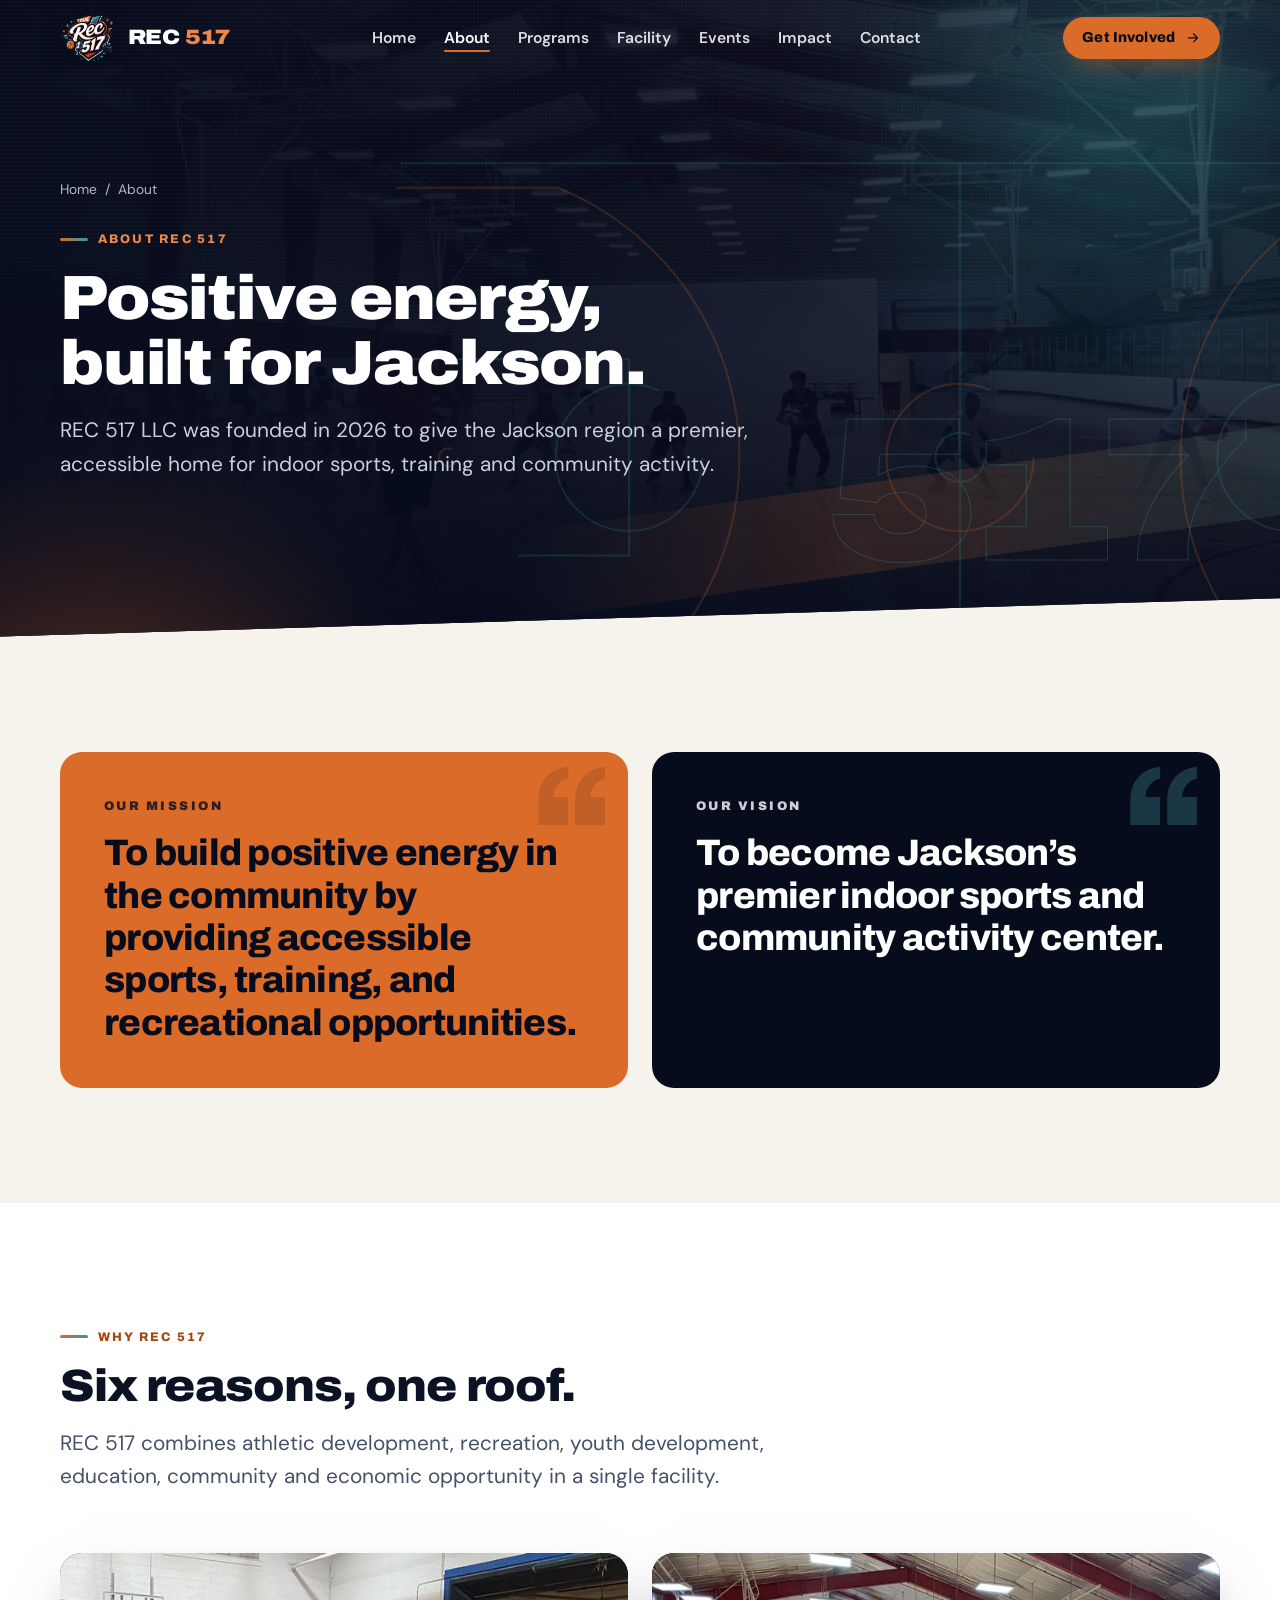
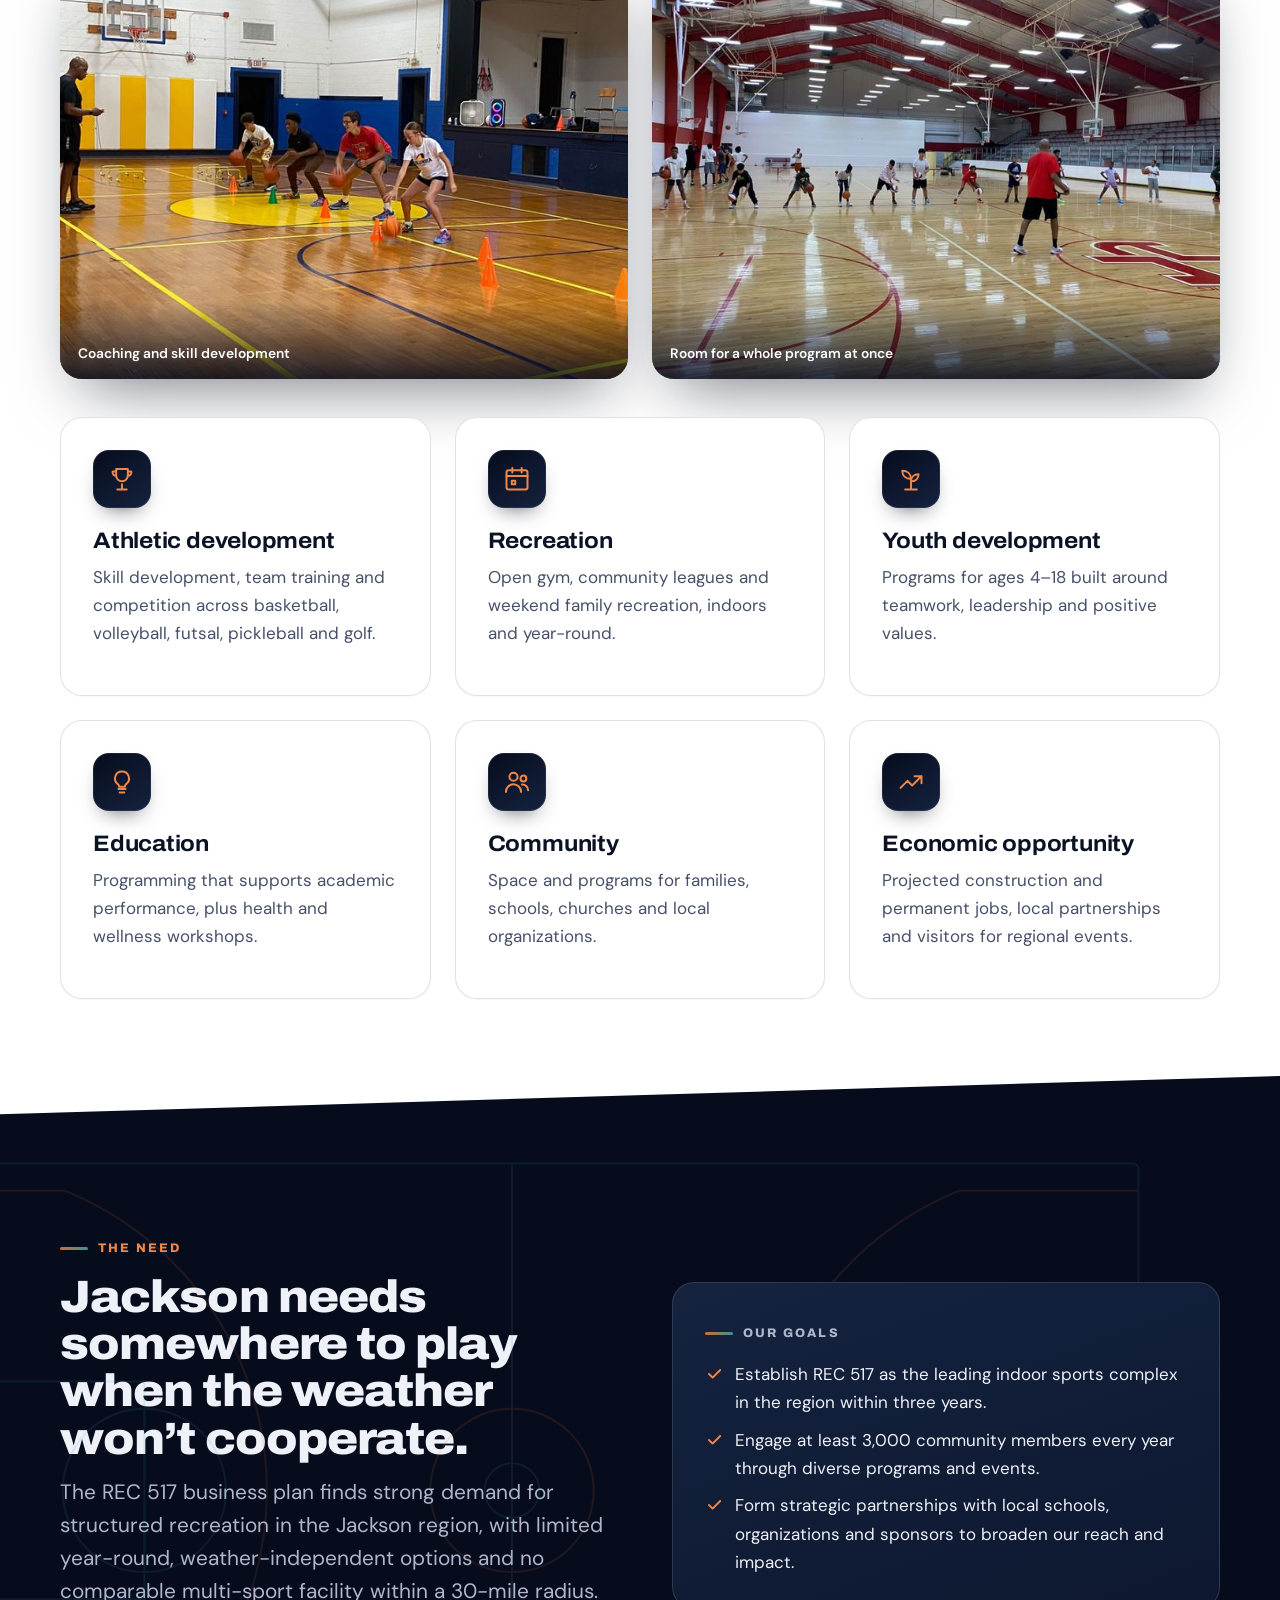
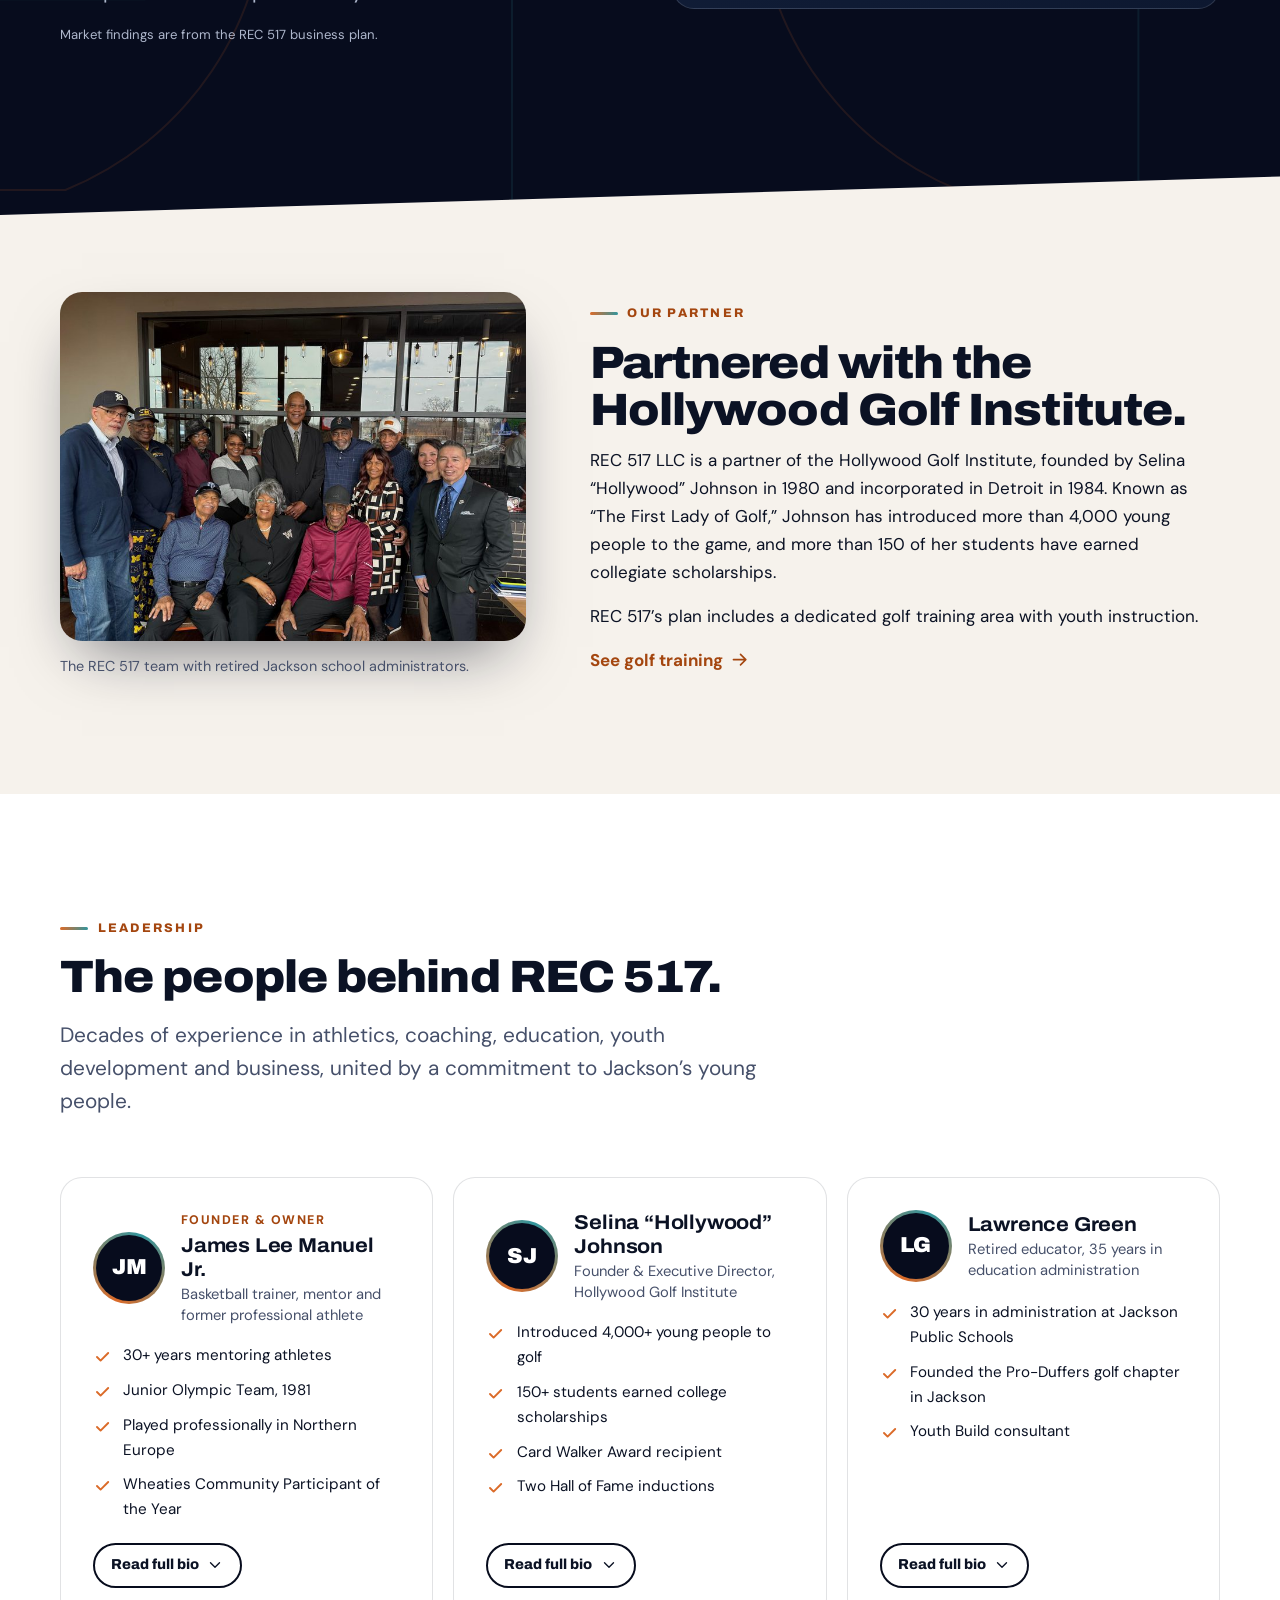
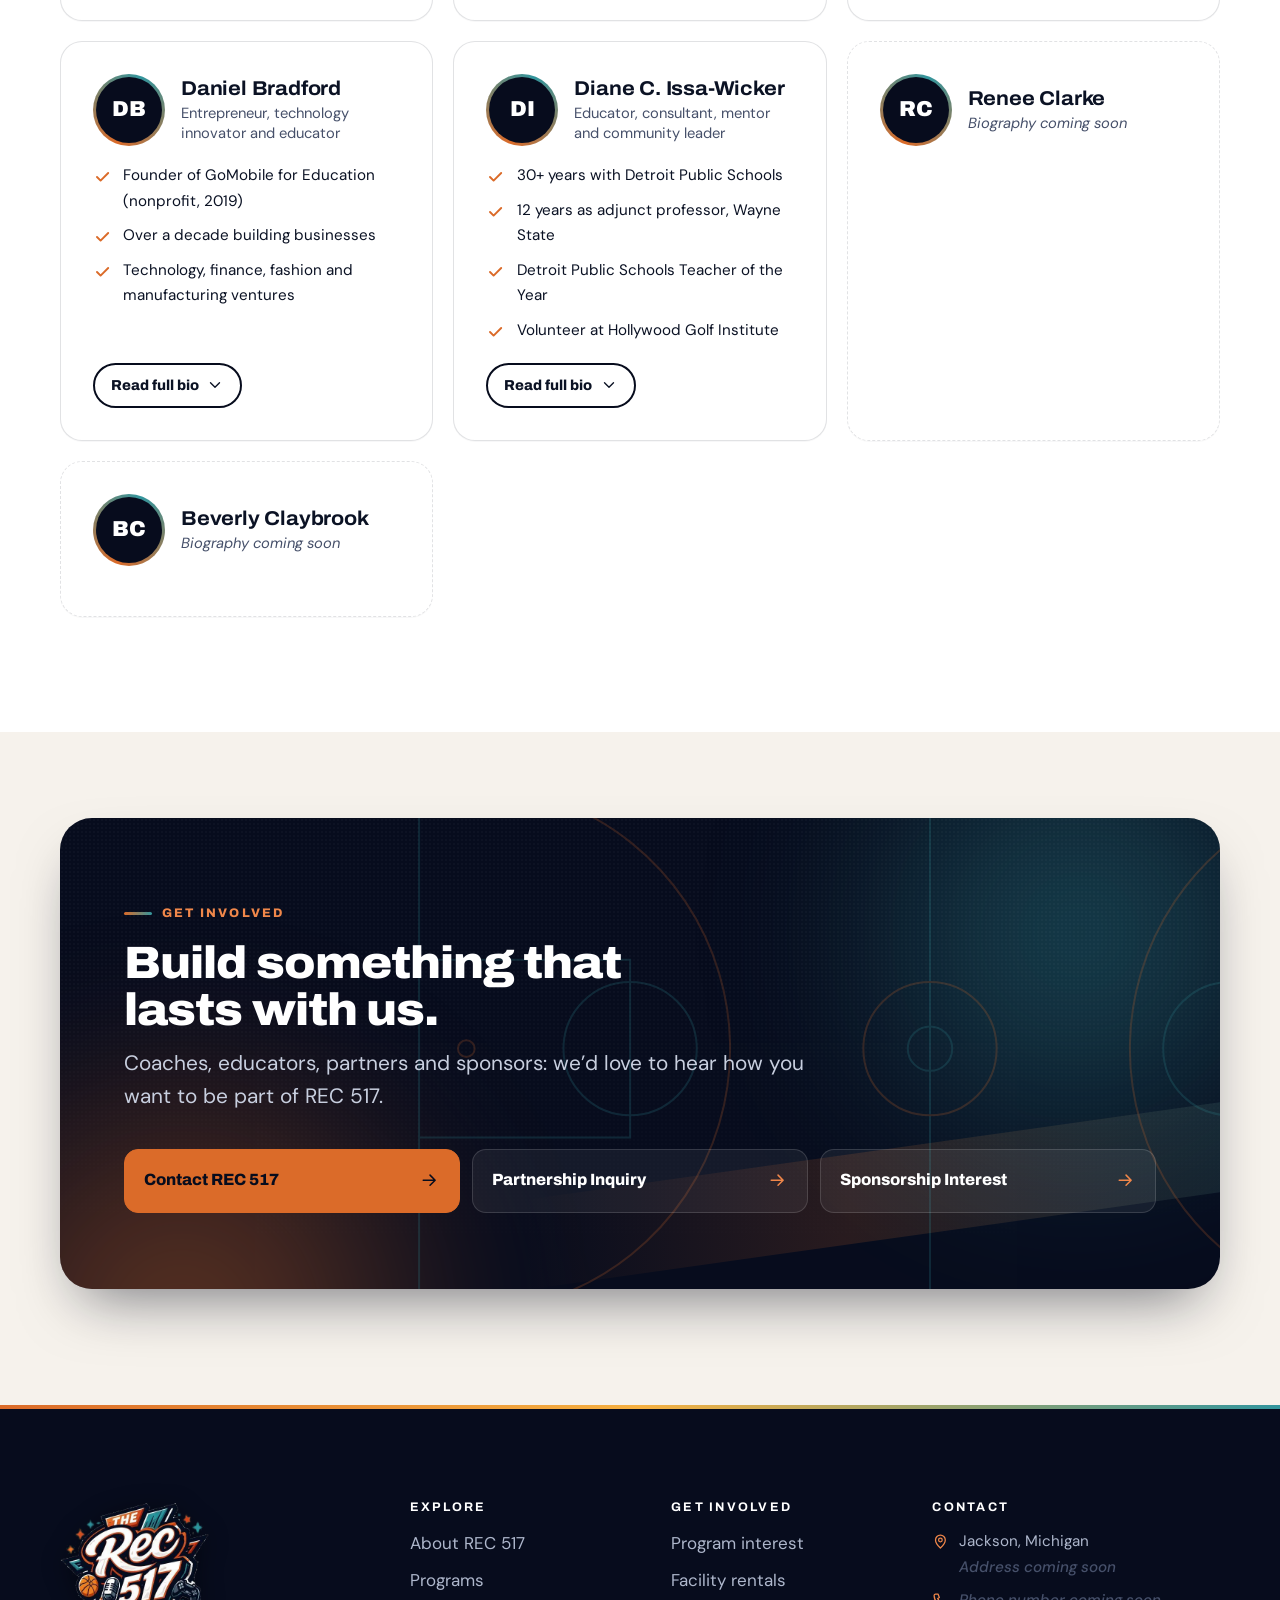
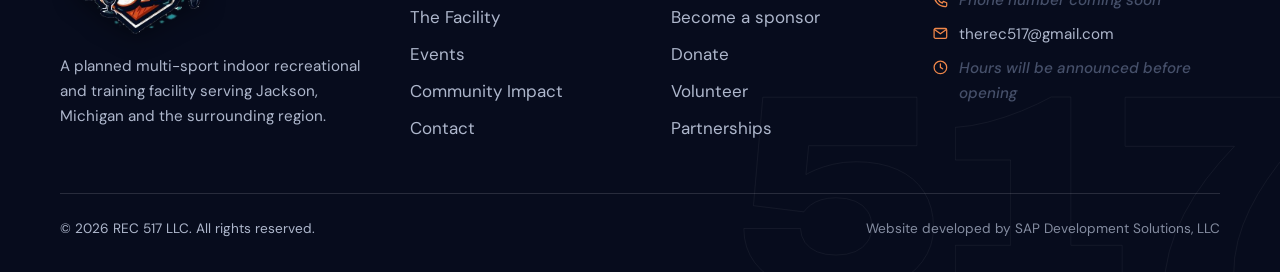
<file: about.html>
<!DOCTYPE html>
<html lang="en">
<head>
  <meta charset="utf-8">
  <meta name="viewport" content="width=device-width, initial-scale=1">
  <title>About REC 517 | Mission, Vision &amp; Leadership | Jackson, MI</title>
  <meta name="description" content="Meet REC 517 LLC: our mission to build positive energy through accessible sports, training and recreation in Jackson, Michigan, our vision, and our leadership team.">

  <!-- ==================================================================
       DOMAIN: after launch, replace https://www.example.com/ below with the
       live address (e.g. https://YOUR-ACCOUNT.github.io/rec-517/ or the
       custom domain). 4 spots per page: canonical, og:url, og:image, twitter:image.
       ================================================================== -->
  <link rel="canonical" href="https://www.example.com/about.html">
  <meta property="og:type" content="website">
  <meta property="og:site_name" content="REC 517">
  <meta property="og:locale" content="en_US">
  <meta property="og:title" content="About REC 517 | Mission, Vision &amp; Leadership | Jackson, MI">
  <meta property="og:description" content="Meet REC 517 LLC: our mission to build positive energy through accessible sports, training and recreation in Jackson, Michigan, our vision, and our leadership team.">
  <meta property="og:url" content="https://www.example.com/about.html">
  <meta property="og:image" content="https://www.example.com/og-image.jpg">
  <meta property="og:image:width" content="1200">
  <meta property="og:image:height" content="630">
  <meta property="og:image:alt" content="REC 517 logo: a planned indoor sports and training facility in Jackson, Michigan">
  <meta name="twitter:card" content="summary_large_image">
  <meta name="twitter:title" content="About REC 517 | Mission, Vision &amp; Leadership | Jackson, MI">
  <meta name="twitter:description" content="Meet REC 517 LLC: our mission to build positive energy through accessible sports, training and recreation in Jackson, Michigan, our vision, and our leadership team.">
  <meta name="twitter:image" content="https://www.example.com/og-image.jpg">
  <meta name="geo.region" content="US-MI">
  <meta name="geo.placename" content="Jackson, Michigan">

  <meta name="theme-color" content="#070c1d">
  <link rel="icon" type="image/svg+xml" href="./favicon.svg">
  <link rel="apple-touch-icon" href="./apple-touch-icon.png">

  <link rel="preconnect" href="https://fonts.googleapis.com">
  <link rel="preconnect" href="https://fonts.gstatic.com" crossorigin>
  <link href="https://fonts.googleapis.com/css2?family=Archivo:wdth,wght@100..125,500..900&amp;family=DM+Sans:opsz,wght@9..40,400..800&amp;display=swap" rel="stylesheet">
  <link rel="stylesheet" href="./style.css?v=20261113b">
  <link rel="stylesheet" href="./responsive.css?v=20261113b">
  <script>document.documentElement.classList.add("js");</script>
</head>
<body>
  <a class="skip-link" href="#main">Skip to main content</a>
  <header class="site-header">
    <div class="container header-inner">
      <a class="brand" href="./index.html" aria-label="REC 517 home">
        <img src="./rec-517-logo.png" alt="" width="56" height="50">
        <span class="brand-fallback" aria-hidden="true">517</span>
        <span class="brand-name" aria-hidden="true">REC <span>517</span></span>
      </a>
      <nav aria-label="Primary">
        <ul class="nav-links">
          <li><a href="./index.html">Home</a></li>
          <li><a href="./about.html" aria-current="page">About</a></li>
          <li><a href="./programs.html">Programs</a></li>
          <li><a href="./facility.html">Facility</a></li>
          <li><a href="./events.html">Events</a></li>
          <li><a href="./impact.html">Impact</a></li>
          <li><a href="./contact.html">Contact</a></li>
        </ul>
      </nav>
      <a class="btn btn-primary btn-sm header-cta" href="./involved.html">Get Involved<svg class="icon icon-arrow" viewBox="0 0 24 24" aria-hidden="true" focusable="false"><path d="M5 12h14M13 6l6 6-6 6"/></svg></a>
      <button type="button" class="menu-toggle" aria-expanded="false" aria-controls="mobile-menu" aria-label="Open menu">
        <span class="bars" aria-hidden="true"><span></span><span></span><span></span></span>
      </button>
    </div>
  </header>

  <div class="mobile-menu" id="mobile-menu" aria-hidden="true">
    <nav aria-label="Mobile">
      <ul>
        <li><a class="m-link" href="./index.html">Home<svg class="icon" viewBox="0 0 24 24" aria-hidden="true" focusable="false"><path d="M5 12h14M13 6l6 6-6 6"/></svg></a></li>
        <li><a class="m-link" href="./about.html" aria-current="page">About<svg class="icon" viewBox="0 0 24 24" aria-hidden="true" focusable="false"><path d="M5 12h14M13 6l6 6-6 6"/></svg></a></li>
        <li><a class="m-link" href="./programs.html">Programs<svg class="icon" viewBox="0 0 24 24" aria-hidden="true" focusable="false"><path d="M5 12h14M13 6l6 6-6 6"/></svg></a></li>
        <li><a class="m-link" href="./facility.html">Facility<svg class="icon" viewBox="0 0 24 24" aria-hidden="true" focusable="false"><path d="M5 12h14M13 6l6 6-6 6"/></svg></a></li>
        <li><a class="m-link" href="./events.html">Events<svg class="icon" viewBox="0 0 24 24" aria-hidden="true" focusable="false"><path d="M5 12h14M13 6l6 6-6 6"/></svg></a></li>
        <li><a class="m-link" href="./impact.html">Impact<svg class="icon" viewBox="0 0 24 24" aria-hidden="true" focusable="false"><path d="M5 12h14M13 6l6 6-6 6"/></svg></a></li>
        <li><a class="m-link" href="./contact.html">Contact<svg class="icon" viewBox="0 0 24 24" aria-hidden="true" focusable="false"><path d="M5 12h14M13 6l6 6-6 6"/></svg></a></li>
      </ul>
    </nav>
    <div class="m-foot">
      <a class="btn btn-primary" href="./involved.html">Get Involved<svg class="icon icon-arrow" viewBox="0 0 24 24" aria-hidden="true" focusable="false"><path d="M5 12h14M13 6l6 6-6 6"/></svg></a>
      <p>Jackson, Michigan · Indoor sports, training &amp; community</p>
    </div>
  </div>

  <main id="main">
    <section class="page-hero on-dark" aria-labelledby="page-title">
      <div class="hero-bg" aria-hidden="true"><img class="hero-photo" src="./photo-gym-line.jpg" srcset="./photo-gym-line-sm.jpg 720w, ./photo-gym-line.jpg 1920w" sizes="100vw" alt="" fetchpriority="high"><span class="shade"></span><span class="glow glow-a"></span><span class="glow glow-b"></span><span class="stripe"></span><svg class="court-lines draw" viewBox="0 0 940 500" preserveAspectRatio="xMidYMid meet" aria-hidden="true" focusable="false" data-parallax=".08">
  <rect pathLength="1" x="10" y="10" width="920" height="480" rx="4"/>
  <path pathLength="1" d="M470 10V490"/>
  <circle pathLength="1" class="hot" cx="470" cy="250" r="60"/>
  <circle pathLength="1" cx="470" cy="250" r="20"/>
  <path pathLength="1" d="M10 170H200V330H10"/>
  <circle pathLength="1" cx="200" cy="250" r="60"/>
  <path pathLength="1" class="hot" d="M10 30H142A237.5 237.5 0 0 1 142 470H10"/>
  <circle pathLength="1" class="hot" cx="52.5" cy="250" r="7.5"/>
  <path pathLength="1" d="M930 170H740V330H930"/>
  <circle pathLength="1" cx="740" cy="250" r="60"/>
  <path pathLength="1" class="hot" d="M930 30H798A237.5 237.5 0 0 0 798 470H930"/>
  <circle pathLength="1" class="hot" cx="887.5" cy="250" r="7.5"/>
</svg><span class="grain"></span></div>
      <div class="container">
        <nav class="breadcrumb" aria-label="Breadcrumb"><a href="./index.html">Home</a><span aria-hidden="true">/</span><span aria-current="page">About</span></nav>
        <p class="eyebrow">About REC 517</p>
        <h1 class="h1" id="page-title">Positive energy, built for Jackson.</h1>
        <p class="lead">REC 517 LLC was founded in 2026 to give the Jackson region a premier, accessible home for indoor sports, training and community activity.</p>
      </div>
      <span class="page-hero-mark" aria-hidden="true">517</span>
    </section>

    <!-- ================= MISSION & VISION ================= -->
    <section class="section" aria-labelledby="mv-title">
      <div class="container">
        <h2 class="sr-only" id="mv-title">Mission and vision</h2>
        <div class="grid grid-2 reveal-stagger">
          <div class="statement mission"><span class="big-q" aria-hidden="true">“</span><p class="label">Our mission</p><blockquote>To build positive energy in the community by providing accessible sports, training, and recreational opportunities.</blockquote></div>
          <div class="statement vision"><span class="big-q" aria-hidden="true">“</span><p class="label">Our vision</p><blockquote>To become Jackson’s premier indoor sports and community activity center.</blockquote></div>
        </div>
      </div>
    </section>

    <!-- ================= WHY REC 517 ================= -->
    <section class="section section--white" aria-labelledby="why-title">
      <div class="container">
        <div class="section-head reveal">
          <p class="eyebrow">Why REC 517</p>
          <h2 class="h2" id="why-title">Six reasons, one roof.</h2>
          <p class="lead">REC 517 combines athletic development, recreation, youth development, education, community and economic opportunity in a single facility.</p>
        </div>
        <div class="grid grid-2 reveal-stagger" style="margin-bottom:clamp(1.5rem,3vw,2.5rem)">
          <figure class="photo wide"><img src="./photo-hero-drills-sm.jpg" srcset="./photo-hero-drills-sm.jpg 720w, ./photo-hero-drills.jpg 1920w" sizes="(min-width: 640px) 50vw, 100vw" alt="A coach watching four young players dribble around cones" loading="lazy" width="720" height="486"><figcaption>Coaching and skill development</figcaption></figure>
          <figure class="photo wide"><img src="./photo-gym-drills-sm.jpg" alt="A large group of young players running ball-handling drills in a gym" loading="lazy" width="720" height="540"><figcaption>Room for a whole program at once</figcaption></figure>
        </div>
        <div class="grid grid-3 reveal-stagger">
          <article class="card"><span class="card-icon"><svg class="icon" viewBox="0 0 24 24" aria-hidden="true" focusable="false"><path d="M8 21h8M12 16.5V21M7 3.5h10V9a5 5 0 0 1-10 0zM7 5.5H4a3.2 3.2 0 0 0 3.2 4M17 5.5h3a3.2 3.2 0 0 1-3.2 4"/></svg></span><h3>Athletic development</h3><p>Skill development, team training and competition across basketball, volleyball, futsal, pickleball and golf.</p></article>
          <article class="card"><span class="card-icon"><svg class="icon" viewBox="0 0 24 24" aria-hidden="true" focusable="false"><rect x="3" y="4.5" width="18" height="16.5" rx="2"/><path d="M3 9.5h18M8 2.5v4M16 2.5v4M7.5 13.5h3v3h-3z"/></svg></span><h3>Recreation</h3><p>Open gym, community leagues and weekend family recreation, indoors and year-round.</p></article>
          <article class="card"><span class="card-icon"><svg class="icon" viewBox="0 0 24 24" aria-hidden="true" focusable="false"><path d="M12 21v-9M12 12c0-4.4-3.2-7-7.5-7 0 4.4 3.2 7 7.5 7zM12 14c0-3.6 2.7-6 6.5-6 0 3.6-2.7 6-6.5 6zM7 21h10"/></svg></span><h3>Youth development</h3><p>Programs for ages 4–18 built around teamwork, leadership and positive values.</p></article>
          <article class="card"><span class="card-icon"><svg class="icon" viewBox="0 0 24 24" aria-hidden="true" focusable="false"><path d="M9 18h6M10 21h4M12 3a6 6 0 0 0-3.6 10.8c.7.6 1.1 1.3 1.1 2.2h5c0-.9.4-1.6 1.1-2.2A6 6 0 0 0 12 3z"/></svg></span><h3>Education</h3><p>Programming that supports academic performance, plus health and wellness workshops.</p></article>
          <article class="card"><span class="card-icon"><svg class="icon" viewBox="0 0 24 24" aria-hidden="true" focusable="false"><circle cx="9" cy="7.5" r="3.5"/><path d="M2.5 20.5a6.5 6.5 0 0 1 13 0"/><circle cx="17.5" cy="9" r="2.5"/><path d="M16.3 14.1A5 5 0 0 1 21.5 19"/></svg></span><h3>Community</h3><p>Space and programs for families, schools, churches and local organizations.</p></article>
          <article class="card"><span class="card-icon"><svg class="icon" viewBox="0 0 24 24" aria-hidden="true" focusable="false"><path d="M3 17l6-6 4 4 8-8M15 7h6v6"/></svg></span><h3>Economic opportunity</h3><p>Projected construction and permanent jobs, local partnerships and visitors for regional events.</p></article>
        </div>
      </div>
    </section>

    <!-- ================= THE NEED + GOALS ================= -->
    <section class="section section--dark section--angle on-dark" aria-labelledby="need-title">
      <div class="bg-court" aria-hidden="true"><svg class="court-lines" viewBox="0 0 940 500" preserveAspectRatio="xMidYMid meet" aria-hidden="true" focusable="false">
  <rect pathLength="1" x="10" y="10" width="920" height="480" rx="4"/>
  <path pathLength="1" d="M470 10V490"/>
  <circle pathLength="1" class="hot" cx="470" cy="250" r="60"/>
  <circle pathLength="1" cx="470" cy="250" r="20"/>
  <path pathLength="1" d="M10 170H200V330H10"/>
  <circle pathLength="1" cx="200" cy="250" r="60"/>
  <path pathLength="1" class="hot" d="M10 30H142A237.5 237.5 0 0 1 142 470H10"/>
  <circle pathLength="1" class="hot" cx="52.5" cy="250" r="7.5"/>
  <path pathLength="1" d="M930 170H740V330H930"/>
  <circle pathLength="1" cx="740" cy="250" r="60"/>
  <path pathLength="1" class="hot" d="M930 30H798A237.5 237.5 0 0 0 798 470H930"/>
  <circle pathLength="1" class="hot" cx="887.5" cy="250" r="7.5"/>
</svg></div>
      <div class="container split">
        <div class="reveal">
          <p class="eyebrow">The need</p>
          <h2 class="h2" id="need-title">Jackson needs somewhere to play when the weather won’t cooperate.</h2>
          <p class="lead">The REC 517 business plan finds strong demand for structured recreation in the Jackson region, with limited year-round, weather-independent options and no comparable multi-sport facility within a 30-mile radius.</p>
          <p class="fine-print">Market findings are from the REC 517 business plan.</p>
        </div>
        <div class="card reveal">
          <p class="eyebrow">Our goals</p>
          <ul class="check-list">
            <li><svg class="icon" viewBox="0 0 24 24" aria-hidden="true" focusable="false"><path d="M5 12.5l4.5 4.5L19 7.5"/></svg><span>Establish REC 517 as the leading indoor sports complex in the region within three years.</span></li>
            <li><svg class="icon" viewBox="0 0 24 24" aria-hidden="true" focusable="false"><path d="M5 12.5l4.5 4.5L19 7.5"/></svg><span>Engage at least 3,000 community members every year through diverse programs and events.</span></li>
            <li><svg class="icon" viewBox="0 0 24 24" aria-hidden="true" focusable="false"><path d="M5 12.5l4.5 4.5L19 7.5"/></svg><span>Form strategic partnerships with local schools, organizations and sponsors to broaden our reach and impact.</span></li>
          </ul>
        </div>
      </div>
    </section>

    <!-- ================= PARTNER ================= -->
    <section class="section" aria-labelledby="partner-title">
      <div class="container split wide-right">
        <div class="reveal">
          <figure class="team-photo">
            <img src="./team-photo.jpg" srcset="./team-photo-800.jpg 800w, ./team-photo.jpg 1600w" sizes="(min-width: 900px) 55vw, 100vw" alt="Members of the REC 517 team posing together for a group photo" width="1600" height="1200" loading="lazy">
            <!-- EDIT: the business plan's caption for this photo names: (front seated) Willie Green, Selina Johnson;
                 (back, left to right) Daniel Bradford, James Manuel Jr., Diane C. Issa-Wicker, Renee Clarke, Roberto Torres.
                 Confirm names (the plan's bio says "Lawrence Green") and permission before adding them here. -->
            <figcaption>The REC 517 team with retired Jackson school administrators.</figcaption>
          </figure>
        </div>
        <div class="reveal">
          <p class="eyebrow">Our partner</p>
          <h2 class="h2" id="partner-title">Partnered with the Hollywood Golf Institute.</h2>
          <p>REC 517 LLC is a partner of the Hollywood Golf Institute, founded by Selina “Hollywood” Johnson in 1980 and incorporated in Detroit in 1984. Known as “The First Lady of Golf,” Johnson has introduced more than 4,000 young people to the game, and more than 150 of her students have earned collegiate scholarships.</p>
          <p>REC 517’s plan includes a dedicated golf training area with youth instruction.</p>
          <a class="link-arrow" href="./programs.html#golf">See golf training<svg class="icon" viewBox="0 0 24 24" aria-hidden="true" focusable="false"><path d="M5 12h14M13 6l6 6-6 6"/></svg></a>
        </div>
      </div>
    </section>

    <!-- ================= LEADERSHIP ================= -->
    <section class="section section--white" aria-labelledby="leaders-title">
      <div class="container">
        <div class="section-head reveal">
          <p class="eyebrow">Leadership</p>
          <h2 class="h2" id="leaders-title">The people behind REC 517.</h2>
          <p class="lead">Decades of experience in athletics, coaching, education, youth development and business, united by a commitment to Jackson’s young people.</p>
        </div>
        <!-- Leadership cards come from data.js ("leadership"). -->
        <div class="leader-grid" id="leader-grid" aria-live="polite">
          <noscript><ul class="check-list"><li>James Lee Manuel Jr.</li><li>Selina “Hollywood” Johnson</li><li>Lawrence Green</li><li>Daniel Bradford</li><li>Diane C. Issa-Wicker</li><li>Renee Clarke</li><li>Beverly Claybrook</li></ul></noscript>
        </div>
      </div>
    </section>

    <section class="section cta-wrap" aria-labelledby="cta-title">
      <div class="container">
        <div class="cta-band on-dark reveal">
          <div class="hero-bg" aria-hidden="true"><span class="glow glow-a"></span><span class="glow glow-b"></span><span class="stripe"></span><svg class="court-lines" viewBox="0 0 940 500" preserveAspectRatio="xMidYMid meet" aria-hidden="true" focusable="false">
  <rect pathLength="1" x="10" y="10" width="920" height="480" rx="4"/>
  <path pathLength="1" d="M470 10V490"/>
  <circle pathLength="1" class="hot" cx="470" cy="250" r="60"/>
  <circle pathLength="1" cx="470" cy="250" r="20"/>
  <path pathLength="1" d="M10 170H200V330H10"/>
  <circle pathLength="1" cx="200" cy="250" r="60"/>
  <path pathLength="1" class="hot" d="M10 30H142A237.5 237.5 0 0 1 142 470H10"/>
  <circle pathLength="1" class="hot" cx="52.5" cy="250" r="7.5"/>
  <path pathLength="1" d="M930 170H740V330H930"/>
  <circle pathLength="1" cx="740" cy="250" r="60"/>
  <path pathLength="1" class="hot" d="M930 30H798A237.5 237.5 0 0 0 798 470H930"/>
  <circle pathLength="1" class="hot" cx="887.5" cy="250" r="7.5"/>
</svg><span class="grain"></span></div>
          <p class="eyebrow">Get involved</p>
          <h2 class="h2" id="cta-title">Build something that lasts with us.</h2>
          <p class="lead">Coaches, educators, partners and sponsors: we’d love to hear how you want to be part of REC 517.</p>
          <div class="inquiry-grid">
          <a class="inquiry featured" href="./contact.html?interest=general">Contact REC 517<svg class="icon" viewBox="0 0 24 24" aria-hidden="true" focusable="false"><path d="M5 12h14M13 6l6 6-6 6"/></svg></a>
          <a class="inquiry" href="./contact.html?interest=partnership">Partnership Inquiry<svg class="icon" viewBox="0 0 24 24" aria-hidden="true" focusable="false"><path d="M5 12h14M13 6l6 6-6 6"/></svg></a>
          <a class="inquiry" href="./involved.html#sponsor">Sponsorship Interest<svg class="icon" viewBox="0 0 24 24" aria-hidden="true" focusable="false"><path d="M5 12h14M13 6l6 6-6 6"/></svg></a>
          </div>
        </div>
      </div>
    </section>

  </main>

  <footer class="site-footer">
    <div class="container">
      <div class="footer-grid">
        <div class="footer-brand">
          <a class="brand" href="./index.html" aria-label="REC 517 home"><img src="./rec-517-logo.png" alt="" width="150" height="133" loading="lazy"><span class="brand-fallback" aria-hidden="true">517</span></a>
          <p>A planned multi-sport indoor recreational and training facility serving Jackson, Michigan and the surrounding region.</p>
        </div>
        <div>
          <h2>Explore</h2>
          <ul>
            <li><a href="./about.html">About REC 517</a></li>
            <li><a href="./programs.html">Programs</a></li>
            <li><a href="./facility.html">The Facility</a></li>
            <li><a href="./events.html">Events</a></li>
            <li><a href="./impact.html">Community Impact</a></li>
            <li><a href="./contact.html">Contact</a></li>
          </ul>
        </div>
        <div>
          <h2>Get Involved</h2>
          <ul>
            <li><a href="./contact.html?interest=youth">Program interest</a></li>
            <li><a href="./contact.html?interest=rental">Facility rentals</a></li>
            <li><a href="./involved.html#sponsor">Become a sponsor</a></li>
            <li><a href="./involved.html#donate">Donate</a></li>
            <li><a href="./involved.html#volunteer">Volunteer</a></li>
            <li><a href="./contact.html?interest=partnership">Partnerships</a></li>
          </ul>
          <ul class="footer-social" data-socials aria-label="Social media"></ul>
        </div>
        <div>
          <h2>Contact</h2>
          <!-- EDIT: these fill in automatically from data.js (site.address, phone, email, hours) -->
          <ul class="footer-contact">
            <li><svg class="icon" viewBox="0 0 24 24" aria-hidden="true" focusable="false"><path d="M12 21.5s-7-6.2-7-11.5a7 7 0 0 1 14 0c0 5.3-7 11.5-7 11.5z"/><circle cx="12" cy="10" r="2.6"/></svg><span>Jackson, Michigan<br><span data-contact="address"></span></span></li>
            <li><svg class="icon" viewBox="0 0 24 24" aria-hidden="true" focusable="false"><path d="M5 3h3.6l1.9 4.8-2.4 1.5a11.3 11.3 0 0 0 6.6 6.6l1.5-2.4L21 15.4V19a2 2 0 0 1-2.2 2A16.4 16.4 0 0 1 3 5.2 2 2 0 0 1 5 3z"/></svg><span data-contact="phone"></span></li>
            <li><svg class="icon" viewBox="0 0 24 24" aria-hidden="true" focusable="false"><rect x="3" y="5" width="18" height="14" rx="2"/><path d="M3.5 6.5l8.5 6 8.5-6"/></svg><span data-contact="email"></span></li>
            <li><svg class="icon" viewBox="0 0 24 24" aria-hidden="true" focusable="false"><circle cx="12" cy="12" r="9"/><path d="M12 7v5l3.2 2"/></svg><span data-contact="hours"></span></li>
          </ul>
        </div>
      </div>
      <div class="footer-bottom">
        <p>&copy; <span data-year>2026</span> REC 517 LLC. All rights reserved.</p>
        <p class="dev-credit" data-dev-credit>Website developed by SAP Development Solutions, LLC</p>
      </div>
    </div>
    <span class="footer-big" aria-hidden="true">517</span>
  </footer>

  <script src="./data.js?v=20261113b"></script>
  <script src="./app.js?v=20261113b"></script>
  <script src="./animations.js?v=20261113b"></script>
</body>
</html>
</file>
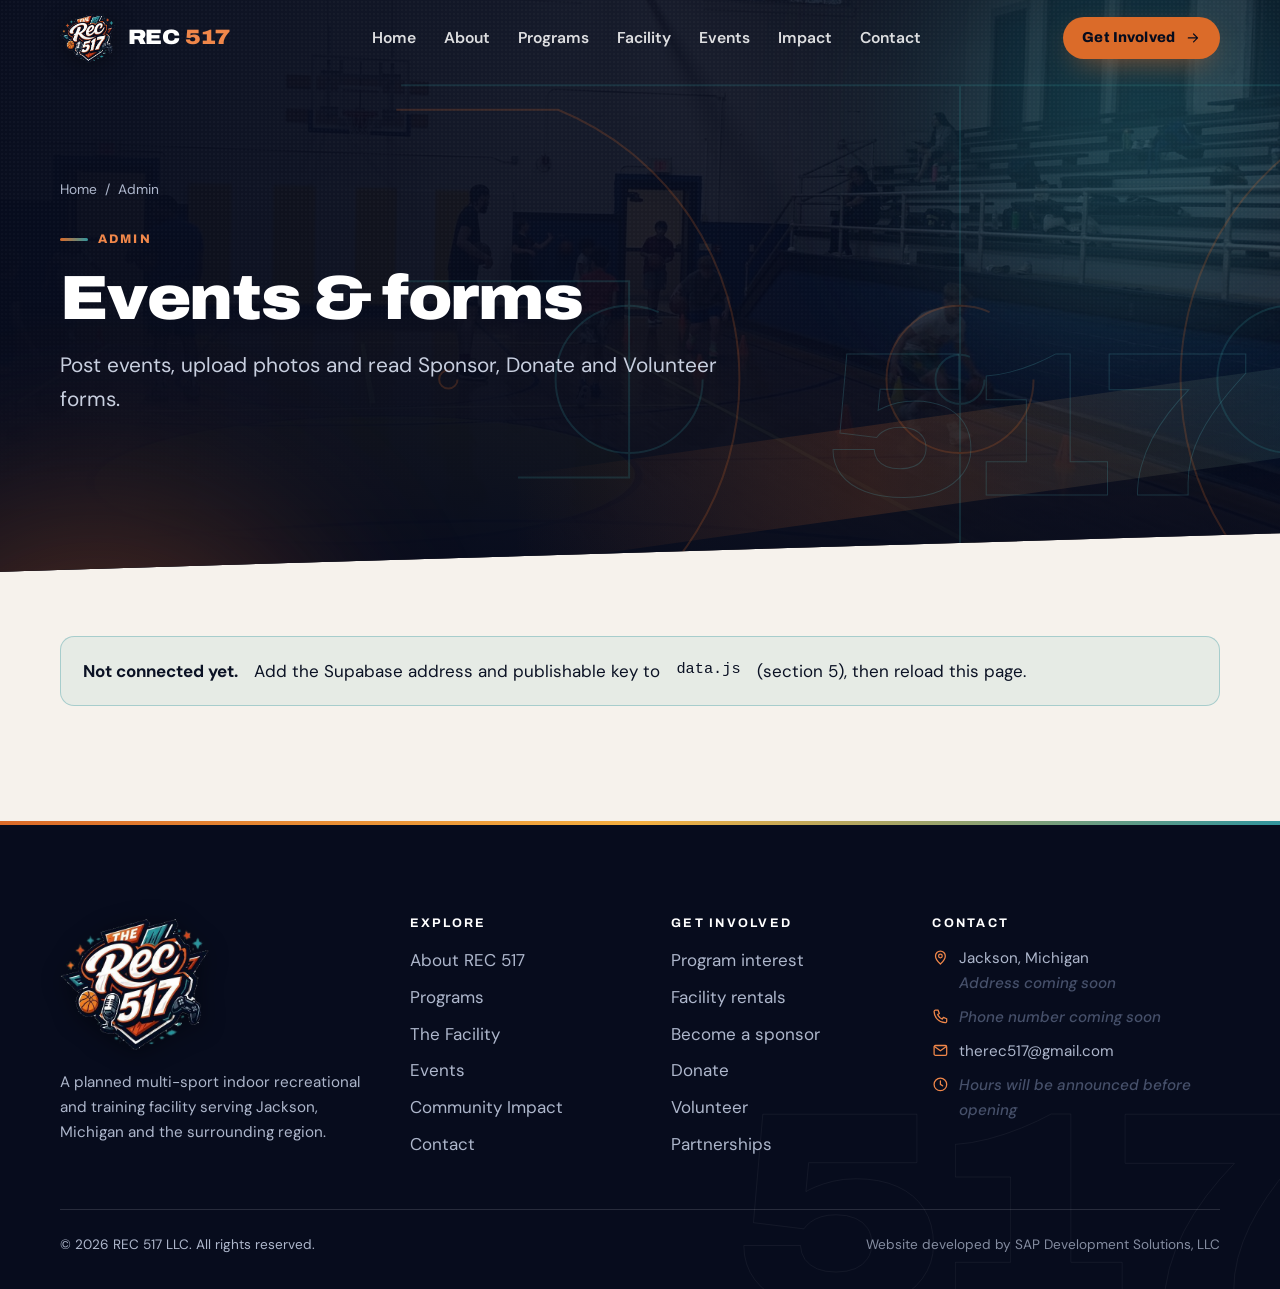
<file: admin.html>
<!DOCTYPE html>
<html lang="en">
<head>
  <meta charset="utf-8">
  <meta name="viewport" content="width=device-width, initial-scale=1">
  <meta name="robots" content="noindex, nofollow">
  <title>Admin | REC 517</title>
  <meta name="description" content="REC 517 site admin.">

  <!-- ==================================================================
       DOMAIN: after launch, replace https://www.example.com/ below with the
       live address (e.g. https://YOUR-ACCOUNT.github.io/rec-517/ or the
       custom domain). 4 spots per page: canonical, og:url, og:image, twitter:image.
       ================================================================== -->
  <link rel="canonical" href="https://www.example.com/admin.html">
  <meta property="og:type" content="website">
  <meta property="og:site_name" content="REC 517">
  <meta property="og:locale" content="en_US">
  <meta property="og:title" content="Admin | REC 517">
  <meta property="og:description" content="REC 517 site admin.">
  <meta property="og:url" content="https://www.example.com/admin.html">
  <meta property="og:image" content="https://www.example.com/og-image.jpg">
  <meta property="og:image:width" content="1200">
  <meta property="og:image:height" content="630">
  <meta property="og:image:alt" content="REC 517 logo: a planned indoor sports and training facility in Jackson, Michigan">
  <meta name="twitter:card" content="summary_large_image">
  <meta name="twitter:title" content="Admin | REC 517">
  <meta name="twitter:description" content="REC 517 site admin.">
  <meta name="twitter:image" content="https://www.example.com/og-image.jpg">
  <meta name="geo.region" content="US-MI">
  <meta name="geo.placename" content="Jackson, Michigan">

  <meta name="theme-color" content="#070c1d">
  <link rel="icon" type="image/svg+xml" href="./favicon.svg">
  <link rel="apple-touch-icon" href="./apple-touch-icon.png">

  <link rel="preconnect" href="https://fonts.googleapis.com">
  <link rel="preconnect" href="https://fonts.gstatic.com" crossorigin>
  <link href="https://fonts.googleapis.com/css2?family=Archivo:wdth,wght@100..125,500..900&amp;family=DM+Sans:opsz,wght@9..40,400..800&amp;display=swap" rel="stylesheet">
  <link rel="stylesheet" href="./style.css?v=20261113b">
  <link rel="stylesheet" href="./responsive.css?v=20261113b">
  <script>document.documentElement.classList.add("js");</script>
</head>
<body>
  <a class="skip-link" href="#main">Skip to main content</a>
  <header class="site-header">
    <div class="container header-inner">
      <a class="brand" href="./index.html" aria-label="REC 517 home">
        <img src="./rec-517-logo.png" alt="" width="56" height="50">
        <span class="brand-fallback" aria-hidden="true">517</span>
        <span class="brand-name" aria-hidden="true">REC <span>517</span></span>
      </a>
      <nav aria-label="Primary">
        <ul class="nav-links">
          <li><a href="./index.html">Home</a></li>
          <li><a href="./about.html">About</a></li>
          <li><a href="./programs.html">Programs</a></li>
          <li><a href="./facility.html">Facility</a></li>
          <li><a href="./events.html">Events</a></li>
          <li><a href="./impact.html">Impact</a></li>
          <li><a href="./contact.html">Contact</a></li>
        </ul>
      </nav>
      <a class="btn btn-primary btn-sm header-cta" href="./involved.html">Get Involved<svg class="icon icon-arrow" viewBox="0 0 24 24" aria-hidden="true" focusable="false"><path d="M5 12h14M13 6l6 6-6 6"/></svg></a>
      <button type="button" class="menu-toggle" aria-expanded="false" aria-controls="mobile-menu" aria-label="Open menu">
        <span class="bars" aria-hidden="true"><span></span><span></span><span></span></span>
      </button>
    </div>
  </header>

  <div class="mobile-menu" id="mobile-menu" aria-hidden="true">
    <nav aria-label="Mobile">
      <ul>
        <li><a class="m-link" href="./index.html">Home<svg class="icon" viewBox="0 0 24 24" aria-hidden="true" focusable="false"><path d="M5 12h14M13 6l6 6-6 6"/></svg></a></li>
        <li><a class="m-link" href="./about.html">About<svg class="icon" viewBox="0 0 24 24" aria-hidden="true" focusable="false"><path d="M5 12h14M13 6l6 6-6 6"/></svg></a></li>
        <li><a class="m-link" href="./programs.html">Programs<svg class="icon" viewBox="0 0 24 24" aria-hidden="true" focusable="false"><path d="M5 12h14M13 6l6 6-6 6"/></svg></a></li>
        <li><a class="m-link" href="./facility.html">Facility<svg class="icon" viewBox="0 0 24 24" aria-hidden="true" focusable="false"><path d="M5 12h14M13 6l6 6-6 6"/></svg></a></li>
        <li><a class="m-link" href="./events.html">Events<svg class="icon" viewBox="0 0 24 24" aria-hidden="true" focusable="false"><path d="M5 12h14M13 6l6 6-6 6"/></svg></a></li>
        <li><a class="m-link" href="./impact.html">Impact<svg class="icon" viewBox="0 0 24 24" aria-hidden="true" focusable="false"><path d="M5 12h14M13 6l6 6-6 6"/></svg></a></li>
        <li><a class="m-link" href="./contact.html">Contact<svg class="icon" viewBox="0 0 24 24" aria-hidden="true" focusable="false"><path d="M5 12h14M13 6l6 6-6 6"/></svg></a></li>
      </ul>
    </nav>
    <div class="m-foot">
      <a class="btn btn-primary" href="./involved.html">Get Involved<svg class="icon icon-arrow" viewBox="0 0 24 24" aria-hidden="true" focusable="false"><path d="M5 12h14M13 6l6 6-6 6"/></svg></a>
      <p>Jackson, Michigan · Indoor sports, training &amp; community</p>
    </div>
  </div>

  <main id="main">
    <section class="page-hero on-dark" aria-labelledby="page-title">
      <div class="hero-bg" aria-hidden="true"><img class="hero-photo" src="./photo-cone-drills.jpg" srcset="./photo-cone-drills-sm.jpg 720w, ./photo-cone-drills.jpg 1920w" sizes="100vw" alt="" fetchpriority="high"><span class="shade"></span><span class="glow glow-a"></span><span class="glow glow-b"></span><span class="stripe"></span><svg class="court-lines draw" viewBox="0 0 940 500" preserveAspectRatio="xMidYMid meet" aria-hidden="true" focusable="false" data-parallax=".08">
  <rect pathLength="1" x="10" y="10" width="920" height="480" rx="4"/>
  <path pathLength="1" d="M470 10V490"/>
  <circle pathLength="1" class="hot" cx="470" cy="250" r="60"/>
  <circle pathLength="1" cx="470" cy="250" r="20"/>
  <path pathLength="1" d="M10 170H200V330H10"/>
  <circle pathLength="1" cx="200" cy="250" r="60"/>
  <path pathLength="1" class="hot" d="M10 30H142A237.5 237.5 0 0 1 142 470H10"/>
  <circle pathLength="1" class="hot" cx="52.5" cy="250" r="7.5"/>
  <path pathLength="1" d="M930 170H740V330H930"/>
  <circle pathLength="1" cx="740" cy="250" r="60"/>
  <path pathLength="1" class="hot" d="M930 30H798A237.5 237.5 0 0 0 798 470H930"/>
  <circle pathLength="1" class="hot" cx="887.5" cy="250" r="7.5"/>
</svg><span class="grain"></span></div>
      <div class="container">
        <nav class="breadcrumb" aria-label="Breadcrumb"><a href="./index.html">Home</a><span aria-hidden="true">/</span><span aria-current="page">Admin</span></nav>
        <p class="eyebrow">Admin</p>
        <h1 class="h1" id="page-title">Events &amp; forms</h1>
        <p class="lead">Post events, upload photos and read Sponsor, Donate and Volunteer forms.</p>
      </div>
      <span class="page-hero-mark" aria-hidden="true">517</span>
    </section>

    <section class="section admin" aria-labelledby="admin-h">
      <div class="container">
        <h2 class="sr-only" id="admin-h">Admin</h2>
        <div class="notice" data-not-connected hidden><strong>Not connected yet.</strong> Add the Supabase address and publishable key to <code>data.js</code> (section 5), then reload this page.</div>

        <div class="admin-card" data-view="signin" hidden>
          <h2 class="h3">Sign in</h2>
          <form id="signin-form" novalidate>
            <div class="form-grid">
              <div class="field"><label for="a-email">Email</label><input id="a-email" type="email" autocomplete="username" required></div>
              <div class="field"><label for="a-pass">Password</label><input id="a-pass" type="password" autocomplete="current-password" required></div>
              <div class="btn-row"><button class="btn btn-primary" type="submit">Sign in</button><button class="btn btn-outline btn-sm" type="button" data-forgot>Forgot password?</button></div>
            </div>
            <div class="form-status" data-signin-status role="status" aria-live="polite" tabindex="-1"></div>
          </form>
        </div>

        <div class="admin-card" data-view="newpass" hidden>
          <h2 class="h3">Choose a new password</h2>
          <form id="newpass-form" novalidate>
            <div class="form-grid">
              <div class="field"><label for="a-new">New password (at least 10 characters)</label><input id="a-new" type="password" autocomplete="new-password" minlength="10" required></div>
              <div><button class="btn btn-primary" type="submit">Save password</button></div>
            </div>
            <div class="form-status" data-newpass-status role="status" aria-live="polite" tabindex="-1"></div>
          </form>
        </div>

        <div class="admin-card" data-view="denied" hidden>
          <h2 class="h3">Admin access only</h2>
          <p>This login isn’t an admin for REC 517. Ask the site owner to add you.</p>
          <button class="btn btn-outline btn-sm" type="button" data-signout>Sign out</button>
        </div>

        <div data-view="app" hidden>
          <div class="admin-bar">
            <div class="admin-tabs" role="tablist" aria-label="Admin sections">
              <button type="button" role="tab" id="tab-events" aria-controls="panel-events" aria-selected="true" data-tab="events">Events</button>
              <button type="button" role="tab" id="tab-forms" aria-controls="panel-forms" aria-selected="false" data-tab="forms" tabindex="-1">Forms <span class="badge" data-new-count hidden></span></button>
            </div>
            <p class="admin-who"><span data-who></span> · <button type="button" class="linklike" data-signout>Sign out</button></p>
          </div>
          <div class="form-status" data-app-status role="status" aria-live="polite" tabindex="-1"></div>

          <div role="tabpanel" id="panel-events" aria-labelledby="tab-events" data-panel="events">
            <div data-ev-list-view>
              <div class="admin-row-head"><h2 class="h3">Events</h2><button class="btn btn-primary btn-sm" type="button" data-new-event>+ New event</button></div>
              <ul class="admin-list" data-ev-list></ul>
            </div>
            <div data-ev-edit-view hidden>
              <button type="button" class="linklike back" data-back>&larr; All events</button>
              <h2 class="h3" data-ev-heading>New event</h2>
              <form id="event-form" class="admin-card" novalidate>
                <div class="form-grid two">
                  <div class="field full"><label for="e-title">Title <span class="req" aria-hidden="true">*</span></label><input id="e-title" name="title" maxlength="120" required><span class="error">Please add a title.</span></div>
                  <div class="field"><label for="e-date">Date <span class="req" aria-hidden="true">*</span></label><input id="e-date" name="event_date" type="date" required><span class="error">Please choose the date.</span></div>
                  <div class="field"><label for="e-end">End date <span class="opt">(multi-day only)</span></label><input id="e-end" name="end_date" type="date"></div>
                  <div class="field"><label for="e-time">Time <span class="opt">(e.g. 6:00 – 9:00 PM)</span></label><input id="e-time" name="time_text" maxlength="80"></div>
                  <div class="field"><label for="e-loc">Location</label><input id="e-loc" name="location" maxlength="160"></div>
                  <div class="field full"><label for="e-sum">Short summary <span class="opt">(shows on the card)</span></label><textarea id="e-sum" name="summary" maxlength="400" rows="3"></textarea></div>
                  <div class="field full"><label for="e-det">Full details <span class="opt">(optional)</span></label><textarea id="e-det" name="details" maxlength="4000" rows="5"></textarea></div>
                  <div class="field"><label for="e-link">Button link <span class="opt">(registration, tickets; starts with https://)</span></label><input id="e-link" name="link_url" type="url" inputmode="url" maxlength="500" placeholder="https://"><span class="error">The link must start with https://</span></div>
                  <div class="field"><label for="e-linklabel">Button text</label><input id="e-linklabel" name="link_label" maxlength="40" placeholder="Register"></div>
                  <div class="field full"><label class="check"><input type="checkbox" id="e-pub" name="published"><span><strong>Published</strong>: show this event on the website</span></label></div>
                  <div class="full btn-row"><button class="btn btn-primary" type="submit">Save event</button><button class="btn btn-outline btn-sm danger" type="button" data-del-event hidden>Delete event</button></div>
                </div>
              </form>

              <div class="admin-card" data-photos-card>
                <h3>Photos</h3>
                <p class="fine-print" data-photos-hint>Save the event first, then add photos.</p>
                <div data-photo-tools hidden>
                  <div class="dropzone" data-drop>
                    <p><strong>Start with the event flyer.</strong> The flyer is the thumbnail on the Events page and the first picture in the gallery. Then add photos from your phone or computer; they’re resized automatically.</p>
                    <div class="btn-row">
                      <label class="btn btn-primary btn-sm file-btn">Add flyer<input type="file" accept="image/*" data-flyer></label>
                      <label class="btn btn-outline btn-sm file-btn">Choose photos<input type="file" accept="image/*" multiple data-pick></label>
                      <label class="btn btn-outline btn-sm file-btn camera-btn">Take a photo<input type="file" accept="image/*" capture="environment" data-camera></label>
                    </div>
                    <p class="fine-print desktop-only">Or drag photos onto this box.</p>
                  </div>
                  <div class="upload-queue" data-queue hidden>
                    <div class="progress"><span data-progress-bar></span></div>
                    <p class="fine-print" data-progress-text aria-live="polite"></p>
                  </div>
                  <ul class="photo-admin-grid" data-photo-grid></ul>
                </div>
              </div>
            </div>
          </div>

          <div role="tabpanel" id="panel-forms" aria-labelledby="tab-forms" data-panel="forms" hidden>
            <div data-rq-list-view>
              <div class="admin-row-head">
                <h2 class="h3">Sponsor, donate &amp; volunteer forms</h2>
                <button class="btn btn-outline btn-sm" type="button" data-export>Download CSV</button>
              </div>
              <div class="filter-bar" role="group" aria-label="Filter forms">
                <button type="button" class="filter-btn" data-kind-filter="" aria-pressed="true">All</button>
                <button type="button" class="filter-btn" data-kind-filter="sponsor" aria-pressed="false">Sponsors</button>
                <button type="button" class="filter-btn" data-kind-filter="donate" aria-pressed="false">Donations</button>
                <button type="button" class="filter-btn" data-kind-filter="volunteer" aria-pressed="false">Volunteers</button>
              </div>
              <ul class="admin-list" data-rq-list></ul>
            </div>
            <div data-rq-detail-view hidden>
              <button type="button" class="linklike back" data-rq-back>&larr; All forms</button>
              <div class="admin-card" data-rq-detail></div>
            </div>
          </div>
        </div>
      </div>
    </section>

  </main>

  <footer class="site-footer">
    <div class="container">
      <div class="footer-grid">
        <div class="footer-brand">
          <a class="brand" href="./index.html" aria-label="REC 517 home"><img src="./rec-517-logo.png" alt="" width="150" height="133" loading="lazy"><span class="brand-fallback" aria-hidden="true">517</span></a>
          <p>A planned multi-sport indoor recreational and training facility serving Jackson, Michigan and the surrounding region.</p>
        </div>
        <div>
          <h2>Explore</h2>
          <ul>
            <li><a href="./about.html">About REC 517</a></li>
            <li><a href="./programs.html">Programs</a></li>
            <li><a href="./facility.html">The Facility</a></li>
            <li><a href="./events.html">Events</a></li>
            <li><a href="./impact.html">Community Impact</a></li>
            <li><a href="./contact.html">Contact</a></li>
          </ul>
        </div>
        <div>
          <h2>Get Involved</h2>
          <ul>
            <li><a href="./contact.html?interest=youth">Program interest</a></li>
            <li><a href="./contact.html?interest=rental">Facility rentals</a></li>
            <li><a href="./involved.html#sponsor">Become a sponsor</a></li>
            <li><a href="./involved.html#donate">Donate</a></li>
            <li><a href="./involved.html#volunteer">Volunteer</a></li>
            <li><a href="./contact.html?interest=partnership">Partnerships</a></li>
          </ul>
          <ul class="footer-social" data-socials aria-label="Social media"></ul>
        </div>
        <div>
          <h2>Contact</h2>
          <!-- EDIT: these fill in automatically from data.js (site.address, phone, email, hours) -->
          <ul class="footer-contact">
            <li><svg class="icon" viewBox="0 0 24 24" aria-hidden="true" focusable="false"><path d="M12 21.5s-7-6.2-7-11.5a7 7 0 0 1 14 0c0 5.3-7 11.5-7 11.5z"/><circle cx="12" cy="10" r="2.6"/></svg><span>Jackson, Michigan<br><span data-contact="address"></span></span></li>
            <li><svg class="icon" viewBox="0 0 24 24" aria-hidden="true" focusable="false"><path d="M5 3h3.6l1.9 4.8-2.4 1.5a11.3 11.3 0 0 0 6.6 6.6l1.5-2.4L21 15.4V19a2 2 0 0 1-2.2 2A16.4 16.4 0 0 1 3 5.2 2 2 0 0 1 5 3z"/></svg><span data-contact="phone"></span></li>
            <li><svg class="icon" viewBox="0 0 24 24" aria-hidden="true" focusable="false"><rect x="3" y="5" width="18" height="14" rx="2"/><path d="M3.5 6.5l8.5 6 8.5-6"/></svg><span data-contact="email"></span></li>
            <li><svg class="icon" viewBox="0 0 24 24" aria-hidden="true" focusable="false"><circle cx="12" cy="12" r="9"/><path d="M12 7v5l3.2 2"/></svg><span data-contact="hours"></span></li>
          </ul>
        </div>
      </div>
      <div class="footer-bottom">
        <p>&copy; <span data-year>2026</span> REC 517 LLC. All rights reserved.</p>
        <p class="dev-credit" data-dev-credit>Website developed by SAP Development Solutions, LLC</p>
      </div>
    </div>
    <span class="footer-big" aria-hidden="true">517</span>
  </footer>

  <script src="./data.js?v=20261113b"></script>
  <script src="./supabase.js?v=20261113b"></script>
  <script src="./rec-api.js?v=20261113b"></script>
  <script src="./admin.js?v=20261113b"></script>
  <script src="./app.js?v=20261113b"></script>
  <script src="./animations.js?v=20261113b"></script>
</body>
</html>
</file>
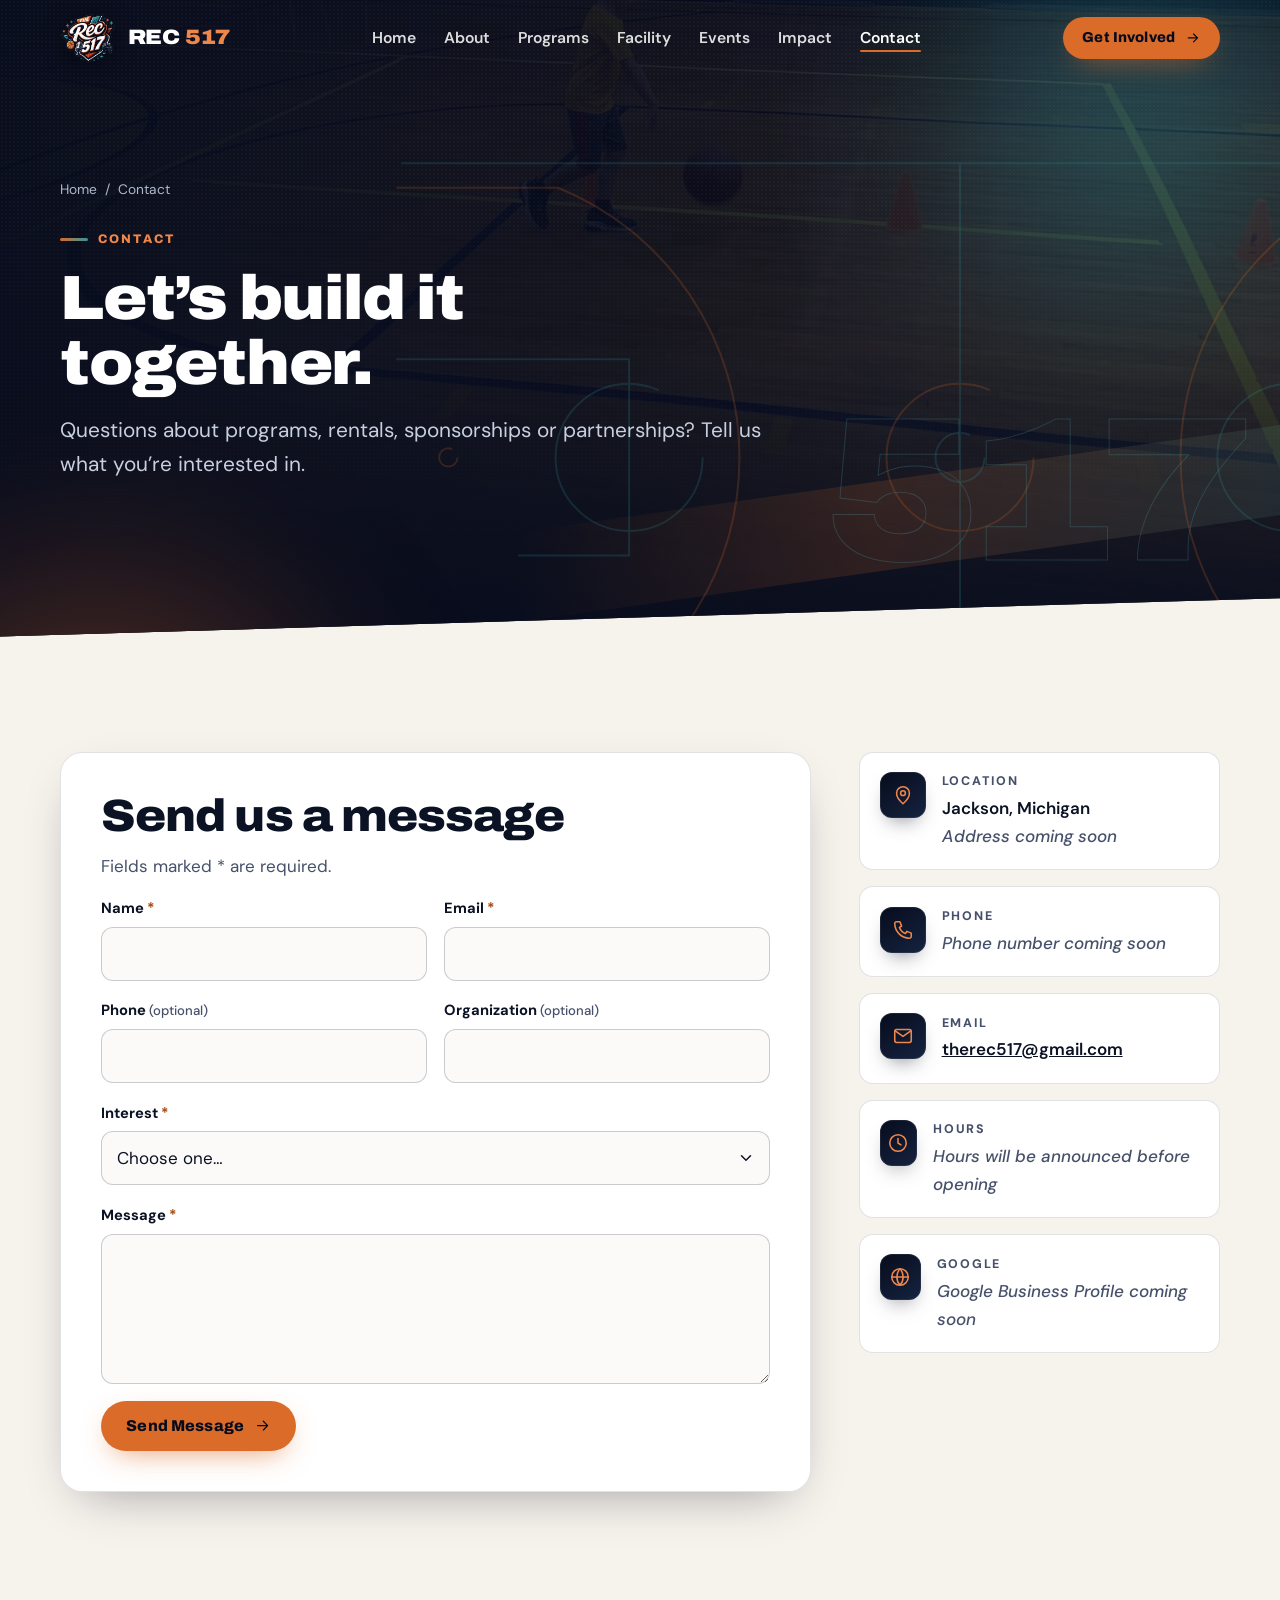
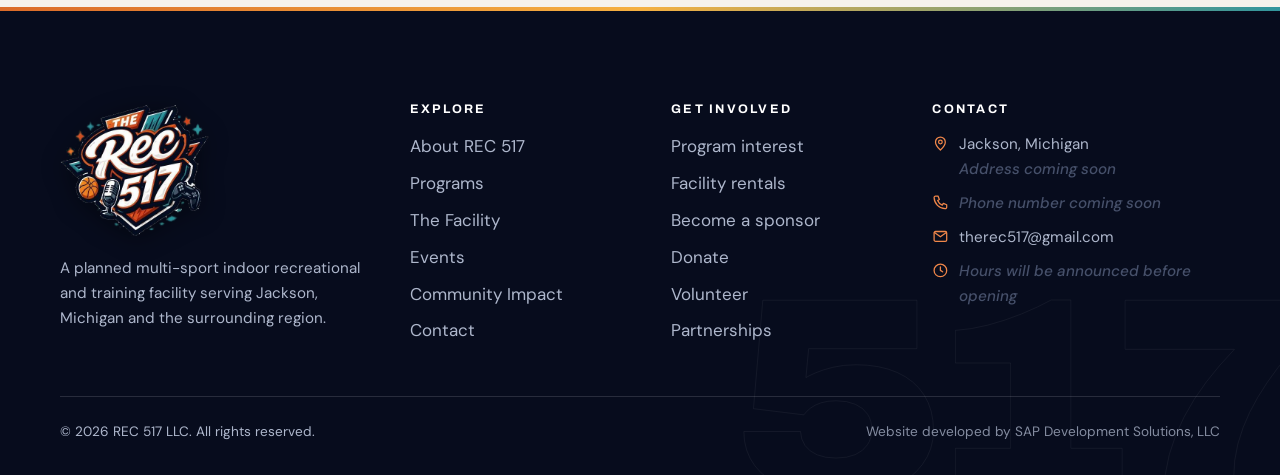
<file: contact.html>
<!DOCTYPE html>
<html lang="en">
<head>
  <meta charset="utf-8">
  <meta name="viewport" content="width=device-width, initial-scale=1">
  <title>Contact REC 517 | Programs, Rentals, Sponsorships | Jackson, MI</title>
  <meta name="description" content="Contact REC 517 about youth programs, training, camps, leagues, tournaments, facility rentals, sponsorships or partnerships in Jackson, Michigan.">

  <!-- ==================================================================
       DOMAIN: after launch, replace https://www.example.com/ below with the
       live address (e.g. https://YOUR-ACCOUNT.github.io/rec-517/ or the
       custom domain). 4 spots per page: canonical, og:url, og:image, twitter:image.
       ================================================================== -->
  <link rel="canonical" href="https://www.example.com/contact.html">
  <meta property="og:type" content="website">
  <meta property="og:site_name" content="REC 517">
  <meta property="og:locale" content="en_US">
  <meta property="og:title" content="Contact REC 517 | Programs, Rentals, Sponsorships | Jackson, MI">
  <meta property="og:description" content="Contact REC 517 about youth programs, training, camps, leagues, tournaments, facility rentals, sponsorships or partnerships in Jackson, Michigan.">
  <meta property="og:url" content="https://www.example.com/contact.html">
  <meta property="og:image" content="https://www.example.com/og-image.jpg">
  <meta property="og:image:width" content="1200">
  <meta property="og:image:height" content="630">
  <meta property="og:image:alt" content="REC 517 logo: a planned indoor sports and training facility in Jackson, Michigan">
  <meta name="twitter:card" content="summary_large_image">
  <meta name="twitter:title" content="Contact REC 517 | Programs, Rentals, Sponsorships | Jackson, MI">
  <meta name="twitter:description" content="Contact REC 517 about youth programs, training, camps, leagues, tournaments, facility rentals, sponsorships or partnerships in Jackson, Michigan.">
  <meta name="twitter:image" content="https://www.example.com/og-image.jpg">
  <meta name="geo.region" content="US-MI">
  <meta name="geo.placename" content="Jackson, Michigan">

  <meta name="theme-color" content="#070c1d">
  <link rel="icon" type="image/svg+xml" href="./favicon.svg">
  <link rel="apple-touch-icon" href="./apple-touch-icon.png">

  <link rel="preconnect" href="https://fonts.googleapis.com">
  <link rel="preconnect" href="https://fonts.gstatic.com" crossorigin>
  <link href="https://fonts.googleapis.com/css2?family=Archivo:wdth,wght@100..125,500..900&amp;family=DM+Sans:opsz,wght@9..40,400..800&amp;display=swap" rel="stylesheet">
  <link rel="stylesheet" href="./style.css?v=20261113b">
  <link rel="stylesheet" href="./responsive.css?v=20261113b">
  <script>document.documentElement.classList.add("js");</script>
</head>
<body>
  <a class="skip-link" href="#main">Skip to main content</a>
  <header class="site-header">
    <div class="container header-inner">
      <a class="brand" href="./index.html" aria-label="REC 517 home">
        <img src="./rec-517-logo.png" alt="" width="56" height="50">
        <span class="brand-fallback" aria-hidden="true">517</span>
        <span class="brand-name" aria-hidden="true">REC <span>517</span></span>
      </a>
      <nav aria-label="Primary">
        <ul class="nav-links">
          <li><a href="./index.html">Home</a></li>
          <li><a href="./about.html">About</a></li>
          <li><a href="./programs.html">Programs</a></li>
          <li><a href="./facility.html">Facility</a></li>
          <li><a href="./events.html">Events</a></li>
          <li><a href="./impact.html">Impact</a></li>
          <li><a href="./contact.html" aria-current="page">Contact</a></li>
        </ul>
      </nav>
      <a class="btn btn-primary btn-sm header-cta" href="./involved.html">Get Involved<svg class="icon icon-arrow" viewBox="0 0 24 24" aria-hidden="true" focusable="false"><path d="M5 12h14M13 6l6 6-6 6"/></svg></a>
      <button type="button" class="menu-toggle" aria-expanded="false" aria-controls="mobile-menu" aria-label="Open menu">
        <span class="bars" aria-hidden="true"><span></span><span></span><span></span></span>
      </button>
    </div>
  </header>

  <div class="mobile-menu" id="mobile-menu" aria-hidden="true">
    <nav aria-label="Mobile">
      <ul>
        <li><a class="m-link" href="./index.html">Home<svg class="icon" viewBox="0 0 24 24" aria-hidden="true" focusable="false"><path d="M5 12h14M13 6l6 6-6 6"/></svg></a></li>
        <li><a class="m-link" href="./about.html">About<svg class="icon" viewBox="0 0 24 24" aria-hidden="true" focusable="false"><path d="M5 12h14M13 6l6 6-6 6"/></svg></a></li>
        <li><a class="m-link" href="./programs.html">Programs<svg class="icon" viewBox="0 0 24 24" aria-hidden="true" focusable="false"><path d="M5 12h14M13 6l6 6-6 6"/></svg></a></li>
        <li><a class="m-link" href="./facility.html">Facility<svg class="icon" viewBox="0 0 24 24" aria-hidden="true" focusable="false"><path d="M5 12h14M13 6l6 6-6 6"/></svg></a></li>
        <li><a class="m-link" href="./events.html">Events<svg class="icon" viewBox="0 0 24 24" aria-hidden="true" focusable="false"><path d="M5 12h14M13 6l6 6-6 6"/></svg></a></li>
        <li><a class="m-link" href="./impact.html">Impact<svg class="icon" viewBox="0 0 24 24" aria-hidden="true" focusable="false"><path d="M5 12h14M13 6l6 6-6 6"/></svg></a></li>
        <li><a class="m-link" href="./contact.html" aria-current="page">Contact<svg class="icon" viewBox="0 0 24 24" aria-hidden="true" focusable="false"><path d="M5 12h14M13 6l6 6-6 6"/></svg></a></li>
      </ul>
    </nav>
    <div class="m-foot">
      <a class="btn btn-primary" href="./involved.html">Get Involved<svg class="icon icon-arrow" viewBox="0 0 24 24" aria-hidden="true" focusable="false"><path d="M5 12h14M13 6l6 6-6 6"/></svg></a>
      <p>Jackson, Michigan · Indoor sports, training &amp; community</p>
    </div>
  </div>

  <main id="main">
    <section class="page-hero on-dark" aria-labelledby="page-title">
      <div class="hero-bg" aria-hidden="true"><img class="hero-photo" src="./photo-young-player.jpg" srcset="./photo-young-player-sm.jpg 720w, ./photo-young-player.jpg 1920w" sizes="100vw" alt="" fetchpriority="high"><span class="shade"></span><span class="glow glow-a"></span><span class="glow glow-b"></span><span class="stripe"></span><svg class="court-lines draw" viewBox="0 0 940 500" preserveAspectRatio="xMidYMid meet" aria-hidden="true" focusable="false" data-parallax=".08">
  <rect pathLength="1" x="10" y="10" width="920" height="480" rx="4"/>
  <path pathLength="1" d="M470 10V490"/>
  <circle pathLength="1" class="hot" cx="470" cy="250" r="60"/>
  <circle pathLength="1" cx="470" cy="250" r="20"/>
  <path pathLength="1" d="M10 170H200V330H10"/>
  <circle pathLength="1" cx="200" cy="250" r="60"/>
  <path pathLength="1" class="hot" d="M10 30H142A237.5 237.5 0 0 1 142 470H10"/>
  <circle pathLength="1" class="hot" cx="52.5" cy="250" r="7.5"/>
  <path pathLength="1" d="M930 170H740V330H930"/>
  <circle pathLength="1" cx="740" cy="250" r="60"/>
  <path pathLength="1" class="hot" d="M930 30H798A237.5 237.5 0 0 0 798 470H930"/>
  <circle pathLength="1" class="hot" cx="887.5" cy="250" r="7.5"/>
</svg><span class="grain"></span></div>
      <div class="container">
        <nav class="breadcrumb" aria-label="Breadcrumb"><a href="./index.html">Home</a><span aria-hidden="true">/</span><span aria-current="page">Contact</span></nav>
        <p class="eyebrow">Contact</p>
        <h1 class="h1" id="page-title">Let’s build it together.</h1>
        <p class="lead">Questions about programs, rentals, sponsorships or partnerships? Tell us what you’re interested in.</p>
      </div>
      <span class="page-hero-mark" aria-hidden="true">517</span>
    </section>

    <section class="section" aria-labelledby="form-title">
      <div class="container contact-grid">
        <div class="form-card reveal">
          <h2 class="h2" id="form-title" style="font-size:clamp(1.6rem,2vw+1rem,2.3rem)">Send us a message</h2>
          <p style="color:var(--ink-soft)">Fields marked <span class="req" aria-hidden="true">*</span><span class="sr-only">with an asterisk</span> are required.</p>
          <!-- FORM ENDPOINT: set site.formEndpoint in data.js (e.g. https://formspree.io/f/abcdwxyz).
               Until then this form checks the fields and tells the visitor it was NOT sent. -->
          <form id="contact-form" action="" method="post" novalidate>
            <div class="form-grid two">
              <div class="field">
                <label for="f-name">Name <span class="req" aria-hidden="true">*</span></label>
                <input id="f-name" name="name" type="text" autocomplete="name" required aria-describedby="e-name">
                <span class="error" id="e-name">Please enter your name.</span>
              </div>
              <div class="field">
                <label for="f-email">Email <span class="req" aria-hidden="true">*</span></label>
                <input id="f-email" name="email" type="email" autocomplete="email" required aria-describedby="e-email">
                <span class="error" id="e-email">Please enter a valid email address.</span>
              </div>
              <div class="field">
                <label for="f-phone">Phone <span class="opt">(optional)</span></label>
                <input id="f-phone" name="phone" type="tel" autocomplete="tel" aria-describedby="e-phone">
                <span class="error" id="e-phone">Please enter a 10-digit phone number, or leave it blank.</span>
              </div>
              <div class="field">
                <label for="f-org">Organization <span class="opt">(optional)</span></label>
                <input id="f-org" name="organization" type="text" autocomplete="organization">
              </div>
              <div class="field full">
                <label for="f-interest">Interest <span class="req" aria-hidden="true">*</span></label>
                <select id="f-interest" name="interest" required aria-describedby="e-interest"><option value="">Choose one…</option></select>
                <span class="error" id="e-interest">Please choose what you’re interested in.</span>
              </div>
              <div class="field full">
                <label for="f-message">Message <span class="req" aria-hidden="true">*</span></label>
                <textarea id="f-message" name="message" required aria-describedby="e-message"></textarea>
                <span class="error" id="e-message">Please enter a message.</span>
              </div>
              <div class="hp" aria-hidden="true"><label for="f-gotcha">Leave this empty</label><input id="f-gotcha" name="_gotcha" type="text" tabindex="-1" autocomplete="off"></div>
              <div class="full"><button type="submit" class="btn btn-primary">Send Message<svg class="icon icon-arrow" viewBox="0 0 24 24" aria-hidden="true" focusable="false"><path d="M5 12h14M13 6l6 6-6 6"/></svg></button></div>
            </div>
            <div class="form-status" id="form-status" role="status" aria-live="polite"></div>
          </form>
        </div>

        <aside class="contact-side reveal-stagger" aria-label="Contact details">
          <!-- EDIT: these fill in from data.js (site.address, phone, email, hours, googleBusinessUrl) -->
          <div class="contact-item"><span class="card-icon"><svg class="icon" viewBox="0 0 24 24" aria-hidden="true" focusable="false"><path d="M12 21.5s-7-6.2-7-11.5a7 7 0 0 1 14 0c0 5.3-7 11.5-7 11.5z"/><circle cx="12" cy="10" r="2.6"/></svg></span><div><h3>Location</h3><p>Jackson, Michigan</p><p data-contact="address"></p></div></div>
          <div class="contact-item"><span class="card-icon"><svg class="icon" viewBox="0 0 24 24" aria-hidden="true" focusable="false"><path d="M5 3h3.6l1.9 4.8-2.4 1.5a11.3 11.3 0 0 0 6.6 6.6l1.5-2.4L21 15.4V19a2 2 0 0 1-2.2 2A16.4 16.4 0 0 1 3 5.2 2 2 0 0 1 5 3z"/></svg></span><div><h3>Phone</h3><p data-contact="phone"></p></div></div>
          <div class="contact-item"><span class="card-icon"><svg class="icon" viewBox="0 0 24 24" aria-hidden="true" focusable="false"><rect x="3" y="5" width="18" height="14" rx="2"/><path d="M3.5 6.5l8.5 6 8.5-6"/></svg></span><div><h3>Email</h3><p data-contact="email"></p></div></div>
          <div class="contact-item"><span class="card-icon"><svg class="icon" viewBox="0 0 24 24" aria-hidden="true" focusable="false"><circle cx="12" cy="12" r="9"/><path d="M12 7v5l3.2 2"/></svg></span><div><h3>Hours</h3><p data-contact="hours"></p></div></div>
          <div class="contact-item"><span class="card-icon"><svg class="icon" viewBox="0 0 24 24" aria-hidden="true" focusable="false"><circle cx="12" cy="12" r="9"/><path d="M3 12h18M12 3a13.5 13.5 0 0 1 0 18M12 3a13.5 13.5 0 0 0 0 18"/></svg></span><div><h3>Google</h3><p data-contact="gbp"></p></div></div>
        </aside>
      </div>
    </section>
  </main>

  <footer class="site-footer">
    <div class="container">
      <div class="footer-grid">
        <div class="footer-brand">
          <a class="brand" href="./index.html" aria-label="REC 517 home"><img src="./rec-517-logo.png" alt="" width="150" height="133" loading="lazy"><span class="brand-fallback" aria-hidden="true">517</span></a>
          <p>A planned multi-sport indoor recreational and training facility serving Jackson, Michigan and the surrounding region.</p>
        </div>
        <div>
          <h2>Explore</h2>
          <ul>
            <li><a href="./about.html">About REC 517</a></li>
            <li><a href="./programs.html">Programs</a></li>
            <li><a href="./facility.html">The Facility</a></li>
            <li><a href="./events.html">Events</a></li>
            <li><a href="./impact.html">Community Impact</a></li>
            <li><a href="./contact.html">Contact</a></li>
          </ul>
        </div>
        <div>
          <h2>Get Involved</h2>
          <ul>
            <li><a href="./contact.html?interest=youth">Program interest</a></li>
            <li><a href="./contact.html?interest=rental">Facility rentals</a></li>
            <li><a href="./involved.html#sponsor">Become a sponsor</a></li>
            <li><a href="./involved.html#donate">Donate</a></li>
            <li><a href="./involved.html#volunteer">Volunteer</a></li>
            <li><a href="./contact.html?interest=partnership">Partnerships</a></li>
          </ul>
          <ul class="footer-social" data-socials aria-label="Social media"></ul>
        </div>
        <div>
          <h2>Contact</h2>
          <!-- EDIT: these fill in automatically from data.js (site.address, phone, email, hours) -->
          <ul class="footer-contact">
            <li><svg class="icon" viewBox="0 0 24 24" aria-hidden="true" focusable="false"><path d="M12 21.5s-7-6.2-7-11.5a7 7 0 0 1 14 0c0 5.3-7 11.5-7 11.5z"/><circle cx="12" cy="10" r="2.6"/></svg><span>Jackson, Michigan<br><span data-contact="address"></span></span></li>
            <li><svg class="icon" viewBox="0 0 24 24" aria-hidden="true" focusable="false"><path d="M5 3h3.6l1.9 4.8-2.4 1.5a11.3 11.3 0 0 0 6.6 6.6l1.5-2.4L21 15.4V19a2 2 0 0 1-2.2 2A16.4 16.4 0 0 1 3 5.2 2 2 0 0 1 5 3z"/></svg><span data-contact="phone"></span></li>
            <li><svg class="icon" viewBox="0 0 24 24" aria-hidden="true" focusable="false"><rect x="3" y="5" width="18" height="14" rx="2"/><path d="M3.5 6.5l8.5 6 8.5-6"/></svg><span data-contact="email"></span></li>
            <li><svg class="icon" viewBox="0 0 24 24" aria-hidden="true" focusable="false"><circle cx="12" cy="12" r="9"/><path d="M12 7v5l3.2 2"/></svg><span data-contact="hours"></span></li>
          </ul>
        </div>
      </div>
      <div class="footer-bottom">
        <p>&copy; <span data-year>2026</span> REC 517 LLC. All rights reserved.</p>
        <p class="dev-credit" data-dev-credit>Website developed by SAP Development Solutions, LLC</p>
      </div>
    </div>
    <span class="footer-big" aria-hidden="true">517</span>
  </footer>

  <script src="./data.js?v=20261113b"></script>
  <script src="./app.js?v=20261113b"></script>
  <script src="./animations.js?v=20261113b"></script>
</body>
</html>
</file>
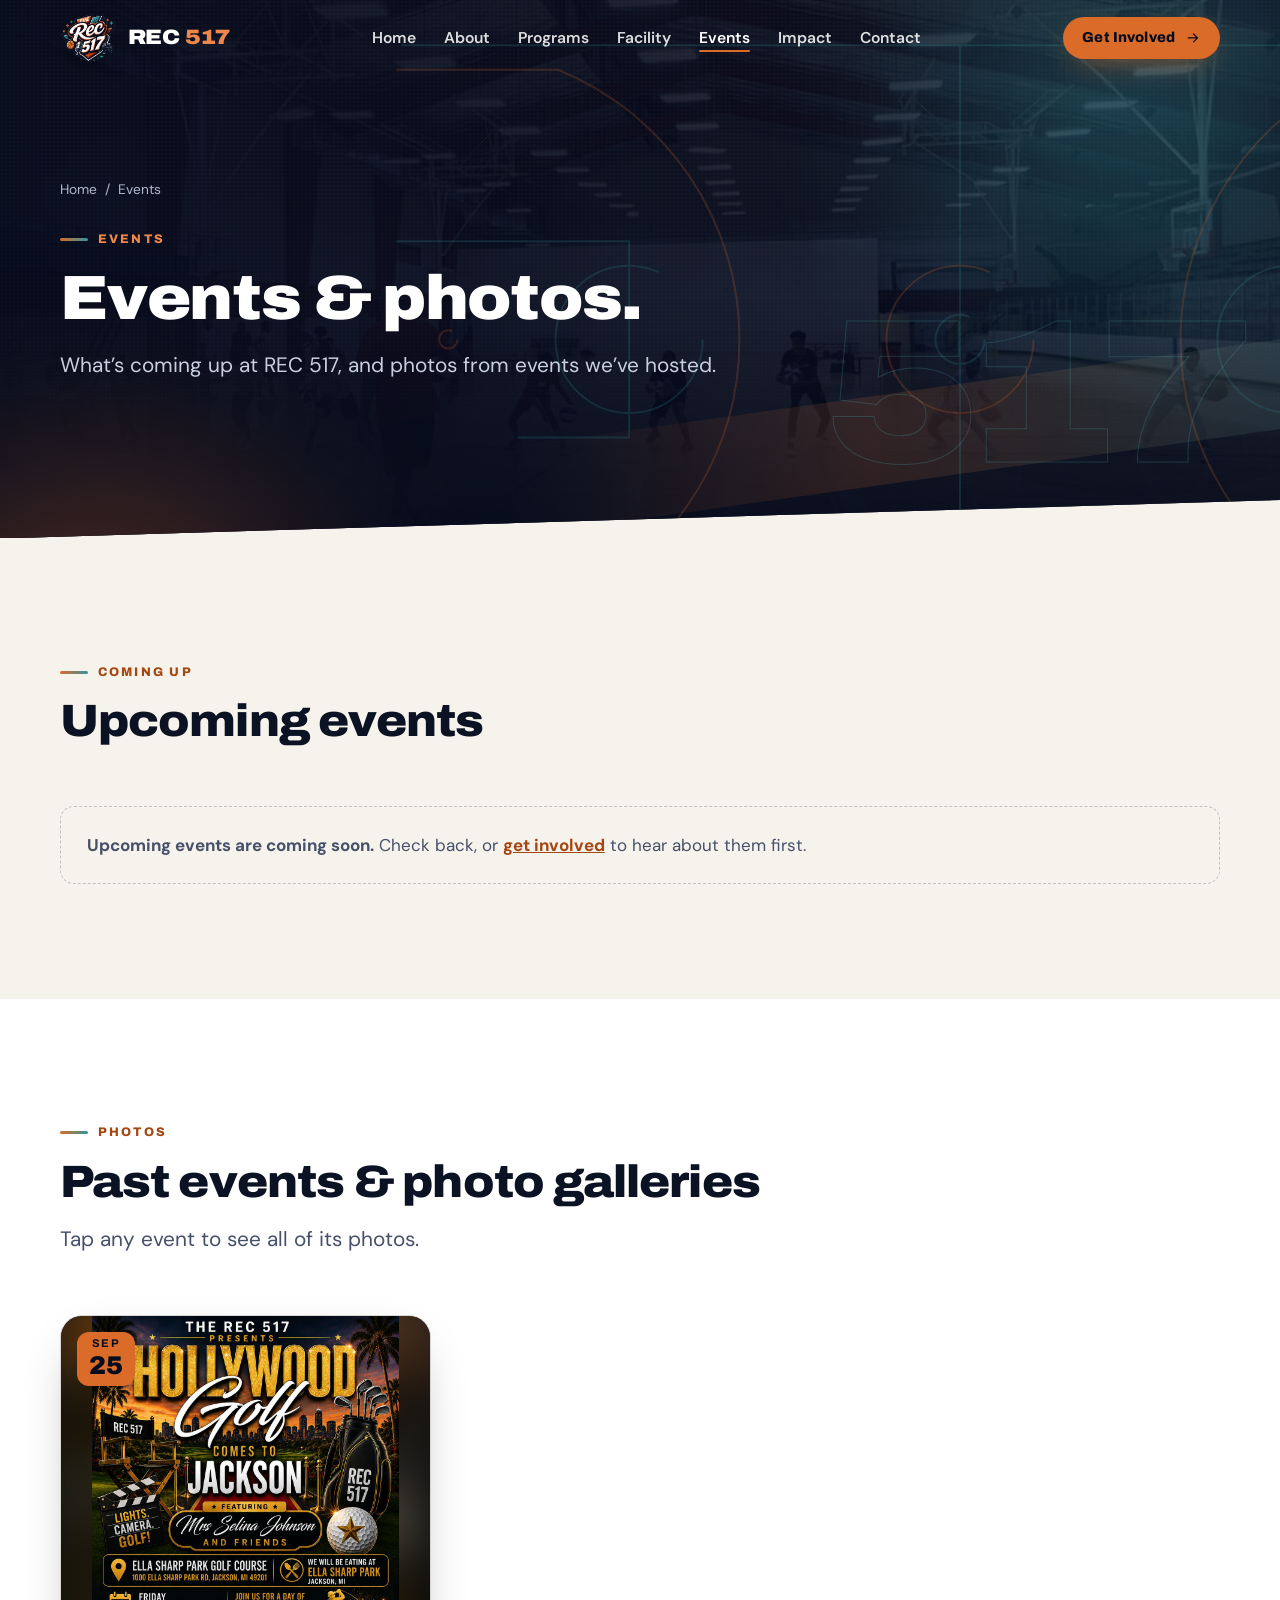
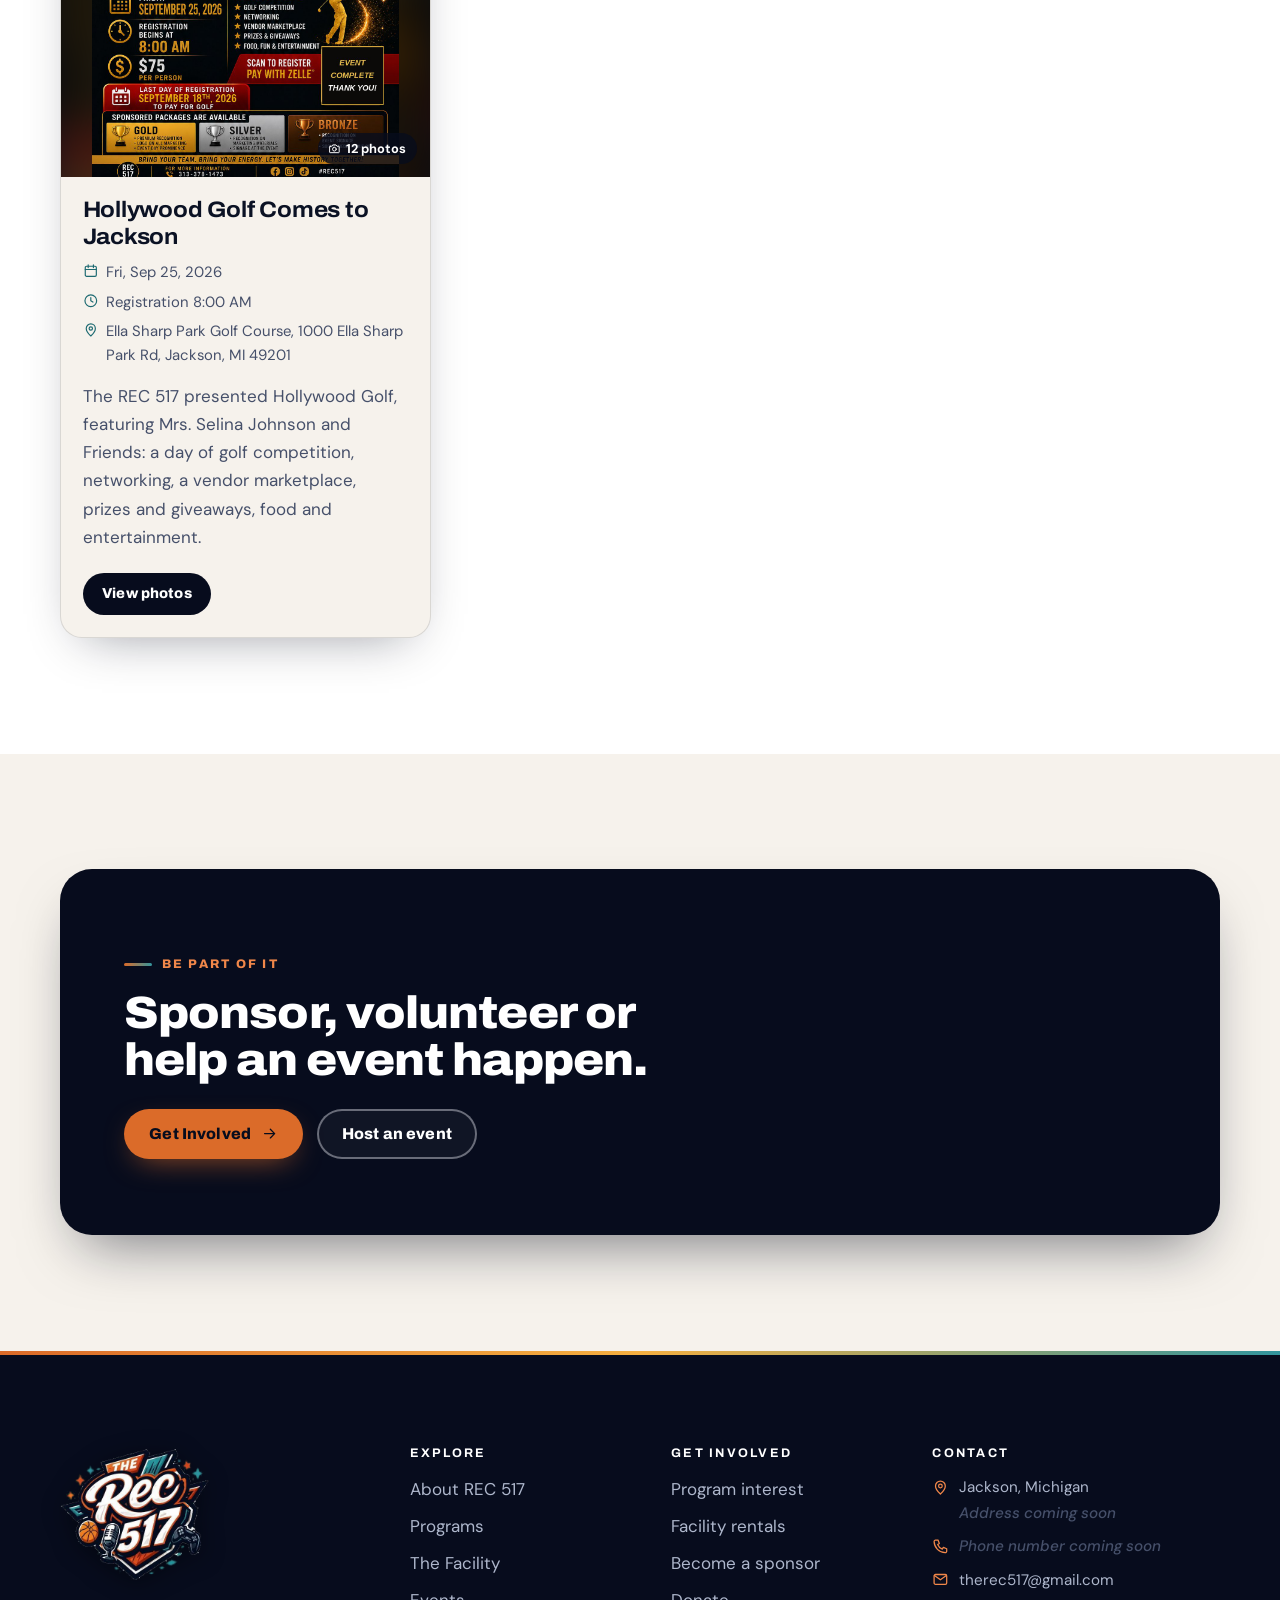
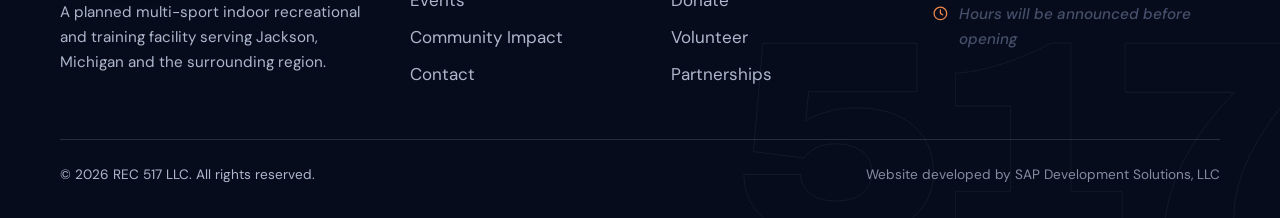
<file: events.html>
<!DOCTYPE html>
<html lang="en">
<head>
  <meta charset="utf-8">
  <meta name="viewport" content="width=device-width, initial-scale=1">
  <title>Events | REC 517 | Jackson, MI</title>
  <meta name="description" content="REC 517 events in Jackson, Michigan: upcoming events and photo galleries from past events.">

  <!-- ==================================================================
       DOMAIN: after launch, replace https://www.example.com/ below with the
       live address (e.g. https://YOUR-ACCOUNT.github.io/rec-517/ or the
       custom domain). 4 spots per page: canonical, og:url, og:image, twitter:image.
       ================================================================== -->
  <link rel="canonical" href="https://www.example.com/events.html">
  <meta property="og:type" content="website">
  <meta property="og:site_name" content="REC 517">
  <meta property="og:locale" content="en_US">
  <meta property="og:title" content="Events | REC 517 | Jackson, MI">
  <meta property="og:description" content="REC 517 events in Jackson, Michigan: upcoming events and photo galleries from past events.">
  <meta property="og:url" content="https://www.example.com/events.html">
  <meta property="og:image" content="https://www.example.com/og-image.jpg">
  <meta property="og:image:width" content="1200">
  <meta property="og:image:height" content="630">
  <meta property="og:image:alt" content="REC 517 logo: a planned indoor sports and training facility in Jackson, Michigan">
  <meta name="twitter:card" content="summary_large_image">
  <meta name="twitter:title" content="Events | REC 517 | Jackson, MI">
  <meta name="twitter:description" content="REC 517 events in Jackson, Michigan: upcoming events and photo galleries from past events.">
  <meta name="twitter:image" content="https://www.example.com/og-image.jpg">
  <meta name="geo.region" content="US-MI">
  <meta name="geo.placename" content="Jackson, Michigan">

  <meta name="theme-color" content="#070c1d">
  <link rel="icon" type="image/svg+xml" href="./favicon.svg">
  <link rel="apple-touch-icon" href="./apple-touch-icon.png">

  <link rel="preconnect" href="https://fonts.googleapis.com">
  <link rel="preconnect" href="https://fonts.gstatic.com" crossorigin>
  <link href="https://fonts.googleapis.com/css2?family=Archivo:wdth,wght@100..125,500..900&amp;family=DM+Sans:opsz,wght@9..40,400..800&amp;display=swap" rel="stylesheet">
  <link rel="stylesheet" href="./style.css?v=20261113b">
  <link rel="stylesheet" href="./responsive.css?v=20261113b">
  <script>document.documentElement.classList.add("js");</script>
</head>
<body>
  <a class="skip-link" href="#main">Skip to main content</a>
  <header class="site-header">
    <div class="container header-inner">
      <a class="brand" href="./index.html" aria-label="REC 517 home">
        <img src="./rec-517-logo.png" alt="" width="56" height="50">
        <span class="brand-fallback" aria-hidden="true">517</span>
        <span class="brand-name" aria-hidden="true">REC <span>517</span></span>
      </a>
      <nav aria-label="Primary">
        <ul class="nav-links">
          <li><a href="./index.html">Home</a></li>
          <li><a href="./about.html">About</a></li>
          <li><a href="./programs.html">Programs</a></li>
          <li><a href="./facility.html">Facility</a></li>
          <li><a href="./events.html" aria-current="page">Events</a></li>
          <li><a href="./impact.html">Impact</a></li>
          <li><a href="./contact.html">Contact</a></li>
        </ul>
      </nav>
      <a class="btn btn-primary btn-sm header-cta" href="./involved.html">Get Involved<svg class="icon icon-arrow" viewBox="0 0 24 24" aria-hidden="true" focusable="false"><path d="M5 12h14M13 6l6 6-6 6"/></svg></a>
      <button type="button" class="menu-toggle" aria-expanded="false" aria-controls="mobile-menu" aria-label="Open menu">
        <span class="bars" aria-hidden="true"><span></span><span></span><span></span></span>
      </button>
    </div>
  </header>

  <div class="mobile-menu" id="mobile-menu" aria-hidden="true">
    <nav aria-label="Mobile">
      <ul>
        <li><a class="m-link" href="./index.html">Home<svg class="icon" viewBox="0 0 24 24" aria-hidden="true" focusable="false"><path d="M5 12h14M13 6l6 6-6 6"/></svg></a></li>
        <li><a class="m-link" href="./about.html">About<svg class="icon" viewBox="0 0 24 24" aria-hidden="true" focusable="false"><path d="M5 12h14M13 6l6 6-6 6"/></svg></a></li>
        <li><a class="m-link" href="./programs.html">Programs<svg class="icon" viewBox="0 0 24 24" aria-hidden="true" focusable="false"><path d="M5 12h14M13 6l6 6-6 6"/></svg></a></li>
        <li><a class="m-link" href="./facility.html">Facility<svg class="icon" viewBox="0 0 24 24" aria-hidden="true" focusable="false"><path d="M5 12h14M13 6l6 6-6 6"/></svg></a></li>
        <li><a class="m-link" href="./events.html" aria-current="page">Events<svg class="icon" viewBox="0 0 24 24" aria-hidden="true" focusable="false"><path d="M5 12h14M13 6l6 6-6 6"/></svg></a></li>
        <li><a class="m-link" href="./impact.html">Impact<svg class="icon" viewBox="0 0 24 24" aria-hidden="true" focusable="false"><path d="M5 12h14M13 6l6 6-6 6"/></svg></a></li>
        <li><a class="m-link" href="./contact.html">Contact<svg class="icon" viewBox="0 0 24 24" aria-hidden="true" focusable="false"><path d="M5 12h14M13 6l6 6-6 6"/></svg></a></li>
      </ul>
    </nav>
    <div class="m-foot">
      <a class="btn btn-primary" href="./involved.html">Get Involved<svg class="icon icon-arrow" viewBox="0 0 24 24" aria-hidden="true" focusable="false"><path d="M5 12h14M13 6l6 6-6 6"/></svg></a>
      <p>Jackson, Michigan · Indoor sports, training &amp; community</p>
    </div>
  </div>

  <main id="main">
    <section class="page-hero on-dark" aria-labelledby="page-title">
      <div class="hero-bg" aria-hidden="true"><img class="hero-photo" src="./photo-gym-line.jpg" srcset="./photo-gym-line-sm.jpg 720w, ./photo-gym-line.jpg 1920w" sizes="100vw" alt="" fetchpriority="high"><span class="shade"></span><span class="glow glow-a"></span><span class="glow glow-b"></span><span class="stripe"></span><svg class="court-lines draw" viewBox="0 0 940 500" preserveAspectRatio="xMidYMid meet" aria-hidden="true" focusable="false" data-parallax=".08">
  <rect pathLength="1" x="10" y="10" width="920" height="480" rx="4"/>
  <path pathLength="1" d="M470 10V490"/>
  <circle pathLength="1" class="hot" cx="470" cy="250" r="60"/>
  <circle pathLength="1" cx="470" cy="250" r="20"/>
  <path pathLength="1" d="M10 170H200V330H10"/>
  <circle pathLength="1" cx="200" cy="250" r="60"/>
  <path pathLength="1" class="hot" d="M10 30H142A237.5 237.5 0 0 1 142 470H10"/>
  <circle pathLength="1" class="hot" cx="52.5" cy="250" r="7.5"/>
  <path pathLength="1" d="M930 170H740V330H930"/>
  <circle pathLength="1" cx="740" cy="250" r="60"/>
  <path pathLength="1" class="hot" d="M930 30H798A237.5 237.5 0 0 0 798 470H930"/>
  <circle pathLength="1" class="hot" cx="887.5" cy="250" r="7.5"/>
</svg><span class="grain"></span></div>
      <div class="container">
        <nav class="breadcrumb" aria-label="Breadcrumb"><a href="./index.html">Home</a><span aria-hidden="true">/</span><span aria-current="page">Events</span></nav>
        <p class="eyebrow">Events</p>
        <h1 class="h1" id="page-title">Events &amp; photos.</h1>
        <p class="lead">What’s coming up at REC 517, and photos from events we’ve hosted.</p>
      </div>
      <span class="page-hero-mark" aria-hidden="true">517</span>
    </section>

    <section class="section" aria-labelledby="upcoming-title">
      <div class="container">
        <div class="section-head">
          <p class="eyebrow">Coming up</p>
          <h2 class="h2" id="upcoming-title">Upcoming events</h2>
        </div>
        <div class="event-grid" data-upcoming aria-live="polite"><p class="events-loading">Loading events…</p></div>
      </div>
    </section>

    <section class="section section--white" aria-labelledby="past-title">
      <div class="container">
        <div class="section-head">
          <p class="eyebrow">Photos</p>
          <h2 class="h2" id="past-title">Past events &amp; photo galleries</h2>
          <p class="lead">Tap any event to see all of its photos.</p>
        </div>
        <div class="event-grid" data-past></div>
      </div>
    </section>

    <section class="section" aria-labelledby="ev-cta">
      <div class="container">
        <div class="cta-band">
          <p class="eyebrow on-dark">Be part of it</p>
          <h2 class="h2" id="ev-cta" style="color:var(--color-white)">Sponsor, volunteer or help an event happen.</h2>
          <div class="btn-row" style="margin-top:1.5rem">
            <a class="btn btn-primary" href="./involved.html">Get Involved<svg class="icon icon-arrow" viewBox="0 0 24 24" aria-hidden="true" focusable="false"><path d="M5 12h14M13 6l6 6-6 6"/></svg></a>
            <a class="btn btn-ghost" href="./contact.html?interest=rental">Host an event</a>
          </div>
        </div>
      </div>
    </section>

    <dialog class="ev-gallery" id="gallery" aria-labelledby="gallery-title">
      <div class="gallery-head">
        <div><h2 id="gallery-title"></h2><p class="gallery-meta" data-gallery-meta></p></div>
        <button type="button" class="gallery-close" data-close aria-label="Close gallery">&times;</button>
      </div>
      <div class="gallery-body">
        <div class="gallery-details" data-gallery-details></div>
        <ul class="thumb-grid" data-gallery-grid></ul>
      </div>
    </dialog>
    <div class="lightbox" id="lightbox" role="dialog" aria-modal="true" aria-label="Photo viewer" hidden>
      <button type="button" class="lb-close" data-lb-close aria-label="Close photo">&times;</button>
      <button type="button" class="lb-nav lb-prev" data-lb-prev aria-label="Previous photo">&#8249;</button>
      <figure class="lb-fig"><img alt="" data-lb-img><figcaption data-lb-cap></figcaption></figure>
      <button type="button" class="lb-nav lb-next" data-lb-next aria-label="Next photo">&#8250;</button>
      <p class="lb-count" data-lb-count aria-live="polite"></p>
    </div>

  </main>

  <footer class="site-footer">
    <div class="container">
      <div class="footer-grid">
        <div class="footer-brand">
          <a class="brand" href="./index.html" aria-label="REC 517 home"><img src="./rec-517-logo.png" alt="" width="150" height="133" loading="lazy"><span class="brand-fallback" aria-hidden="true">517</span></a>
          <p>A planned multi-sport indoor recreational and training facility serving Jackson, Michigan and the surrounding region.</p>
        </div>
        <div>
          <h2>Explore</h2>
          <ul>
            <li><a href="./about.html">About REC 517</a></li>
            <li><a href="./programs.html">Programs</a></li>
            <li><a href="./facility.html">The Facility</a></li>
            <li><a href="./events.html">Events</a></li>
            <li><a href="./impact.html">Community Impact</a></li>
            <li><a href="./contact.html">Contact</a></li>
          </ul>
        </div>
        <div>
          <h2>Get Involved</h2>
          <ul>
            <li><a href="./contact.html?interest=youth">Program interest</a></li>
            <li><a href="./contact.html?interest=rental">Facility rentals</a></li>
            <li><a href="./involved.html#sponsor">Become a sponsor</a></li>
            <li><a href="./involved.html#donate">Donate</a></li>
            <li><a href="./involved.html#volunteer">Volunteer</a></li>
            <li><a href="./contact.html?interest=partnership">Partnerships</a></li>
          </ul>
          <ul class="footer-social" data-socials aria-label="Social media"></ul>
        </div>
        <div>
          <h2>Contact</h2>
          <!-- EDIT: these fill in automatically from data.js (site.address, phone, email, hours) -->
          <ul class="footer-contact">
            <li><svg class="icon" viewBox="0 0 24 24" aria-hidden="true" focusable="false"><path d="M12 21.5s-7-6.2-7-11.5a7 7 0 0 1 14 0c0 5.3-7 11.5-7 11.5z"/><circle cx="12" cy="10" r="2.6"/></svg><span>Jackson, Michigan<br><span data-contact="address"></span></span></li>
            <li><svg class="icon" viewBox="0 0 24 24" aria-hidden="true" focusable="false"><path d="M5 3h3.6l1.9 4.8-2.4 1.5a11.3 11.3 0 0 0 6.6 6.6l1.5-2.4L21 15.4V19a2 2 0 0 1-2.2 2A16.4 16.4 0 0 1 3 5.2 2 2 0 0 1 5 3z"/></svg><span data-contact="phone"></span></li>
            <li><svg class="icon" viewBox="0 0 24 24" aria-hidden="true" focusable="false"><rect x="3" y="5" width="18" height="14" rx="2"/><path d="M3.5 6.5l8.5 6 8.5-6"/></svg><span data-contact="email"></span></li>
            <li><svg class="icon" viewBox="0 0 24 24" aria-hidden="true" focusable="false"><circle cx="12" cy="12" r="9"/><path d="M12 7v5l3.2 2"/></svg><span data-contact="hours"></span></li>
          </ul>
        </div>
      </div>
      <div class="footer-bottom">
        <p>&copy; <span data-year>2026</span> REC 517 LLC. All rights reserved.</p>
        <p class="dev-credit" data-dev-credit>Website developed by SAP Development Solutions, LLC</p>
      </div>
    </div>
    <span class="footer-big" aria-hidden="true">517</span>
  </footer>

  <script src="./data.js?v=20261113b"></script>
  <script src="./supabase.js?v=20261113b"></script>
  <script src="./rec-api.js?v=20261113b"></script>
  <script src="./events.js?v=20261113b"></script>
  <script src="./app.js?v=20261113b"></script>
  <script src="./animations.js?v=20261113b"></script>
</body>
</html>
</file>
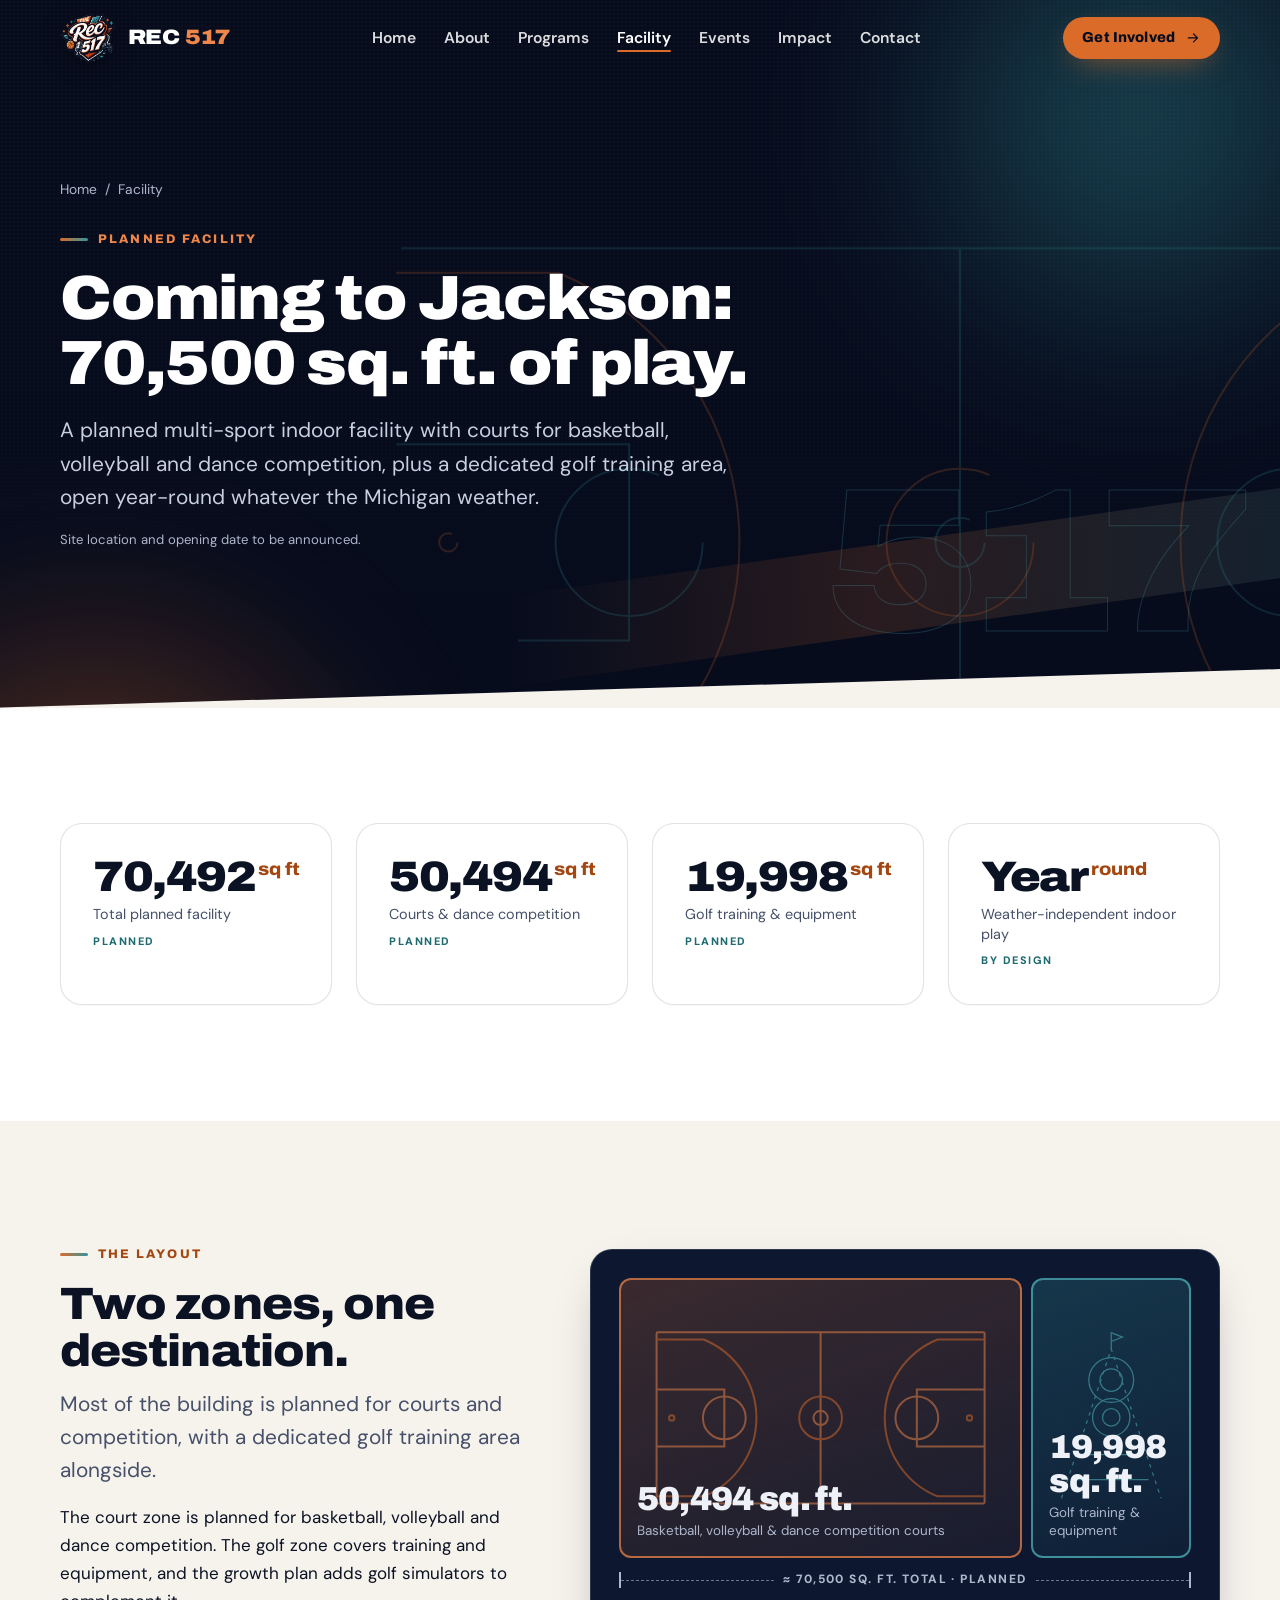
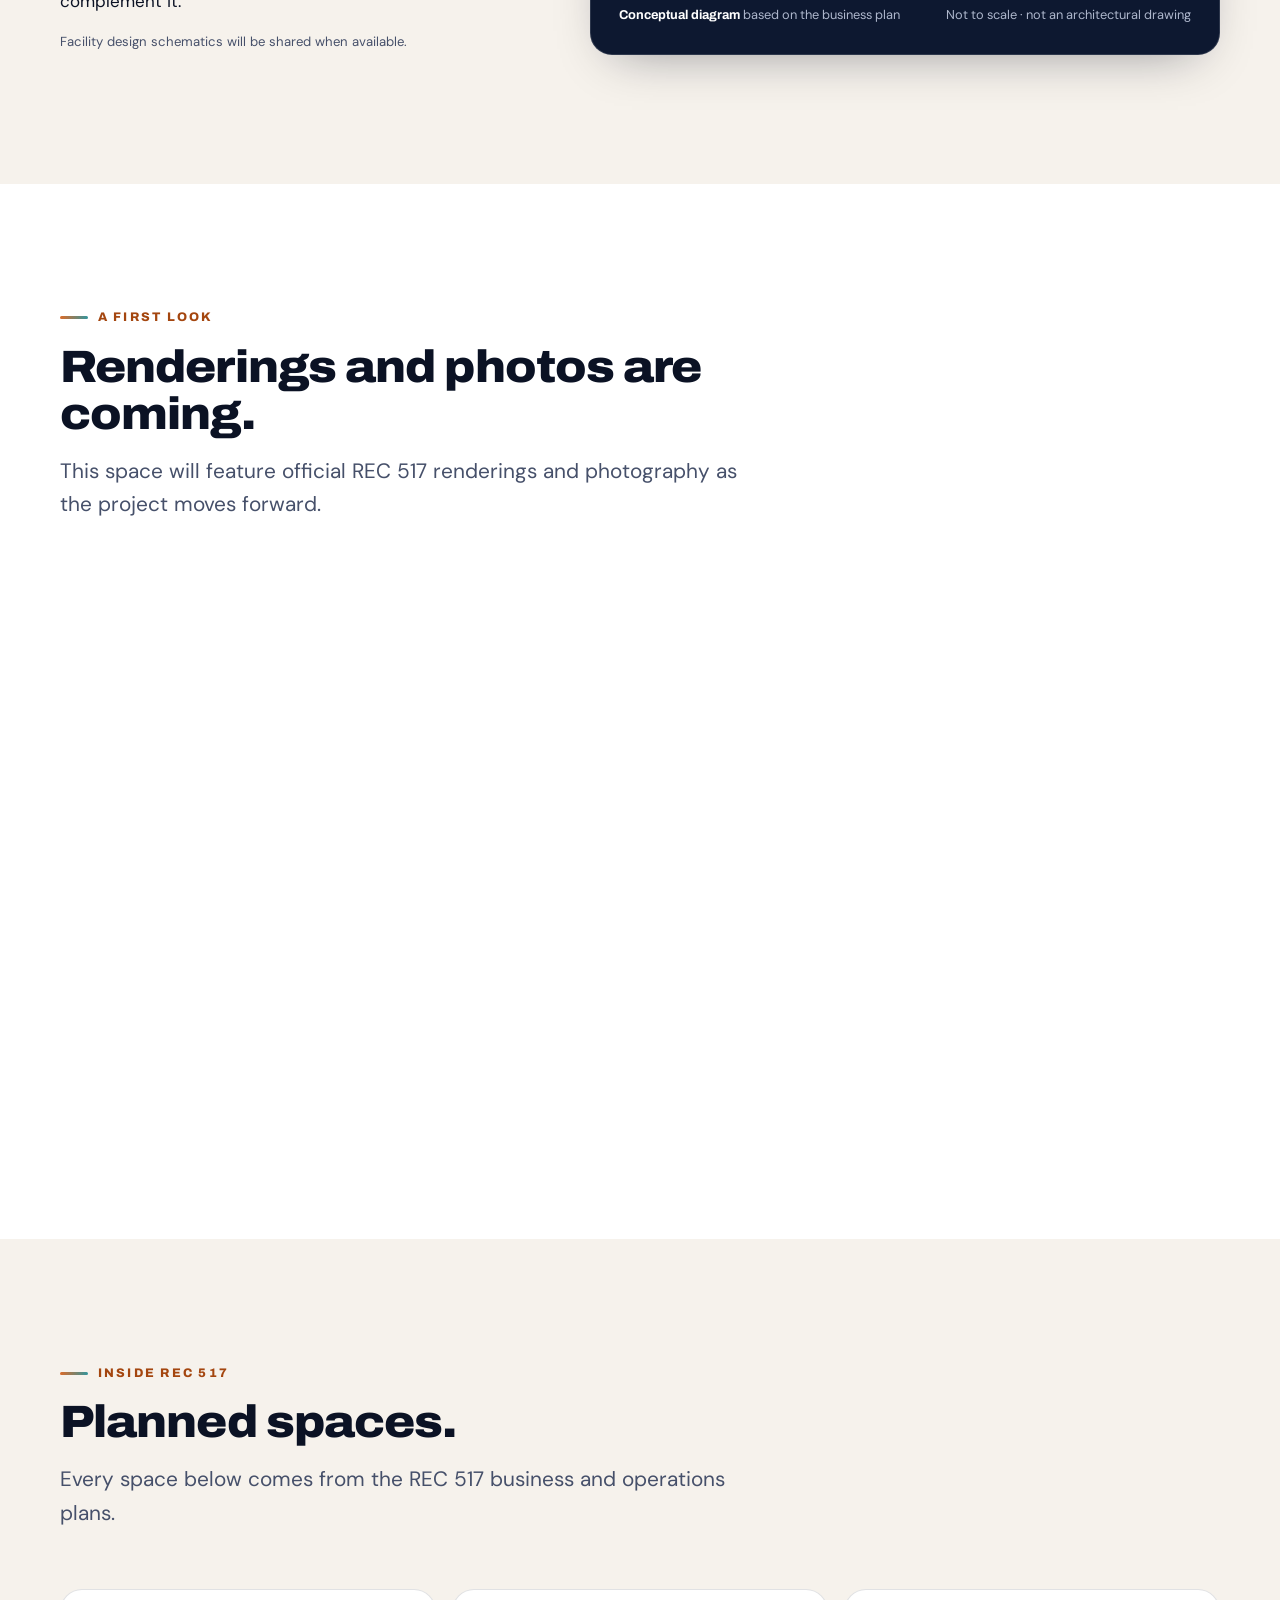
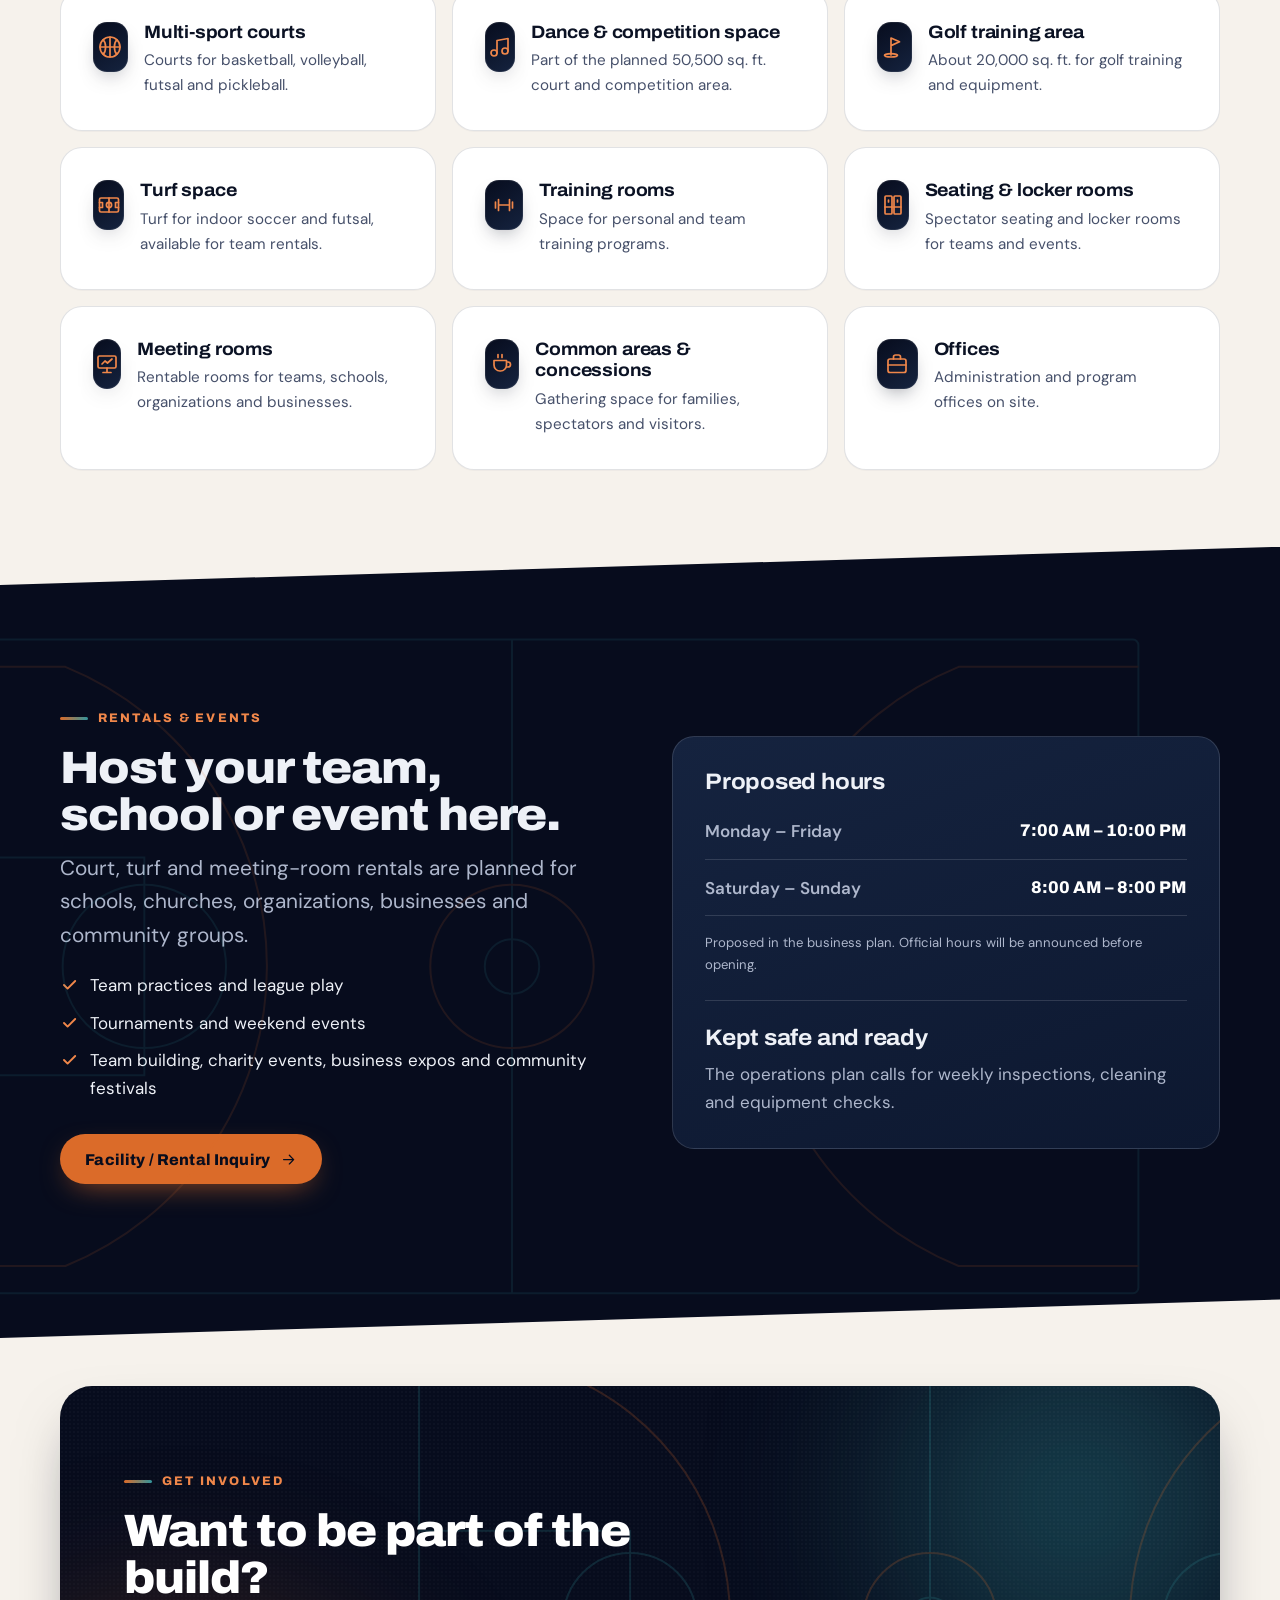
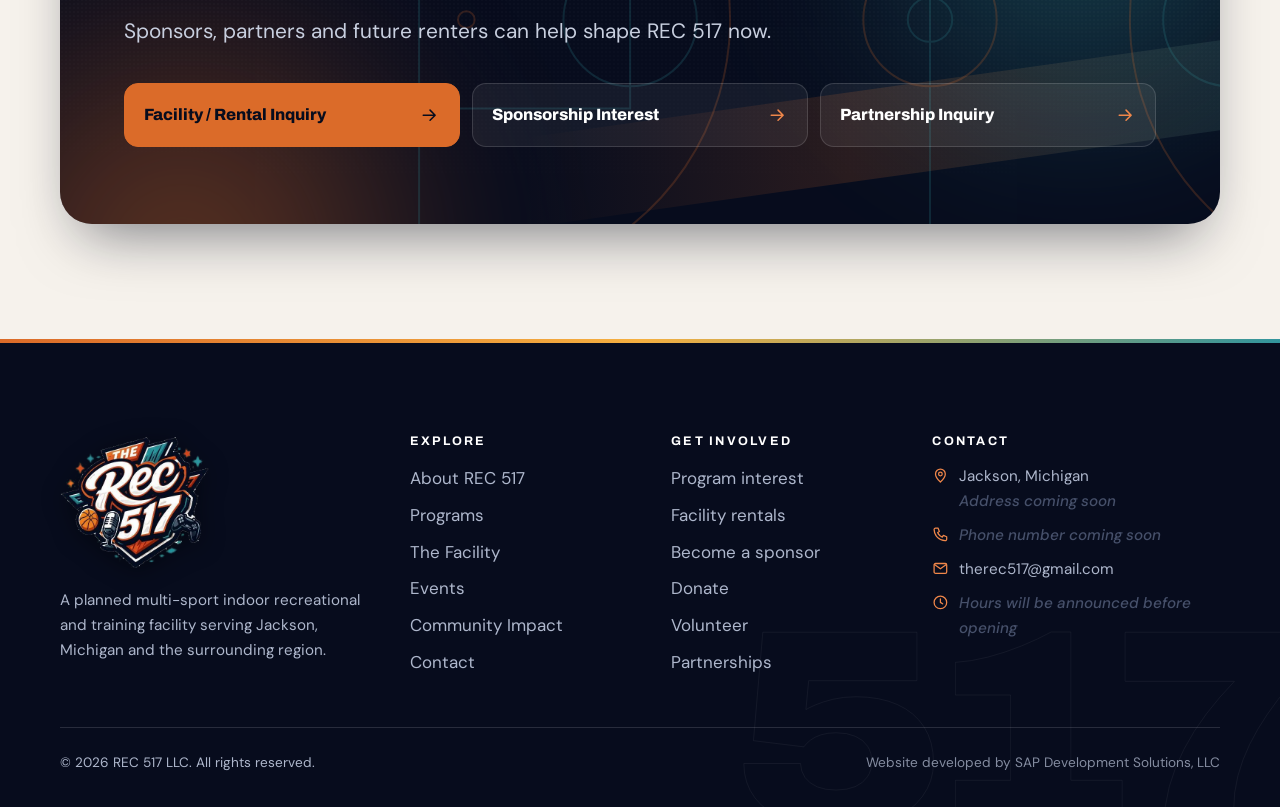
<file: facility.html>
<!DOCTYPE html>
<html lang="en">
<head>
  <meta charset="utf-8">
  <meta name="viewport" content="width=device-width, initial-scale=1">
  <title>The Facility | 70,500 Sq. Ft. Planned Indoor Sports Facility | REC 517</title>
  <meta name="description" content="Explore the planned REC 517 facility in Jackson, Michigan: about 70,500 sq. ft. with courts for basketball, volleyball and dance competition, golf training, turf, training rooms and rentable space.">

  <!-- ==================================================================
       DOMAIN: after launch, replace https://www.example.com/ below with the
       live address (e.g. https://YOUR-ACCOUNT.github.io/rec-517/ or the
       custom domain). 4 spots per page: canonical, og:url, og:image, twitter:image.
       ================================================================== -->
  <link rel="canonical" href="https://www.example.com/facility.html">
  <meta property="og:type" content="website">
  <meta property="og:site_name" content="REC 517">
  <meta property="og:locale" content="en_US">
  <meta property="og:title" content="The Facility | 70,500 Sq. Ft. Planned Indoor Sports Facility | REC 517">
  <meta property="og:description" content="Explore the planned REC 517 facility in Jackson, Michigan: about 70,500 sq. ft. with courts for basketball, volleyball and dance competition, golf training, turf, training rooms and rentable space.">
  <meta property="og:url" content="https://www.example.com/facility.html">
  <meta property="og:image" content="https://www.example.com/og-image.jpg">
  <meta property="og:image:width" content="1200">
  <meta property="og:image:height" content="630">
  <meta property="og:image:alt" content="REC 517 logo: a planned indoor sports and training facility in Jackson, Michigan">
  <meta name="twitter:card" content="summary_large_image">
  <meta name="twitter:title" content="The Facility | 70,500 Sq. Ft. Planned Indoor Sports Facility | REC 517">
  <meta name="twitter:description" content="Explore the planned REC 517 facility in Jackson, Michigan: about 70,500 sq. ft. with courts for basketball, volleyball and dance competition, golf training, turf, training rooms and rentable space.">
  <meta name="twitter:image" content="https://www.example.com/og-image.jpg">
  <meta name="geo.region" content="US-MI">
  <meta name="geo.placename" content="Jackson, Michigan">

  <meta name="theme-color" content="#070c1d">
  <link rel="icon" type="image/svg+xml" href="./favicon.svg">
  <link rel="apple-touch-icon" href="./apple-touch-icon.png">

  <link rel="preconnect" href="https://fonts.googleapis.com">
  <link rel="preconnect" href="https://fonts.gstatic.com" crossorigin>
  <link href="https://fonts.googleapis.com/css2?family=Archivo:wdth,wght@100..125,500..900&amp;family=DM+Sans:opsz,wght@9..40,400..800&amp;display=swap" rel="stylesheet">
  <link rel="stylesheet" href="./style.css?v=20261113b">
  <link rel="stylesheet" href="./responsive.css?v=20261113b">
  <script>document.documentElement.classList.add("js");</script>
</head>
<body>
  <a class="skip-link" href="#main">Skip to main content</a>
  <header class="site-header">
    <div class="container header-inner">
      <a class="brand" href="./index.html" aria-label="REC 517 home">
        <img src="./rec-517-logo.png" alt="" width="56" height="50">
        <span class="brand-fallback" aria-hidden="true">517</span>
        <span class="brand-name" aria-hidden="true">REC <span>517</span></span>
      </a>
      <nav aria-label="Primary">
        <ul class="nav-links">
          <li><a href="./index.html">Home</a></li>
          <li><a href="./about.html">About</a></li>
          <li><a href="./programs.html">Programs</a></li>
          <li><a href="./facility.html" aria-current="page">Facility</a></li>
          <li><a href="./events.html">Events</a></li>
          <li><a href="./impact.html">Impact</a></li>
          <li><a href="./contact.html">Contact</a></li>
        </ul>
      </nav>
      <a class="btn btn-primary btn-sm header-cta" href="./involved.html">Get Involved<svg class="icon icon-arrow" viewBox="0 0 24 24" aria-hidden="true" focusable="false"><path d="M5 12h14M13 6l6 6-6 6"/></svg></a>
      <button type="button" class="menu-toggle" aria-expanded="false" aria-controls="mobile-menu" aria-label="Open menu">
        <span class="bars" aria-hidden="true"><span></span><span></span><span></span></span>
      </button>
    </div>
  </header>

  <div class="mobile-menu" id="mobile-menu" aria-hidden="true">
    <nav aria-label="Mobile">
      <ul>
        <li><a class="m-link" href="./index.html">Home<svg class="icon" viewBox="0 0 24 24" aria-hidden="true" focusable="false"><path d="M5 12h14M13 6l6 6-6 6"/></svg></a></li>
        <li><a class="m-link" href="./about.html">About<svg class="icon" viewBox="0 0 24 24" aria-hidden="true" focusable="false"><path d="M5 12h14M13 6l6 6-6 6"/></svg></a></li>
        <li><a class="m-link" href="./programs.html">Programs<svg class="icon" viewBox="0 0 24 24" aria-hidden="true" focusable="false"><path d="M5 12h14M13 6l6 6-6 6"/></svg></a></li>
        <li><a class="m-link" href="./facility.html" aria-current="page">Facility<svg class="icon" viewBox="0 0 24 24" aria-hidden="true" focusable="false"><path d="M5 12h14M13 6l6 6-6 6"/></svg></a></li>
        <li><a class="m-link" href="./events.html">Events<svg class="icon" viewBox="0 0 24 24" aria-hidden="true" focusable="false"><path d="M5 12h14M13 6l6 6-6 6"/></svg></a></li>
        <li><a class="m-link" href="./impact.html">Impact<svg class="icon" viewBox="0 0 24 24" aria-hidden="true" focusable="false"><path d="M5 12h14M13 6l6 6-6 6"/></svg></a></li>
        <li><a class="m-link" href="./contact.html">Contact<svg class="icon" viewBox="0 0 24 24" aria-hidden="true" focusable="false"><path d="M5 12h14M13 6l6 6-6 6"/></svg></a></li>
      </ul>
    </nav>
    <div class="m-foot">
      <a class="btn btn-primary" href="./involved.html">Get Involved<svg class="icon icon-arrow" viewBox="0 0 24 24" aria-hidden="true" focusable="false"><path d="M5 12h14M13 6l6 6-6 6"/></svg></a>
      <p>Jackson, Michigan · Indoor sports, training &amp; community</p>
    </div>
  </div>

  <main id="main">
    <section class="page-hero on-dark" aria-labelledby="page-title">
      <div class="hero-bg" aria-hidden="true"><span class="glow glow-a"></span><span class="glow glow-b"></span><span class="stripe"></span><svg class="court-lines draw" viewBox="0 0 940 500" preserveAspectRatio="xMidYMid meet" aria-hidden="true" focusable="false" data-parallax=".08">
  <rect pathLength="1" x="10" y="10" width="920" height="480" rx="4"/>
  <path pathLength="1" d="M470 10V490"/>
  <circle pathLength="1" class="hot" cx="470" cy="250" r="60"/>
  <circle pathLength="1" cx="470" cy="250" r="20"/>
  <path pathLength="1" d="M10 170H200V330H10"/>
  <circle pathLength="1" cx="200" cy="250" r="60"/>
  <path pathLength="1" class="hot" d="M10 30H142A237.5 237.5 0 0 1 142 470H10"/>
  <circle pathLength="1" class="hot" cx="52.5" cy="250" r="7.5"/>
  <path pathLength="1" d="M930 170H740V330H930"/>
  <circle pathLength="1" cx="740" cy="250" r="60"/>
  <path pathLength="1" class="hot" d="M930 30H798A237.5 237.5 0 0 0 798 470H930"/>
  <circle pathLength="1" class="hot" cx="887.5" cy="250" r="7.5"/>
</svg><span class="grain"></span></div>
      <div class="container">
        <nav class="breadcrumb" aria-label="Breadcrumb"><a href="./index.html">Home</a><span aria-hidden="true">/</span><span aria-current="page">Facility</span></nav>
        <p class="eyebrow">Planned facility</p>
        <h1 class="h1" id="page-title">Coming to Jackson: 70,500 sq. ft. of play.</h1>
        <p class="lead">A planned multi-sport indoor facility with courts for basketball, volleyball and dance competition, plus a dedicated golf training area, open year-round whatever the Michigan weather.</p>
        <p class="fine-print" style="margin-top:1rem">Site location and opening date to be announced.</p>
      </div>
      <span class="page-hero-mark" aria-hidden="true">517</span>
    </section>

    <!-- ================= STATS ================= -->
    <section class="section section--white" aria-labelledby="size-title">
      <div class="container">
        <h2 class="sr-only" id="size-title">Facility size</h2>
        <div class="grid grid-4 reveal-stagger">
          <div class="card"><div class="stat"><span class="stat-num"><span data-count="70500">70,500</span><span class="unit">sq ft</span></span><span class="stat-label">Total planned facility</span><span class="stat-flag">Planned</span></div></div>
          <div class="card"><div class="stat"><span class="stat-num"><span data-count="50500">50,500</span><span class="unit">sq ft</span></span><span class="stat-label">Courts &amp; dance competition</span><span class="stat-flag">Planned</span></div></div>
          <div class="card"><div class="stat"><span class="stat-num"><span data-count="20000">20,000</span><span class="unit">sq ft</span></span><span class="stat-label">Golf training &amp; equipment</span><span class="stat-flag">Planned</span></div></div>
          <div class="card"><div class="stat"><span class="stat-num">Year<span class="unit">round</span></span><span class="stat-label">Weather-independent indoor play</span><span class="stat-flag">By design</span></div></div>
        </div>
      </div>
    </section>

    <!-- ================= LAYOUT ================= -->
    <section class="section" aria-labelledby="layout-title">
      <div class="container split wide-right">
        <div class="reveal">
          <p class="eyebrow">The layout</p>
          <h2 class="h2" id="layout-title">Two zones, one destination.</h2>
          <p class="lead">Most of the building is planned for courts and competition, with a dedicated golf training area alongside.</p>
          <p>The court zone is planned for basketball, volleyball and dance competition. The golf zone covers training and equipment, and the growth plan adds golf simulators to complement it.</p>
          <p class="fine-print">Facility design schematics will be shared when available.</p>
        </div>
        <figure class="facility-diagram reveal" aria-labelledby="diagram-cap">
            <div class="plan">
              <div class="zone zone-courts"><svg class="court-lines" viewBox="0 0 940 500" preserveAspectRatio="xMidYMid meet" aria-hidden="true" focusable="false">
  <rect pathLength="1" x="10" y="10" width="920" height="480" rx="4"/>
  <path pathLength="1" d="M470 10V490"/>
  <circle pathLength="1" class="hot" cx="470" cy="250" r="60"/>
  <circle pathLength="1" cx="470" cy="250" r="20"/>
  <path pathLength="1" d="M10 170H200V330H10"/>
  <circle pathLength="1" cx="200" cy="250" r="60"/>
  <path pathLength="1" class="hot" d="M10 30H142A237.5 237.5 0 0 1 142 470H10"/>
  <circle pathLength="1" class="hot" cx="52.5" cy="250" r="7.5"/>
  <path pathLength="1" d="M930 170H740V330H930"/>
  <circle pathLength="1" cx="740" cy="250" r="60"/>
  <path pathLength="1" class="hot" d="M930 30H798A237.5 237.5 0 0 0 798 470H930"/>
  <circle pathLength="1" class="hot" cx="887.5" cy="250" r="7.5"/>
</svg><strong><span data-count="50500">50,500</span> sq. ft.</strong><span>Basketball, volleyball &amp; dance competition courts</span></div>
              <div class="zone zone-golf"><svg class="golf-lines" viewBox="0 0 200 300" preserveAspectRatio="xMidYMid meet" aria-hidden="true" focusable="false" fill="none" stroke="currentColor" stroke-width="2">
  <path d="M20 280L100 40L180 280" stroke-dasharray="6 8"/>
  <circle cx="100" cy="90" r="18"/><circle cx="100" cy="90" r="36"/><circle cx="100" cy="150" r="14"/><circle cx="100" cy="150" r="30"/>
  <path d="M40 250h120M60 210h80"/>
  <path d="M100 40V14l18 7-18 7"/>
</svg><strong><span data-count="20000">20,000</span> sq. ft.</strong><span>Golf training &amp; equipment</span></div>
            </div>
            <div class="dim"><span>≈ 70,500 sq. ft. total · planned</span></div>
            <figcaption class="diagram-foot" id="diagram-cap"><span><b>Conceptual diagram</b> based on the business plan</span><span>Not to scale · not an architectural drawing</span></figcaption>
          </figure>
      </div>
    </section>

    <!-- ================= VISUALS (placeholders) ================= -->
    <section class="section section--white" aria-labelledby="look-title">
      <div class="container">
        <div class="section-head reveal">
          <p class="eyebrow">A first look</p>
          <h2 class="h2" id="look-title">Renderings and photos are coming.</h2>
          <p class="lead">This space will feature official REC 517 renderings and photography as the project moves forward.</p>
        </div>
        <!-- EDIT: replace each placeholder with <img src="./your-photo.jpg" alt="Describe the photo" loading="lazy"> -->
        <div class="grid grid-2">
          <div class="media-ph reveal-media " style="min-height:clamp(260px,32vw,420px)"><svg class="court-lines" viewBox="0 0 940 500" preserveAspectRatio="xMidYMid meet" aria-hidden="true" focusable="false">
  <rect pathLength="1" x="10" y="10" width="920" height="480" rx="4"/>
  <path pathLength="1" d="M470 10V490"/>
  <circle pathLength="1" class="hot" cx="470" cy="250" r="60"/>
  <circle pathLength="1" cx="470" cy="250" r="20"/>
  <path pathLength="1" d="M10 170H200V330H10"/>
  <circle pathLength="1" cx="200" cy="250" r="60"/>
  <path pathLength="1" class="hot" d="M10 30H142A237.5 237.5 0 0 1 142 470H10"/>
  <circle pathLength="1" class="hot" cx="52.5" cy="250" r="7.5"/>
  <path pathLength="1" d="M930 170H740V330H930"/>
  <circle pathLength="1" cx="740" cy="250" r="60"/>
  <path pathLength="1" class="hot" d="M930 30H798A237.5 237.5 0 0 0 798 470H930"/>
  <circle pathLength="1" class="hot" cx="887.5" cy="250" r="7.5"/>
</svg><span class="ph-label"><svg class="icon" viewBox="0 0 24 24" aria-hidden="true" focusable="false"><path d="M12 3l2.1 5.7L20 11l-5.9 2.2L12 19l-2.1-5.8L4 11l5.9-2.3z"/></svg>[Architectural rendering — to be added]</span></div>
          <div class="grid" style="gap:inherit">
            <div class="media-ph reveal-media "><svg class="court-lines" viewBox="0 0 940 500" preserveAspectRatio="xMidYMid meet" aria-hidden="true" focusable="false">
  <rect pathLength="1" x="10" y="10" width="920" height="480" rx="4"/>
  <path pathLength="1" d="M470 10V490"/>
  <circle pathLength="1" class="hot" cx="470" cy="250" r="60"/>
  <circle pathLength="1" cx="470" cy="250" r="20"/>
  <path pathLength="1" d="M10 170H200V330H10"/>
  <circle pathLength="1" cx="200" cy="250" r="60"/>
  <path pathLength="1" class="hot" d="M10 30H142A237.5 237.5 0 0 1 142 470H10"/>
  <circle pathLength="1" class="hot" cx="52.5" cy="250" r="7.5"/>
  <path pathLength="1" d="M930 170H740V330H930"/>
  <circle pathLength="1" cx="740" cy="250" r="60"/>
  <path pathLength="1" class="hot" d="M930 30H798A237.5 237.5 0 0 0 798 470H930"/>
  <circle pathLength="1" class="hot" cx="887.5" cy="250" r="7.5"/>
</svg><span class="ph-label"><svg class="icon" viewBox="0 0 24 24" aria-hidden="true" focusable="false"><path d="M12 3l2.1 5.7L20 11l-5.9 2.2L12 19l-2.1-5.8L4 11l5.9-2.3z"/></svg>[REC 517 facility photo — to be added]</span></div>
            <div class="media-ph reveal-media "><svg class="court-lines" viewBox="0 0 940 500" preserveAspectRatio="xMidYMid meet" aria-hidden="true" focusable="false">
  <rect pathLength="1" x="10" y="10" width="920" height="480" rx="4"/>
  <path pathLength="1" d="M470 10V490"/>
  <circle pathLength="1" class="hot" cx="470" cy="250" r="60"/>
  <circle pathLength="1" cx="470" cy="250" r="20"/>
  <path pathLength="1" d="M10 170H200V330H10"/>
  <circle pathLength="1" cx="200" cy="250" r="60"/>
  <path pathLength="1" class="hot" d="M10 30H142A237.5 237.5 0 0 1 142 470H10"/>
  <circle pathLength="1" class="hot" cx="52.5" cy="250" r="7.5"/>
  <path pathLength="1" d="M930 170H740V330H930"/>
  <circle pathLength="1" cx="740" cy="250" r="60"/>
  <path pathLength="1" class="hot" d="M930 30H798A237.5 237.5 0 0 0 798 470H930"/>
  <circle pathLength="1" class="hot" cx="887.5" cy="250" r="7.5"/>
</svg><span class="ph-label"><svg class="icon" viewBox="0 0 24 24" aria-hidden="true" focusable="false"><path d="M12 3l2.1 5.7L20 11l-5.9 2.2L12 19l-2.1-5.8L4 11l5.9-2.3z"/></svg>[Court photo — to be added]</span></div>
          </div>
        </div>
      </div>
    </section>

    <!-- ================= SPACES ================= -->
    <section class="section" aria-labelledby="spaces-title">
      <div class="container">
        <div class="section-head reveal">
          <p class="eyebrow">Inside REC 517</p>
          <h2 class="h2" id="spaces-title">Planned spaces.</h2>
          <p class="lead">Every space below comes from the REC 517 business and operations plans.</p>
        </div>
        <div class="space-grid reveal-stagger">
          <article class="card space"><span class="card-icon"><svg class="icon" viewBox="0 0 24 24" aria-hidden="true" focusable="false"><circle cx="12" cy="12" r="10"/><path d="M12 2v20M2 12h20M5.2 4.8c3.2 3 3.2 11.4 0 14.4M18.8 4.8c-3.2 3-3.2 11.4 0 14.4"/></svg></span><div><h3>Multi-sport courts</h3><p>Courts for basketball, volleyball, futsal and pickleball.</p></div></article>
          <article class="card space"><span class="card-icon"><svg class="icon" viewBox="0 0 24 24" aria-hidden="true" focusable="false"><path d="M9 18V5.5l11-2V16"/><circle cx="6" cy="18" r="3"/><circle cx="17" cy="16" r="3"/></svg></span><div><h3>Dance & competition space</h3><p>Part of the planned 50,500 sq. ft. court and competition area.</p></div></article>
          <article class="card space"><span class="card-icon"><svg class="icon" viewBox="0 0 24 24" aria-hidden="true" focusable="false"><path d="M9 20V3l8.5 3.8L9 10.6"/><ellipse cx="9" cy="20.3" rx="6.5" ry="1.7"/></svg></span><div><h3>Golf training area</h3><p>About 20,000 sq. ft. for golf training and equipment.</p></div></article>
          <article class="card space"><span class="card-icon"><svg class="icon" viewBox="0 0 24 24" aria-hidden="true" focusable="false"><rect x="2.5" y="5" width="19" height="14" rx="1.5"/><path d="M12 5v14M2.5 9.5h3v5h-3M21.5 9.5h-3v5h3"/><circle cx="12" cy="12" r="2.6"/></svg></span><div><h3>Turf space</h3><p>Turf for indoor soccer and futsal, available for team rentals.</p></div></article>
          <article class="card space"><span class="card-icon"><svg class="icon" viewBox="0 0 24 24" aria-hidden="true" focusable="false"><path d="M6.5 6.5v11M17.5 6.5v11M3.5 9v6M20.5 9v6M6.5 12h11"/></svg></span><div><h3>Training rooms</h3><p>Space for personal and team training programs.</p></div></article>
          <article class="card space"><span class="card-icon"><svg class="icon" viewBox="0 0 24 24" aria-hidden="true" focusable="false"><rect x="4" y="3" width="7" height="18" rx="1"/><rect x="13" y="3" width="7" height="18" rx="1"/><path d="M7.5 7v2M16.5 7v2M4 14h7M13 14h7"/></svg></span><div><h3>Seating & locker rooms</h3><p>Spectator seating and locker rooms for teams and events.</p></div></article>
          <article class="card space"><span class="card-icon"><svg class="icon" viewBox="0 0 24 24" aria-hidden="true" focusable="false"><rect x="3" y="4" width="18" height="12" rx="1.5"/><path d="M12 16v4.5M8 20.5h8M7 12l3-3 2.5 2L17 7"/></svg></span><div><h3>Meeting rooms</h3><p>Rentable rooms for teams, schools, organizations and businesses.</p></div></article>
          <article class="card space"><span class="card-icon"><svg class="icon" viewBox="0 0 24 24" aria-hidden="true" focusable="false"><path d="M4 8.5h12.5v4.5a6 6 0 0 1-6 6h-.5a6 6 0 0 1-6-6zM16.5 10H18a2.5 2.5 0 0 1 0 5h-1.8M8 2.5v3M12 2.5v3"/></svg></span><div><h3>Common areas & concessions</h3><p>Gathering space for families, spectators and visitors.</p></div></article>
          <article class="card space"><span class="card-icon"><svg class="icon" viewBox="0 0 24 24" aria-hidden="true" focusable="false"><rect x="3" y="7" width="18" height="13.5" rx="2"/><path d="M8.5 7V5a2 2 0 0 1 2-2h3a2 2 0 0 1 2 2v2M3 13h18"/></svg></span><div><h3>Offices</h3><p>Administration and program offices on site.</p></div></article>
        </div>
      </div>
    </section>

    <!-- ================= RENTALS + HOURS ================= -->
    <section class="section section--dark section--angle on-dark" aria-labelledby="rent-title">
      <div class="bg-court" aria-hidden="true"><svg class="court-lines" viewBox="0 0 940 500" preserveAspectRatio="xMidYMid meet" aria-hidden="true" focusable="false">
  <rect pathLength="1" x="10" y="10" width="920" height="480" rx="4"/>
  <path pathLength="1" d="M470 10V490"/>
  <circle pathLength="1" class="hot" cx="470" cy="250" r="60"/>
  <circle pathLength="1" cx="470" cy="250" r="20"/>
  <path pathLength="1" d="M10 170H200V330H10"/>
  <circle pathLength="1" cx="200" cy="250" r="60"/>
  <path pathLength="1" class="hot" d="M10 30H142A237.5 237.5 0 0 1 142 470H10"/>
  <circle pathLength="1" class="hot" cx="52.5" cy="250" r="7.5"/>
  <path pathLength="1" d="M930 170H740V330H930"/>
  <circle pathLength="1" cx="740" cy="250" r="60"/>
  <path pathLength="1" class="hot" d="M930 30H798A237.5 237.5 0 0 0 798 470H930"/>
  <circle pathLength="1" class="hot" cx="887.5" cy="250" r="7.5"/>
</svg></div>
      <div class="container split">
        <div class="reveal">
          <p class="eyebrow">Rentals &amp; events</p>
          <h2 class="h2" id="rent-title">Host your team, school or event here.</h2>
          <p class="lead">Court, turf and meeting-room rentals are planned for schools, churches, organizations, businesses and community groups.</p>
          <ul class="check-list" style="margin:1.25rem 0 2rem">
            <li><svg class="icon" viewBox="0 0 24 24" aria-hidden="true" focusable="false"><path d="M5 12.5l4.5 4.5L19 7.5"/></svg><span>Team practices and league play</span></li>
            <li><svg class="icon" viewBox="0 0 24 24" aria-hidden="true" focusable="false"><path d="M5 12.5l4.5 4.5L19 7.5"/></svg><span>Tournaments and weekend events</span></li>
            <li><svg class="icon" viewBox="0 0 24 24" aria-hidden="true" focusable="false"><path d="M5 12.5l4.5 4.5L19 7.5"/></svg><span>Team building, charity events, business expos and community festivals</span></li>
          </ul>
          <a class="btn btn-primary" href="./contact.html?interest=rental">Facility / Rental Inquiry<svg class="icon icon-arrow" viewBox="0 0 24 24" aria-hidden="true" focusable="false"><path d="M5 12h14M13 6l6 6-6 6"/></svg></a>
        </div>
        <div class="card reveal">
          <h3>Proposed hours</h3>
          <!-- These come from data.js ("plannedHours") -->
          <table class="hours-table"><caption class="sr-only">Proposed hours from the business plan</caption><tbody id="planned-hours">
            <tr><th scope="row">Monday – Friday</th><td>7:00 AM – 10:00 PM</td></tr>
            <tr><th scope="row">Saturday – Sunday</th><td>8:00 AM – 8:00 PM</td></tr>
          </tbody></table>
          <p class="fine-print" style="margin:1rem 0 0">Proposed in the business plan. Official hours will be announced before opening.</p>
          <hr style="border:0;border-top:1px solid var(--line-dark);margin:1.5rem 0">
          <h3>Kept safe and ready</h3>
          <p style="margin:0">The operations plan calls for weekly inspections, cleaning and equipment checks.</p>
        </div>
      </div>
    </section>

    <section class="section cta-wrap" aria-labelledby="cta-title">
      <div class="container">
        <div class="cta-band on-dark reveal">
          <div class="hero-bg" aria-hidden="true"><span class="glow glow-a"></span><span class="glow glow-b"></span><span class="stripe"></span><svg class="court-lines" viewBox="0 0 940 500" preserveAspectRatio="xMidYMid meet" aria-hidden="true" focusable="false">
  <rect pathLength="1" x="10" y="10" width="920" height="480" rx="4"/>
  <path pathLength="1" d="M470 10V490"/>
  <circle pathLength="1" class="hot" cx="470" cy="250" r="60"/>
  <circle pathLength="1" cx="470" cy="250" r="20"/>
  <path pathLength="1" d="M10 170H200V330H10"/>
  <circle pathLength="1" cx="200" cy="250" r="60"/>
  <path pathLength="1" class="hot" d="M10 30H142A237.5 237.5 0 0 1 142 470H10"/>
  <circle pathLength="1" class="hot" cx="52.5" cy="250" r="7.5"/>
  <path pathLength="1" d="M930 170H740V330H930"/>
  <circle pathLength="1" cx="740" cy="250" r="60"/>
  <path pathLength="1" class="hot" d="M930 30H798A237.5 237.5 0 0 0 798 470H930"/>
  <circle pathLength="1" class="hot" cx="887.5" cy="250" r="7.5"/>
</svg><span class="grain"></span></div>
          <p class="eyebrow">Get involved</p>
          <h2 class="h2" id="cta-title">Want to be part of the build?</h2>
          <p class="lead">Sponsors, partners and future renters can help shape REC 517 now.</p>
          <div class="inquiry-grid">
          <a class="inquiry featured" href="./contact.html?interest=rental">Facility / Rental Inquiry<svg class="icon" viewBox="0 0 24 24" aria-hidden="true" focusable="false"><path d="M5 12h14M13 6l6 6-6 6"/></svg></a>
          <a class="inquiry" href="./involved.html#sponsor">Sponsorship Interest<svg class="icon" viewBox="0 0 24 24" aria-hidden="true" focusable="false"><path d="M5 12h14M13 6l6 6-6 6"/></svg></a>
          <a class="inquiry" href="./contact.html?interest=partnership">Partnership Inquiry<svg class="icon" viewBox="0 0 24 24" aria-hidden="true" focusable="false"><path d="M5 12h14M13 6l6 6-6 6"/></svg></a>
          </div>
        </div>
      </div>
    </section>

  </main>

  <footer class="site-footer">
    <div class="container">
      <div class="footer-grid">
        <div class="footer-brand">
          <a class="brand" href="./index.html" aria-label="REC 517 home"><img src="./rec-517-logo.png" alt="" width="150" height="133" loading="lazy"><span class="brand-fallback" aria-hidden="true">517</span></a>
          <p>A planned multi-sport indoor recreational and training facility serving Jackson, Michigan and the surrounding region.</p>
        </div>
        <div>
          <h2>Explore</h2>
          <ul>
            <li><a href="./about.html">About REC 517</a></li>
            <li><a href="./programs.html">Programs</a></li>
            <li><a href="./facility.html">The Facility</a></li>
            <li><a href="./events.html">Events</a></li>
            <li><a href="./impact.html">Community Impact</a></li>
            <li><a href="./contact.html">Contact</a></li>
          </ul>
        </div>
        <div>
          <h2>Get Involved</h2>
          <ul>
            <li><a href="./contact.html?interest=youth">Program interest</a></li>
            <li><a href="./contact.html?interest=rental">Facility rentals</a></li>
            <li><a href="./involved.html#sponsor">Become a sponsor</a></li>
            <li><a href="./involved.html#donate">Donate</a></li>
            <li><a href="./involved.html#volunteer">Volunteer</a></li>
            <li><a href="./contact.html?interest=partnership">Partnerships</a></li>
          </ul>
          <ul class="footer-social" data-socials aria-label="Social media"></ul>
        </div>
        <div>
          <h2>Contact</h2>
          <!-- EDIT: these fill in automatically from data.js (site.address, phone, email, hours) -->
          <ul class="footer-contact">
            <li><svg class="icon" viewBox="0 0 24 24" aria-hidden="true" focusable="false"><path d="M12 21.5s-7-6.2-7-11.5a7 7 0 0 1 14 0c0 5.3-7 11.5-7 11.5z"/><circle cx="12" cy="10" r="2.6"/></svg><span>Jackson, Michigan<br><span data-contact="address"></span></span></li>
            <li><svg class="icon" viewBox="0 0 24 24" aria-hidden="true" focusable="false"><path d="M5 3h3.6l1.9 4.8-2.4 1.5a11.3 11.3 0 0 0 6.6 6.6l1.5-2.4L21 15.4V19a2 2 0 0 1-2.2 2A16.4 16.4 0 0 1 3 5.2 2 2 0 0 1 5 3z"/></svg><span data-contact="phone"></span></li>
            <li><svg class="icon" viewBox="0 0 24 24" aria-hidden="true" focusable="false"><rect x="3" y="5" width="18" height="14" rx="2"/><path d="M3.5 6.5l8.5 6 8.5-6"/></svg><span data-contact="email"></span></li>
            <li><svg class="icon" viewBox="0 0 24 24" aria-hidden="true" focusable="false"><circle cx="12" cy="12" r="9"/><path d="M12 7v5l3.2 2"/></svg><span data-contact="hours"></span></li>
          </ul>
        </div>
      </div>
      <div class="footer-bottom">
        <p>&copy; <span data-year>2026</span> REC 517 LLC. All rights reserved.</p>
        <p class="dev-credit" data-dev-credit>Website developed by SAP Development Solutions, LLC</p>
      </div>
    </div>
    <span class="footer-big" aria-hidden="true">517</span>
  </footer>

  <script src="./data.js?v=20261113b"></script>
  <script src="./app.js?v=20261113b"></script>
  <script src="./animations.js?v=20261113b"></script>
</body>
</html>
</file>
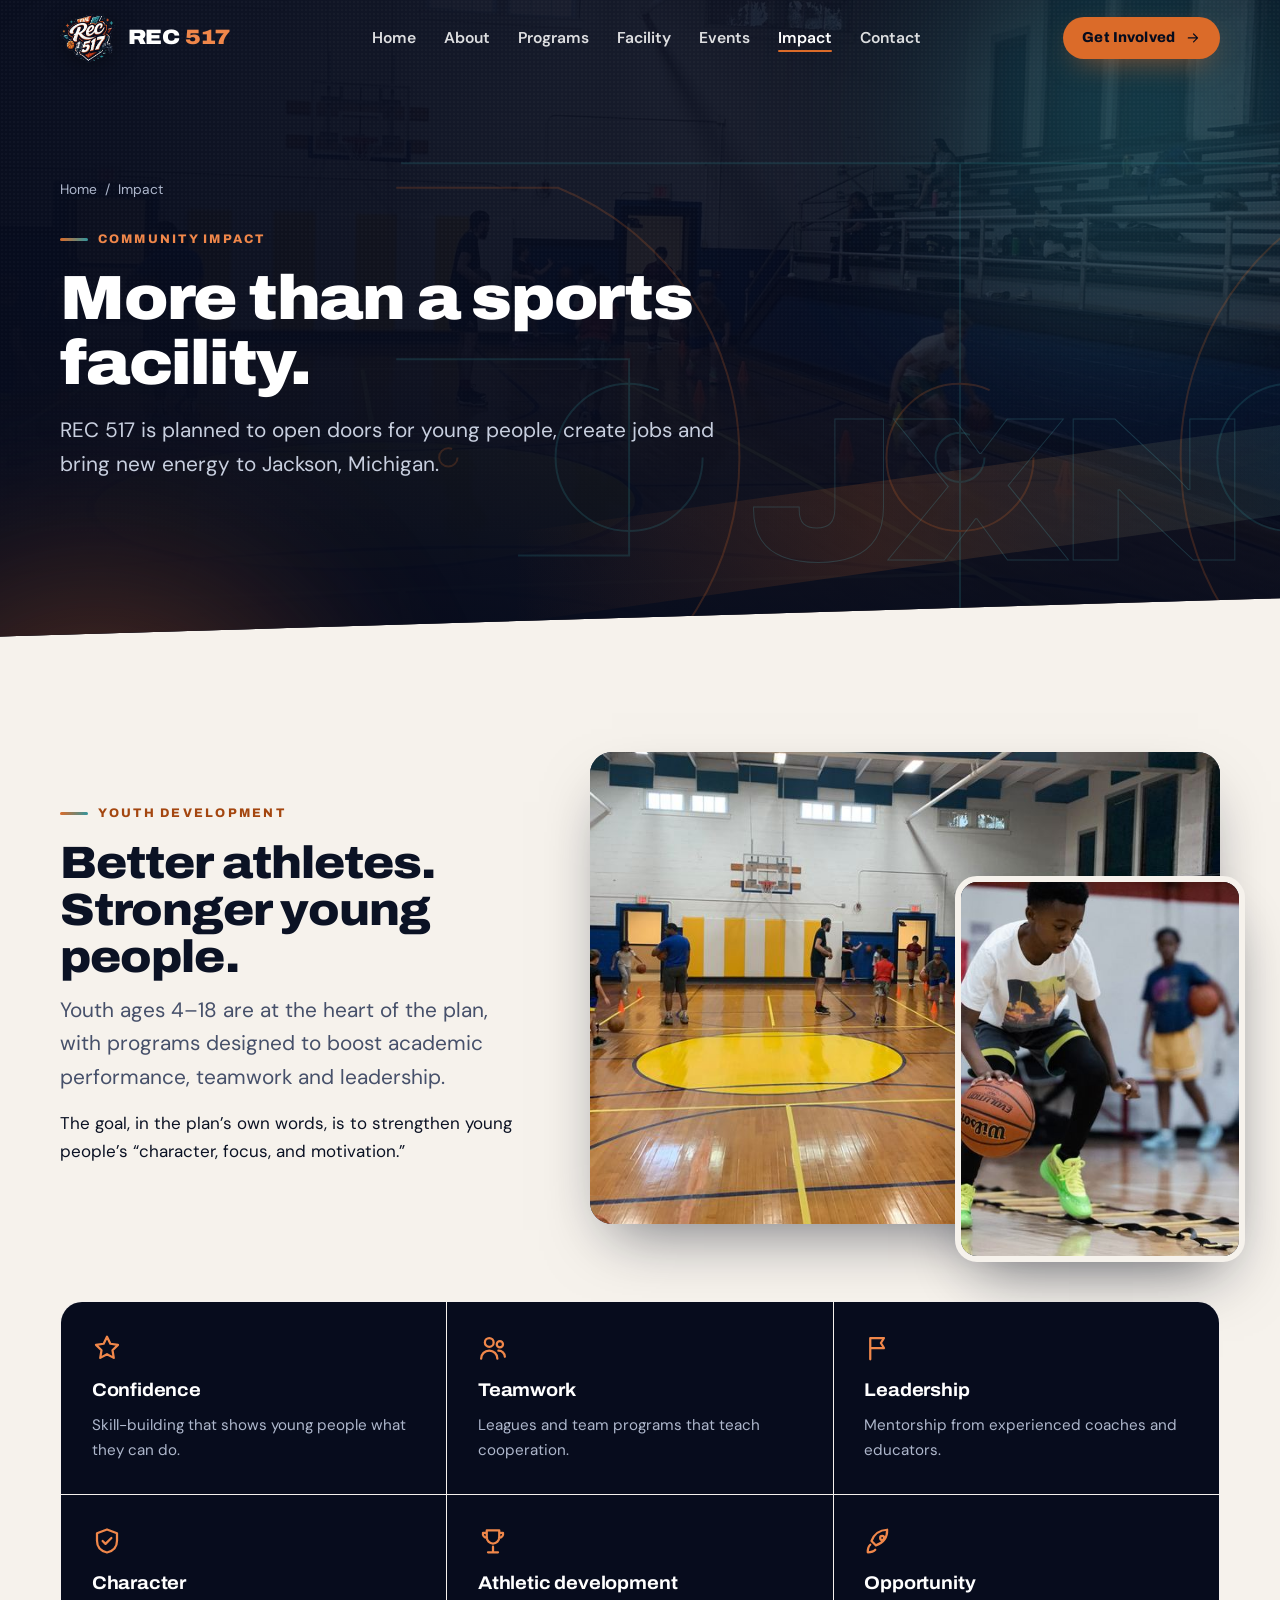
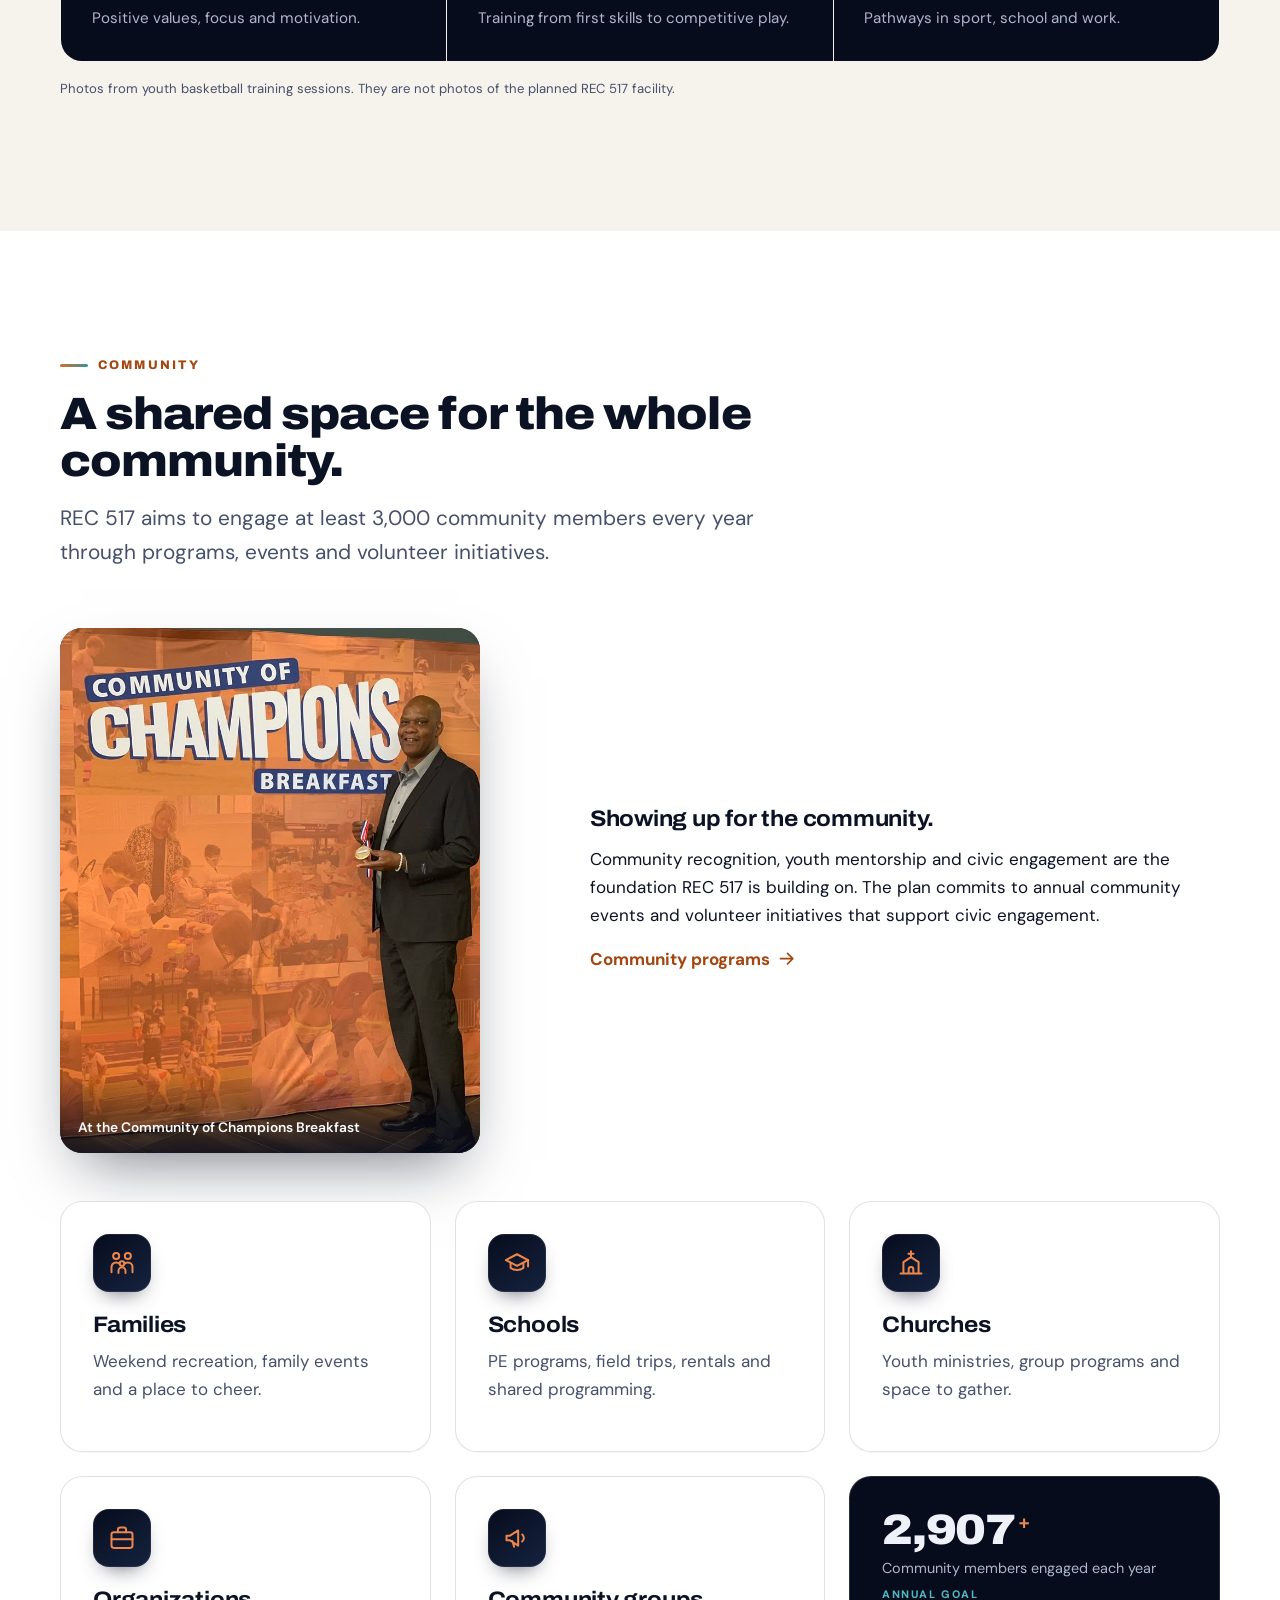
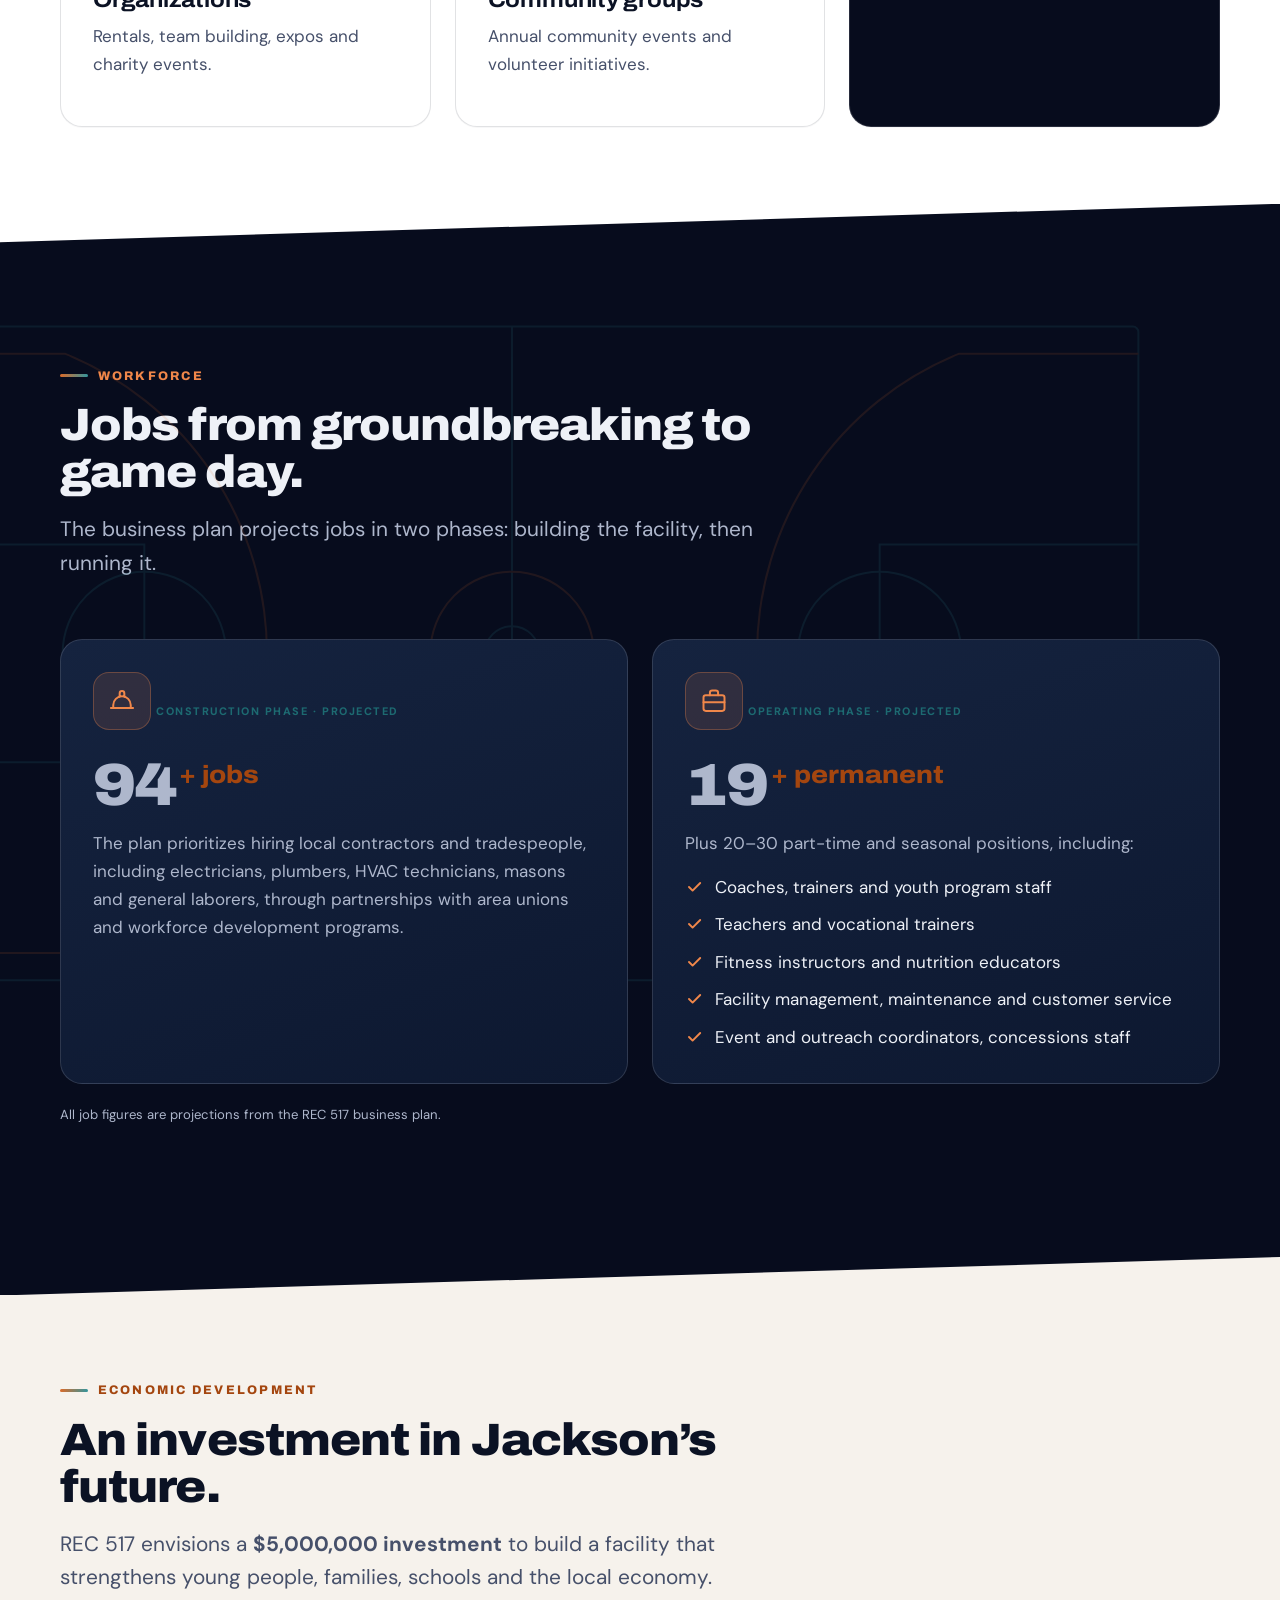
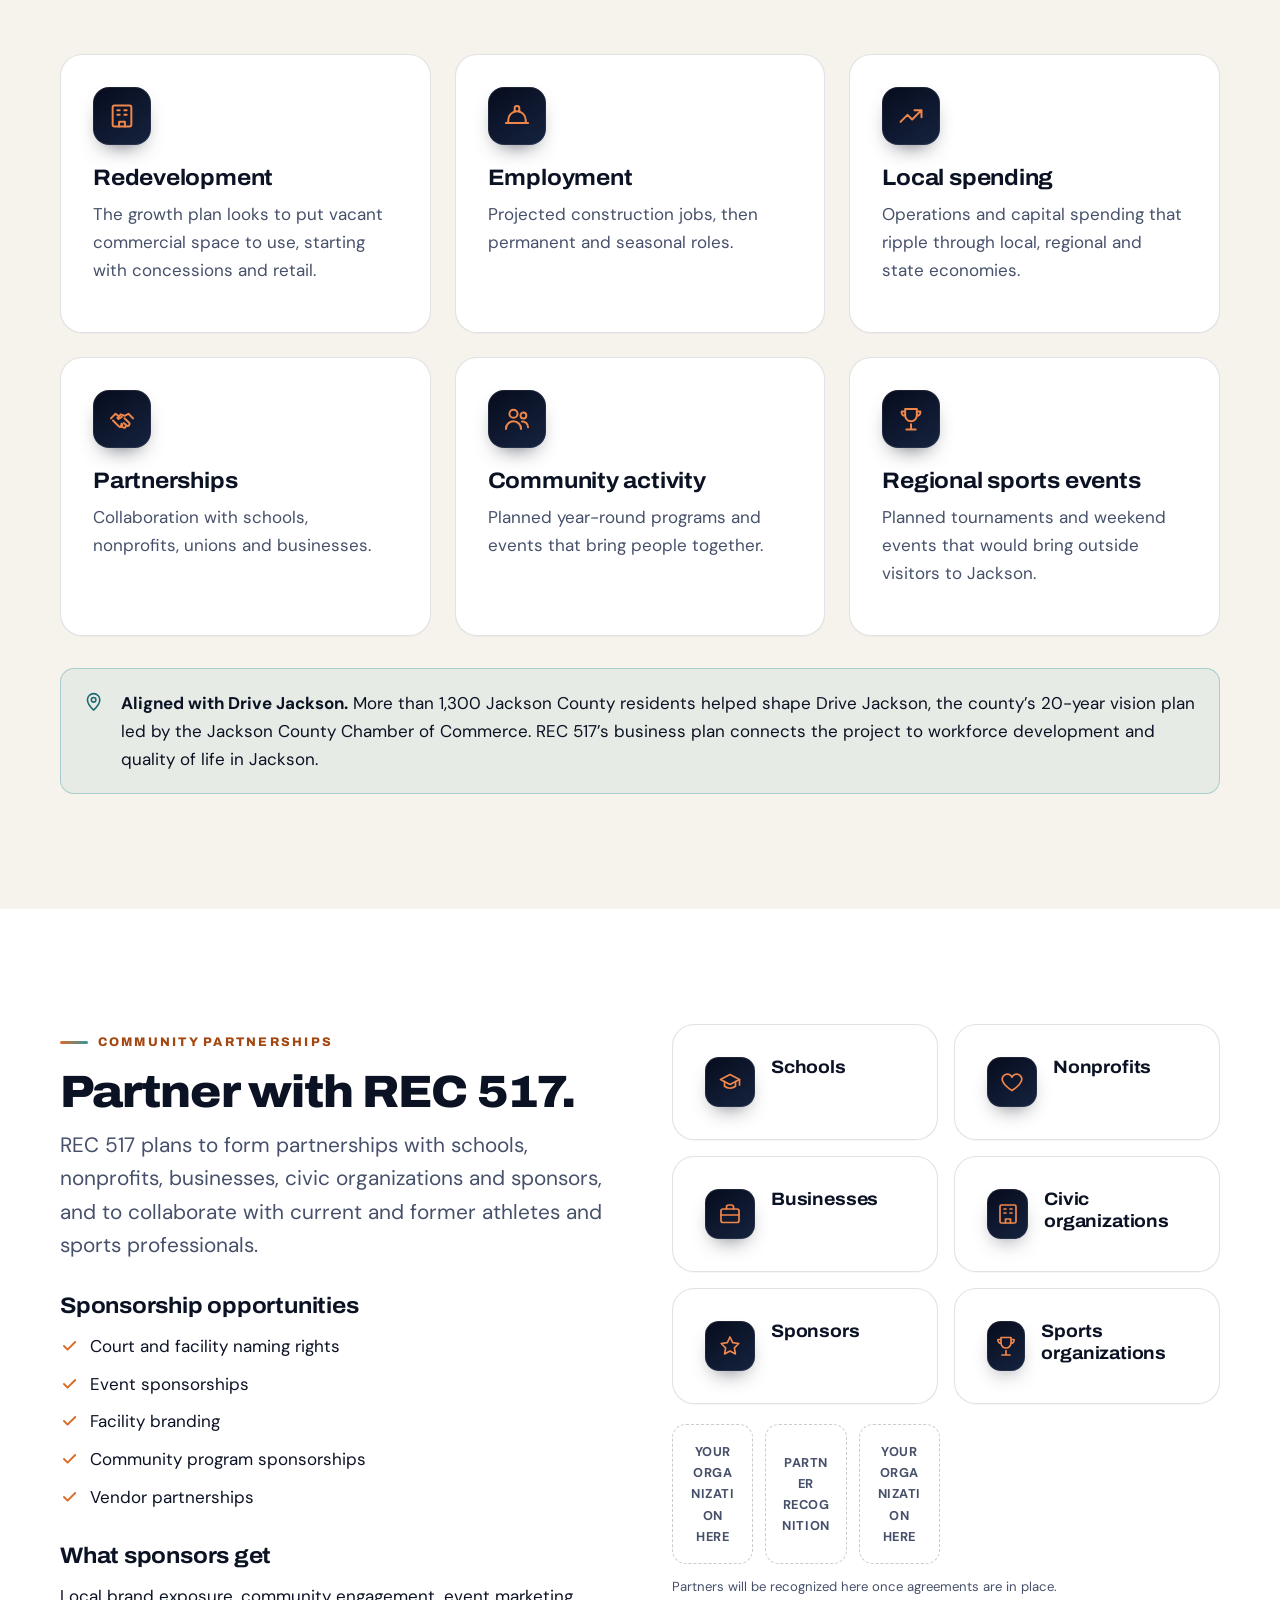
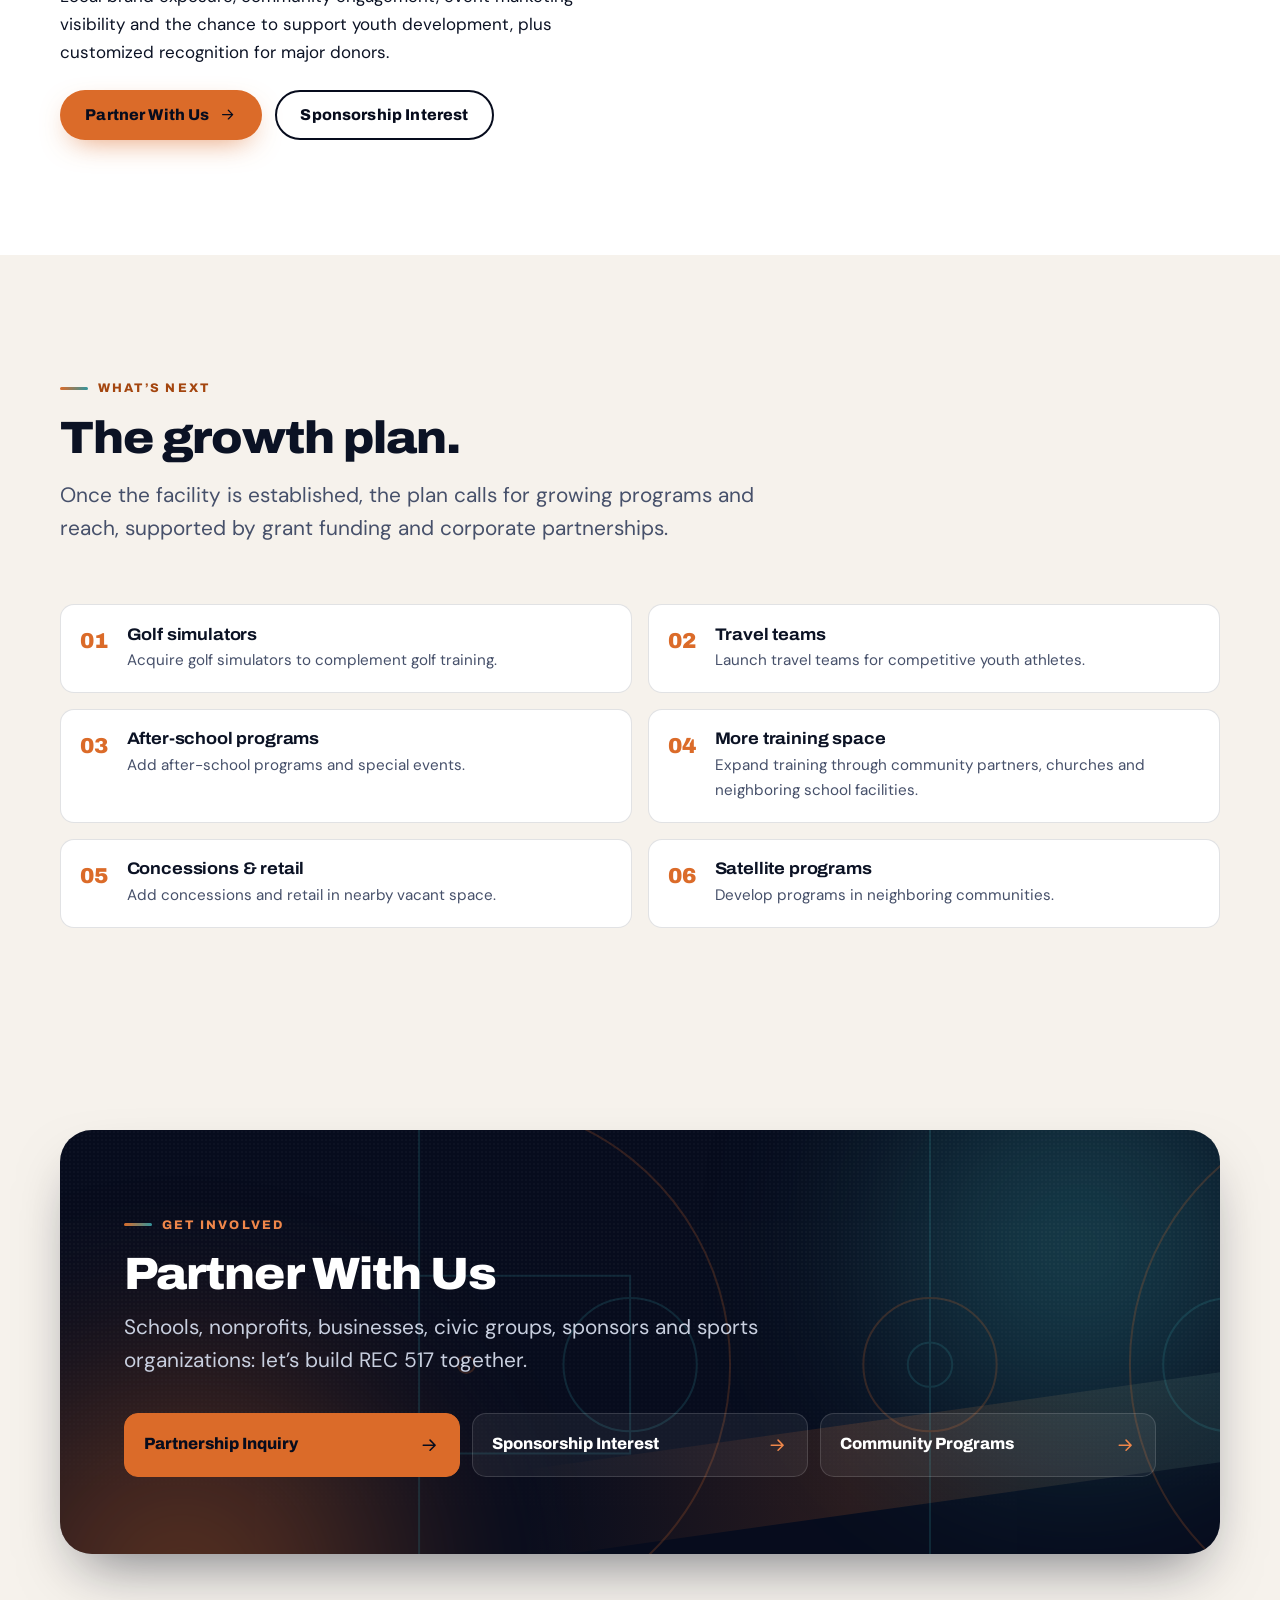
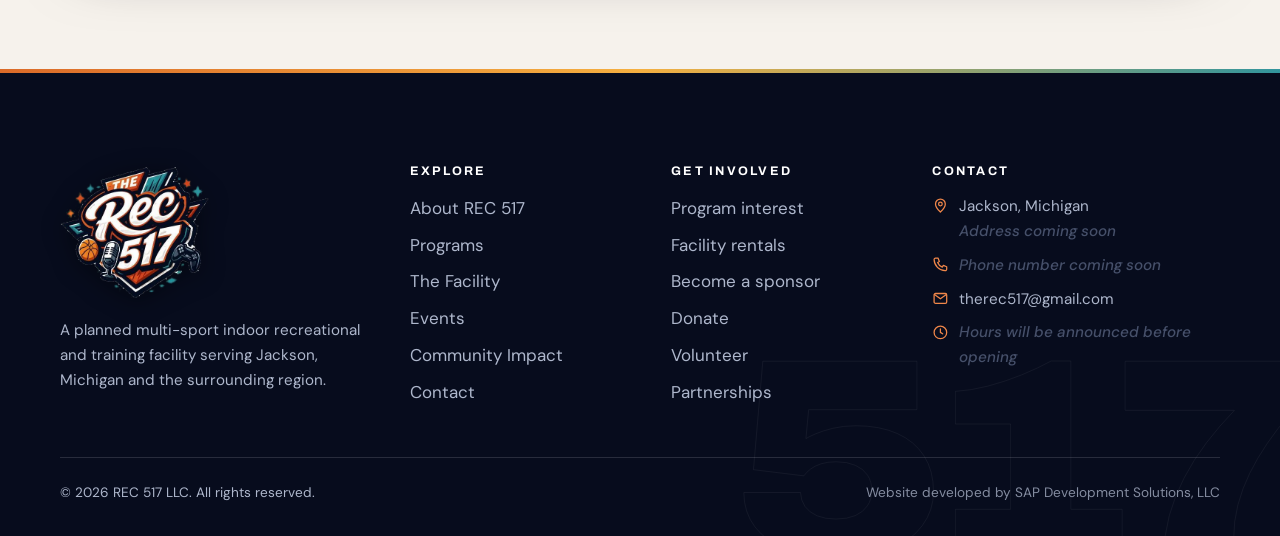
<file: impact.html>
<!DOCTYPE html>
<html lang="en">
<head>
  <meta charset="utf-8">
  <meta name="viewport" content="width=device-width, initial-scale=1">
  <title>Community Impact | Youth, Jobs &amp; Partnerships | REC 517 Jackson, MI</title>
  <meta name="description" content="How REC 517 plans to serve Jackson, Michigan: youth development, community programs, projected construction and permanent jobs, economic development and partnerships.">

  <!-- ==================================================================
       DOMAIN: after launch, replace https://www.example.com/ below with the
       live address (e.g. https://YOUR-ACCOUNT.github.io/rec-517/ or the
       custom domain). 4 spots per page: canonical, og:url, og:image, twitter:image.
       ================================================================== -->
  <link rel="canonical" href="https://www.example.com/impact.html">
  <meta property="og:type" content="website">
  <meta property="og:site_name" content="REC 517">
  <meta property="og:locale" content="en_US">
  <meta property="og:title" content="Community Impact | Youth, Jobs &amp; Partnerships | REC 517 Jackson, MI">
  <meta property="og:description" content="How REC 517 plans to serve Jackson, Michigan: youth development, community programs, projected construction and permanent jobs, economic development and partnerships.">
  <meta property="og:url" content="https://www.example.com/impact.html">
  <meta property="og:image" content="https://www.example.com/og-image.jpg">
  <meta property="og:image:width" content="1200">
  <meta property="og:image:height" content="630">
  <meta property="og:image:alt" content="REC 517 logo: a planned indoor sports and training facility in Jackson, Michigan">
  <meta name="twitter:card" content="summary_large_image">
  <meta name="twitter:title" content="Community Impact | Youth, Jobs &amp; Partnerships | REC 517 Jackson, MI">
  <meta name="twitter:description" content="How REC 517 plans to serve Jackson, Michigan: youth development, community programs, projected construction and permanent jobs, economic development and partnerships.">
  <meta name="twitter:image" content="https://www.example.com/og-image.jpg">
  <meta name="geo.region" content="US-MI">
  <meta name="geo.placename" content="Jackson, Michigan">

  <meta name="theme-color" content="#070c1d">
  <link rel="icon" type="image/svg+xml" href="./favicon.svg">
  <link rel="apple-touch-icon" href="./apple-touch-icon.png">

  <link rel="preconnect" href="https://fonts.googleapis.com">
  <link rel="preconnect" href="https://fonts.gstatic.com" crossorigin>
  <link href="https://fonts.googleapis.com/css2?family=Archivo:wdth,wght@100..125,500..900&amp;family=DM+Sans:opsz,wght@9..40,400..800&amp;display=swap" rel="stylesheet">
  <link rel="stylesheet" href="./style.css?v=20261113b">
  <link rel="stylesheet" href="./responsive.css?v=20261113b">
  <script>document.documentElement.classList.add("js");</script>
</head>
<body>
  <a class="skip-link" href="#main">Skip to main content</a>
  <header class="site-header">
    <div class="container header-inner">
      <a class="brand" href="./index.html" aria-label="REC 517 home">
        <img src="./rec-517-logo.png" alt="" width="56" height="50">
        <span class="brand-fallback" aria-hidden="true">517</span>
        <span class="brand-name" aria-hidden="true">REC <span>517</span></span>
      </a>
      <nav aria-label="Primary">
        <ul class="nav-links">
          <li><a href="./index.html">Home</a></li>
          <li><a href="./about.html">About</a></li>
          <li><a href="./programs.html">Programs</a></li>
          <li><a href="./facility.html">Facility</a></li>
          <li><a href="./events.html">Events</a></li>
          <li><a href="./impact.html" aria-current="page">Impact</a></li>
          <li><a href="./contact.html">Contact</a></li>
        </ul>
      </nav>
      <a class="btn btn-primary btn-sm header-cta" href="./involved.html">Get Involved<svg class="icon icon-arrow" viewBox="0 0 24 24" aria-hidden="true" focusable="false"><path d="M5 12h14M13 6l6 6-6 6"/></svg></a>
      <button type="button" class="menu-toggle" aria-expanded="false" aria-controls="mobile-menu" aria-label="Open menu">
        <span class="bars" aria-hidden="true"><span></span><span></span><span></span></span>
      </button>
    </div>
  </header>

  <div class="mobile-menu" id="mobile-menu" aria-hidden="true">
    <nav aria-label="Mobile">
      <ul>
        <li><a class="m-link" href="./index.html">Home<svg class="icon" viewBox="0 0 24 24" aria-hidden="true" focusable="false"><path d="M5 12h14M13 6l6 6-6 6"/></svg></a></li>
        <li><a class="m-link" href="./about.html">About<svg class="icon" viewBox="0 0 24 24" aria-hidden="true" focusable="false"><path d="M5 12h14M13 6l6 6-6 6"/></svg></a></li>
        <li><a class="m-link" href="./programs.html">Programs<svg class="icon" viewBox="0 0 24 24" aria-hidden="true" focusable="false"><path d="M5 12h14M13 6l6 6-6 6"/></svg></a></li>
        <li><a class="m-link" href="./facility.html">Facility<svg class="icon" viewBox="0 0 24 24" aria-hidden="true" focusable="false"><path d="M5 12h14M13 6l6 6-6 6"/></svg></a></li>
        <li><a class="m-link" href="./events.html">Events<svg class="icon" viewBox="0 0 24 24" aria-hidden="true" focusable="false"><path d="M5 12h14M13 6l6 6-6 6"/></svg></a></li>
        <li><a class="m-link" href="./impact.html" aria-current="page">Impact<svg class="icon" viewBox="0 0 24 24" aria-hidden="true" focusable="false"><path d="M5 12h14M13 6l6 6-6 6"/></svg></a></li>
        <li><a class="m-link" href="./contact.html">Contact<svg class="icon" viewBox="0 0 24 24" aria-hidden="true" focusable="false"><path d="M5 12h14M13 6l6 6-6 6"/></svg></a></li>
      </ul>
    </nav>
    <div class="m-foot">
      <a class="btn btn-primary" href="./involved.html">Get Involved<svg class="icon icon-arrow" viewBox="0 0 24 24" aria-hidden="true" focusable="false"><path d="M5 12h14M13 6l6 6-6 6"/></svg></a>
      <p>Jackson, Michigan · Indoor sports, training &amp; community</p>
    </div>
  </div>

  <main id="main">
    <section class="page-hero on-dark" aria-labelledby="page-title">
      <div class="hero-bg" aria-hidden="true"><img class="hero-photo" src="./photo-cone-drills.jpg" srcset="./photo-cone-drills-sm.jpg 720w, ./photo-cone-drills.jpg 1920w" sizes="100vw" alt="" fetchpriority="high"><span class="shade"></span><span class="glow glow-a"></span><span class="glow glow-b"></span><span class="stripe"></span><svg class="court-lines draw" viewBox="0 0 940 500" preserveAspectRatio="xMidYMid meet" aria-hidden="true" focusable="false" data-parallax=".08">
  <rect pathLength="1" x="10" y="10" width="920" height="480" rx="4"/>
  <path pathLength="1" d="M470 10V490"/>
  <circle pathLength="1" class="hot" cx="470" cy="250" r="60"/>
  <circle pathLength="1" cx="470" cy="250" r="20"/>
  <path pathLength="1" d="M10 170H200V330H10"/>
  <circle pathLength="1" cx="200" cy="250" r="60"/>
  <path pathLength="1" class="hot" d="M10 30H142A237.5 237.5 0 0 1 142 470H10"/>
  <circle pathLength="1" class="hot" cx="52.5" cy="250" r="7.5"/>
  <path pathLength="1" d="M930 170H740V330H930"/>
  <circle pathLength="1" cx="740" cy="250" r="60"/>
  <path pathLength="1" class="hot" d="M930 30H798A237.5 237.5 0 0 0 798 470H930"/>
  <circle pathLength="1" class="hot" cx="887.5" cy="250" r="7.5"/>
</svg><span class="grain"></span></div>
      <div class="container">
        <nav class="breadcrumb" aria-label="Breadcrumb"><a href="./index.html">Home</a><span aria-hidden="true">/</span><span aria-current="page">Impact</span></nav>
        <p class="eyebrow">Community impact</p>
        <h1 class="h1" id="page-title">More than a sports facility.</h1>
        <p class="lead">REC 517 is planned to open doors for young people, create jobs and bring new energy to Jackson, Michigan.</p>
      </div>
      <span class="page-hero-mark" aria-hidden="true">JXN</span>
    </section>

    <!-- ================= YOUTH ================= -->
    <section class="section" aria-labelledby="youth-title">
      <div class="container split wide-right">
        <div class="reveal">
          <p class="eyebrow">Youth development</p>
          <h2 class="h2" id="youth-title">Better athletes. Stronger young people.</h2>
          <p class="lead">Youth ages 4–18 are at the heart of the plan, with programs designed to boost academic performance, teamwork and leadership.</p>
          <p>The goal, in the plan’s own words, is to strengthen young people’s “character, focus, and motivation.”</p>
        </div>
        <div class="photo-stack reveal">
          <figure class="photo wide"><img src="./photo-cone-drills-sm.jpg" srcset="./photo-cone-drills-sm.jpg 720w, ./photo-cone-drills.jpg 1600w" sizes="(min-width: 900px) 50vw, 100vw" alt="Young players dribbling around cones on a gym floor" loading="lazy" width="720" height="553"></figure>
          <figure class="photo inset"><img src="./photo-ladder-drill-sm.jpg" alt="A young athlete dribbling through an agility ladder drill" loading="lazy" width="384" height="720"></figure>
        </div>
      </div>
      <div class="container" style="margin-top:clamp(3rem,6vw,5rem)">
        <div class="value-grid six reveal-stagger">
          <div class="value"><svg class="icon" viewBox="0 0 24 24" aria-hidden="true" focusable="false"><path d="M12 3l2.7 5.6 6.1.9-4.4 4.3 1 6.1L12 17l-5.4 2.9 1-6.1-4.4-4.3 6.1-.9z"/></svg><h3>Confidence</h3><p>Skill-building that shows young people what they can do.</p></div>
          <div class="value"><svg class="icon" viewBox="0 0 24 24" aria-hidden="true" focusable="false"><circle cx="9" cy="7.5" r="3.5"/><path d="M2.5 20.5a6.5 6.5 0 0 1 13 0"/><circle cx="17.5" cy="9" r="2.5"/><path d="M16.3 14.1A5 5 0 0 1 21.5 19"/></svg><h3>Teamwork</h3><p>Leagues and team programs that teach cooperation.</p></div>
          <div class="value"><svg class="icon" viewBox="0 0 24 24" aria-hidden="true" focusable="false"><path d="M5 21V4M5 4h11l-2.5 4L16 12H5"/></svg><h3>Leadership</h3><p>Mentorship from experienced coaches and educators.</p></div>
          <div class="value"><svg class="icon" viewBox="0 0 24 24" aria-hidden="true" focusable="false"><path d="M12 2.8l8 3v6c0 5-3.4 8.3-8 9.4-4.6-1.1-8-4.4-8-9.4v-6z"/><path d="M8.5 12l2.3 2.3 4.7-4.7"/></svg><h3>Character</h3><p>Positive values, focus and motivation.</p></div>
          <div class="value"><svg class="icon" viewBox="0 0 24 24" aria-hidden="true" focusable="false"><path d="M8 21h8M12 16.5V21M7 3.5h10V9a5 5 0 0 1-10 0zM7 5.5H4a3.2 3.2 0 0 0 3.2 4M17 5.5h3a3.2 3.2 0 0 1-3.2 4"/></svg><h3>Athletic development</h3><p>Training from first skills to competitive play.</p></div>
          <div class="value"><svg class="icon" viewBox="0 0 24 24" aria-hidden="true" focusable="false"><path d="M5 15c-1.5 1.3-2 4-2 6 2 0 4.7-.5 6-2M9 15l-3-3c1.8-4.8 5.9-8.7 12.5-9 .3 6.6-4.2 10.7-9 12.5z"/><circle cx="14.5" cy="9.5" r="1.6"/></svg><h3>Opportunity</h3><p>Pathways in sport, school and work.</p></div>
        </div>
        <p class="fine-print" style="margin-top:1rem">Photos from youth basketball training sessions. They are not photos of the planned REC 517 facility.</p>
      </div>
    </section>

    <!-- ================= COMMUNITY ================= -->
    <section class="section section--white" aria-labelledby="community-title">
      <div class="container">
        <div class="section-head reveal">
          <p class="eyebrow">Community</p>
          <h2 class="h2" id="community-title">A shared space for the whole community.</h2>
          <p class="lead">REC 517 aims to engage at least 3,000 community members every year through programs, events and volunteer initiatives.</p>
        </div>
        <div class="split wide-right reveal" style="margin-bottom:clamp(2rem,4vw,3rem)">
          <!-- EDIT: add the person's name to the caption once confirmed -->
          <figure class="photo tall" style="max-width:420px"><img src="./photo-champions.jpg" alt="A man in a suit holding an award beside a Community of Champions Breakfast banner" loading="lazy" width="768" height="1024"><figcaption>At the Community of Champions Breakfast</figcaption></figure>
          <div>
            <h3 style="font-size:clamp(1.4rem,1.4vw+1rem,2rem)">Showing up for the community.</h3>
            <p>Community recognition, youth mentorship and civic engagement are the foundation REC 517 is building on. The plan commits to annual community events and volunteer initiatives that support civic engagement.</p>
            <a class="link-arrow" href="./contact.html?interest=community">Community programs<svg class="icon" viewBox="0 0 24 24" aria-hidden="true" focusable="false"><path d="M5 12h14M13 6l6 6-6 6"/></svg></a>
          </div>
        </div>
        <div class="grid grid-3 reveal-stagger">
          <article class="card"><span class="card-icon"><svg class="icon" viewBox="0 0 24 24" aria-hidden="true" focusable="false"><circle cx="7" cy="6" r="2.6"/><circle cx="17" cy="6" r="2.6"/><circle cx="12" cy="12.5" r="2"/><path d="M3 20v-4.5A4 4 0 0 1 7 11.5h0a4 4 0 0 1 3 1.3M21 20v-4.5a4 4 0 0 0-4-4h0a4 4 0 0 0-3 1.3M9 20.5v-1.8a3 3 0 0 1 6 0v1.8"/></svg></span><h3>Families</h3><p>Weekend recreation, family events and a place to cheer.</p></article>
          <article class="card"><span class="card-icon"><svg class="icon" viewBox="0 0 24 24" aria-hidden="true" focusable="false"><path d="M2.5 9.5L12 4.5l9.5 5-9.5 5z"/><path d="M6.5 11.7v4.6c3.2 2.3 7.8 2.3 11 0v-4.6M21.5 9.5v5.5"/></svg></span><h3>Schools</h3><p>PE programs, field trips, rentals and shared programming.</p></article>
          <article class="card"><span class="card-icon"><svg class="icon" viewBox="0 0 24 24" aria-hidden="true" focusable="false"><path d="M12 2v5M9.8 4h4.4M5.5 21V11.2L12 7l6.5 4.2V21M3 21h18M10 21v-3.5a2 2 0 0 1 4 0V21"/></svg></span><h3>Churches</h3><p>Youth ministries, group programs and space to gather.</p></article>
          <article class="card"><span class="card-icon"><svg class="icon" viewBox="0 0 24 24" aria-hidden="true" focusable="false"><rect x="3" y="7" width="18" height="13.5" rx="2"/><path d="M8.5 7V5a2 2 0 0 1 2-2h3a2 2 0 0 1 2 2v2M3 13h18"/></svg></span><h3>Organizations</h3><p>Rentals, team building, expos and charity events.</p></article>
          <article class="card"><span class="card-icon"><svg class="icon" viewBox="0 0 24 24" aria-hidden="true" focusable="false"><path d="M3 10v4h3l7 4.5v-13L6 10zM16.5 9a4 4 0 0 1 0 6M8 14.5l1.5 5"/></svg></span><h3>Community groups</h3><p>Annual community events and volunteer initiatives.</p></article>
          <article class="card on-dark" style="background:var(--color-dark)"><div class="stat"><span class="stat-num"><span data-count="3000">3,000</span><span class="unit">+</span></span><span class="stat-label">Community members engaged each year</span><span class="stat-flag">Annual goal</span></div></article>
        </div>
      </div>
    </section>

    <!-- ================= WORKFORCE ================= -->
    <section class="section section--dark section--angle on-dark" aria-labelledby="work-title">
      <div class="bg-court" aria-hidden="true"><svg class="court-lines" viewBox="0 0 940 500" preserveAspectRatio="xMidYMid meet" aria-hidden="true" focusable="false">
  <rect pathLength="1" x="10" y="10" width="920" height="480" rx="4"/>
  <path pathLength="1" d="M470 10V490"/>
  <circle pathLength="1" class="hot" cx="470" cy="250" r="60"/>
  <circle pathLength="1" cx="470" cy="250" r="20"/>
  <path pathLength="1" d="M10 170H200V330H10"/>
  <circle pathLength="1" cx="200" cy="250" r="60"/>
  <path pathLength="1" class="hot" d="M10 30H142A237.5 237.5 0 0 1 142 470H10"/>
  <circle pathLength="1" class="hot" cx="52.5" cy="250" r="7.5"/>
  <path pathLength="1" d="M930 170H740V330H930"/>
  <circle pathLength="1" cx="740" cy="250" r="60"/>
  <path pathLength="1" class="hot" d="M930 30H798A237.5 237.5 0 0 0 798 470H930"/>
  <circle pathLength="1" class="hot" cx="887.5" cy="250" r="7.5"/>
</svg></div>
      <div class="container">
        <div class="section-head reveal">
          <p class="eyebrow">Workforce</p>
          <h2 class="h2" id="work-title">Jobs from groundbreaking to game day.</h2>
          <p class="lead">The business plan projects jobs in two phases: building the facility, then running it.</p>
        </div>
        <div class="grid grid-2 reveal-stagger">
          <article class="card">
            <span class="card-icon"><svg class="icon" viewBox="0 0 24 24" aria-hidden="true" focusable="false"><path d="M2.5 18h19M4.5 18v-2.5a7.5 7.5 0 0 1 15 0V18M10 8.5V5.5a2 2 0 0 1 4 0v3"/></svg></span>
            <p class="stat-flag">Construction phase · projected</p>
            <p class="stat-num" style="margin:.4rem 0 .8rem"><span data-count="100">100</span><span class="unit">+ jobs</span></p>
            <p>The plan prioritizes hiring local contractors and tradespeople, including electricians, plumbers, HVAC technicians, masons and general laborers, through partnerships with area unions and workforce development programs.</p>
          </article>
          <article class="card">
            <span class="card-icon"><svg class="icon" viewBox="0 0 24 24" aria-hidden="true" focusable="false"><rect x="3" y="7" width="18" height="13.5" rx="2"/><path d="M8.5 7V5a2 2 0 0 1 2-2h3a2 2 0 0 1 2 2v2M3 13h18"/></svg></span>
            <p class="stat-flag">Operating phase · projected</p>
            <p class="stat-num" style="margin:.4rem 0 .8rem"><span data-count="20">20</span><span class="unit">+ permanent</span></p>
            <p>Plus 20–30 part-time and seasonal positions, including:</p>
            <ul class="check-list">
              <li><svg class="icon" viewBox="0 0 24 24" aria-hidden="true" focusable="false"><path d="M5 12.5l4.5 4.5L19 7.5"/></svg><span>Coaches, trainers and youth program staff</span></li>
              <li><svg class="icon" viewBox="0 0 24 24" aria-hidden="true" focusable="false"><path d="M5 12.5l4.5 4.5L19 7.5"/></svg><span>Teachers and vocational trainers</span></li>
              <li><svg class="icon" viewBox="0 0 24 24" aria-hidden="true" focusable="false"><path d="M5 12.5l4.5 4.5L19 7.5"/></svg><span>Fitness instructors and nutrition educators</span></li>
              <li><svg class="icon" viewBox="0 0 24 24" aria-hidden="true" focusable="false"><path d="M5 12.5l4.5 4.5L19 7.5"/></svg><span>Facility management, maintenance and customer service</span></li>
              <li><svg class="icon" viewBox="0 0 24 24" aria-hidden="true" focusable="false"><path d="M5 12.5l4.5 4.5L19 7.5"/></svg><span>Event and outreach coordinators, concessions staff</span></li>
            </ul>
          </article>
        </div>
        <p class="fine-print" style="margin-top:1.25rem">All job figures are projections from the REC 517 business plan.</p>
      </div>
    </section>

    <!-- ================= ECONOMIC DEVELOPMENT ================= -->
    <section class="section" aria-labelledby="econ-title">
      <div class="container">
        <div class="section-head reveal">
          <p class="eyebrow">Economic development</p>
          <h2 class="h2" id="econ-title">An investment in Jackson’s future.</h2>
          <p class="lead">REC 517 envisions a <strong>$5,000,000 investment</strong> to build a facility that strengthens young people, families, schools and the local economy.</p>
        </div>
        <div class="grid grid-3 reveal-stagger">
          <article class="card"><span class="card-icon"><svg class="icon" viewBox="0 0 24 24" aria-hidden="true" focusable="false"><rect x="4" y="3" width="16" height="18" rx="1.5"/><path d="M9.5 21v-4h5v4M8 7h2M14 7h2M8 11h2M14 11h2"/></svg></span><h3>Redevelopment</h3><p>The growth plan looks to put vacant commercial space to use, starting with concessions and retail.</p></article>
          <article class="card"><span class="card-icon"><svg class="icon" viewBox="0 0 24 24" aria-hidden="true" focusable="false"><path d="M2.5 18h19M4.5 18v-2.5a7.5 7.5 0 0 1 15 0V18M10 8.5V5.5a2 2 0 0 1 4 0v3"/></svg></span><h3>Employment</h3><p>Projected construction jobs, then permanent and seasonal roles.</p></article>
          <article class="card"><span class="card-icon"><svg class="icon" viewBox="0 0 24 24" aria-hidden="true" focusable="false"><path d="M3 17l6-6 4 4 8-8M15 7h6v6"/></svg></span><h3>Local spending</h3><p>Operations and capital spending that ripple through local, regional and state economies.</p></article>
          <article class="card"><span class="card-icon"><svg class="icon" viewBox="0 0 24 24" aria-hidden="true" focusable="false"><path d="M11 17.5l1.8 1.6a1.6 1.6 0 0 0 2.3-2.2M13.5 15.5l2.4 2a1.6 1.6 0 0 0 2.2-2.3l-4-3.8M2.5 11.5L6.5 7.5l2 1.5M21.5 11.5l-4-4-3.2 1.8-3.3-1.3-3 3 1 1 2.8-1.8M4.3 13.3l5 5a1.6 1.6 0 0 0 2.3-2.3"/></svg></span><h3>Partnerships</h3><p>Collaboration with schools, nonprofits, unions and businesses.</p></article>
          <article class="card"><span class="card-icon"><svg class="icon" viewBox="0 0 24 24" aria-hidden="true" focusable="false"><circle cx="9" cy="7.5" r="3.5"/><path d="M2.5 20.5a6.5 6.5 0 0 1 13 0"/><circle cx="17.5" cy="9" r="2.5"/><path d="M16.3 14.1A5 5 0 0 1 21.5 19"/></svg></span><h3>Community activity</h3><p>Planned year-round programs and events that bring people together.</p></article>
          <article class="card"><span class="card-icon"><svg class="icon" viewBox="0 0 24 24" aria-hidden="true" focusable="false"><path d="M8 21h8M12 16.5V21M7 3.5h10V9a5 5 0 0 1-10 0zM7 5.5H4a3.2 3.2 0 0 0 3.2 4M17 5.5h3a3.2 3.2 0 0 1-3.2 4"/></svg></span><h3>Regional sports events</h3><p>Planned tournaments and weekend events that would bring outside visitors to Jackson.</p></article>
        </div>
        <div class="notice reveal" style="margin-top:2rem"><svg class="icon" viewBox="0 0 24 24" aria-hidden="true" focusable="false"><path d="M12 21.5s-7-6.2-7-11.5a7 7 0 0 1 14 0c0 5.3-7 11.5-7 11.5z"/><circle cx="12" cy="10" r="2.6"/></svg><p><strong>Aligned with Drive Jackson.</strong> More than 1,300 Jackson County residents helped shape Drive Jackson, the county’s 20-year vision plan led by the Jackson County Chamber of Commerce. REC 517’s business plan connects the project to workforce development and quality of life in Jackson.</p></div>
      </div>
    </section>

    <!-- ================= PARTNERSHIPS ================= -->
    <section class="section section--white" aria-labelledby="partners-title">
      <div class="container">
        <div class="split" style="align-items:start">
          <div class="reveal">
            <p class="eyebrow">Community partnerships</p>
            <h2 class="h2" id="partners-title">Partner with REC 517.</h2>
            <p class="lead">REC 517 plans to form partnerships with schools, nonprofits, businesses, civic organizations and sponsors, and to collaborate with current and former athletes and sports professionals.</p>
            <h3 style="margin-top:2rem">Sponsorship opportunities</h3>
            <ul class="check-list">
              <li><svg class="icon" viewBox="0 0 24 24" aria-hidden="true" focusable="false"><path d="M5 12.5l4.5 4.5L19 7.5"/></svg><span>Court and facility naming rights</span></li>
              <li><svg class="icon" viewBox="0 0 24 24" aria-hidden="true" focusable="false"><path d="M5 12.5l4.5 4.5L19 7.5"/></svg><span>Event sponsorships</span></li>
              <li><svg class="icon" viewBox="0 0 24 24" aria-hidden="true" focusable="false"><path d="M5 12.5l4.5 4.5L19 7.5"/></svg><span>Facility branding</span></li>
              <li><svg class="icon" viewBox="0 0 24 24" aria-hidden="true" focusable="false"><path d="M5 12.5l4.5 4.5L19 7.5"/></svg><span>Community program sponsorships</span></li>
              <li><svg class="icon" viewBox="0 0 24 24" aria-hidden="true" focusable="false"><path d="M5 12.5l4.5 4.5L19 7.5"/></svg><span>Vendor partnerships</span></li>
            </ul>
            <h3 style="margin-top:2rem">What sponsors get</h3>
            <p>Local brand exposure, community engagement, event marketing visibility and the chance to support youth development, plus customized recognition for major donors.</p>
            <div class="btn-row" style="margin-top:1.5rem">
              <a class="btn btn-primary" href="./contact.html?interest=partnership">Partner With Us<svg class="icon icon-arrow" viewBox="0 0 24 24" aria-hidden="true" focusable="false"><path d="M5 12h14M13 6l6 6-6 6"/></svg></a>
              <a class="btn btn-outline" href="./involved.html#sponsor">Sponsorship Interest</a>
            </div>
          </div>
          <div class="reveal">
            <div class="space-grid" style="grid-template-columns:repeat(auto-fit,minmax(min(100%,200px),1fr))">
          <article class="card space"><span class="card-icon"><svg class="icon" viewBox="0 0 24 24" aria-hidden="true" focusable="false"><path d="M2.5 9.5L12 4.5l9.5 5-9.5 5z"/><path d="M6.5 11.7v4.6c3.2 2.3 7.8 2.3 11 0v-4.6M21.5 9.5v5.5"/></svg></span><div><h3>Schools</h3></div></article>
          <article class="card space"><span class="card-icon"><svg class="icon" viewBox="0 0 24 24" aria-hidden="true" focusable="false"><path d="M12 20.5s-7.5-4.6-9.4-9.5A5 5 0 0 1 12 7.3 5 5 0 0 1 21.4 11c-1.9 4.9-9.4 9.5-9.4 9.5z"/></svg></span><div><h3>Nonprofits</h3></div></article>
          <article class="card space"><span class="card-icon"><svg class="icon" viewBox="0 0 24 24" aria-hidden="true" focusable="false"><rect x="3" y="7" width="18" height="13.5" rx="2"/><path d="M8.5 7V5a2 2 0 0 1 2-2h3a2 2 0 0 1 2 2v2M3 13h18"/></svg></span><div><h3>Businesses</h3></div></article>
          <article class="card space"><span class="card-icon"><svg class="icon" viewBox="0 0 24 24" aria-hidden="true" focusable="false"><rect x="4" y="3" width="16" height="18" rx="1.5"/><path d="M9.5 21v-4h5v4M8 7h2M14 7h2M8 11h2M14 11h2"/></svg></span><div><h3>Civic organizations</h3></div></article>
          <article class="card space"><span class="card-icon"><svg class="icon" viewBox="0 0 24 24" aria-hidden="true" focusable="false"><path d="M12 3l2.7 5.6 6.1.9-4.4 4.3 1 6.1L12 17l-5.4 2.9 1-6.1-4.4-4.3 6.1-.9z"/></svg></span><div><h3>Sponsors</h3></div></article>
          <article class="card space"><span class="card-icon"><svg class="icon" viewBox="0 0 24 24" aria-hidden="true" focusable="false"><path d="M8 21h8M12 16.5V21M7 3.5h10V9a5 5 0 0 1-10 0zM7 5.5H4a3.2 3.2 0 0 0 3.2 4M17 5.5h3a3.2 3.2 0 0 1-3.2 4"/></svg></span><div><h3>Sports organizations</h3></div></article>
            </div>
            <!-- EDIT: add partner names/logos here only once agreements are in place -->
            <div class="partner-wall" style="margin-top:1.25rem" aria-label="Future partner recognition">
              <div class="partner-slot">Your organization here</div><div class="partner-slot">Partner recognition</div><div class="partner-slot">Your organization here</div>
            </div>
            <p class="fine-print" style="margin-top:.75rem">Partners will be recognized here once agreements are in place.</p>
          </div>
        </div>
      </div>
    </section>

    <!-- ================= GROWTH PLAN ================= -->
    <section class="section" aria-labelledby="next-title">
      <div class="container">
        <div class="section-head reveal">
          <p class="eyebrow">What’s next</p>
          <h2 class="h2" id="next-title">The growth plan.</h2>
          <p class="lead">Once the facility is established, the plan calls for growing programs and reach, supported by grant funding and corporate partnerships.</p>
        </div>
        <ol class="timeline reveal-stagger">
          <li><h3>Golf simulators</h3><p>Acquire golf simulators to complement golf training.</p></li>
          <li><h3>Travel teams</h3><p>Launch travel teams for competitive youth athletes.</p></li>
          <li><h3>After-school programs</h3><p>Add after-school programs and special events.</p></li>
          <li><h3>More training space</h3><p>Expand training through community partners, churches and neighboring school facilities.</p></li>
          <li><h3>Concessions & retail</h3><p>Add concessions and retail in nearby vacant space.</p></li>
          <li><h3>Satellite programs</h3><p>Develop programs in neighboring communities.</p></li>
        </ol>
      </div>
    </section>

    <section class="section cta-wrap" aria-labelledby="cta-title">
      <div class="container">
        <div class="cta-band on-dark reveal">
          <div class="hero-bg" aria-hidden="true"><span class="glow glow-a"></span><span class="glow glow-b"></span><span class="stripe"></span><svg class="court-lines" viewBox="0 0 940 500" preserveAspectRatio="xMidYMid meet" aria-hidden="true" focusable="false">
  <rect pathLength="1" x="10" y="10" width="920" height="480" rx="4"/>
  <path pathLength="1" d="M470 10V490"/>
  <circle pathLength="1" class="hot" cx="470" cy="250" r="60"/>
  <circle pathLength="1" cx="470" cy="250" r="20"/>
  <path pathLength="1" d="M10 170H200V330H10"/>
  <circle pathLength="1" cx="200" cy="250" r="60"/>
  <path pathLength="1" class="hot" d="M10 30H142A237.5 237.5 0 0 1 142 470H10"/>
  <circle pathLength="1" class="hot" cx="52.5" cy="250" r="7.5"/>
  <path pathLength="1" d="M930 170H740V330H930"/>
  <circle pathLength="1" cx="740" cy="250" r="60"/>
  <path pathLength="1" class="hot" d="M930 30H798A237.5 237.5 0 0 0 798 470H930"/>
  <circle pathLength="1" class="hot" cx="887.5" cy="250" r="7.5"/>
</svg><span class="grain"></span></div>
          <p class="eyebrow">Get involved</p>
          <h2 class="h2" id="cta-title">Partner With Us</h2>
          <p class="lead">Schools, nonprofits, businesses, civic groups, sponsors and sports organizations: let’s build REC 517 together.</p>
          <div class="inquiry-grid">
          <a class="inquiry featured" href="./contact.html?interest=partnership">Partnership Inquiry<svg class="icon" viewBox="0 0 24 24" aria-hidden="true" focusable="false"><path d="M5 12h14M13 6l6 6-6 6"/></svg></a>
          <a class="inquiry" href="./involved.html#sponsor">Sponsorship Interest<svg class="icon" viewBox="0 0 24 24" aria-hidden="true" focusable="false"><path d="M5 12h14M13 6l6 6-6 6"/></svg></a>
          <a class="inquiry" href="./contact.html?interest=community">Community Programs<svg class="icon" viewBox="0 0 24 24" aria-hidden="true" focusable="false"><path d="M5 12h14M13 6l6 6-6 6"/></svg></a>
          </div>
        </div>
      </div>
    </section>

  </main>

  <footer class="site-footer">
    <div class="container">
      <div class="footer-grid">
        <div class="footer-brand">
          <a class="brand" href="./index.html" aria-label="REC 517 home"><img src="./rec-517-logo.png" alt="" width="150" height="133" loading="lazy"><span class="brand-fallback" aria-hidden="true">517</span></a>
          <p>A planned multi-sport indoor recreational and training facility serving Jackson, Michigan and the surrounding region.</p>
        </div>
        <div>
          <h2>Explore</h2>
          <ul>
            <li><a href="./about.html">About REC 517</a></li>
            <li><a href="./programs.html">Programs</a></li>
            <li><a href="./facility.html">The Facility</a></li>
            <li><a href="./events.html">Events</a></li>
            <li><a href="./impact.html">Community Impact</a></li>
            <li><a href="./contact.html">Contact</a></li>
          </ul>
        </div>
        <div>
          <h2>Get Involved</h2>
          <ul>
            <li><a href="./contact.html?interest=youth">Program interest</a></li>
            <li><a href="./contact.html?interest=rental">Facility rentals</a></li>
            <li><a href="./involved.html#sponsor">Become a sponsor</a></li>
            <li><a href="./involved.html#donate">Donate</a></li>
            <li><a href="./involved.html#volunteer">Volunteer</a></li>
            <li><a href="./contact.html?interest=partnership">Partnerships</a></li>
          </ul>
          <ul class="footer-social" data-socials aria-label="Social media"></ul>
        </div>
        <div>
          <h2>Contact</h2>
          <!-- EDIT: these fill in automatically from data.js (site.address, phone, email, hours) -->
          <ul class="footer-contact">
            <li><svg class="icon" viewBox="0 0 24 24" aria-hidden="true" focusable="false"><path d="M12 21.5s-7-6.2-7-11.5a7 7 0 0 1 14 0c0 5.3-7 11.5-7 11.5z"/><circle cx="12" cy="10" r="2.6"/></svg><span>Jackson, Michigan<br><span data-contact="address"></span></span></li>
            <li><svg class="icon" viewBox="0 0 24 24" aria-hidden="true" focusable="false"><path d="M5 3h3.6l1.9 4.8-2.4 1.5a11.3 11.3 0 0 0 6.6 6.6l1.5-2.4L21 15.4V19a2 2 0 0 1-2.2 2A16.4 16.4 0 0 1 3 5.2 2 2 0 0 1 5 3z"/></svg><span data-contact="phone"></span></li>
            <li><svg class="icon" viewBox="0 0 24 24" aria-hidden="true" focusable="false"><rect x="3" y="5" width="18" height="14" rx="2"/><path d="M3.5 6.5l8.5 6 8.5-6"/></svg><span data-contact="email"></span></li>
            <li><svg class="icon" viewBox="0 0 24 24" aria-hidden="true" focusable="false"><circle cx="12" cy="12" r="9"/><path d="M12 7v5l3.2 2"/></svg><span data-contact="hours"></span></li>
          </ul>
        </div>
      </div>
      <div class="footer-bottom">
        <p>&copy; <span data-year>2026</span> REC 517 LLC. All rights reserved.</p>
        <p class="dev-credit" data-dev-credit>Website developed by SAP Development Solutions, LLC</p>
      </div>
    </div>
    <span class="footer-big" aria-hidden="true">517</span>
  </footer>

  <script src="./data.js?v=20261113b"></script>
  <script src="./app.js?v=20261113b"></script>
  <script src="./animations.js?v=20261113b"></script>
</body>
</html>
</file>
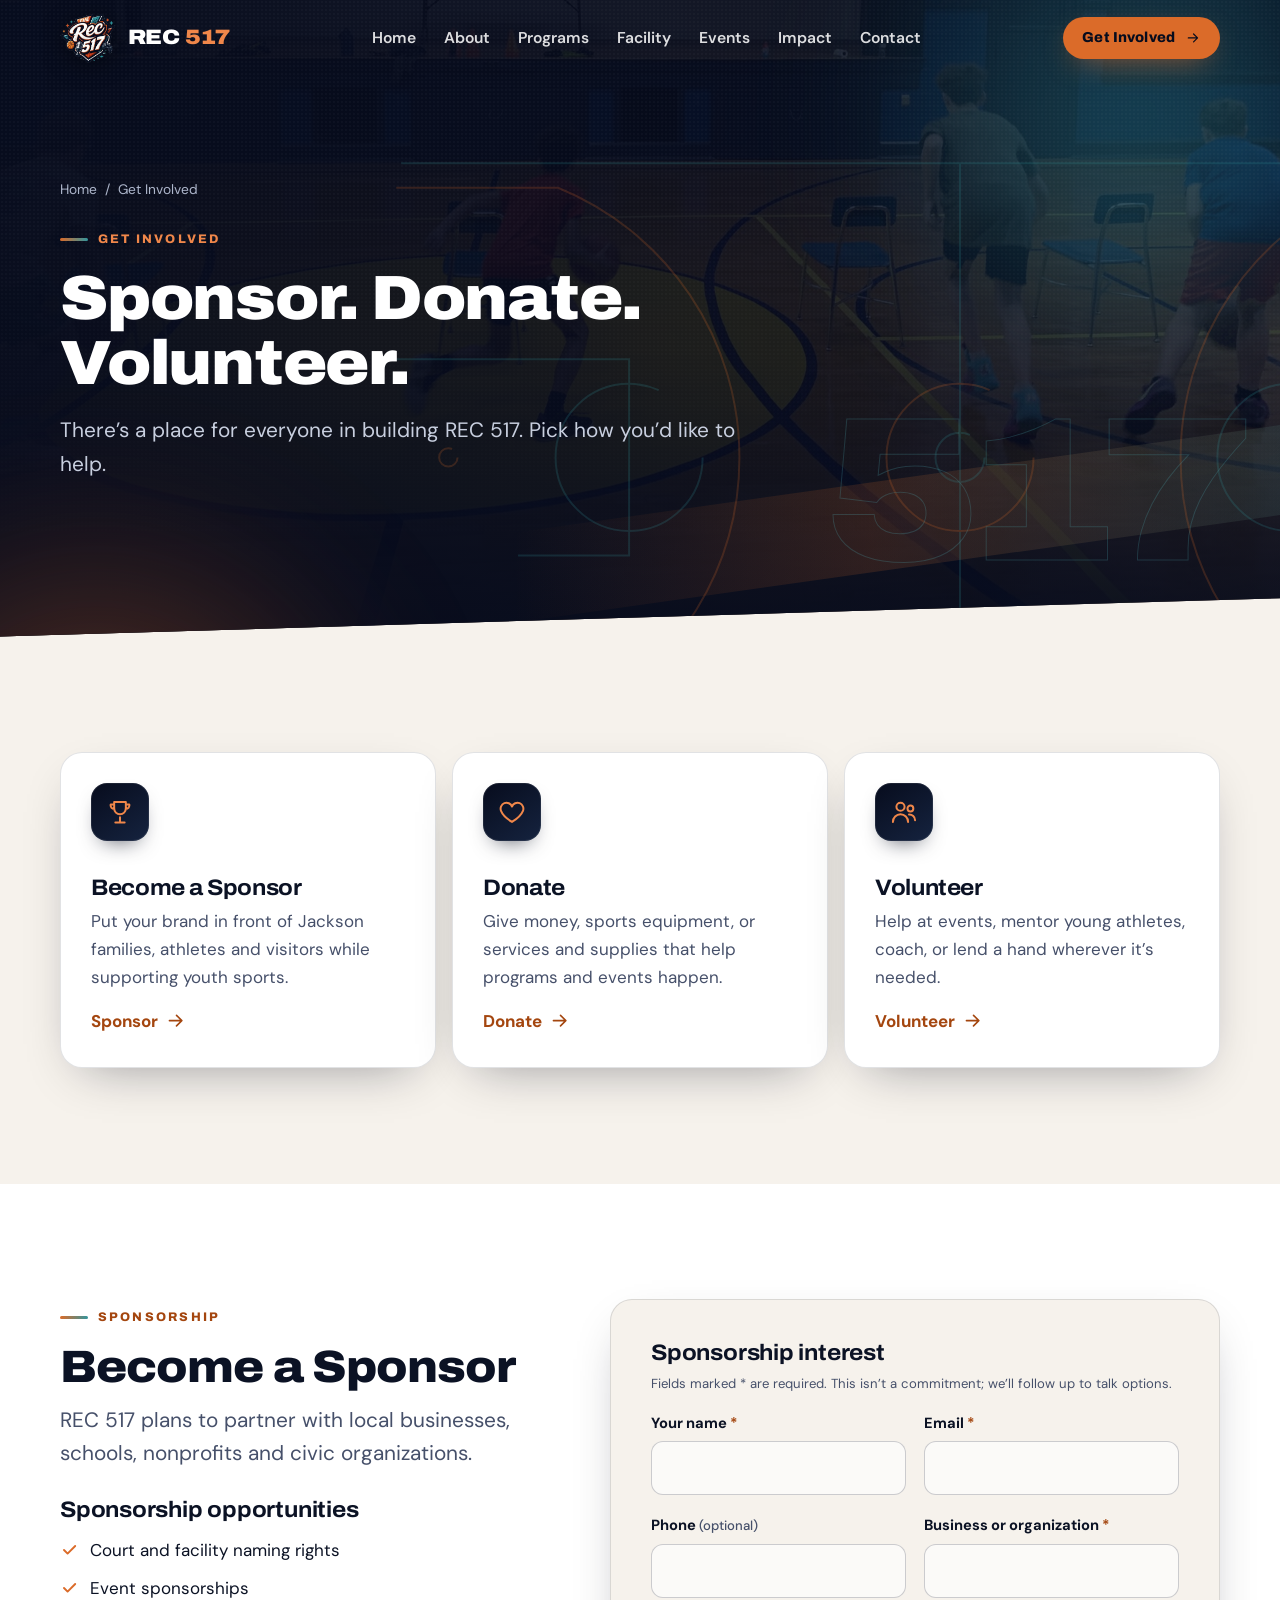
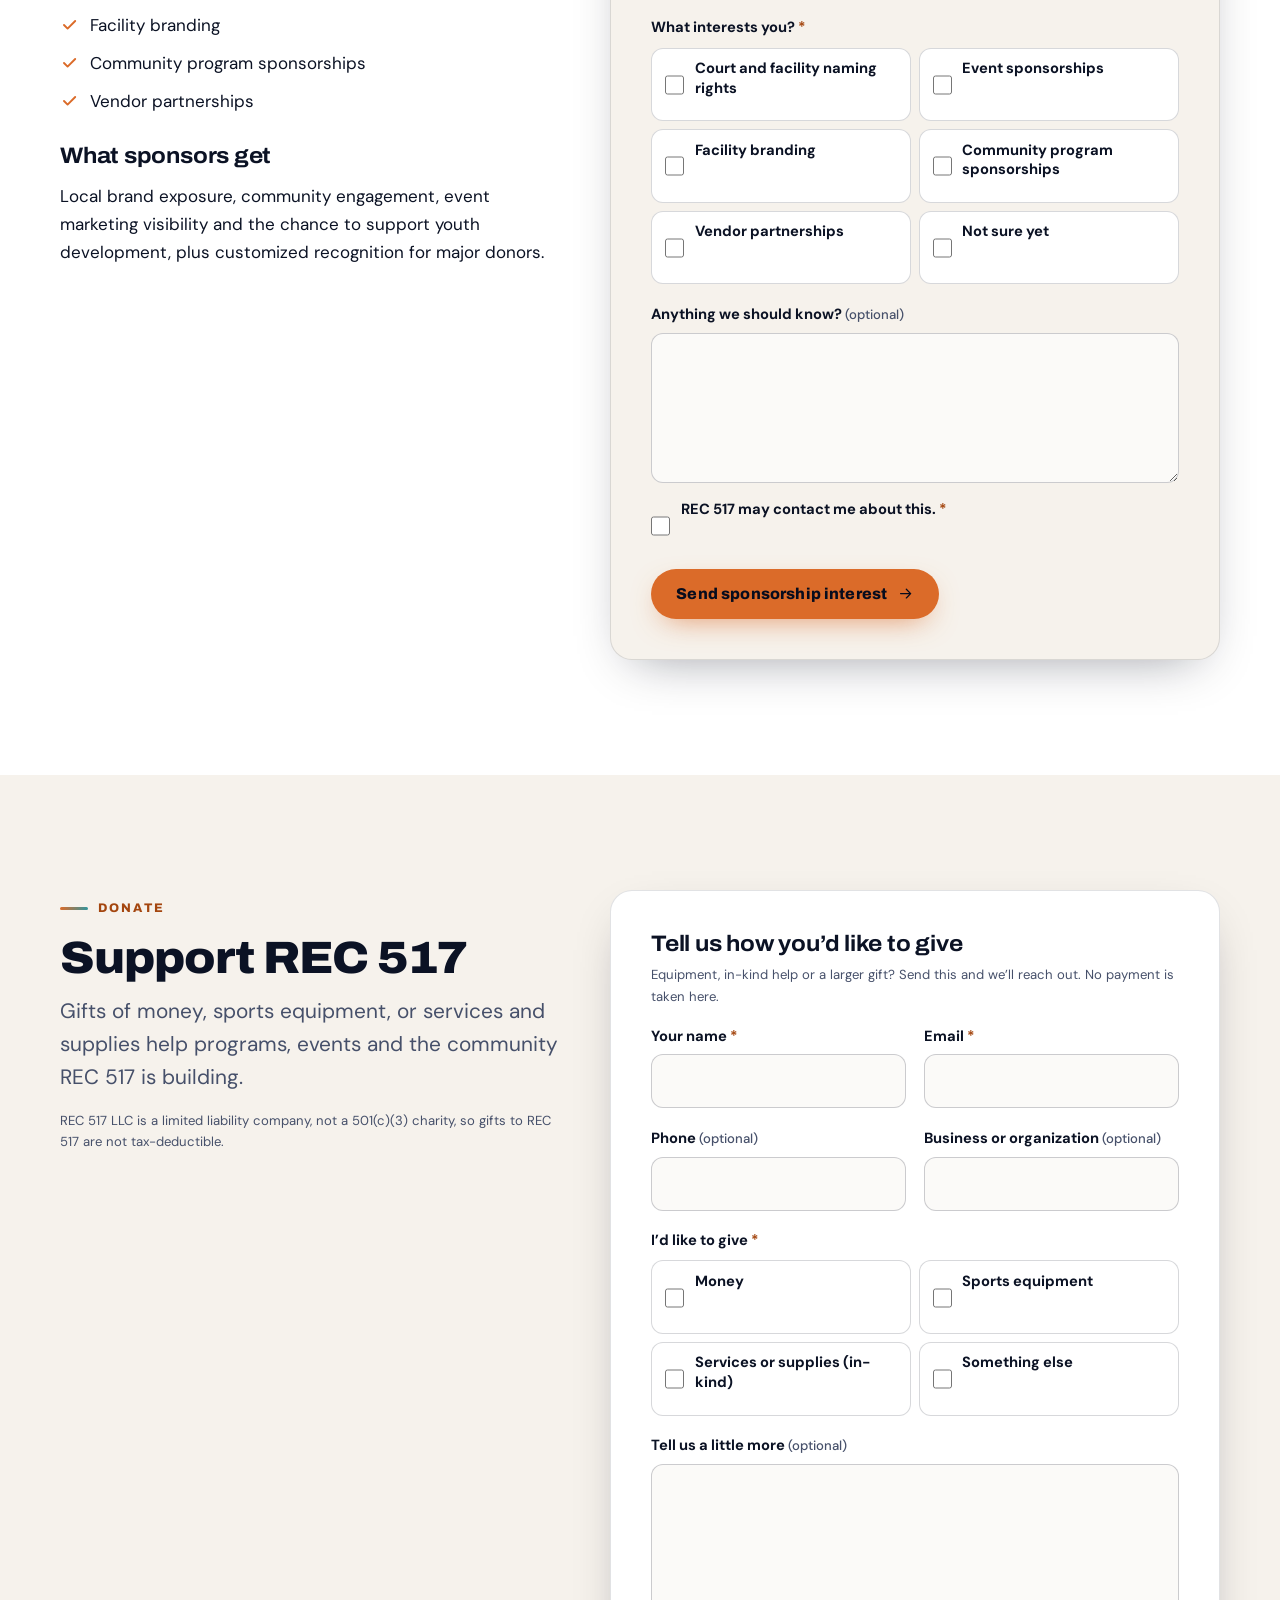
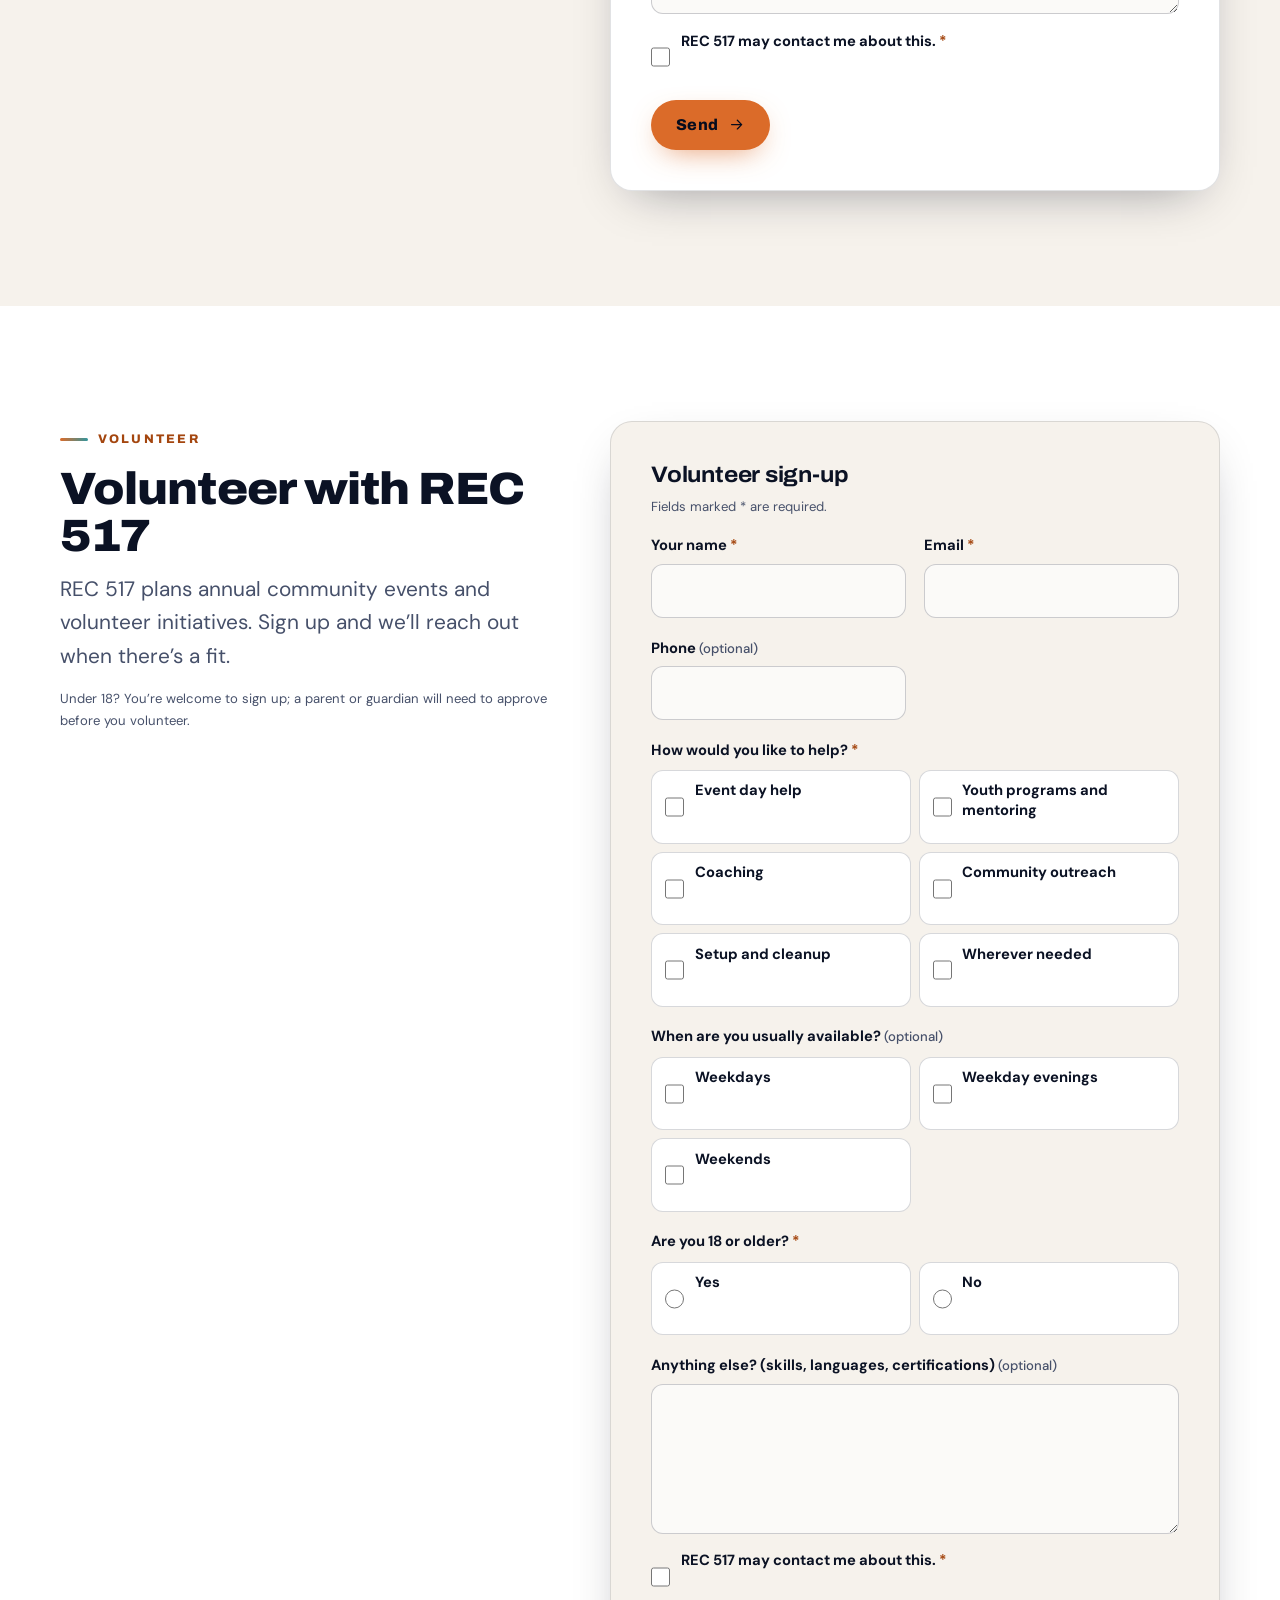
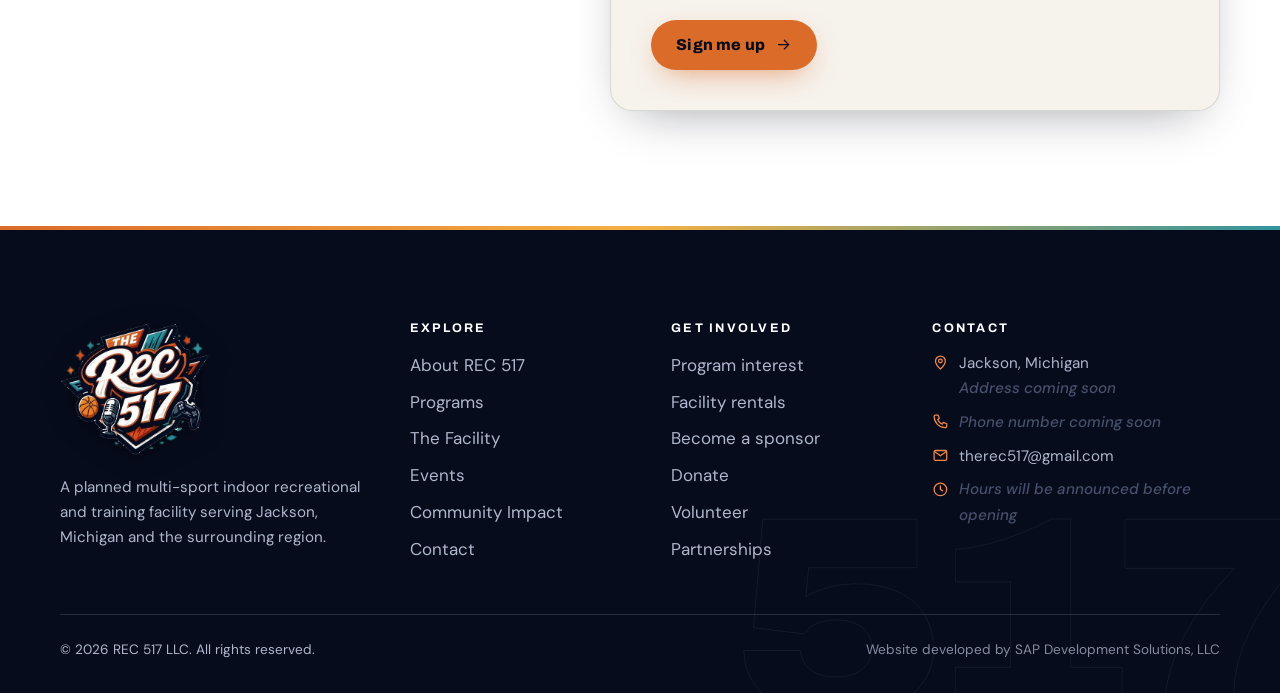
<file: involved.html>
<!DOCTYPE html>
<html lang="en">
<head>
  <meta charset="utf-8">
  <meta name="viewport" content="width=device-width, initial-scale=1">
  <title>Get Involved | Sponsor, Donate or Volunteer | REC 517</title>
  <meta name="description" content="Become a sponsor, donate, or volunteer with REC 517, a planned indoor sports and training facility in Jackson, Michigan.">

  <!-- ==================================================================
       DOMAIN: after launch, replace https://www.example.com/ below with the
       live address (e.g. https://YOUR-ACCOUNT.github.io/rec-517/ or the
       custom domain). 4 spots per page: canonical, og:url, og:image, twitter:image.
       ================================================================== -->
  <link rel="canonical" href="https://www.example.com/involved.html">
  <meta property="og:type" content="website">
  <meta property="og:site_name" content="REC 517">
  <meta property="og:locale" content="en_US">
  <meta property="og:title" content="Get Involved | Sponsor, Donate or Volunteer | REC 517">
  <meta property="og:description" content="Become a sponsor, donate, or volunteer with REC 517, a planned indoor sports and training facility in Jackson, Michigan.">
  <meta property="og:url" content="https://www.example.com/involved.html">
  <meta property="og:image" content="https://www.example.com/og-image.jpg">
  <meta property="og:image:width" content="1200">
  <meta property="og:image:height" content="630">
  <meta property="og:image:alt" content="REC 517 logo: a planned indoor sports and training facility in Jackson, Michigan">
  <meta name="twitter:card" content="summary_large_image">
  <meta name="twitter:title" content="Get Involved | Sponsor, Donate or Volunteer | REC 517">
  <meta name="twitter:description" content="Become a sponsor, donate, or volunteer with REC 517, a planned indoor sports and training facility in Jackson, Michigan.">
  <meta name="twitter:image" content="https://www.example.com/og-image.jpg">
  <meta name="geo.region" content="US-MI">
  <meta name="geo.placename" content="Jackson, Michigan">

  <meta name="theme-color" content="#070c1d">
  <link rel="icon" type="image/svg+xml" href="./favicon.svg">
  <link rel="apple-touch-icon" href="./apple-touch-icon.png">

  <link rel="preconnect" href="https://fonts.googleapis.com">
  <link rel="preconnect" href="https://fonts.gstatic.com" crossorigin>
  <link href="https://fonts.googleapis.com/css2?family=Archivo:wdth,wght@100..125,500..900&amp;family=DM+Sans:opsz,wght@9..40,400..800&amp;display=swap" rel="stylesheet">
  <link rel="stylesheet" href="./style.css?v=20261113b">
  <link rel="stylesheet" href="./responsive.css?v=20261113b">
  <script>document.documentElement.classList.add("js");</script>
</head>
<body>
  <a class="skip-link" href="#main">Skip to main content</a>
  <header class="site-header">
    <div class="container header-inner">
      <a class="brand" href="./index.html" aria-label="REC 517 home">
        <img src="./rec-517-logo.png" alt="" width="56" height="50">
        <span class="brand-fallback" aria-hidden="true">517</span>
        <span class="brand-name" aria-hidden="true">REC <span>517</span></span>
      </a>
      <nav aria-label="Primary">
        <ul class="nav-links">
          <li><a href="./index.html">Home</a></li>
          <li><a href="./about.html">About</a></li>
          <li><a href="./programs.html">Programs</a></li>
          <li><a href="./facility.html">Facility</a></li>
          <li><a href="./events.html">Events</a></li>
          <li><a href="./impact.html">Impact</a></li>
          <li><a href="./contact.html">Contact</a></li>
        </ul>
      </nav>
      <a class="btn btn-primary btn-sm header-cta" href="./involved.html">Get Involved<svg class="icon icon-arrow" viewBox="0 0 24 24" aria-hidden="true" focusable="false"><path d="M5 12h14M13 6l6 6-6 6"/></svg></a>
      <button type="button" class="menu-toggle" aria-expanded="false" aria-controls="mobile-menu" aria-label="Open menu">
        <span class="bars" aria-hidden="true"><span></span><span></span><span></span></span>
      </button>
    </div>
  </header>

  <div class="mobile-menu" id="mobile-menu" aria-hidden="true">
    <nav aria-label="Mobile">
      <ul>
        <li><a class="m-link" href="./index.html">Home<svg class="icon" viewBox="0 0 24 24" aria-hidden="true" focusable="false"><path d="M5 12h14M13 6l6 6-6 6"/></svg></a></li>
        <li><a class="m-link" href="./about.html">About<svg class="icon" viewBox="0 0 24 24" aria-hidden="true" focusable="false"><path d="M5 12h14M13 6l6 6-6 6"/></svg></a></li>
        <li><a class="m-link" href="./programs.html">Programs<svg class="icon" viewBox="0 0 24 24" aria-hidden="true" focusable="false"><path d="M5 12h14M13 6l6 6-6 6"/></svg></a></li>
        <li><a class="m-link" href="./facility.html">Facility<svg class="icon" viewBox="0 0 24 24" aria-hidden="true" focusable="false"><path d="M5 12h14M13 6l6 6-6 6"/></svg></a></li>
        <li><a class="m-link" href="./events.html">Events<svg class="icon" viewBox="0 0 24 24" aria-hidden="true" focusable="false"><path d="M5 12h14M13 6l6 6-6 6"/></svg></a></li>
        <li><a class="m-link" href="./impact.html">Impact<svg class="icon" viewBox="0 0 24 24" aria-hidden="true" focusable="false"><path d="M5 12h14M13 6l6 6-6 6"/></svg></a></li>
        <li><a class="m-link" href="./contact.html">Contact<svg class="icon" viewBox="0 0 24 24" aria-hidden="true" focusable="false"><path d="M5 12h14M13 6l6 6-6 6"/></svg></a></li>
      </ul>
    </nav>
    <div class="m-foot">
      <a class="btn btn-primary" href="./involved.html">Get Involved<svg class="icon icon-arrow" viewBox="0 0 24 24" aria-hidden="true" focusable="false"><path d="M5 12h14M13 6l6 6-6 6"/></svg></a>
      <p>Jackson, Michigan · Indoor sports, training &amp; community</p>
    </div>
  </div>

  <main id="main">
    <section class="page-hero on-dark" aria-labelledby="page-title">
      <div class="hero-bg" aria-hidden="true"><img class="hero-photo" src="./photo-group-drill.jpg" srcset="./photo-group-drill-sm.jpg 720w, ./photo-group-drill.jpg 1920w" sizes="100vw" alt="" fetchpriority="high"><span class="shade"></span><span class="glow glow-a"></span><span class="glow glow-b"></span><span class="stripe"></span><svg class="court-lines draw" viewBox="0 0 940 500" preserveAspectRatio="xMidYMid meet" aria-hidden="true" focusable="false" data-parallax=".08">
  <rect pathLength="1" x="10" y="10" width="920" height="480" rx="4"/>
  <path pathLength="1" d="M470 10V490"/>
  <circle pathLength="1" class="hot" cx="470" cy="250" r="60"/>
  <circle pathLength="1" cx="470" cy="250" r="20"/>
  <path pathLength="1" d="M10 170H200V330H10"/>
  <circle pathLength="1" cx="200" cy="250" r="60"/>
  <path pathLength="1" class="hot" d="M10 30H142A237.5 237.5 0 0 1 142 470H10"/>
  <circle pathLength="1" class="hot" cx="52.5" cy="250" r="7.5"/>
  <path pathLength="1" d="M930 170H740V330H930"/>
  <circle pathLength="1" cx="740" cy="250" r="60"/>
  <path pathLength="1" class="hot" d="M930 30H798A237.5 237.5 0 0 0 798 470H930"/>
  <circle pathLength="1" class="hot" cx="887.5" cy="250" r="7.5"/>
</svg><span class="grain"></span></div>
      <div class="container">
        <nav class="breadcrumb" aria-label="Breadcrumb"><a href="./index.html">Home</a><span aria-hidden="true">/</span><span aria-current="page">Get Involved</span></nav>
        <p class="eyebrow">Get involved</p>
        <h1 class="h1" id="page-title">Sponsor. Donate. Volunteer.</h1>
        <p class="lead">There’s a place for everyone in building REC 517. Pick how you’d like to help.</p>
      </div>
      <span class="page-hero-mark" aria-hidden="true">517</span>
    </section>

    <section class="section" aria-label="Ways to get involved">
      <div class="container">
        <div class="path-grid">
          <a class="path-card" href="#sponsor"><span class="card-icon"><svg class="icon" viewBox="0 0 24 24" aria-hidden="true" focusable="false"><path d="M8 21h8M12 16.5V21M7 3.5h10V9a5 5 0 0 1-10 0zM7 5.5H4a3.2 3.2 0 0 0 3.2 4M17 5.5h3a3.2 3.2 0 0 1-3.2 4"/></svg></span><h2>Become a Sponsor</h2><p>Put your brand in front of Jackson families, athletes and visitors while supporting youth sports.</p><span class="link-arrow">Sponsor <svg class="icon" viewBox="0 0 24 24" aria-hidden="true" focusable="false"><path d="M5 12h14M13 6l6 6-6 6"/></svg></span></a>
          <a class="path-card" href="#donate"><span class="card-icon"><svg class="icon" viewBox="0 0 24 24" aria-hidden="true" focusable="false"><path d="M12 20.5s-7.5-4.6-9.4-9.5A5 5 0 0 1 12 7.3 5 5 0 0 1 21.4 11c-1.9 4.9-9.4 9.5-9.4 9.5z"/></svg></span><h2>Donate</h2><p>Give money, sports equipment, or services and supplies that help programs and events happen.</p><span class="link-arrow">Donate <svg class="icon" viewBox="0 0 24 24" aria-hidden="true" focusable="false"><path d="M5 12h14M13 6l6 6-6 6"/></svg></span></a>
          <a class="path-card" href="#volunteer"><span class="card-icon"><svg class="icon" viewBox="0 0 24 24" aria-hidden="true" focusable="false"><circle cx="9" cy="7.5" r="3.5"/><path d="M2.5 20.5a6.5 6.5 0 0 1 13 0"/><circle cx="17.5" cy="9" r="2.5"/><path d="M16.3 14.1A5 5 0 0 1 21.5 19"/></svg></span><h2>Volunteer</h2><p>Help at events, mentor young athletes, coach, or lend a hand wherever it’s needed.</p><span class="link-arrow">Volunteer <svg class="icon" viewBox="0 0 24 24" aria-hidden="true" focusable="false"><path d="M5 12h14M13 6l6 6-6 6"/></svg></span></a>
        </div>
      </div>
    </section>

    <section class="section section--white inv-section" id="sponsor" aria-labelledby="sponsor-title">
      <div class="container inv-grid">
        <div>
          <p class="eyebrow">Sponsorship</p>
          <h2 class="h2" id="sponsor-title">Become a Sponsor</h2>
          <p class="lead">REC 517 plans to partner with local businesses, schools, nonprofits and civic organizations.</p>
          <h3 style="margin-top:1.75rem">Sponsorship opportunities</h3>
          <ul class="check-list">
            <li><svg class="icon" viewBox="0 0 24 24" aria-hidden="true" focusable="false"><path d="M5 12.5l4.5 4.5L19 7.5"/></svg><span>Court and facility naming rights</span></li>
            <li><svg class="icon" viewBox="0 0 24 24" aria-hidden="true" focusable="false"><path d="M5 12.5l4.5 4.5L19 7.5"/></svg><span>Event sponsorships</span></li>
            <li><svg class="icon" viewBox="0 0 24 24" aria-hidden="true" focusable="false"><path d="M5 12.5l4.5 4.5L19 7.5"/></svg><span>Facility branding</span></li>
            <li><svg class="icon" viewBox="0 0 24 24" aria-hidden="true" focusable="false"><path d="M5 12.5l4.5 4.5L19 7.5"/></svg><span>Community program sponsorships</span></li>
            <li><svg class="icon" viewBox="0 0 24 24" aria-hidden="true" focusable="false"><path d="M5 12.5l4.5 4.5L19 7.5"/></svg><span>Vendor partnerships</span></li>
          </ul>
          <h3 style="margin-top:1.75rem">What sponsors get</h3>
          <p>Local brand exposure, community engagement, event marketing visibility and the chance to support youth development, plus customized recognition for major donors.</p>
        </div>
        <div class="form-card">
          <h3>Sponsorship interest</h3>
          <p class="fine-print">Fields marked <span class="req" aria-hidden="true">*</span><span class="sr-only">with an asterisk</span> are required. This isn’t a commitment; we’ll follow up to talk options.</p>
          <form class="inv-form" data-kind="sponsor" novalidate><div class="form-grid two"><div class="field"><label for="s-name">Your name <span class="req" aria-hidden="true">*</span></label><input id="s-name" name="name" type="text" autocomplete="name" required maxlength="100"><span class="error">Please enter your name.</span></div><div class="field"><label for="s-email">Email <span class="req" aria-hidden="true">*</span></label><input id="s-email" name="email" type="email" autocomplete="email" required maxlength="160"><span class="error">Please enter a valid email address.</span></div><div class="field"><label for="s-phone">Phone <span class="opt">(optional)</span></label><input id="s-phone" name="phone" type="tel" autocomplete="tel" maxlength="30" data-phone><span class="error">Please enter a 10-digit phone number, or leave it blank.</span></div><div class="field"><label for="s-org">Business or organization <span class="req" aria-hidden="true">*</span></label><input id="s-org" name="organization" type="text" autocomplete="organization" required maxlength="120"><span class="error">Please enter your business or organization.</span></div><fieldset class="field full checks" data-group="interests" data-required><legend>What interests you? <span class="req" aria-hidden="true">*</span></legend><div class="check-grid"><label class="check"><input type="checkbox" name="interests" value="Court and facility naming rights"><span>Court and facility naming rights</span></label><label class="check"><input type="checkbox" name="interests" value="Event sponsorships"><span>Event sponsorships</span></label><label class="check"><input type="checkbox" name="interests" value="Facility branding"><span>Facility branding</span></label><label class="check"><input type="checkbox" name="interests" value="Community program sponsorships"><span>Community program sponsorships</span></label><label class="check"><input type="checkbox" name="interests" value="Vendor partnerships"><span>Vendor partnerships</span></label><label class="check"><input type="checkbox" name="interests" value="Not sure yet"><span>Not sure yet</span></label></div><span class="error">Please choose at least one.</span></fieldset><div class="field full"><label for="s-msg">Anything we should know? <span class="opt">(optional)</span></label><textarea id="s-msg" name="message" maxlength="3000"></textarea></div><div class="field full"><label class="check consent"><input type="checkbox" name="consent" required><span>REC 517 may contact me about this. <span class="req" aria-hidden="true">*</span></span></label><span class="error">Please check this box so we can reply.</span></div><div class="hp" aria-hidden="true"><label for="s-web">Leave this empty</label><input id="s-web" name="website" type="text" tabindex="-1" autocomplete="off"></div><div class="full"><button type="submit" class="btn btn-primary">Send sponsorship interest<svg class="icon icon-arrow" viewBox="0 0 24 24" aria-hidden="true" focusable="false"><path d="M5 12h14M13 6l6 6-6 6"/></svg></button></div></div><div class="form-status" role="status" aria-live="polite" tabindex="-1"></div></form><div class="inv-done" hidden tabindex="-1"><span class="card-icon"><svg class="icon" viewBox="0 0 24 24" aria-hidden="true" focusable="false"><path d="M5 12.5l4.5 4.5L19 7.5"/></svg></span><h3>Thank you!</h3><p>We received your form. Your reference number is <strong class="ref" data-ref></strong>.</p><p class="fine-print">Someone from REC 517 will reach out by email.</p><button type="button" class="btn btn-outline btn-sm" data-again>Send another</button></div>
        </div>
      </div>
    </section>

    <section class="section inv-section" id="donate" aria-labelledby="donate-title">
      <div class="container inv-grid">
        <div>
          <p class="eyebrow">Donate</p>
          <h2 class="h2" id="donate-title">Support REC 517</h2>
          <p class="lead">Gifts of money, sports equipment, or services and supplies help programs, events and the community REC 517 is building.</p>
          <div class="give-box" data-give hidden>
            <a class="btn btn-primary" data-give-link href="#" target="_blank" rel="noopener"><span data-give-label>Give online</span><svg class="icon icon-arrow" viewBox="0 0 24 24" aria-hidden="true" focusable="false"><path d="M5 12h14M13 6l6 6-6 6"/></svg></a>
            <p class="fine-print">Opens a secure payment page in a new tab.</p>
          </div>
          <p class="fine-print give-note" data-give-note></p>
        </div>
        <div class="form-card">
          <h3>Tell us how you’d like to give</h3>
          <p class="fine-print">Equipment, in-kind help or a larger gift? Send this and we’ll reach out. No payment is taken here.</p>
          <form class="inv-form" data-kind="donate" novalidate><div class="form-grid two"><div class="field"><label for="d-name">Your name <span class="req" aria-hidden="true">*</span></label><input id="d-name" name="name" type="text" autocomplete="name" required maxlength="100"><span class="error">Please enter your name.</span></div><div class="field"><label for="d-email">Email <span class="req" aria-hidden="true">*</span></label><input id="d-email" name="email" type="email" autocomplete="email" required maxlength="160"><span class="error">Please enter a valid email address.</span></div><div class="field"><label for="d-phone">Phone <span class="opt">(optional)</span></label><input id="d-phone" name="phone" type="tel" autocomplete="tel" maxlength="30" data-phone><span class="error">Please enter a 10-digit phone number, or leave it blank.</span></div><div class="field"><label for="d-org">Business or organization <span class="opt">(optional)</span></label><input id="d-org" name="organization" type="text" autocomplete="organization" maxlength="120"></div><fieldset class="field full checks" data-group="interests" data-required><legend>I’d like to give <span class="req" aria-hidden="true">*</span></legend><div class="check-grid"><label class="check"><input type="checkbox" name="interests" value="Money"><span>Money</span></label><label class="check"><input type="checkbox" name="interests" value="Sports equipment"><span>Sports equipment</span></label><label class="check"><input type="checkbox" name="interests" value="Services or supplies (in-kind)"><span>Services or supplies (in-kind)</span></label><label class="check"><input type="checkbox" name="interests" value="Something else"><span>Something else</span></label></div><span class="error">Please choose at least one.</span></fieldset><div class="field full"><label for="d-msg">Tell us a little more <span class="opt">(optional)</span></label><textarea id="d-msg" name="message" maxlength="3000"></textarea></div><div class="field full"><label class="check consent"><input type="checkbox" name="consent" required><span>REC 517 may contact me about this. <span class="req" aria-hidden="true">*</span></span></label><span class="error">Please check this box so we can reply.</span></div><div class="hp" aria-hidden="true"><label for="d-web">Leave this empty</label><input id="d-web" name="website" type="text" tabindex="-1" autocomplete="off"></div><div class="full"><button type="submit" class="btn btn-primary">Send<svg class="icon icon-arrow" viewBox="0 0 24 24" aria-hidden="true" focusable="false"><path d="M5 12h14M13 6l6 6-6 6"/></svg></button></div></div><div class="form-status" role="status" aria-live="polite" tabindex="-1"></div></form><div class="inv-done" hidden tabindex="-1"><span class="card-icon"><svg class="icon" viewBox="0 0 24 24" aria-hidden="true" focusable="false"><path d="M5 12.5l4.5 4.5L19 7.5"/></svg></span><h3>Thank you!</h3><p>We received your form. Your reference number is <strong class="ref" data-ref></strong>.</p><p class="fine-print">Someone from REC 517 will reach out by email.</p><button type="button" class="btn btn-outline btn-sm" data-again>Send another</button></div>
        </div>
      </div>
    </section>

    <section class="section section--white inv-section" id="volunteer" aria-labelledby="volunteer-title">
      <div class="container inv-grid">
        <div>
          <p class="eyebrow">Volunteer</p>
          <h2 class="h2" id="volunteer-title">Volunteer with REC 517</h2>
          <p class="lead">REC 517 plans annual community events and volunteer initiatives. Sign up and we’ll reach out when there’s a fit.</p>
          <p class="fine-print">Under 18? You’re welcome to sign up; a parent or guardian will need to approve before you volunteer.</p>
        </div>
        <div class="form-card">
          <h3>Volunteer sign-up</h3>
          <p class="fine-print">Fields marked <span class="req" aria-hidden="true">*</span><span class="sr-only">with an asterisk</span> are required.</p>
          <form class="inv-form" data-kind="volunteer" novalidate><div class="form-grid two"><div class="field"><label for="v-name">Your name <span class="req" aria-hidden="true">*</span></label><input id="v-name" name="name" type="text" autocomplete="name" required maxlength="100"><span class="error">Please enter your name.</span></div><div class="field"><label for="v-email">Email <span class="req" aria-hidden="true">*</span></label><input id="v-email" name="email" type="email" autocomplete="email" required maxlength="160"><span class="error">Please enter a valid email address.</span></div><div class="field"><label for="v-phone">Phone <span class="opt">(optional)</span></label><input id="v-phone" name="phone" type="tel" autocomplete="tel" maxlength="30" data-phone><span class="error">Please enter a 10-digit phone number, or leave it blank.</span></div><fieldset class="field full checks" data-group="interests" data-required><legend>How would you like to help? <span class="req" aria-hidden="true">*</span></legend><div class="check-grid"><label class="check"><input type="checkbox" name="interests" value="Event day help"><span>Event day help</span></label><label class="check"><input type="checkbox" name="interests" value="Youth programs and mentoring"><span>Youth programs and mentoring</span></label><label class="check"><input type="checkbox" name="interests" value="Coaching"><span>Coaching</span></label><label class="check"><input type="checkbox" name="interests" value="Community outreach"><span>Community outreach</span></label><label class="check"><input type="checkbox" name="interests" value="Setup and cleanup"><span>Setup and cleanup</span></label><label class="check"><input type="checkbox" name="interests" value="Wherever needed"><span>Wherever needed</span></label></div><span class="error">Please choose at least one.</span></fieldset><fieldset class="field full checks" data-group="availability"><legend>When are you usually available? <span class="opt">(optional)</span></legend><div class="check-grid"><label class="check"><input type="checkbox" name="availability" value="Weekdays"><span>Weekdays</span></label><label class="check"><input type="checkbox" name="availability" value="Weekday evenings"><span>Weekday evenings</span></label><label class="check"><input type="checkbox" name="availability" value="Weekends"><span>Weekends</span></label></div><span class="error">Please choose at least one.</span></fieldset><fieldset class="field full" data-group="adult" data-required><legend>Are you 18 or older? <span class="req" aria-hidden="true">*</span></legend><div class="check-grid"><label class="check"><input type="radio" name="adult" value="true"><span>Yes</span></label><label class="check"><input type="radio" name="adult" value="false"><span>No</span></label></div><span class="error">Please choose one.</span></fieldset><div class="field full"><label for="v-msg">Anything else? (skills, languages, certifications) <span class="opt">(optional)</span></label><textarea id="v-msg" name="message" maxlength="3000"></textarea></div><div class="field full"><label class="check consent"><input type="checkbox" name="consent" required><span>REC 517 may contact me about this. <span class="req" aria-hidden="true">*</span></span></label><span class="error">Please check this box so we can reply.</span></div><div class="hp" aria-hidden="true"><label for="v-web">Leave this empty</label><input id="v-web" name="website" type="text" tabindex="-1" autocomplete="off"></div><div class="full"><button type="submit" class="btn btn-primary">Sign me up<svg class="icon icon-arrow" viewBox="0 0 24 24" aria-hidden="true" focusable="false"><path d="M5 12h14M13 6l6 6-6 6"/></svg></button></div></div><div class="form-status" role="status" aria-live="polite" tabindex="-1"></div></form><div class="inv-done" hidden tabindex="-1"><span class="card-icon"><svg class="icon" viewBox="0 0 24 24" aria-hidden="true" focusable="false"><path d="M5 12.5l4.5 4.5L19 7.5"/></svg></span><h3>Thank you!</h3><p>We received your form. Your reference number is <strong class="ref" data-ref></strong>.</p><p class="fine-print">Someone from REC 517 will reach out by email.</p><button type="button" class="btn btn-outline btn-sm" data-again>Send another</button></div>
        </div>
      </div>
    </section>

  </main>

  <footer class="site-footer">
    <div class="container">
      <div class="footer-grid">
        <div class="footer-brand">
          <a class="brand" href="./index.html" aria-label="REC 517 home"><img src="./rec-517-logo.png" alt="" width="150" height="133" loading="lazy"><span class="brand-fallback" aria-hidden="true">517</span></a>
          <p>A planned multi-sport indoor recreational and training facility serving Jackson, Michigan and the surrounding region.</p>
        </div>
        <div>
          <h2>Explore</h2>
          <ul>
            <li><a href="./about.html">About REC 517</a></li>
            <li><a href="./programs.html">Programs</a></li>
            <li><a href="./facility.html">The Facility</a></li>
            <li><a href="./events.html">Events</a></li>
            <li><a href="./impact.html">Community Impact</a></li>
            <li><a href="./contact.html">Contact</a></li>
          </ul>
        </div>
        <div>
          <h2>Get Involved</h2>
          <ul>
            <li><a href="./contact.html?interest=youth">Program interest</a></li>
            <li><a href="./contact.html?interest=rental">Facility rentals</a></li>
            <li><a href="./involved.html#sponsor">Become a sponsor</a></li>
            <li><a href="./involved.html#donate">Donate</a></li>
            <li><a href="./involved.html#volunteer">Volunteer</a></li>
            <li><a href="./contact.html?interest=partnership">Partnerships</a></li>
          </ul>
          <ul class="footer-social" data-socials aria-label="Social media"></ul>
        </div>
        <div>
          <h2>Contact</h2>
          <!-- EDIT: these fill in automatically from data.js (site.address, phone, email, hours) -->
          <ul class="footer-contact">
            <li><svg class="icon" viewBox="0 0 24 24" aria-hidden="true" focusable="false"><path d="M12 21.5s-7-6.2-7-11.5a7 7 0 0 1 14 0c0 5.3-7 11.5-7 11.5z"/><circle cx="12" cy="10" r="2.6"/></svg><span>Jackson, Michigan<br><span data-contact="address"></span></span></li>
            <li><svg class="icon" viewBox="0 0 24 24" aria-hidden="true" focusable="false"><path d="M5 3h3.6l1.9 4.8-2.4 1.5a11.3 11.3 0 0 0 6.6 6.6l1.5-2.4L21 15.4V19a2 2 0 0 1-2.2 2A16.4 16.4 0 0 1 3 5.2 2 2 0 0 1 5 3z"/></svg><span data-contact="phone"></span></li>
            <li><svg class="icon" viewBox="0 0 24 24" aria-hidden="true" focusable="false"><rect x="3" y="5" width="18" height="14" rx="2"/><path d="M3.5 6.5l8.5 6 8.5-6"/></svg><span data-contact="email"></span></li>
            <li><svg class="icon" viewBox="0 0 24 24" aria-hidden="true" focusable="false"><circle cx="12" cy="12" r="9"/><path d="M12 7v5l3.2 2"/></svg><span data-contact="hours"></span></li>
          </ul>
        </div>
      </div>
      <div class="footer-bottom">
        <p>&copy; <span data-year>2026</span> REC 517 LLC. All rights reserved.</p>
        <p class="dev-credit" data-dev-credit>Website developed by SAP Development Solutions, LLC</p>
      </div>
    </div>
    <span class="footer-big" aria-hidden="true">517</span>
  </footer>

  <script src="./data.js?v=20261113b"></script>
  <script src="./supabase.js?v=20261113b"></script>
  <script src="./rec-api.js?v=20261113b"></script>
  <script src="./involved.js?v=20261113b"></script>
  <script src="./app.js?v=20261113b"></script>
  <script src="./animations.js?v=20261113b"></script>
</body>
</html>
</file>
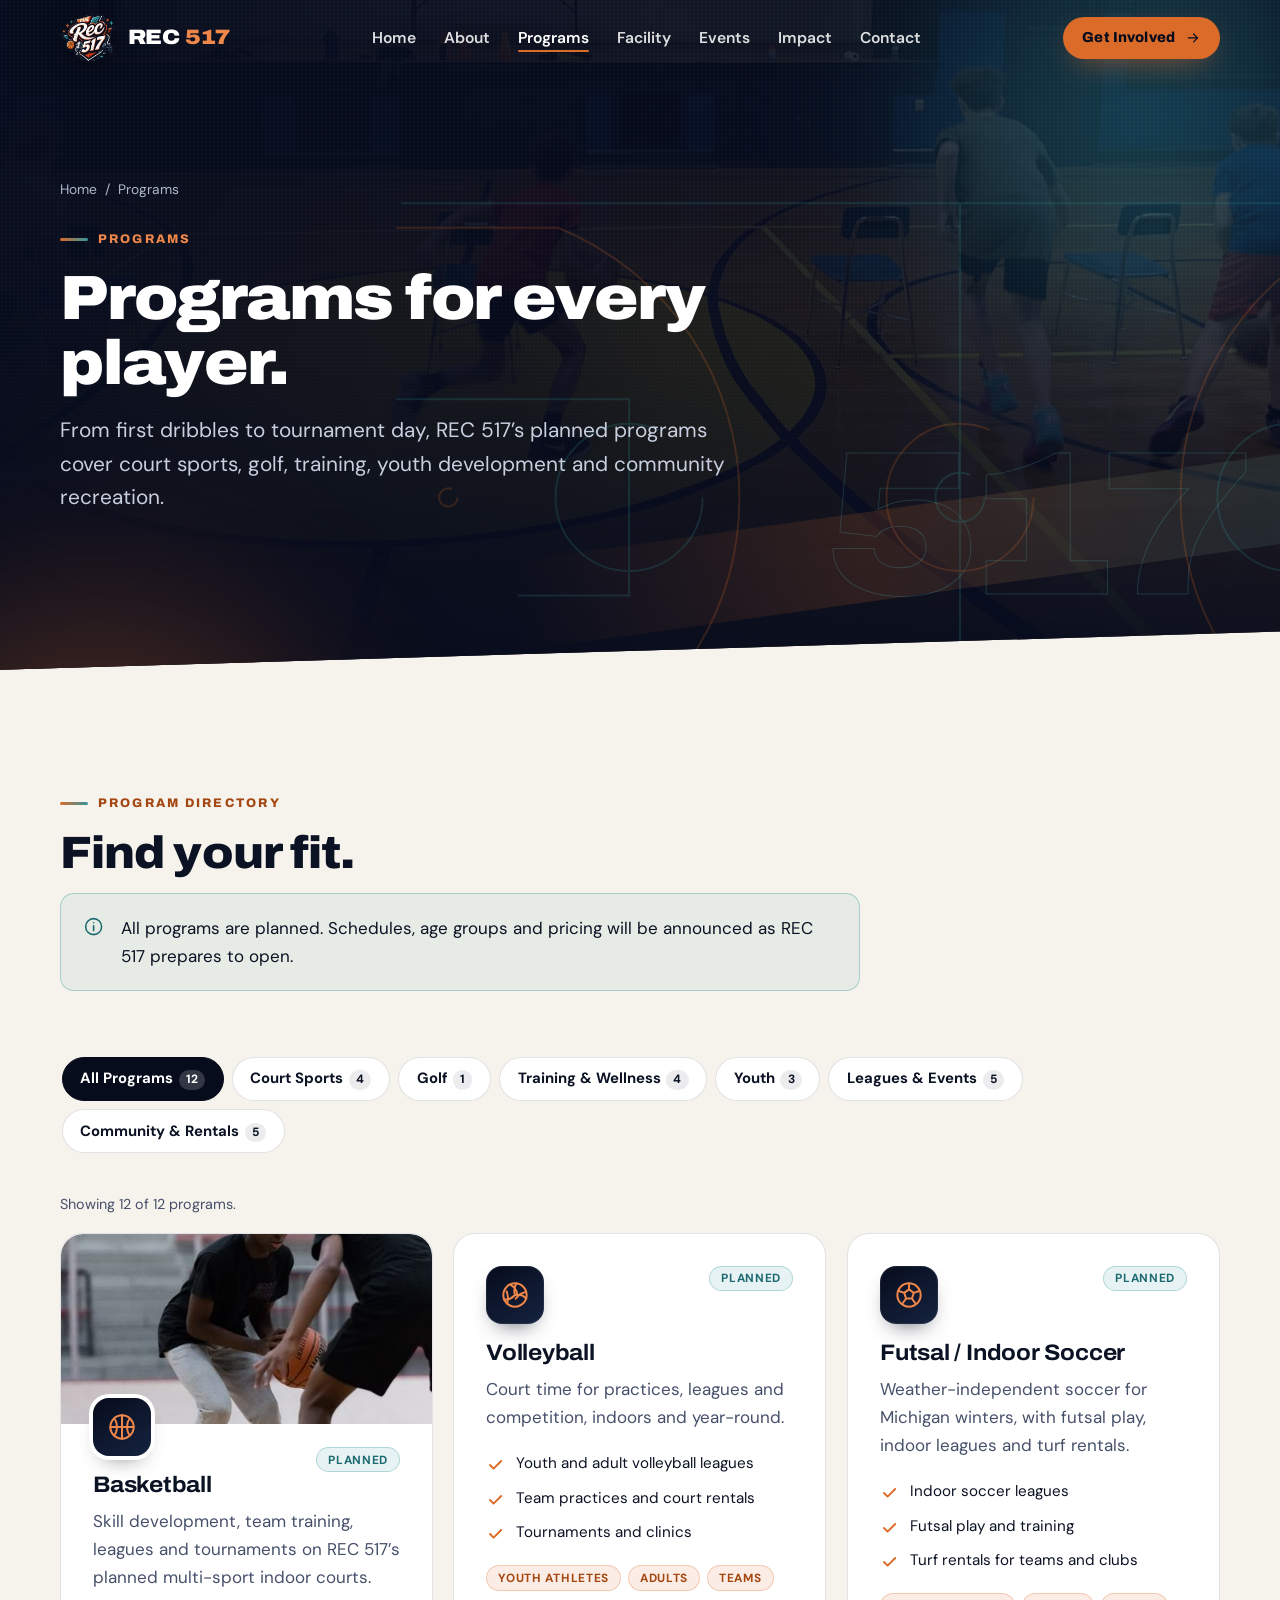
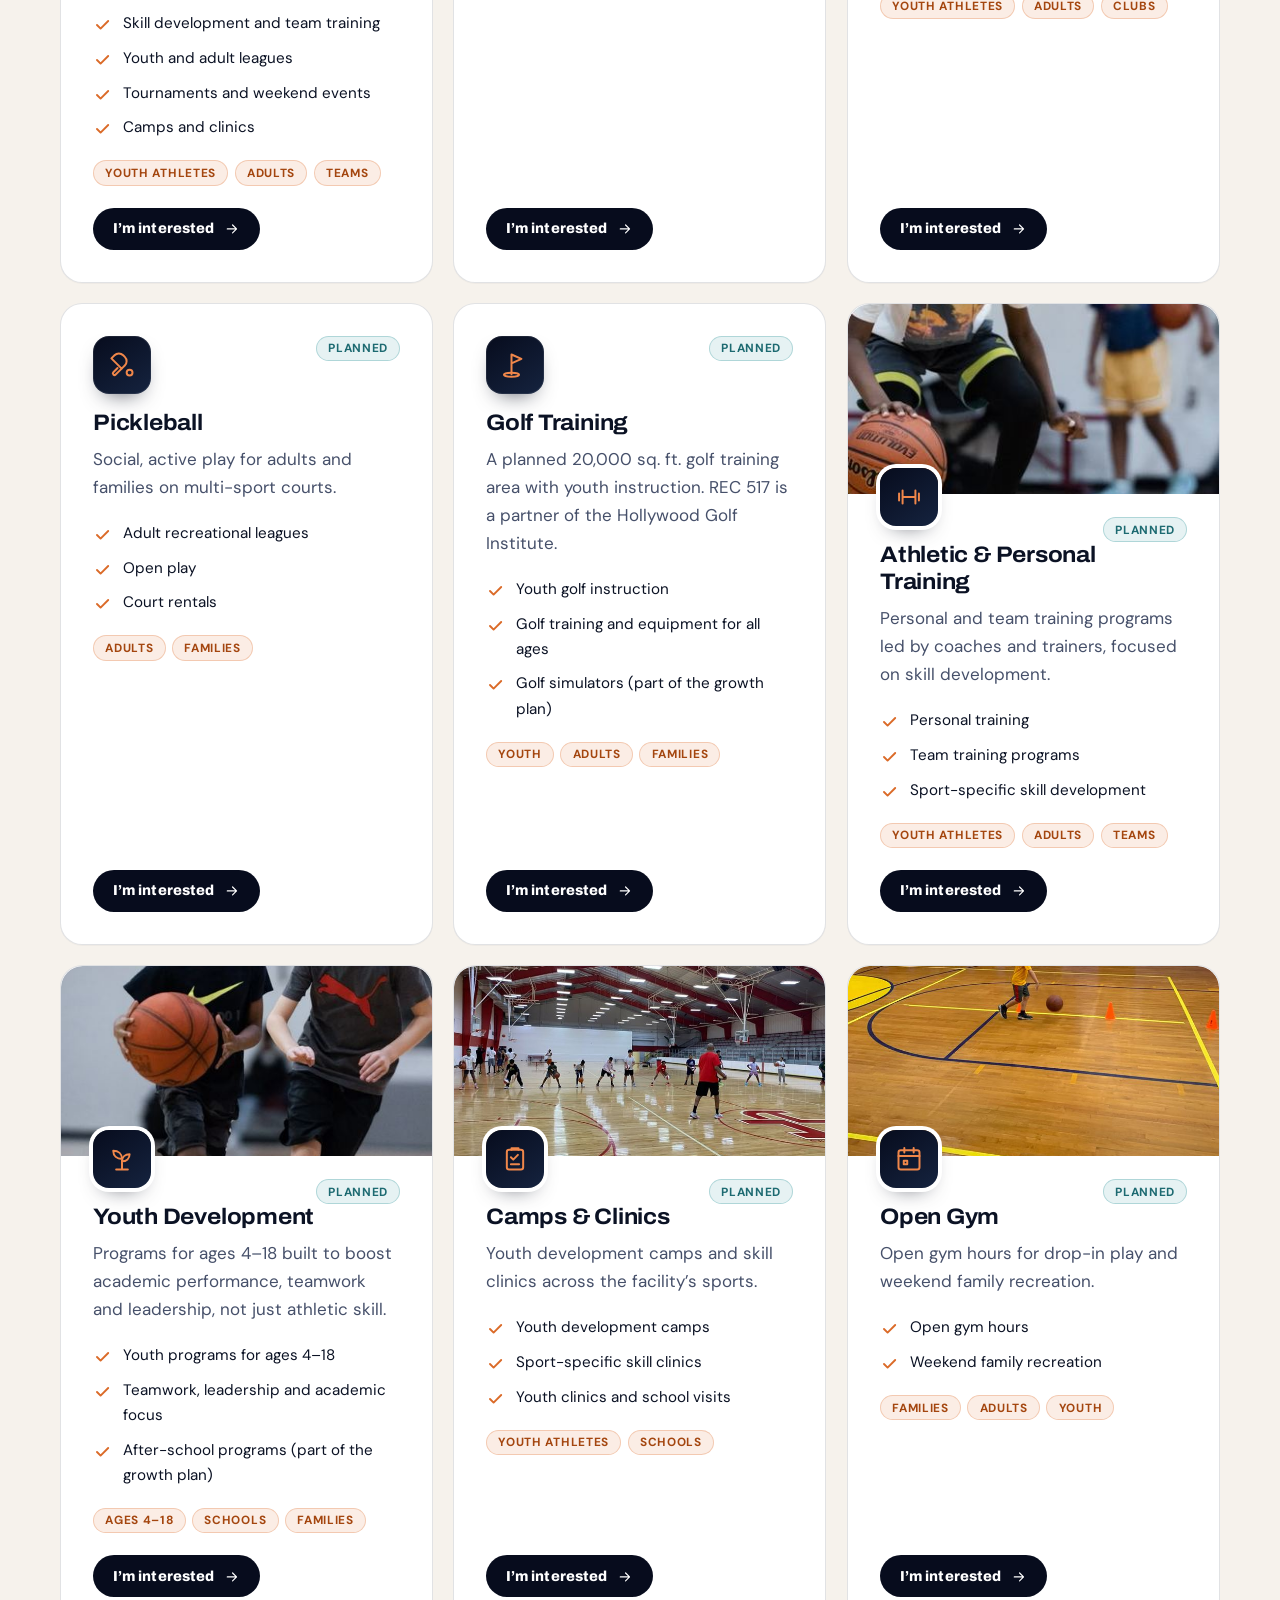
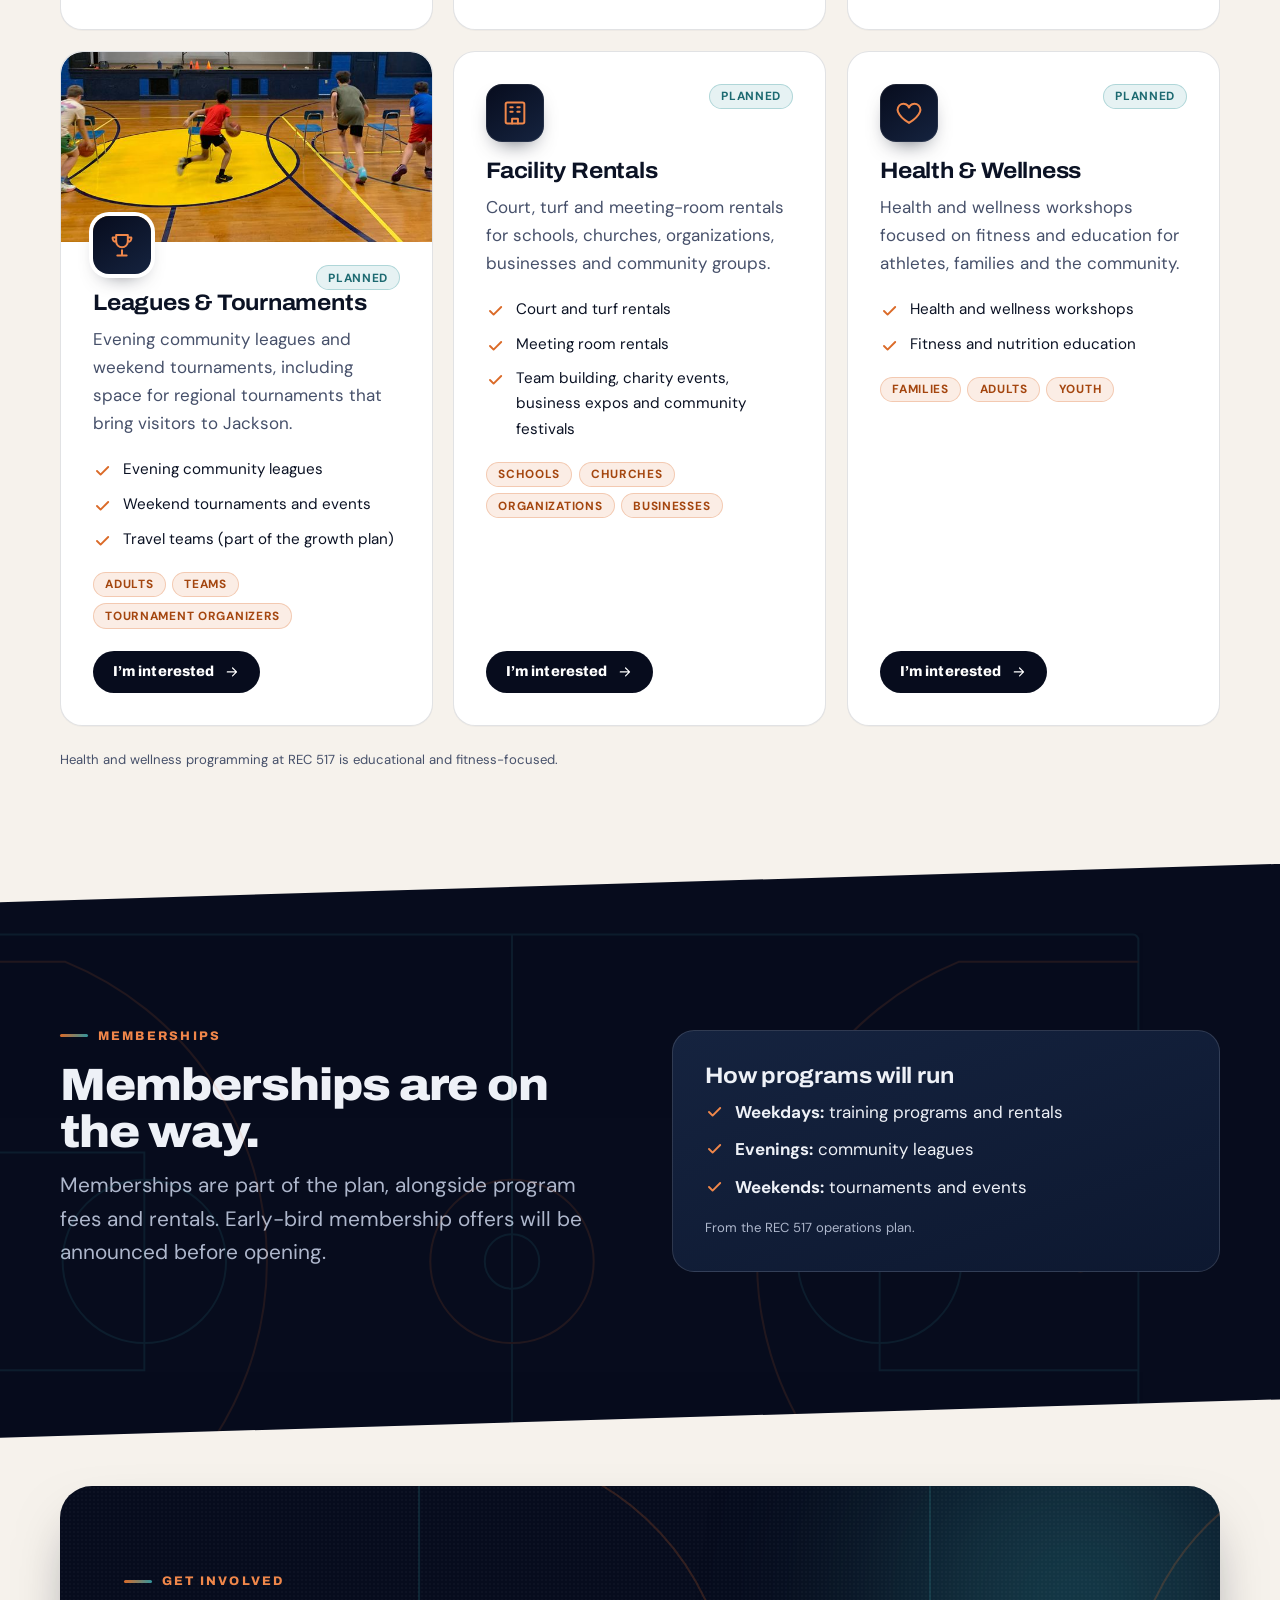
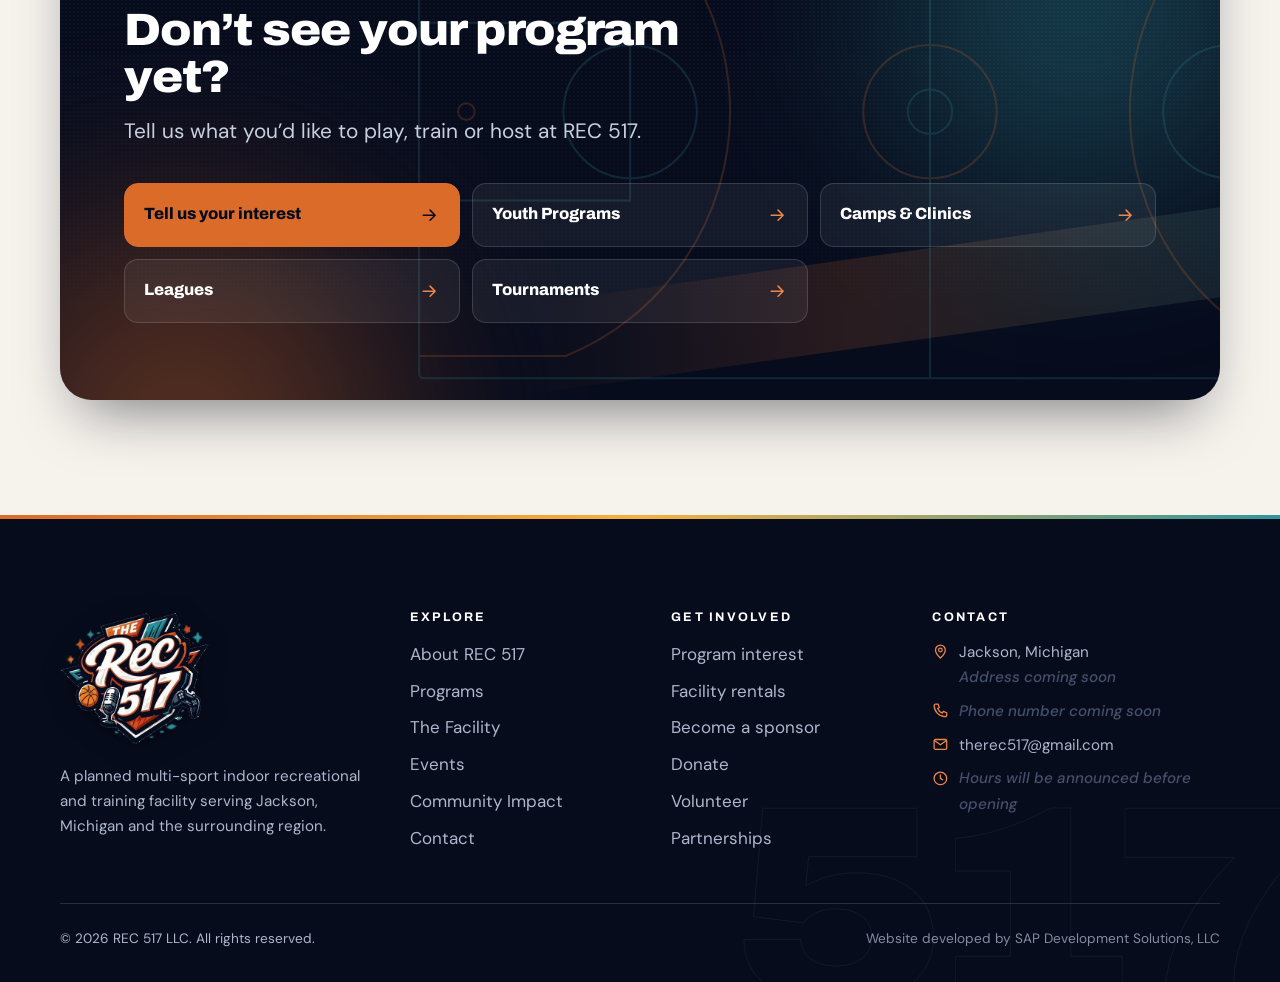
<file: programs.html>
<!DOCTYPE html>
<html lang="en">
<head>
  <meta charset="utf-8">
  <meta name="viewport" content="width=device-width, initial-scale=1">
  <title>Programs | Basketball, Volleyball, Golf &amp; Youth Sports | REC 517 Jackson, MI</title>
  <meta name="description" content="Planned REC 517 programs in Jackson, Michigan: basketball, volleyball, futsal, pickleball, golf training, athletic training, youth development, camps, leagues, tournaments and rentals.">

  <!-- ==================================================================
       DOMAIN: after launch, replace https://www.example.com/ below with the
       live address (e.g. https://YOUR-ACCOUNT.github.io/rec-517/ or the
       custom domain). 4 spots per page: canonical, og:url, og:image, twitter:image.
       ================================================================== -->
  <link rel="canonical" href="https://www.example.com/programs.html">
  <meta property="og:type" content="website">
  <meta property="og:site_name" content="REC 517">
  <meta property="og:locale" content="en_US">
  <meta property="og:title" content="Programs | Basketball, Volleyball, Golf &amp; Youth Sports | REC 517 Jackson, MI">
  <meta property="og:description" content="Planned REC 517 programs in Jackson, Michigan: basketball, volleyball, futsal, pickleball, golf training, athletic training, youth development, camps, leagues, tournaments and rentals.">
  <meta property="og:url" content="https://www.example.com/programs.html">
  <meta property="og:image" content="https://www.example.com/og-image.jpg">
  <meta property="og:image:width" content="1200">
  <meta property="og:image:height" content="630">
  <meta property="og:image:alt" content="REC 517 logo: a planned indoor sports and training facility in Jackson, Michigan">
  <meta name="twitter:card" content="summary_large_image">
  <meta name="twitter:title" content="Programs | Basketball, Volleyball, Golf &amp; Youth Sports | REC 517 Jackson, MI">
  <meta name="twitter:description" content="Planned REC 517 programs in Jackson, Michigan: basketball, volleyball, futsal, pickleball, golf training, athletic training, youth development, camps, leagues, tournaments and rentals.">
  <meta name="twitter:image" content="https://www.example.com/og-image.jpg">
  <meta name="geo.region" content="US-MI">
  <meta name="geo.placename" content="Jackson, Michigan">

  <meta name="theme-color" content="#070c1d">
  <link rel="icon" type="image/svg+xml" href="./favicon.svg">
  <link rel="apple-touch-icon" href="./apple-touch-icon.png">

  <link rel="preconnect" href="https://fonts.googleapis.com">
  <link rel="preconnect" href="https://fonts.gstatic.com" crossorigin>
  <link href="https://fonts.googleapis.com/css2?family=Archivo:wdth,wght@100..125,500..900&amp;family=DM+Sans:opsz,wght@9..40,400..800&amp;display=swap" rel="stylesheet">
  <link rel="stylesheet" href="./style.css?v=20261113b">
  <link rel="stylesheet" href="./responsive.css?v=20261113b">
  <script>document.documentElement.classList.add("js");</script>
</head>
<body>
  <a class="skip-link" href="#main">Skip to main content</a>
  <header class="site-header">
    <div class="container header-inner">
      <a class="brand" href="./index.html" aria-label="REC 517 home">
        <img src="./rec-517-logo.png" alt="" width="56" height="50">
        <span class="brand-fallback" aria-hidden="true">517</span>
        <span class="brand-name" aria-hidden="true">REC <span>517</span></span>
      </a>
      <nav aria-label="Primary">
        <ul class="nav-links">
          <li><a href="./index.html">Home</a></li>
          <li><a href="./about.html">About</a></li>
          <li><a href="./programs.html" aria-current="page">Programs</a></li>
          <li><a href="./facility.html">Facility</a></li>
          <li><a href="./events.html">Events</a></li>
          <li><a href="./impact.html">Impact</a></li>
          <li><a href="./contact.html">Contact</a></li>
        </ul>
      </nav>
      <a class="btn btn-primary btn-sm header-cta" href="./involved.html">Get Involved<svg class="icon icon-arrow" viewBox="0 0 24 24" aria-hidden="true" focusable="false"><path d="M5 12h14M13 6l6 6-6 6"/></svg></a>
      <button type="button" class="menu-toggle" aria-expanded="false" aria-controls="mobile-menu" aria-label="Open menu">
        <span class="bars" aria-hidden="true"><span></span><span></span><span></span></span>
      </button>
    </div>
  </header>

  <div class="mobile-menu" id="mobile-menu" aria-hidden="true">
    <nav aria-label="Mobile">
      <ul>
        <li><a class="m-link" href="./index.html">Home<svg class="icon" viewBox="0 0 24 24" aria-hidden="true" focusable="false"><path d="M5 12h14M13 6l6 6-6 6"/></svg></a></li>
        <li><a class="m-link" href="./about.html">About<svg class="icon" viewBox="0 0 24 24" aria-hidden="true" focusable="false"><path d="M5 12h14M13 6l6 6-6 6"/></svg></a></li>
        <li><a class="m-link" href="./programs.html" aria-current="page">Programs<svg class="icon" viewBox="0 0 24 24" aria-hidden="true" focusable="false"><path d="M5 12h14M13 6l6 6-6 6"/></svg></a></li>
        <li><a class="m-link" href="./facility.html">Facility<svg class="icon" viewBox="0 0 24 24" aria-hidden="true" focusable="false"><path d="M5 12h14M13 6l6 6-6 6"/></svg></a></li>
        <li><a class="m-link" href="./events.html">Events<svg class="icon" viewBox="0 0 24 24" aria-hidden="true" focusable="false"><path d="M5 12h14M13 6l6 6-6 6"/></svg></a></li>
        <li><a class="m-link" href="./impact.html">Impact<svg class="icon" viewBox="0 0 24 24" aria-hidden="true" focusable="false"><path d="M5 12h14M13 6l6 6-6 6"/></svg></a></li>
        <li><a class="m-link" href="./contact.html">Contact<svg class="icon" viewBox="0 0 24 24" aria-hidden="true" focusable="false"><path d="M5 12h14M13 6l6 6-6 6"/></svg></a></li>
      </ul>
    </nav>
    <div class="m-foot">
      <a class="btn btn-primary" href="./involved.html">Get Involved<svg class="icon icon-arrow" viewBox="0 0 24 24" aria-hidden="true" focusable="false"><path d="M5 12h14M13 6l6 6-6 6"/></svg></a>
      <p>Jackson, Michigan · Indoor sports, training &amp; community</p>
    </div>
  </div>

  <main id="main">
    <section class="page-hero on-dark" aria-labelledby="page-title">
      <div class="hero-bg" aria-hidden="true"><img class="hero-photo" src="./photo-group-drill.jpg" srcset="./photo-group-drill-sm.jpg 720w, ./photo-group-drill.jpg 1920w" sizes="100vw" alt="" fetchpriority="high"><span class="shade"></span><span class="glow glow-a"></span><span class="glow glow-b"></span><span class="stripe"></span><svg class="court-lines draw" viewBox="0 0 940 500" preserveAspectRatio="xMidYMid meet" aria-hidden="true" focusable="false" data-parallax=".08">
  <rect pathLength="1" x="10" y="10" width="920" height="480" rx="4"/>
  <path pathLength="1" d="M470 10V490"/>
  <circle pathLength="1" class="hot" cx="470" cy="250" r="60"/>
  <circle pathLength="1" cx="470" cy="250" r="20"/>
  <path pathLength="1" d="M10 170H200V330H10"/>
  <circle pathLength="1" cx="200" cy="250" r="60"/>
  <path pathLength="1" class="hot" d="M10 30H142A237.5 237.5 0 0 1 142 470H10"/>
  <circle pathLength="1" class="hot" cx="52.5" cy="250" r="7.5"/>
  <path pathLength="1" d="M930 170H740V330H930"/>
  <circle pathLength="1" cx="740" cy="250" r="60"/>
  <path pathLength="1" class="hot" d="M930 30H798A237.5 237.5 0 0 0 798 470H930"/>
  <circle pathLength="1" class="hot" cx="887.5" cy="250" r="7.5"/>
</svg><span class="grain"></span></div>
      <div class="container">
        <nav class="breadcrumb" aria-label="Breadcrumb"><a href="./index.html">Home</a><span aria-hidden="true">/</span><span aria-current="page">Programs</span></nav>
        <p class="eyebrow">Programs</p>
        <h1 class="h1" id="page-title">Programs for every player.</h1>
        <p class="lead">From first dribbles to tournament day, REC 517’s planned programs cover court sports, golf, training, youth development and community recreation.</p>
      </div>
      <span class="page-hero-mark" aria-hidden="true">517</span>
    </section>

    <section class="section" aria-labelledby="programs-title">
      <div class="container">
        <div class="section-head reveal">
          <p class="eyebrow">Program directory</p>
          <h2 class="h2" id="programs-title">Find your fit.</h2>
          <div class="notice"><svg class="icon" viewBox="0 0 24 24" aria-hidden="true" focusable="false"><circle cx="12" cy="12" r="9"/><path d="M12 11v5.5M12 7.6v.1"/></svg><p>All programs are planned. Schedules, age groups and pricing will be announced as REC 517 prepares to open.</p></div>
        </div>
        <div class="filter-bar" id="program-filters" role="group" aria-label="Filter programs"></div>
        <p class="results-note" id="program-results" role="status" aria-live="polite"></p>
        <!-- Program cards come from data.js ("programs"). -->
        <div class="program-grid" id="program-grid">
          <noscript><ul class="check-list"><li>Basketball</li><li>Volleyball</li><li>Futsal / Indoor Soccer</li><li>Pickleball</li><li>Golf Training</li><li>Athletic &amp; Personal Training</li><li>Youth Development</li><li>Camps &amp; Clinics</li><li>Open Gym</li><li>Leagues &amp; Tournaments</li><li>Facility Rentals</li><li>Health &amp; Wellness</li></ul></noscript>
        </div>
        <p class="fine-print" style="margin-top:1.5rem">Health and wellness programming at REC 517 is educational and fitness-focused.</p>
      </div>
    </section>

    <section class="section section--dark section--angle on-dark" aria-labelledby="member-title">
      <div class="bg-court" aria-hidden="true"><svg class="court-lines" viewBox="0 0 940 500" preserveAspectRatio="xMidYMid meet" aria-hidden="true" focusable="false">
  <rect pathLength="1" x="10" y="10" width="920" height="480" rx="4"/>
  <path pathLength="1" d="M470 10V490"/>
  <circle pathLength="1" class="hot" cx="470" cy="250" r="60"/>
  <circle pathLength="1" cx="470" cy="250" r="20"/>
  <path pathLength="1" d="M10 170H200V330H10"/>
  <circle pathLength="1" cx="200" cy="250" r="60"/>
  <path pathLength="1" class="hot" d="M10 30H142A237.5 237.5 0 0 1 142 470H10"/>
  <circle pathLength="1" class="hot" cx="52.5" cy="250" r="7.5"/>
  <path pathLength="1" d="M930 170H740V330H930"/>
  <circle pathLength="1" cx="740" cy="250" r="60"/>
  <path pathLength="1" class="hot" d="M930 30H798A237.5 237.5 0 0 0 798 470H930"/>
  <circle pathLength="1" class="hot" cx="887.5" cy="250" r="7.5"/>
</svg></div>
      <div class="container split">
        <div class="reveal">
          <p class="eyebrow">Memberships</p>
          <h2 class="h2" id="member-title">Memberships are on the way.</h2>
          <p class="lead">Memberships are part of the plan, alongside program fees and rentals. Early-bird membership offers will be announced before opening.</p>
        </div>
        <div class="card reveal">
          <h3>How programs will run</h3>
          <ul class="check-list">
            <li><svg class="icon" viewBox="0 0 24 24" aria-hidden="true" focusable="false"><path d="M5 12.5l4.5 4.5L19 7.5"/></svg><span><strong>Weekdays:</strong> training programs and rentals</span></li>
            <li><svg class="icon" viewBox="0 0 24 24" aria-hidden="true" focusable="false"><path d="M5 12.5l4.5 4.5L19 7.5"/></svg><span><strong>Evenings:</strong> community leagues</span></li>
            <li><svg class="icon" viewBox="0 0 24 24" aria-hidden="true" focusable="false"><path d="M5 12.5l4.5 4.5L19 7.5"/></svg><span><strong>Weekends:</strong> tournaments and events</span></li>
          </ul>
          <p class="fine-print" style="margin:1rem 0 0">From the REC 517 operations plan.</p>
        </div>
      </div>
    </section>

    <section class="section cta-wrap" aria-labelledby="cta-title">
      <div class="container">
        <div class="cta-band on-dark reveal">
          <div class="hero-bg" aria-hidden="true"><span class="glow glow-a"></span><span class="glow glow-b"></span><span class="stripe"></span><svg class="court-lines" viewBox="0 0 940 500" preserveAspectRatio="xMidYMid meet" aria-hidden="true" focusable="false">
  <rect pathLength="1" x="10" y="10" width="920" height="480" rx="4"/>
  <path pathLength="1" d="M470 10V490"/>
  <circle pathLength="1" class="hot" cx="470" cy="250" r="60"/>
  <circle pathLength="1" cx="470" cy="250" r="20"/>
  <path pathLength="1" d="M10 170H200V330H10"/>
  <circle pathLength="1" cx="200" cy="250" r="60"/>
  <path pathLength="1" class="hot" d="M10 30H142A237.5 237.5 0 0 1 142 470H10"/>
  <circle pathLength="1" class="hot" cx="52.5" cy="250" r="7.5"/>
  <path pathLength="1" d="M930 170H740V330H930"/>
  <circle pathLength="1" cx="740" cy="250" r="60"/>
  <path pathLength="1" class="hot" d="M930 30H798A237.5 237.5 0 0 0 798 470H930"/>
  <circle pathLength="1" class="hot" cx="887.5" cy="250" r="7.5"/>
</svg><span class="grain"></span></div>
          <p class="eyebrow">Get involved</p>
          <h2 class="h2" id="cta-title">Don’t see your program yet?</h2>
          <p class="lead">Tell us what you’d like to play, train or host at REC 517.</p>
          <div class="inquiry-grid">
          <a class="inquiry featured" href="./contact.html?interest=general">Tell us your interest<svg class="icon" viewBox="0 0 24 24" aria-hidden="true" focusable="false"><path d="M5 12h14M13 6l6 6-6 6"/></svg></a>
          <a class="inquiry" href="./contact.html?interest=youth">Youth Programs<svg class="icon" viewBox="0 0 24 24" aria-hidden="true" focusable="false"><path d="M5 12h14M13 6l6 6-6 6"/></svg></a>
          <a class="inquiry" href="./contact.html?interest=camps">Camps & Clinics<svg class="icon" viewBox="0 0 24 24" aria-hidden="true" focusable="false"><path d="M5 12h14M13 6l6 6-6 6"/></svg></a>
          <a class="inquiry" href="./contact.html?interest=leagues">Leagues<svg class="icon" viewBox="0 0 24 24" aria-hidden="true" focusable="false"><path d="M5 12h14M13 6l6 6-6 6"/></svg></a>
          <a class="inquiry" href="./contact.html?interest=tournaments">Tournaments<svg class="icon" viewBox="0 0 24 24" aria-hidden="true" focusable="false"><path d="M5 12h14M13 6l6 6-6 6"/></svg></a>
          </div>
        </div>
      </div>
    </section>

  </main>

  <footer class="site-footer">
    <div class="container">
      <div class="footer-grid">
        <div class="footer-brand">
          <a class="brand" href="./index.html" aria-label="REC 517 home"><img src="./rec-517-logo.png" alt="" width="150" height="133" loading="lazy"><span class="brand-fallback" aria-hidden="true">517</span></a>
          <p>A planned multi-sport indoor recreational and training facility serving Jackson, Michigan and the surrounding region.</p>
        </div>
        <div>
          <h2>Explore</h2>
          <ul>
            <li><a href="./about.html">About REC 517</a></li>
            <li><a href="./programs.html">Programs</a></li>
            <li><a href="./facility.html">The Facility</a></li>
            <li><a href="./events.html">Events</a></li>
            <li><a href="./impact.html">Community Impact</a></li>
            <li><a href="./contact.html">Contact</a></li>
          </ul>
        </div>
        <div>
          <h2>Get Involved</h2>
          <ul>
            <li><a href="./contact.html?interest=youth">Program interest</a></li>
            <li><a href="./contact.html?interest=rental">Facility rentals</a></li>
            <li><a href="./involved.html#sponsor">Become a sponsor</a></li>
            <li><a href="./involved.html#donate">Donate</a></li>
            <li><a href="./involved.html#volunteer">Volunteer</a></li>
            <li><a href="./contact.html?interest=partnership">Partnerships</a></li>
          </ul>
          <ul class="footer-social" data-socials aria-label="Social media"></ul>
        </div>
        <div>
          <h2>Contact</h2>
          <!-- EDIT: these fill in automatically from data.js (site.address, phone, email, hours) -->
          <ul class="footer-contact">
            <li><svg class="icon" viewBox="0 0 24 24" aria-hidden="true" focusable="false"><path d="M12 21.5s-7-6.2-7-11.5a7 7 0 0 1 14 0c0 5.3-7 11.5-7 11.5z"/><circle cx="12" cy="10" r="2.6"/></svg><span>Jackson, Michigan<br><span data-contact="address"></span></span></li>
            <li><svg class="icon" viewBox="0 0 24 24" aria-hidden="true" focusable="false"><path d="M5 3h3.6l1.9 4.8-2.4 1.5a11.3 11.3 0 0 0 6.6 6.6l1.5-2.4L21 15.4V19a2 2 0 0 1-2.2 2A16.4 16.4 0 0 1 3 5.2 2 2 0 0 1 5 3z"/></svg><span data-contact="phone"></span></li>
            <li><svg class="icon" viewBox="0 0 24 24" aria-hidden="true" focusable="false"><rect x="3" y="5" width="18" height="14" rx="2"/><path d="M3.5 6.5l8.5 6 8.5-6"/></svg><span data-contact="email"></span></li>
            <li><svg class="icon" viewBox="0 0 24 24" aria-hidden="true" focusable="false"><circle cx="12" cy="12" r="9"/><path d="M12 7v5l3.2 2"/></svg><span data-contact="hours"></span></li>
          </ul>
        </div>
      </div>
      <div class="footer-bottom">
        <p>&copy; <span data-year>2026</span> REC 517 LLC. All rights reserved.</p>
        <p class="dev-credit" data-dev-credit>Website developed by SAP Development Solutions, LLC</p>
      </div>
    </div>
    <span class="footer-big" aria-hidden="true">517</span>
  </footer>

  <script src="./data.js?v=20261113b"></script>
  <script src="./app.js?v=20261113b"></script>
  <script src="./animations.js?v=20261113b"></script>
</body>
</html>
</file>
<file: style.css>
/* ==========================================================================
   REC 517 | style.css
   Colors come from the REC 517 logo (sampled from the artwork itself).
   Change a color here and it updates across the whole site.
   Screen-size rules live in responsive.css.
   ========================================================================== */
:root {
  /* ---- Brand colors (from the logo) ---- */
  --color-primary: #db6b29;      /* logo orange */
  --color-primary-hi: #f0874a;   /* lighter orange for text on dark */
  --color-primary-ink: #a4460f;  /* darker orange for text on light (AA contrast) */
  --color-secondary: #32959d;    /* logo teal */
  --color-secondary-hi: #52b8bf; /* lighter teal for text on dark */
  --color-secondary-ink: #1d6a71;/* darker teal for text on light */
  --color-accent: #f5b041;       /* warm spark, used sparingly */
  --color-dark: #070c1d;         /* logo navy outline */
  --color-dark-2: #0d1830;       /* raised navy */
  --color-dark-3: #15233f;       /* cards on navy */
  --color-light: #f6f2ec;        /* warm off-white (logo lettering) */
  --color-white: #ffffff;

  --ink: #0b1224;                /* body text on light */
  --ink-soft: #46506a;           /* secondary text on light */
  --on-dark: #eef1f7;            /* body text on navy */
  --on-dark-soft: #aeb7cc;       /* secondary text on navy */
  --line-light: rgba(11, 18, 36, .12);
  --line-dark: rgba(238, 241, 247, .14);

  /* ---- Type ---- */
  --font-display: "Archivo", "Arial Narrow", "Helvetica Neue", Arial, sans-serif;
  --font-body: "DM Sans", "Segoe UI", system-ui, -apple-system, Arial, sans-serif;
  --fs-display: clamp(2.6rem, 5.6vw + .6rem, 6.1rem);
  --fs-h1: clamp(2.3rem, 4vw + .7rem, 4.4rem);
  --fs-h2: clamp(1.85rem, 2.6vw + .75rem, 3.3rem);
  --fs-h3: clamp(1.2rem, .5vw + 1rem, 1.45rem);
  --fs-lead: clamp(1.08rem, .45vw + .98rem, 1.3rem);
  --fs-body: 1.0625rem;
  --fs-small: .9rem;
  --fs-eyebrow: .78rem;
  --fs-stat: clamp(2.4rem, 3.4vw + 1rem, 4.1rem);

  /* ---- Space & shape ---- */
  --gutter: clamp(1rem, 4vw, 2.5rem);
  --maxw: 1240px;
  --section-y: clamp(4.5rem, 9vw, 8.5rem);
  --radius: 14px;
  --radius-lg: 22px;
  --header-h: 76px;
  --shadow: 0 18px 50px -24px rgba(7, 12, 29, .45);
  --shadow-lift: 0 28px 60px -22px rgba(7, 12, 29, .55);
  --ease: cubic-bezier(.2, .7, .2, 1);
}

/* ---------- Reset & base ---------- */
*, *::before, *::after { box-sizing: border-box; }
[hidden] { display: none !important; }
html { -webkit-text-size-adjust: 100%; scroll-behavior: smooth; scroll-padding-top: calc(var(--header-h) + 12px); }
body {
  margin: 0; background: var(--color-light); color: var(--ink);
  font-family: var(--font-body); font-size: var(--fs-body); line-height: 1.65;
  -webkit-font-smoothing: antialiased; text-rendering: optimizeLegibility; overflow-x: hidden;
}
body.menu-open { overflow: hidden; }
img, svg { display: block; max-width: 100%; }
img { height: auto; }
a { color: inherit; }
p { margin: 0 0 1rem; }
ul { margin: 0; padding: 0; list-style: none; }
h1, h2, h3, h4 { font-family: var(--font-display); line-height: 1.04; margin: 0 0 .75rem; letter-spacing: -.02em; font-stretch: 108%; }
h3 { font-size: var(--fs-h3); line-height: 1.2; letter-spacing: -.01em; }
button, input, select, textarea { font: inherit; color: inherit; }
button { cursor: pointer; }
:focus-visible { outline: 3px solid var(--color-accent); outline-offset: 3px; border-radius: 4px; }
::selection { background: var(--color-primary); color: var(--color-dark); }

.sr-only { position: absolute !important; width: 1px; height: 1px; padding: 0; margin: -1px; overflow: hidden; clip: rect(0 0 0 0); white-space: nowrap; border: 0; }
.skip-link { position: absolute; left: 1rem; top: -4rem; z-index: 200; background: var(--color-primary); color: var(--color-dark); padding: .75rem 1.1rem; border-radius: 10px; font-weight: 700; text-decoration: none; transition: top .2s; }
.skip-link:focus { top: 1rem; }

.container { width: 100%; max-width: var(--maxw); margin: 0 auto; padding-left: var(--gutter); padding-right: var(--gutter); }
.icon { width: 1.25em; height: 1.25em; flex: none; fill: none; stroke: currentColor; stroke-width: 1.8; stroke-linecap: round; stroke-linejoin: round; }

/* ---------- Type helpers ---------- */
.eyebrow {
  display: inline-flex; align-items: center; gap: .6rem; margin: 0 0 1rem;
  font-family: var(--font-display); font-size: var(--fs-eyebrow); font-weight: 800; letter-spacing: .18em; text-transform: uppercase;
  color: var(--color-primary-ink);
}
.eyebrow::before { content: ""; width: 1.75rem; height: 3px; border-radius: 2px; background: linear-gradient(90deg, var(--color-primary), var(--color-secondary)); }
.on-dark .eyebrow, .eyebrow.on-dark { color: var(--color-primary-hi); }
.display { font-size: var(--fs-display); font-weight: 900; line-height: .95; letter-spacing: -.035em; font-stretch: 112%; }
.h1 { font-size: var(--fs-h1); font-weight: 900; }
.h2 { font-size: var(--fs-h2); font-weight: 850; }
.lead { font-size: var(--fs-lead); line-height: 1.6; color: var(--ink-soft); max-width: 44rem; }
.on-dark .lead { color: var(--on-dark-soft); }
.text-grad { background: linear-gradient(100deg, var(--color-primary-hi) 10%, var(--color-accent) 50%, var(--color-secondary-hi) 90%); -webkit-background-clip: text; background-clip: text; color: transparent; }
.fine-print { font-size: .82rem; color: var(--ink-soft); }
.on-dark .fine-print { color: var(--on-dark-soft); }
.tag {
  display: inline-flex; align-items: center; gap: .35rem; padding: .28rem .7rem; border-radius: 999px;
  font-size: .74rem; font-weight: 700; letter-spacing: .06em; text-transform: uppercase; line-height: 1.2;
  background: rgba(219, 107, 41, .12); color: var(--color-primary-ink); border: 1px solid rgba(219, 107, 41, .28);
}
.tag--teal { background: rgba(50, 149, 157, .12); color: var(--color-secondary-ink); border-color: rgba(50, 149, 157, .3); }
.on-dark .tag, .tag.on-dark { background: rgba(240, 135, 74, .14); color: var(--color-primary-hi); border-color: rgba(240, 135, 74, .35); }
.on-dark .tag--teal { background: rgba(82, 184, 191, .12); color: var(--color-secondary-hi); border-color: rgba(82, 184, 191, .32); }

/* ---------- Buttons ---------- */
.btn {
  display: inline-flex; align-items: center; justify-content: center; gap: .6rem; min-height: 50px; padding: .8rem 1.45rem;
  border-radius: 999px; border: 2px solid transparent; text-decoration: none; font-family: var(--font-display); font-weight: 800;
  font-size: .98rem; letter-spacing: .01em; line-height: 1.1; transition: transform .25s var(--ease), box-shadow .25s var(--ease), background-color .2s, color .2s, border-color .2s;
  white-space: nowrap;
}
.btn .icon { width: 1.1em; height: 1.1em; transition: transform .25s var(--ease); }
.btn:hover .icon-arrow { transform: translateX(3px); }
.btn-primary { background: var(--color-primary); color: var(--color-dark); box-shadow: 0 10px 30px -12px rgba(219, 107, 41, .8); }
.btn-primary:hover { background: var(--color-primary-hi); transform: translateY(-2px); box-shadow: 0 16px 36px -12px rgba(219, 107, 41, .9); }
.btn-ghost { border-color: rgba(238, 241, 247, .4); color: var(--color-white); background: rgba(255, 255, 255, .04); }
.btn-ghost:hover { border-color: var(--color-white); background: rgba(255, 255, 255, .1); transform: translateY(-2px); }
.btn-dark { background: var(--color-dark); color: var(--color-white); }
.btn-dark:hover { background: var(--color-dark-3); transform: translateY(-2px); }
.btn-outline { border-color: var(--color-dark); color: var(--color-dark); }
.btn-outline:hover { background: var(--color-dark); color: var(--color-white); transform: translateY(-2px); }
.btn-sm { min-height: 42px; padding: .6rem 1.1rem; font-size: .9rem; }
.btn-row { display: flex; flex-wrap: wrap; gap: .85rem; }
.link-arrow { display: inline-flex; align-items: center; gap: .4rem; font-weight: 700; text-decoration: none; color: var(--color-primary-ink); border-bottom: 2px solid transparent; }
.link-arrow:hover { border-bottom-color: currentColor; }
.on-dark .link-arrow { color: var(--color-primary-hi); }

/* ---------- Header / navigation ---------- */
.site-header {
  position: fixed; inset: 0 0 auto; z-index: 100; height: var(--header-h);
  transition: background-color .35s, box-shadow .35s, border-color .35s, height .3s;
  border-bottom: 1px solid transparent; color: var(--color-white);
}
.site-header.is-solid, .site-header.is-scrolled {
  background: rgba(7, 12, 29, .92); border-bottom-color: var(--line-dark);
  -webkit-backdrop-filter: saturate(1.4) blur(14px); backdrop-filter: saturate(1.4) blur(14px);
  box-shadow: 0 10px 30px -18px rgba(0, 0, 0, .6);
}
.header-inner { height: 100%; display: flex; align-items: center; justify-content: space-between; gap: 1rem; }
.brand { display: inline-flex; align-items: center; gap: .7rem; text-decoration: none; color: var(--color-white); flex: none; }
.brand img { height: 50px; width: auto; filter: drop-shadow(0 4px 12px rgba(0, 0, 0, .45)); transition: transform .3s var(--ease); }
.brand:hover img { transform: rotate(-3deg) scale(1.04); }
.brand-name { font-family: var(--font-display); font-weight: 900; font-size: 1.3rem; letter-spacing: -.01em; font-stretch: 115%; line-height: 1; }
.brand-name span { color: var(--color-primary-hi); }
.brand-fallback { display: none; width: 50px; height: 50px; border-radius: 12px; align-items: center; justify-content: center; background: var(--color-primary); color: var(--color-dark); font-family: var(--font-display); font-weight: 900; font-size: .95rem; }
.brand.logo-missing img { display: none; }
.brand.logo-missing .brand-fallback { display: inline-flex; }

.nav-links { display: none; align-items: center; gap: .15rem; }
.nav-links a {
  position: relative; display: inline-flex; align-items: center; min-height: 44px; padding: .5rem .8rem; text-decoration: none;
  font-weight: 600; font-size: .98rem; color: rgba(255, 255, 255, .86); border-radius: 8px; transition: color .2s;
}
.nav-links a::after { content: ""; position: absolute; left: .8rem; right: .8rem; bottom: .45rem; height: 2px; border-radius: 2px; background: var(--color-primary); transform: scaleX(0); transform-origin: left; transition: transform .3s var(--ease); }
.nav-links a:hover { color: var(--color-white); }
.nav-links a:hover::after, .nav-links a[aria-current="page"]::after { transform: scaleX(1); }
.nav-links a[aria-current="page"] { color: var(--color-white); }
.header-cta { display: none; }

.menu-toggle {
  display: inline-flex; align-items: center; justify-content: center; width: 48px; height: 48px; border-radius: 12px;
  background: rgba(255, 255, 255, .08); border: 1px solid rgba(255, 255, 255, .18); color: var(--color-white);
}
.menu-toggle:hover { background: rgba(255, 255, 255, .14); }
.menu-toggle .bars { position: relative; width: 22px; height: 16px; }
.menu-toggle .bars span { position: absolute; left: 0; width: 100%; height: 2px; border-radius: 2px; background: currentColor; transition: transform .35s var(--ease), opacity .2s, top .35s var(--ease); }
.menu-toggle .bars span:nth-child(1) { top: 0; }
.menu-toggle .bars span:nth-child(2) { top: 7px; }
.menu-toggle .bars span:nth-child(3) { top: 14px; }
.menu-toggle[aria-expanded="true"] .bars span:nth-child(1) { top: 7px; transform: rotate(45deg); }
.menu-toggle[aria-expanded="true"] .bars span:nth-child(2) { opacity: 0; }
.menu-toggle[aria-expanded="true"] .bars span:nth-child(3) { top: 7px; transform: rotate(-45deg); }

/* Full-screen mobile menu */
.mobile-menu {
  position: fixed; inset: 0; z-index: 90; display: flex; flex-direction: column; overflow-y: auto;
  padding: calc(var(--header-h) + 1.5rem) var(--gutter) 2rem;
  background: radial-gradient(120% 70% at 100% 0%, rgba(50, 149, 157, .28), transparent 60%),
              radial-gradient(90% 60% at 0% 100%, rgba(219, 107, 41, .26), transparent 60%), var(--color-dark);
  color: var(--color-white); visibility: hidden; opacity: 0; transform: translateY(-12px);
  transition: opacity .35s var(--ease), transform .35s var(--ease), visibility 0s linear .35s;
}
.mobile-menu.is-open { visibility: visible; opacity: 1; transform: none; transition: opacity .35s var(--ease), transform .35s var(--ease); }
.mobile-menu ul { display: grid; gap: .2rem; }
.mobile-menu li { opacity: 0; transform: translateY(14px); transition: opacity .4s var(--ease), transform .4s var(--ease); }
.mobile-menu.is-open li { opacity: 1; transform: none; }
.mobile-menu.is-open li:nth-child(2) { transition-delay: .04s; } .mobile-menu.is-open li:nth-child(3) { transition-delay: .08s; }
.mobile-menu.is-open li:nth-child(4) { transition-delay: .12s; } .mobile-menu.is-open li:nth-child(5) { transition-delay: .16s; }
.mobile-menu.is-open li:nth-child(6) { transition-delay: .2s; }
.mobile-menu a.m-link {
  display: flex; align-items: center; justify-content: space-between; min-height: 64px; padding: .6rem 0; text-decoration: none;
  font-family: var(--font-display); font-weight: 850; font-size: clamp(1.7rem, 7vw, 2.4rem); letter-spacing: -.02em; font-stretch: 110%;
  border-bottom: 1px solid var(--line-dark);
}
.mobile-menu a.m-link .icon { width: 1.4rem; height: 1.4rem; color: var(--color-primary-hi); opacity: .7; transition: transform .25s var(--ease); }
.mobile-menu a.m-link:hover .icon { transform: translateX(4px); opacity: 1; }
.mobile-menu a.m-link[aria-current="page"] { color: var(--color-primary-hi); }
.mobile-menu .m-foot { margin-top: auto; padding-top: 2rem; display: grid; gap: 1rem; }
.mobile-menu .m-foot .btn { width: 100%; }
.mobile-menu .m-foot p { margin: 0; color: var(--on-dark-soft); font-size: .92rem; }

/* ---------- Court-line art (the site's signature motif) ---------- */
.court-lines { position: absolute; pointer-events: none; color: var(--color-secondary); }
.court-lines path, .court-lines rect, .court-lines circle, .court-lines line { fill: none; stroke: currentColor; stroke-width: 2; vector-effect: non-scaling-stroke; }
.court-lines .hot { stroke: var(--color-primary); }
.js .court-lines.draw [pathLength] { stroke-dasharray: 1; stroke-dashoffset: 1; animation: draw 2.4s var(--ease) forwards; }
.js .court-lines.draw [pathLength]:nth-child(2n) { animation-delay: .25s; }
.js .court-lines.draw [pathLength]:nth-child(3n) { animation-delay: .5s; }
@keyframes draw { to { stroke-dashoffset: 0; } }

/* ---------- Home hero ---------- */
.hero {
  position: relative; isolation: isolate; overflow: hidden; color: var(--color-white);
  min-height: min(100svh, 980px); display: flex; flex-direction: column; justify-content: center;
  padding-top: calc(var(--header-h) + 2.5rem); padding-bottom: 0;
  background: var(--color-dark);
  clip-path: polygon(0 0, 100% 0, 100% calc(100% - 3.5vw), 0 100%);
}
.hero-bg { position: absolute; inset: 0; z-index: -1; overflow: hidden; }
.hero-bg .glow { position: absolute; border-radius: 50%; filter: blur(70px); opacity: .55; }
.hero-bg .glow-a { width: 55vw; height: 55vw; max-width: 820px; max-height: 820px; left: -18vw; bottom: -30vw; background: radial-gradient(circle, rgba(219, 107, 41, .85), transparent 65%); animation: drift-a 18s ease-in-out infinite alternate; }
.hero-bg .glow-b { width: 50vw; height: 50vw; max-width: 760px; max-height: 760px; right: -14vw; top: -16vw; background: radial-gradient(circle, rgba(50, 149, 157, .8), transparent 65%); animation: drift-b 22s ease-in-out infinite alternate; }
.hero-bg .court-lines { inset: 8% -6% auto -6%; width: 112%; height: auto; opacity: .22; }
.hero-bg .grain { position: absolute; inset: 0; opacity: .5; background-image: radial-gradient(rgba(255, 255, 255, .06) 1px, transparent 1px); background-size: 4px 4px; mask-image: linear-gradient(180deg, #000 30%, transparent); -webkit-mask-image: linear-gradient(180deg, #000 30%, transparent); }
.hero-bg .stripe { position: absolute; right: -10%; bottom: 12%; width: 70%; height: 90px; transform: skewY(-8deg); background: linear-gradient(90deg, transparent, rgba(219, 107, 41, .16) 40%, rgba(50, 149, 157, .16)); }
@keyframes drift-a { to { transform: translate(8vw, -6vw) scale(1.08); } }
@keyframes drift-b { to { transform: translate(-6vw, 5vw) scale(1.1); } }

.hero-grid { display: grid; gap: 2.5rem; align-items: center; }
.hero-copy .display { margin-bottom: 1.25rem; }
.hero-copy .display .line { display: block; }
.hero-copy .lead { color: #c8cfdf; margin-bottom: 2rem; }
.hero-status { display: inline-flex; align-items: center; gap: .55rem; margin-bottom: 1.4rem; padding: .45rem .95rem .45rem .6rem; border-radius: 999px; background: rgba(255, 255, 255, .07); border: 1px solid rgba(255, 255, 255, .16); font-size: .88rem; font-weight: 600; color: #dfe4ef; }
.hero-status .dot { width: .6rem; height: .6rem; border-radius: 50%; background: var(--color-primary); box-shadow: 0 0 0 0 rgba(219, 107, 41, .7); animation: pulse 2.2s infinite; }
@keyframes pulse { 70% { box-shadow: 0 0 0 10px rgba(219, 107, 41, 0); } 100% { box-shadow: 0 0 0 0 rgba(219, 107, 41, 0); } }
.hero-logo { position: relative; justify-self: center; width: min(78vw, 440px); }
.hero-logo::before { content: ""; position: absolute; inset: 12% 8%; border-radius: 50%; background: radial-gradient(circle, rgba(219, 107, 41, .45), rgba(50, 149, 157, .25) 50%, transparent 70%); filter: blur(30px); z-index: -1; }
.hero-logo img { width: 100%; filter: drop-shadow(0 30px 40px rgba(0, 0, 0, .55)); animation: float 7s ease-in-out infinite; }
.hero-logo .ring { position: absolute; inset: -4%; border-radius: 50%; border: 1px dashed rgba(82, 184, 191, .35); animation: spin 60s linear infinite; }
@keyframes float { 50% { transform: translateY(-12px) rotate(-1deg); } }
@keyframes spin { to { transform: rotate(360deg); } }

.hero-stats { position: relative; margin-top: clamp(2.5rem, 6vw, 4.5rem); padding-bottom: calc(3.5vw + 2.5rem); }
.stats-strip { display: grid; grid-template-columns: repeat(2, 1fr); border-top: 1px solid var(--line-dark); }
.stats-strip .stat { padding: 1.4rem .75rem 0 0; }
.stat-num { display: block; font-family: var(--font-display); font-weight: 900; font-size: var(--fs-stat); line-height: 1; letter-spacing: -.03em; font-stretch: 110%; font-variant-numeric: tabular-nums; }
.stat-num sup, .stat-num .unit { font-size: .42em; letter-spacing: 0; margin-left: .15em; vertical-align: .9em; color: var(--color-primary-hi); font-weight: 800; }
.stat-label { display: block; margin-top: .45rem; font-size: .9rem; color: var(--on-dark-soft); line-height: 1.35; }
.stat-flag { display: inline-block; margin-top: .45rem; font-size: .68rem; font-weight: 800; letter-spacing: .14em; text-transform: uppercase; color: var(--color-secondary-hi); }

/* ---------- Inner page hero ---------- */
.page-hero {
  position: relative; isolation: isolate; overflow: hidden; color: var(--color-white); background: var(--color-dark);
  padding-top: calc(var(--header-h) + clamp(3rem, 8vw, 6.5rem)); padding-bottom: calc(clamp(3.5rem, 8vw, 6.5rem) + 3vw);
  clip-path: polygon(0 0, 100% 0, 100% calc(100% - 3vw), 0 100%);
}
.page-hero .hero-bg .court-lines { inset: auto -10% -20% 30%; width: 90%; opacity: .2; }
.page-hero .glow-a { left: -20vw; bottom: -40vw; }
.page-hero .h1 { max-width: 16ch; margin-bottom: 1.1rem; }
.page-hero .lead { color: #c8cfdf; }
.breadcrumb { display: flex; gap: .5rem; align-items: center; margin-bottom: 1.25rem; font-size: .86rem; color: var(--on-dark-soft); }
.breadcrumb a { text-decoration: none; color: var(--on-dark-soft); }
.breadcrumb a:hover { color: var(--color-white); }
.page-hero-mark { position: absolute; right: var(--gutter); bottom: calc(3vw + 1.5rem); font-family: var(--font-display); font-weight: 900; font-size: clamp(5rem, 16vw, 15rem); line-height: .8; letter-spacing: -.05em; color: transparent; -webkit-text-stroke: 1px rgba(82, 184, 191, .22); pointer-events: none; z-index: -1; font-stretch: 115%; }

/* ---------- Sections ---------- */
.section { position: relative; padding-top: var(--section-y); padding-bottom: var(--section-y); }
.section--white { background: var(--color-white); }
.section--dark { background: var(--color-dark); color: var(--on-dark); }
.section--navy { background: var(--color-dark-2); color: var(--on-dark); }
.section--angle { clip-path: polygon(0 3vw, 100% 0, 100% calc(100% - 3vw), 0 100%); margin-top: -3vw; margin-bottom: -3vw; padding-top: calc(var(--section-y) + 3vw); padding-bottom: calc(var(--section-y) + 3vw); z-index: 1; }
.section-head { max-width: 50rem; margin-bottom: clamp(2.25rem, 5vw, 3.75rem); }
.section-head.center { margin-left: auto; margin-right: auto; text-align: center; }
.section-head.center .eyebrow { justify-content: center; }
.section-head.center .lead { margin-left: auto; margin-right: auto; }
.section-head .h2 { margin-bottom: 1rem; }
.split { display: grid; gap: clamp(2rem, 5vw, 4.5rem); align-items: center; }
.bg-court { position: absolute; inset: 0; overflow: hidden; pointer-events: none; }
.bg-court .court-lines { width: 120%; left: -10%; top: 10%; opacity: .08; color: var(--color-dark); }
.section--dark .bg-court .court-lines, .section--navy .bg-court .court-lines { color: var(--color-secondary); opacity: .12; }

/* ---------- Cards (shared) ---------- */
.card {
  position: relative; background: var(--color-white); border: 1px solid var(--line-light); border-radius: var(--radius-lg);
  padding: clamp(1.4rem, 2.5vw, 2rem); box-shadow: 0 1px 0 rgba(7, 12, 29, .03);
  transition: transform .35s var(--ease), box-shadow .35s var(--ease), border-color .35s;
}
.card:hover { transform: translateY(-6px); box-shadow: var(--shadow-lift); border-color: rgba(219, 107, 41, .4); }
.on-dark .card, .card.on-dark { background: linear-gradient(160deg, var(--color-dark-3), var(--color-dark-2)); border-color: var(--line-dark); color: var(--on-dark); }
.on-dark .card:hover { border-color: rgba(240, 135, 74, .55); }
.card p { color: var(--ink-soft); }
.on-dark .card p { color: var(--on-dark-soft); }
.card h3 { margin-bottom: .5rem; }
.card-icon {
  display: inline-flex; align-items: center; justify-content: center; width: 58px; height: 58px; margin-bottom: 1.25rem; border-radius: 16px;
  background: linear-gradient(145deg, var(--color-dark), var(--color-dark-3)); color: var(--color-primary-hi);
  box-shadow: inset 0 0 0 1px rgba(255, 255, 255, .08), 0 10px 22px -12px rgba(7, 12, 29, .8); transition: transform .35s var(--ease), color .3s;
}
.card-icon .icon { width: 28px; height: 28px; stroke-width: 1.7; }
.card:hover .card-icon { transform: rotate(-6deg) scale(1.06); color: var(--color-accent); }
.on-dark .card-icon { background: rgba(240, 135, 74, .12); box-shadow: inset 0 0 0 1px rgba(240, 135, 74, .3); }
.grid { display: grid; gap: clamp(1rem, 2vw, 1.5rem); }

/* Sport cards (home) */
.sport-card { display: flex; flex-direction: column; text-decoration: none; color: inherit; overflow: hidden; min-height: 100%; }
.sport-card::before { content: ""; position: absolute; left: 0; right: 0; top: 0; height: 4px; background: linear-gradient(90deg, var(--color-primary), var(--color-secondary)); transform: scaleX(0); transform-origin: left; transition: transform .45s var(--ease); }
.sport-card:hover::before { transform: scaleX(1); }
.sport-card .num { position: absolute; right: 1.25rem; top: 1rem; font-family: var(--font-display); font-weight: 900; font-size: 2.6rem; line-height: 1; color: transparent; -webkit-text-stroke: 1px rgba(11, 18, 36, .13); }
.sport-card p { margin-bottom: 1.25rem; font-size: .98rem; }
.sport-card .link-arrow { margin-top: auto; font-size: .92rem; }

/* Value tiles */
.value-grid { display: grid; gap: 1px; background: var(--line-dark); border: 1px solid var(--line-dark); border-radius: var(--radius-lg); overflow: hidden; }
.value { position: relative; padding: clamp(1.4rem, 2.4vw, 2rem); background: var(--color-dark); transition: background-color .35s; }
.value:hover { background: var(--color-dark-3); }
.value .icon { width: 30px; height: 30px; color: var(--color-primary-hi); margin-bottom: 1rem; transition: transform .35s var(--ease); }
.value:hover .icon { transform: translateY(-3px) scale(1.08); }
.value h3 { color: var(--color-white); font-size: 1.15rem; }
.value p { margin: 0; color: var(--on-dark-soft); font-size: .95rem; }

/* Media placeholders (real photos to come) */
.media-ph {
  position: relative; overflow: hidden; border-radius: var(--radius-lg); min-height: 260px; display: flex; align-items: flex-end;
  background: linear-gradient(150deg, var(--color-dark-3), var(--color-dark)); color: var(--on-dark-soft);
  box-shadow: var(--shadow);
}
.media-ph .court-lines { inset: 0; width: 100%; height: 100%; opacity: .35; }
.media-ph::after { content: ""; position: absolute; inset: 0; background: radial-gradient(60% 60% at 80% 20%, rgba(219, 107, 41, .3), transparent 70%), radial-gradient(60% 60% at 10% 90%, rgba(50, 149, 157, .3), transparent 70%); }
.media-ph .ph-label { position: relative; z-index: 1; margin: 1.1rem; display: inline-flex; align-items: center; gap: .5rem; padding: .55rem .85rem; border-radius: 10px; background: rgba(7, 12, 29, .78); border: 1px dashed rgba(255, 255, 255, .35); font-family: var(--font-display); font-size: .74rem; font-weight: 800; letter-spacing: .1em; text-transform: uppercase; color: #dfe4ef; }
.media-ph .ph-label .icon { width: 1rem; height: 1rem; color: var(--color-primary-hi); }
.js .reveal-media { clip-path: inset(0 0 100% 0 round var(--radius-lg)); transition: clip-path 1.1s var(--ease); }
.js .reveal-media.is-in { clip-path: inset(0 0 0 0 round var(--radius-lg)); }

/* Facility diagram */
.facility-diagram { position: relative; border-radius: var(--radius-lg); padding: clamp(1rem, 2.5vw, 1.75rem); background: var(--color-dark-2); border: 1px solid var(--line-dark); box-shadow: var(--shadow); color: var(--on-dark); }
.facility-diagram .plan { display: grid; grid-template-columns: 50.5fr 20fr; gap: .6rem; min-height: 280px; }
.zone { position: relative; overflow: hidden; border-radius: 12px; padding: 1rem; display: flex; flex-direction: column; justify-content: flex-end; border: 2px solid; }
.zone-courts { border-color: rgba(240, 135, 74, .7); background: linear-gradient(160deg, rgba(219, 107, 41, .22), rgba(219, 107, 41, .06)); }
.zone-golf { border-color: rgba(82, 184, 191, .7); background: linear-gradient(160deg, rgba(50, 149, 157, .25), rgba(50, 149, 157, .06)); }
.zone .court-lines { inset: 8%; width: 84%; height: 84%; opacity: .5; }
.zone-courts .court-lines { color: var(--color-primary-hi); }
.zone-golf svg.golf-lines { position: absolute; inset: 10%; width: 80%; height: 80%; color: var(--color-secondary-hi); opacity: .55; }
.zone strong { position: relative; display: block; font-family: var(--font-display); font-weight: 900; font-size: clamp(1.4rem, 2.6vw, 2.1rem); line-height: 1; letter-spacing: -.02em; }
.zone span { position: relative; font-size: .84rem; color: var(--on-dark-soft); line-height: 1.35; margin-top: .35rem; }
.diagram-foot { display: flex; flex-wrap: wrap; justify-content: space-between; gap: .5rem 1rem; margin-top: 1rem; font-size: .8rem; color: var(--on-dark-soft); }
.diagram-foot b { color: var(--color-white); font-family: var(--font-display); }
.dim { position: relative; height: 16px; margin: .9rem 0 .2rem; border-left: 2px solid var(--on-dark-soft); border-right: 2px solid var(--on-dark-soft); }
.dim::before { content: ""; position: absolute; left: 0; right: 0; top: 50%; border-top: 1px dashed rgba(174, 183, 204, .6); }
.dim span { position: absolute; left: 50%; top: 50%; transform: translate(-50%, -50%); padding: 0 .6rem; background: var(--color-dark-2); font-size: .75rem; font-weight: 800; letter-spacing: .12em; text-transform: uppercase; color: var(--on-dark-soft); white-space: nowrap; }

/* Impact stats */
.impact-stats { display: grid; gap: 1rem; }
.impact-stat { position: relative; padding: 1.6rem 1.5rem; border-radius: var(--radius-lg); border: 1px solid var(--line-dark); background: linear-gradient(160deg, rgba(255, 255, 255, .05), rgba(255, 255, 255, .01)); overflow: hidden; }
.impact-stat::after { content: ""; position: absolute; right: -30px; top: -30px; width: 120px; height: 120px; border-radius: 50%; background: radial-gradient(circle, rgba(219, 107, 41, .25), transparent 70%); }
.impact-stat .stat-label { color: var(--on-dark-soft); }

/* Audience cards */
.audience-card { display: flex; flex-direction: column; }
.audience-card .card-icon { width: 50px; height: 50px; border-radius: 14px; margin-bottom: 1rem; }
.audience-card .card-icon .icon { width: 24px; height: 24px; }
.share { margin-top: auto; padding-top: 1rem; }
.share-row { display: flex; justify-content: space-between; font-size: .76rem; font-weight: 700; letter-spacing: .08em; text-transform: uppercase; color: var(--ink-soft); margin-bottom: .4rem; }
.share-bar { height: 6px; border-radius: 6px; background: rgba(11, 18, 36, .08); overflow: hidden; }
.share-bar i { display: block; height: 100%; width: var(--w); border-radius: 6px; background: linear-gradient(90deg, var(--color-primary), var(--color-secondary)); transform-origin: left; }
.js .share-bar i { transform: scaleX(0); transition: transform 1.2s var(--ease) .2s; }
.js .is-in .share-bar i, .js .share-bar.is-in i { transform: scaleX(1); }

/* CTA band */
.cta-band { position: relative; isolation: isolate; overflow: hidden; border-radius: clamp(20px, 3vw, 32px); padding: clamp(2.25rem, 6vw, 5rem) clamp(1.4rem, 5vw, 4.5rem); background: var(--color-dark); color: var(--color-white); box-shadow: var(--shadow-lift); }
.cta-band .hero-bg .court-lines { inset: -10% -20% auto 30%; width: 90%; opacity: .2; }
.cta-band .h2 { max-width: 18ch; }
.cta-band .lead { color: #c8cfdf; }
.inquiry-grid { display: grid; gap: .75rem; margin-top: 2.25rem; }
.inquiry {
  display: flex; align-items: center; justify-content: space-between; gap: 1rem; min-height: 64px; padding: 1rem 1.2rem; border-radius: 14px;
  text-decoration: none; background: rgba(255, 255, 255, .06); border: 1px solid rgba(255, 255, 255, .14); font-family: var(--font-display); font-weight: 800; font-size: 1.02rem;
  transition: background-color .25s, border-color .25s, transform .25s var(--ease);
}
.inquiry .icon { color: var(--color-primary-hi); transition: transform .25s var(--ease); }
.inquiry:hover { background: rgba(219, 107, 41, .16); border-color: rgba(240, 135, 74, .6); transform: translateY(-3px); }
.inquiry:hover .icon { transform: translateX(4px); }
.inquiry.featured { background: var(--color-primary); color: var(--color-dark); border-color: var(--color-primary); }
.inquiry.featured .icon { color: var(--color-dark); }
.inquiry.featured:hover { background: var(--color-primary-hi); }

/* Checklist / fact list */
.fact-list { display: grid; gap: .1rem; border-top: 1px solid var(--line-light); }
.fact-list li { display: grid; grid-template-columns: 9rem 1fr; gap: 1rem; padding: .95rem 0; border-bottom: 1px solid var(--line-light); }
.fact-list dt, .fact-list .k { font-size: .76rem; font-weight: 800; letter-spacing: .12em; text-transform: uppercase; color: var(--ink-soft); padding-top: .15rem; }
.fact-list .v { font-weight: 600; }
.check-list { display: grid; gap: .6rem; }
.check-list li { display: flex; gap: .7rem; align-items: flex-start; }
.check-list .icon { width: 1.2rem; height: 1.2rem; margin-top: .25rem; color: var(--color-primary); stroke-width: 2.4; }
.on-dark .check-list .icon { color: var(--color-primary-hi); }

/* Quote blocks (mission / vision) */
.statement { position: relative; padding: clamp(1.75rem, 3.5vw, 2.75rem); border-radius: var(--radius-lg); overflow: hidden; }
.statement.mission { background: var(--color-primary); color: var(--color-dark); }
.statement.vision { background: var(--color-dark); color: var(--color-white); }
.statement .label { font-family: var(--font-display); font-size: .78rem; font-weight: 900; letter-spacing: .2em; text-transform: uppercase; opacity: .8; }
.statement blockquote { margin: 1rem 0 0; font-family: var(--font-display); font-weight: 800; font-size: clamp(1.45rem, 1.8vw + .9rem, 2.3rem); line-height: 1.15; letter-spacing: -.02em; }
.statement .big-q { position: absolute; right: 1rem; top: -.5rem; font-family: var(--font-display); font-weight: 900; font-size: 10rem; line-height: 1; opacity: .12; }
.statement.vision .big-q { color: var(--color-secondary-hi); opacity: .25; }

/* Leadership */
.leader-grid { display: grid; gap: 1.25rem; }
.leader { display: flex; flex-direction: column; }
.leader-top { display: flex; gap: 1rem; align-items: center; margin-bottom: 1.1rem; }
.avatar { flex: none; width: 72px; height: 72px; border-radius: 50%; display: inline-flex; align-items: center; justify-content: center; overflow: hidden; background: conic-gradient(from 200deg, var(--color-primary), var(--color-secondary), var(--color-primary)); padding: 3px; }
.avatar span, .avatar img { width: 100%; height: 100%; border-radius: 50%; display: flex; align-items: center; justify-content: center; background: var(--color-dark); color: var(--color-white); font-family: var(--font-display); font-weight: 900; font-size: 1.35rem; object-fit: cover; }
.leader h3 { margin: 0 0 .2rem; font-size: 1.25rem; }
.leader .role { font-size: .78rem; font-weight: 800; letter-spacing: .12em; text-transform: uppercase; color: var(--color-primary-ink); margin: 0 0 .15rem; }
.leader .sub { margin: 0; font-size: .92rem; color: var(--ink-soft); line-height: 1.4; }
.leader .check-list { margin-bottom: 1.25rem; font-size: .95rem; }
.bio-toggle { margin-top: auto; align-self: flex-start; display: inline-flex; align-items: center; gap: .45rem; min-height: 44px; padding: .55rem 1rem; border-radius: 999px; border: 2px solid var(--color-dark); background: transparent; font-family: var(--font-display); font-weight: 800; font-size: .9rem; transition: background-color .2s, color .2s; }
.bio-toggle:hover { background: var(--color-dark); color: var(--color-white); }
.bio-toggle .icon { transition: transform .3s var(--ease); }
.bio-toggle[aria-expanded="true"] .icon { transform: rotate(180deg); }
.bio { overflow: hidden; }
.bio-inner { padding-top: 1.25rem; margin-top: 1.25rem; border-top: 1px solid var(--line-light); font-size: .98rem; color: var(--ink-soft); }
.bio-inner p:last-child { margin-bottom: 0; }
.leader.pending { background: transparent; border-style: dashed; }
.leader.pending:hover { transform: none; box-shadow: none; }
.leader.pending .sub { font-style: italic; }
.team-photo { margin: 0; }
.team-photo img { width: 100%; border-radius: var(--radius-lg); box-shadow: var(--shadow-lift); aspect-ratio: 4 / 3; object-fit: cover; }
.team-photo figcaption { margin-top: .9rem; font-size: .9rem; color: var(--ink-soft); }

/* Programs */
.filter-bar { display: flex; gap: .5rem; overflow-x: auto; padding: .35rem .1rem 1rem; margin-bottom: 1.5rem; scrollbar-width: thin; -webkit-overflow-scrolling: touch; }
.filter-btn { flex: none; min-height: 44px; padding: .55rem 1.1rem; border-radius: 999px; border: 1.5px solid var(--line-light); background: var(--color-white); font-weight: 700; font-size: .93rem; color: var(--ink); transition: background-color .2s, color .2s, border-color .2s, transform .2s; }
.filter-btn:hover { border-color: var(--color-dark); transform: translateY(-1px); }
.filter-btn[aria-pressed="true"] { background: var(--color-dark); color: var(--color-white); border-color: var(--color-dark); }
.filter-btn .count { display: inline-block; margin-left: .35rem; padding: 0 .45rem; border-radius: 999px; font-size: .75rem; background: rgba(11, 18, 36, .08); }
.filter-btn[aria-pressed="true"] .count { background: rgba(255, 255, 255, .18); }
.program-grid { display: grid; gap: 1.25rem; }
.program { display: flex; flex-direction: column; }
.program-head { display: flex; align-items: flex-start; justify-content: space-between; gap: 1rem; }
.program .card-icon { margin-bottom: 1rem; }
.program h3 { font-size: 1.4rem; }
.program .check-list { margin: .25rem 0 1.25rem; font-size: .95rem; }
.program .tags { display: flex; flex-wrap: wrap; gap: .4rem; margin-bottom: 1.4rem; }
.program .btn { margin-top: auto; align-self: flex-start; }
.program.is-leaving { opacity: 0; transform: scale(.97); }
.js .program.is-entering { animation: pop-in .45s var(--ease) both; }
@keyframes pop-in { from { opacity: 0; transform: translateY(14px) scale(.98); } }
.results-note { min-height: 1.5rem; margin: 0 0 1rem; font-size: .9rem; color: var(--ink-soft); }
.notice {
  display: flex; gap: 1rem; align-items: flex-start; padding: 1.25rem 1.4rem; border-radius: var(--radius); border: 1px solid rgba(50, 149, 157, .35); background: rgba(50, 149, 157, .08);
}
.notice .icon { color: var(--color-secondary-ink); margin-top: .15rem; }
.notice p { margin: 0; color: var(--ink); }

/* Facility spaces */
.space-grid { display: grid; gap: 1rem; }
.space { display: flex; gap: 1rem; align-items: flex-start; }
.space .card-icon { width: 50px; height: 50px; margin: 0; border-radius: 14px; }
.space .card-icon .icon { width: 24px; height: 24px; }
.space h3 { font-size: 1.12rem; margin-bottom: .3rem; }
.space p { margin: 0; font-size: .95rem; }
.hours-table { width: 100%; border-collapse: collapse; }
.hours-table th, .hours-table td { padding: .85rem 0; border-bottom: 1px solid var(--line-dark); text-align: left; }
.hours-table th { font-weight: 600; color: var(--on-dark-soft); }
.hours-table td { text-align: right; font-family: var(--font-display); font-weight: 800; color: var(--color-white); }

/* Timeline (growth plan) */
.timeline { position: relative; display: grid; gap: 1rem; counter-reset: step; }
.timeline li { position: relative; padding: 1.2rem 1.25rem 1.2rem 4.1rem; border-radius: var(--radius); background: var(--color-white); border: 1px solid var(--line-light); counter-increment: step; }
.timeline li::before { content: counter(step, decimal-leading-zero); position: absolute; left: 1.2rem; top: 1.15rem; font-family: var(--font-display); font-weight: 900; font-size: 1.35rem; color: var(--color-primary); }
.timeline h3 { font-size: 1.05rem; margin: 0 0 .2rem; }
.timeline p { margin: 0; color: var(--ink-soft); font-size: .95rem; }

/* Partner placeholder wall */
.partner-wall { display: grid; grid-template-columns: repeat(2, 1fr); gap: .75rem; }
.partner-slot { display: flex; align-items: center; justify-content: center; text-align: center; min-height: 110px; padding: 1rem; border-radius: var(--radius); border: 1.5px dashed rgba(11, 18, 36, .22); color: var(--ink-soft); font-size: .8rem; font-weight: 700; letter-spacing: .08em; text-transform: uppercase; }

/* ---------- Contact ---------- */
.contact-grid { display: grid; gap: clamp(1.5rem, 4vw, 3rem); align-items: start; }
.form-card { background: var(--color-white); border: 1px solid var(--line-light); border-radius: var(--radius-lg); padding: clamp(1.4rem, 3.5vw, 2.5rem); box-shadow: var(--shadow); }
.form-grid { display: grid; gap: 1.1rem; }
.field { display: grid; gap: .4rem; }
.field label { font-weight: 700; font-size: .92rem; }
.field .req { color: var(--color-primary-ink); }
.field .opt { font-weight: 500; color: var(--ink-soft); font-size: .82rem; }
.field input, .field select, .field textarea {
  width: 100%; min-height: 50px; padding: .75rem .95rem; border-radius: 12px; border: 1.5px solid rgba(11, 18, 36, .2); background: #fbfaf8;
  transition: border-color .2s, box-shadow .2s, background-color .2s;
}
.field textarea { min-height: 150px; resize: vertical; }
.field select { appearance: none; -webkit-appearance: none; background-image: url("data:image/svg+xml,%3Csvg xmlns='http://www.w3.org/2000/svg' viewBox='0 0 24 24' fill='none' stroke='%230b1224' stroke-width='2' stroke-linecap='round'%3E%3Cpath d='M6 9l6 6 6-6'/%3E%3C/svg%3E"); background-repeat: no-repeat; background-position: right .9rem center; background-size: 1.1rem; padding-right: 2.6rem; }
.field input:hover, .field select:hover, .field textarea:hover { border-color: rgba(11, 18, 36, .45); }
.field input:focus, .field select:focus, .field textarea:focus { outline: none; border-color: var(--color-secondary); box-shadow: 0 0 0 4px rgba(50, 149, 157, .2); background: #fff; }
.field.has-error input, .field.has-error select, .field.has-error textarea { border-color: #c0392b; }
.field .error { display: none; font-size: .85rem; font-weight: 600; color: #b3261e; }
.field.has-error .error { display: block; }
.hp { position: absolute !important; left: -9999px !important; width: 1px; height: 1px; overflow: hidden; }
.form-status { display: none; gap: .75rem; align-items: flex-start; margin-top: 1.25rem; padding: 1rem 1.1rem; border-radius: 12px; font-weight: 600; }
.form-status.show { display: flex; }
.form-status.info { background: rgba(50, 149, 157, .1); border: 1px solid rgba(50, 149, 157, .4); color: #0f4a50; }
.form-status.ok { background: rgba(46, 160, 67, .1); border: 1px solid rgba(46, 160, 67, .45); color: #185c28; }
.form-status.err { background: rgba(192, 57, 43, .08); border: 1px solid rgba(192, 57, 43, .4); color: #8c1d14; }
.form-status .icon { margin-top: .15rem; }
.form-status p { margin: 0; }
.contact-side { display: grid; gap: 1rem; }
.contact-item { display: flex; gap: 1rem; align-items: flex-start; padding: 1.2rem 1.25rem; border-radius: var(--radius); background: var(--color-white); border: 1px solid var(--line-light); }
.contact-item .card-icon { width: 46px; height: 46px; margin: 0; border-radius: 12px; }
.contact-item .card-icon .icon { width: 22px; height: 22px; }
.contact-item h3 { font-size: .78rem; letter-spacing: .14em; text-transform: uppercase; color: var(--ink-soft); margin: .15rem 0 .3rem; font-family: var(--font-body); font-weight: 800; }
.contact-item p, .contact-item a { margin: 0; font-weight: 600; word-break: break-word; }
.placeholder-text { color: var(--ink-soft); font-style: italic; font-weight: 500 !important; }

/* ---------- Footer ---------- */
.site-footer { position: relative; overflow: hidden; background: var(--color-dark); color: var(--on-dark-soft); padding-top: clamp(4rem, 8vw, 6rem); padding-bottom: 2rem; }
.site-footer::before { content: ""; position: absolute; left: 0; right: 0; top: 0; height: 4px; background: linear-gradient(90deg, var(--color-primary), var(--color-accent), var(--color-secondary)); }
.footer-grid { display: grid; gap: 2.5rem; }
.footer-brand img { width: 150px; margin-bottom: 1.25rem; }
.footer-brand p { max-width: 24rem; font-size: .95rem; }
.site-footer h2 { font-size: .78rem; letter-spacing: .18em; text-transform: uppercase; color: var(--color-white); margin-bottom: 1rem; font-stretch: 100%; }
.site-footer ul { display: grid; gap: .55rem; }
.site-footer a { text-decoration: none; color: var(--on-dark-soft); transition: color .2s; }
.site-footer a:hover { color: var(--color-white); }
.footer-contact li { display: flex; gap: .6rem; align-items: flex-start; font-size: .95rem; }
.footer-contact .icon { margin-top: .2rem; color: var(--color-primary-hi); width: 1.05rem; height: 1.05rem; }
.footer-bottom { margin-top: 3rem; padding-top: 1.5rem; border-top: 1px solid var(--line-dark); display: flex; flex-wrap: wrap; gap: .5rem 1.5rem; justify-content: space-between; font-size: .85rem; }
.footer-bottom p { margin: 0; }
.dev-credit { opacity: .75; }
.footer-big { position: absolute; right: -2vw; bottom: -3vw; font-family: var(--font-display); font-weight: 900; font-size: clamp(6rem, 22vw, 20rem); line-height: .8; letter-spacing: -.05em; color: transparent; -webkit-text-stroke: 1px rgba(255, 255, 255, .05); pointer-events: none; font-stretch: 115%; }

/* ---------- 404 ---------- */
.notfound { text-align: center; }
.notfound .display { font-size: clamp(5rem, 18vw, 11rem); }
.notfound .btn-row { justify-content: center; }

/* ---------- Scroll reveal (only when JS runs) ---------- */
.js .reveal { opacity: 0; transform: translateY(26px); transition: opacity .9s var(--ease), transform .9s var(--ease); }
.js .reveal.is-in { opacity: 1; transform: none; }
.js .reveal-stagger > * { opacity: 0; transform: translateY(22px); transition: opacity .7s var(--ease), transform .7s var(--ease); }
.js .reveal-stagger.is-in > * { opacity: 1; transform: none; }
.js .reveal-stagger.is-in > *:nth-child(2) { transition-delay: .07s; } .js .reveal-stagger.is-in > *:nth-child(3) { transition-delay: .14s; }
.js .reveal-stagger.is-in > *:nth-child(4) { transition-delay: .21s; } .js .reveal-stagger.is-in > *:nth-child(5) { transition-delay: .28s; }
.js .reveal-stagger.is-in > *:nth-child(6) { transition-delay: .35s; } .js .reveal-stagger.is-in > *:nth-child(7) { transition-delay: .42s; }
.js .reveal-stagger.is-in > *:nth-child(8) { transition-delay: .49s; } .js .reveal-stagger.is-in > *:nth-child(n+9) { transition-delay: .56s; }
.js .hero-copy > * { opacity: 0; transform: translateY(24px); animation: rise .9s var(--ease) forwards; }
.js .hero-copy > *:nth-child(2) { animation-delay: .1s; } .js .hero-copy > *:nth-child(3) { animation-delay: .2s; }
.js .hero-copy > *:nth-child(4) { animation-delay: .3s; } .js .hero-copy > *:nth-child(5) { animation-delay: .4s; }
.js .hero-logo { opacity: 0; transform: scale(.92); animation: logo-in 1.2s var(--ease) .25s forwards; }
@keyframes rise { to { opacity: 1; transform: none; } }
@keyframes logo-in { to { opacity: 1; transform: none; } }
.program.is-target { border-color: var(--color-primary); box-shadow: 0 0 0 3px rgba(219, 107, 41, .35), var(--shadow-lift); }
.zone strong span { display: inline; font-size: inherit; color: inherit; margin: 0; line-height: inherit; }
.footer-brand .brand img { width: 150px; height: auto; }
.section.cta-wrap { padding-top: calc(3vw + clamp(2rem, 4vw, 3rem)); }
.facility-diagram { margin: 0; }
.stat-num { white-space: nowrap; }
.card .stat .stat-num { font-size: clamp(2rem, 2.2vw + .9rem, 3.1rem); }
ol.timeline { list-style: none; margin: 0; padding: 0; }
@media (min-width: 900px) { .filter-bar { flex-wrap: wrap; overflow: visible; } }
.split { grid-template-columns: minmax(0, 1fr); }
.split > *, .grid > *, .contact-grid > * { min-width: 0; }
.partner-slot { overflow-wrap: anywhere; letter-spacing: .04em; }
/* Stats placed on light cards */
.card:not(.on-dark) .stat-label { color: var(--ink-soft); }
.card:not(.on-dark) .stat-flag { color: var(--color-secondary-ink); }
.card:not(.on-dark) .stat-num .unit { color: var(--color-primary-ink); }

/* ==========================================================================
   Photos
   ========================================================================== */
/* Background photo behind a dark hero (decorative; dark overlay keeps text readable) */
.hero-photo { position: absolute; inset: 0; width: 100%; height: 100%; object-fit: cover; object-position: center 40%; opacity: .34; filter: saturate(.85) contrast(1.05); }
.hero-bg .hero-photo + .glow, .hero-bg .shade { }
.hero-bg .shade { position: absolute; inset: 0; background: linear-gradient(90deg, rgba(7,12,29,.96) 0%, rgba(7,12,29,.78) 45%, rgba(7,12,29,.45) 100%), linear-gradient(0deg, rgba(7,12,29,.9) 0%, transparent 45%); }
.photo-credit { position: absolute; right: var(--gutter); bottom: calc(3.5vw + .9rem); z-index: 1; margin: 0; font-size: .72rem; color: rgba(238,241,247,.6); }

/* Figures */
.photo { position: relative; margin: 0; overflow: hidden; border-radius: var(--radius-lg); box-shadow: var(--shadow-lift); background: var(--color-dark-3); }
.photo img { width: 100%; height: 100%; object-fit: cover; transition: transform 1.2s var(--ease); }
.photo:hover img { transform: scale(1.04); }
.photo figcaption { position: absolute; left: 0; right: 0; bottom: 0; padding: 2.5rem 1.1rem .9rem; font-size: .86rem; font-weight: 600; color: #fff; background: linear-gradient(0deg, rgba(7,12,29,.85), transparent); }
.photo.tall { aspect-ratio: 4 / 5; }
.photo.wide { aspect-ratio: 4 / 3; }
.photo-stack { position: relative; }
.photo-stack .photo.inset { position: absolute; width: 46%; right: -4%; bottom: -8%; border: 6px solid var(--color-light); aspect-ratio: 3 / 4; }
.section--white .photo-stack .photo.inset { border-color: var(--color-white); }

/* Gallery mosaic */
.gallery { display: grid; gap: .75rem; grid-template-columns: repeat(2, 1fr); grid-auto-rows: 170px; }
.gallery .g-item { position: relative; padding: 0; border: 0; border-radius: 16px; overflow: hidden; background: var(--color-dark-3); cursor: zoom-in; }
.gallery .g-item img { width: 100%; height: 100%; object-fit: cover; transition: transform .9s var(--ease), filter .4s; }
.gallery .g-item::after { content: ""; position: absolute; inset: 0; background: linear-gradient(0deg, rgba(7,12,29,.55), transparent 55%); opacity: 0; transition: opacity .35s; }
.gallery .g-item:hover img { transform: scale(1.06); }
.gallery .g-item:hover::after, .gallery .g-item:focus-visible::after { opacity: 1; }
.gallery .g-item .zoom { position: absolute; right: .7rem; bottom: .7rem; z-index: 1; width: 38px; height: 38px; border-radius: 50%; display: flex; align-items: center; justify-content: center; background: rgba(255,255,255,.92); color: var(--color-dark); opacity: 0; transform: translateY(6px); transition: opacity .3s, transform .3s var(--ease); }
.gallery .g-item:hover .zoom, .gallery .g-item:focus-visible .zoom { opacity: 1; transform: none; }
.gallery .g-item.big { grid-row: span 2; }
.gallery .g-item.wide { grid-column: span 2; }

/* Lightbox */
.lightbox { position: fixed; inset: 0; z-index: 300; display: flex; align-items: center; justify-content: center; padding: 4.5rem 1rem 3.5rem; background: rgba(4,7,18,.94); }
.lightbox figure { margin: 0; max-width: min(1200px, 100%); max-height: 100%; display: flex; flex-direction: column; align-items: center; }
.lightbox img { max-width: 100%; max-height: calc(100svh - 10rem); width: auto; height: auto; border-radius: 12px; box-shadow: 0 30px 80px -20px #000; }
.lightbox figcaption { margin-top: .9rem; color: #dfe4ef; font-size: .95rem; text-align: center; }
.lb-btn { position: absolute; width: 50px; height: 50px; border-radius: 50%; border: 1px solid rgba(255,255,255,.25); background: rgba(255,255,255,.08); color: #fff; display: flex; align-items: center; justify-content: center; }
.lb-btn:hover { background: rgba(255,255,255,.18); }
.lb-close { top: 1rem; right: 1rem; }
.lb-prev { left: 1rem; top: 50%; transform: translateY(-50%); }
.lb-next { right: 1rem; top: 50%; transform: translateY(-50%); }
.lb-count { position: absolute; top: 1.6rem; left: 1.25rem; margin: 0; color: var(--on-dark-soft); font-size: .85rem; font-weight: 700; letter-spacing: .1em; }
.lb-prev .icon { transform: rotate(180deg); }

/* Program card photo */
.program-img { display: block; width: calc(100% + 2 * clamp(1.4rem, 2.5vw, 2rem)); max-width: none; height: 190px; object-fit: cover; margin: calc(-1 * clamp(1.4rem, 2.5vw, 2rem)) calc(-1 * clamp(1.4rem, 2.5vw, 2rem)) 1.25rem; border-radius: var(--radius-lg) var(--radius-lg) 0 0; }
.program.has-img { overflow: hidden; }
.program.has-img .program-head { margin-top: -2.9rem; position: relative; }
.program.has-img .card-icon { box-shadow: 0 0 0 4px var(--color-white), 0 10px 22px -12px rgba(7,12,29,.8); }

@media (min-width: 640px) {
  .gallery { grid-template-columns: repeat(4, 1fr); grid-auto-rows: 190px; }
}
@media (min-width: 1120px) { .gallery { grid-auto-rows: 220px; } }
@media (max-width: 639px) {
  .photo-stack .photo.inset { position: relative; width: 60%; right: auto; bottom: auto; margin: -3rem 0 0 auto; }
  .lb-prev, .lb-next { top: auto; bottom: .8rem; transform: none; }
  .lb-prev .icon { transform: rotate(180deg); }
}
.program.has-img .program-head .tag { margin-top: 3.1rem; }
@media (min-width: 900px) { .value-grid.six { grid-template-columns: repeat(3, 1fr); } }
.gallery { grid-auto-flow: dense; }
.lightbox { background: rgba(4, 7, 18, .97); }

/* ==========================================================================
   Events, Get Involved and Admin (added Nov 2026)
   ========================================================================== */
.field.invalid input, .field.invalid select, .field.invalid textarea { border-color: #c0392b; }
.field.invalid .error, fieldset.invalid .error { display: block; }
.form-status.error { background: rgba(192, 57, 43, .08); border: 1px solid rgba(192, 57, 43, .4); color: #8c1d14; }
.form-status a { color: inherit; }
.empty-state { grid-column: 1 / -1; padding: 1.5rem 1.6rem; border-radius: var(--radius); border: 1.5px dashed rgba(11, 18, 36, .22); color: var(--ink-soft); }
.empty-state p { margin: 0; } .empty-state a { color: var(--color-primary-ink); font-weight: 700; }
.events-loading { color: var(--ink-soft); }

/* event cards */
.event-grid { display: grid; gap: clamp(1rem, 2vw, 1.5rem); grid-template-columns: repeat(auto-fill, minmax(min(100%, 330px), 1fr)); }
.event-card { display: flex; flex-direction: column; background: var(--color-white); border: 1px solid var(--line-light); border-radius: var(--radius-lg); overflow: hidden; box-shadow: var(--shadow); }
.section--white .event-card { background: var(--color-light); }
.event-media { position: relative; aspect-ratio: 16 / 10; background: var(--color-dark-2); overflow: hidden; }
.event-media img { width: 100%; height: 100%; object-fit: cover; transition: transform .5s var(--ease); }
.event-media .event-backdrop { display: none; }
/* Flyer covers (site standard): taller frame, whole flyer visible, blurred copy behind it */
.event-media.is-poster { aspect-ratio: 4 / 5; }
.event-media.is-poster .event-backdrop { display: block; position: absolute; inset: 0; filter: blur(22px) saturate(1.2) brightness(.55); transform: scale(1.15); }
.event-media.is-poster .event-cover { position: relative; object-fit: contain; }
.event-card:hover .event-media.is-poster .event-cover { transform: scale(1.02); }
.event-card:hover .event-media .event-backdrop { transform: scale(1.15); }
.event-card:hover .event-media img { transform: scale(1.04); }
.event-ph { position: absolute; inset: 0; display: flex; align-items: center; justify-content: center; font-family: var(--font-display); font-weight: 900; font-size: 4rem; color: transparent; -webkit-text-stroke: 1.5px rgba(82, 184, 191, .45); font-stretch: 115%; }
.date-badge { position: absolute; left: 1rem; top: 1rem; display: flex; flex-direction: column; align-items: center; min-width: 58px; padding: .4rem .5rem .5rem; border-radius: 12px; background: var(--color-primary); color: var(--color-dark); font-family: var(--font-display); font-weight: 900; font-size: 1.6rem; line-height: 1; box-shadow: 0 8px 20px -8px rgba(0,0,0,.5); }
.date-badge b { font-size: .7rem; letter-spacing: .12em; text-transform: uppercase; margin-bottom: .2rem; }
.photo-count { position: absolute; right: .8rem; bottom: .8rem; display: inline-flex; align-items: center; gap: .35rem; padding: .3rem .65rem; border-radius: 999px; background: rgba(7, 12, 29, .78); color: #fff; font-size: .8rem; font-weight: 700; }
.photo-count .icon { width: 1em; height: 1em; }
.event-body { display: flex; flex-direction: column; flex: 1; padding: 1.25rem 1.35rem 1.4rem; }
.event-body h3 { margin-bottom: .6rem; }
.event-meta { display: grid; gap: .3rem; margin-bottom: .9rem; color: var(--ink-soft); font-size: .93rem; }
.event-meta li { display: flex; gap: .5rem; align-items: flex-start; }
.event-meta .icon { margin-top: .2rem; color: var(--color-secondary-ink); width: 1.05em; height: 1.05em; }
.event-body p { color: var(--ink-soft); }
.event-actions { margin-top: auto; display: flex; flex-wrap: wrap; gap: .6rem; padding-top: .4rem; }

/* gallery + lightbox */
.ev-gallery { width: min(1100px, calc(100vw - 2rem)); max-height: calc(100vh - 2rem); padding: 0; border: 0; border-radius: var(--radius-lg); background: var(--color-light); color: var(--ink); box-shadow: var(--shadow-lift); }
.ev-gallery::backdrop { background: rgba(7, 12, 29, .82); }
.gallery-head { position: sticky; top: 0; z-index: 2; display: flex; justify-content: space-between; gap: 1rem; align-items: flex-start; padding: 1.1rem 1.3rem; background: var(--color-dark); color: #fff; }
.gallery-head h2 { font-size: clamp(1.3rem, 2.5vw, 1.9rem); margin: 0 0 .25rem; }
.gallery-meta { margin: 0; color: var(--on-dark-soft); font-size: .92rem; }
.gallery-close, .lb-close { flex: none; width: 46px; height: 46px; border-radius: 50%; border: 1px solid rgba(255,255,255,.3); background: rgba(255,255,255,.08); color: #fff; font-size: 1.8rem; line-height: 1; }
.gallery-close:hover, .lb-close:hover { background: var(--color-primary); color: var(--color-dark); }
.gallery-body { padding: 1.2rem 1.3rem 1.5rem; }
.gallery-details p { max-width: 50rem; color: var(--ink-soft); }
.thumb-grid { display: grid; gap: .5rem; grid-template-columns: repeat(auto-fill, minmax(min(46%, 170px), 1fr)); }
.thumb { display: block; width: 100%; padding: 0; border: 0; border-radius: 10px; overflow: hidden; aspect-ratio: 1; background: var(--color-dark-3); }
.thumb img { width: 100%; height: 100%; object-fit: cover; transition: transform .35s var(--ease), opacity .2s; }
.thumb:hover img { transform: scale(1.05); }
.lightbox { position: fixed; inset: 0; z-index: 300; display: flex; align-items: center; justify-content: center; background: #05070e; padding: 3.5rem .5rem; }
.lightbox[hidden] { display: none; }
.lb-fig { margin: 0; max-width: 100%; max-height: 100%; display: flex; flex-direction: column; align-items: center; }
.lb-fig img { max-width: 100%; max-height: calc(100vh - 9rem); object-fit: contain; border-radius: 6px; }
.lb-fig figcaption { margin-top: .75rem; color: #eef1f7; text-align: center; max-width: 46rem; }
.lb-close { position: absolute; right: 1rem; top: .75rem; }
.lb-nav { position: absolute; top: 50%; transform: translateY(-50%); width: 52px; height: 52px; border-radius: 50%; border: 1px solid rgba(255,255,255,.3); background: rgba(7,12,29,.6); color: #fff; font-size: 2.2rem; line-height: 1; }
.lb-nav:hover { background: var(--color-primary); color: var(--color-dark); }
.lb-prev { left: .75rem; } .lb-next { right: .75rem; }
.lb-count { position: absolute; left: 1rem; top: 1.15rem; margin: 0; color: #c9d0de; font-weight: 700; font-size: .9rem; }

/* get involved */
.path-grid { display: grid; gap: 1rem; grid-template-columns: repeat(auto-fit, minmax(min(100%, 260px), 1fr)); }
.path-card { display: flex; flex-direction: column; padding: clamp(1.3rem, 2.5vw, 1.9rem); border-radius: var(--radius-lg); background: var(--color-white); border: 1px solid var(--line-light); box-shadow: var(--shadow); text-decoration: none; color: inherit; transition: transform .3s var(--ease), box-shadow .3s; }
.path-card:hover { transform: translateY(-4px); box-shadow: var(--shadow-lift); }
.path-card h2 { font-size: var(--fs-h3); margin: .9rem 0 .5rem; }
.path-card p { color: var(--ink-soft); }
.path-card .link-arrow { margin-top: auto; }
.inv-section { scroll-margin-top: calc(var(--header-h) + 8px); }
.inv-grid { display: grid; grid-template-columns: minmax(0, 1fr); gap: clamp(1.75rem, 4vw, 3.5rem); align-items: start; }
@media (min-width: 960px) { .inv-grid { grid-template-columns: minmax(0, .9fr) minmax(0, 1.1fr); } }
.section--white .form-card { background: var(--color-light); }
.form-card > h3 { margin-bottom: .4rem; }
.checks { border: 0; padding: 0; margin: 0; min-width: 0; }
.checks legend, fieldset.field legend { font-weight: 700; font-size: .92rem; margin-bottom: .5rem; padding: 0; }
fieldset.field { border: 0; padding: 0; margin: 0; min-width: 0; }
.check-grid { display: grid; gap: .5rem; grid-template-columns: repeat(auto-fill, minmax(min(100%, 210px), 1fr)); }
.check { display: flex; gap: .65rem; align-items: flex-start; min-height: 44px; padding: .65rem .8rem; border-radius: 12px; border: 1.5px solid rgba(11, 18, 36, .16); background: #fff; cursor: pointer; font-weight: 600; font-size: .95rem; line-height: 1.35; }
.check input { flex: none; width: 1.2rem; height: 1.2rem; margin: .05rem 0 0; accent-color: var(--color-primary-ink); }
.check:has(input:checked) { border-color: var(--color-secondary); background: rgba(50, 149, 157, .08); }
.check.consent { border: 0; padding: 0; background: none; min-height: 0; }
.give-box { margin: 1.5rem 0 .5rem; }
.give-note { margin-top: 1rem; }
.inv-done { text-align: center; padding: 1rem 0; }
.inv-done .card-icon { margin: 0 auto 1rem; }
.inv-done .ref { white-space: nowrap; font-family: var(--font-display); }
.inv-done:focus { outline: none; }

/* admin */
.admin { padding-top: clamp(2.5rem, 5vw, 4rem); }
.admin-card { background: var(--color-white); border: 1px solid var(--line-light); border-radius: var(--radius-lg); padding: clamp(1.1rem, 3vw, 2rem); box-shadow: var(--shadow); margin-bottom: 1.5rem; }
[data-view="signin"], [data-view="newpass"], [data-view="denied"] { max-width: 520px; }
.admin-bar { display: flex; flex-wrap: wrap; gap: .75rem 1.5rem; justify-content: space-between; align-items: center; margin-bottom: 1rem; }
.admin-tabs { display: inline-flex; padding: 4px; border-radius: 999px; background: var(--color-white); border: 1px solid var(--line-light); }
.admin-tabs button { min-height: 44px; padding: 0 1.2rem; border: 0; border-radius: 999px; background: none; font-weight: 800; font-family: var(--font-display); color: var(--ink); }
.admin-tabs button[aria-selected="true"] { background: var(--color-dark); color: #fff; }
.badge { display: inline-block; margin-left: .3rem; padding: .1rem .5rem; border-radius: 999px; background: #c0392b; color: #fff; font-size: .72rem; vertical-align: middle; }
.admin-who { margin: 0; color: var(--ink-soft); font-size: .9rem; overflow-wrap: anywhere; }
.linklike { border: 0; background: none; padding: .5rem 0; min-height: 44px; color: var(--color-primary-ink); font-weight: 700; text-decoration: underline; }
.back { margin-bottom: .5rem; }
.admin-row-head { display: flex; flex-wrap: wrap; gap: .75rem; justify-content: space-between; align-items: center; margin: 1rem 0; }
.admin-row-head h2 { margin: 0; }
.admin-list { display: grid; gap: .6rem; }
.admin-item { width: 100%; display: flex; align-items: center; gap: .9rem; padding: .7rem .9rem; border-radius: var(--radius); border: 1px solid var(--line-light); background: var(--color-white); text-align: left; }
.admin-item:hover { border-color: var(--color-secondary); }
.admin-item img, .admin-thumb-ph { flex: none; width: 64px; height: 64px; border-radius: 10px; object-fit: cover; background: var(--color-dark-2); }
.admin-thumb-ph { display: flex; align-items: center; justify-content: center; color: var(--color-secondary-hi); font-weight: 900; font-family: var(--font-display); }
.admin-item-main { flex: 1; min-width: 0; display: grid; gap: .15rem; }
.admin-item-main strong { overflow-wrap: anywhere; }
.admin-item-main span { color: var(--ink-soft); font-size: .86rem; }
.pill { flex: none; padding: .25rem .65rem; border-radius: 999px; font-size: .75rem; font-weight: 800; }
.pill-live, .pill-contacted { background: rgba(46, 160, 67, .12); color: #185c28; }
.pill-draft, .pill-closed { background: rgba(11, 18, 36, .08); color: var(--ink-soft); }
.pill-new { background: rgba(192, 57, 43, .1); color: #8c1d14; }
.kind-tag { flex: none; display: inline-block; padding: .25rem .6rem; border-radius: 8px; font-size: .72rem; font-weight: 800; letter-spacing: .06em; text-transform: uppercase; margin: 0; }
.kind-sponsor { background: rgba(219, 107, 41, .14); color: var(--color-primary-ink); }
.kind-donate { background: rgba(245, 176, 65, .2); color: #6e4a07; }
.kind-volunteer { background: rgba(50, 149, 157, .14); color: var(--color-secondary-ink); }
.rq-dl { display: grid; grid-template-columns: minmax(7rem, max-content) 1fr; gap: .45rem 1rem; margin: 1rem 0 0; }
.rq-dl dt { font-weight: 700; color: var(--ink-soft); font-size: .9rem; }
.rq-dl dd { margin: 0; overflow-wrap: anywhere; }
@media (max-width: 520px) { .rq-dl { grid-template-columns: 1fr; } .rq-dl dd { margin-bottom: .5rem; } }
.danger { border-color: #b3261e !important; color: #b3261e !important; }
.dropzone { border: 2px dashed rgba(50, 149, 157, .5); border-radius: var(--radius); padding: 1.1rem 1.2rem; background: rgba(50, 149, 157, .05); transition: background-color .2s, border-color .2s; }
.dropzone.over { background: rgba(50, 149, 157, .14); border-color: var(--color-secondary); }
.file-btn { position: relative; overflow: hidden; }
.file-btn input { position: absolute; inset: 0; opacity: 0; cursor: pointer; font-size: 0; }
.file-btn:focus-within { outline: 3px solid var(--color-accent); outline-offset: 3px; }
.camera-btn { display: none; }
@media (hover: none) and (pointer: coarse) { .camera-btn { display: inline-flex; } .desktop-only { display: none; } }
.upload-queue { margin-top: 1rem; }
.progress { height: 10px; border-radius: 10px; background: rgba(11, 18, 36, .08); overflow: hidden; }
.progress span { display: block; height: 100%; width: 0; background: linear-gradient(90deg, var(--color-primary), var(--color-secondary)); transition: width .3s; }
.photo-admin-grid { display: grid; gap: .8rem; margin-top: 1.2rem; grid-template-columns: repeat(auto-fill, minmax(min(100%, 150px), 1fr)); }
@media (max-width: 520px) { .photo-admin-grid { gap: .5rem; } .photo-btns { grid-template-columns: repeat(2, 1fr); } }
.photo-admin { position: relative; display: grid; gap: .45rem; padding: .5rem; border-radius: 12px; border: 1px solid var(--line-light); background: var(--color-light); }
.photo-admin.is-cover { border-color: var(--color-primary); box-shadow: 0 0 0 2px rgba(219, 107, 41, .35); }
.photo-admin img { width: 100%; aspect-ratio: 4 / 3; object-fit: cover; border-radius: 8px; background: var(--color-dark-3); }
.cover-tag { position: absolute; left: .9rem; top: .9rem; padding: .15rem .5rem; border-radius: 6px; background: var(--color-primary); color: var(--color-dark); font-size: .72rem; font-weight: 800; }
.photo-admin .cap { width: 100%; min-height: 44px; padding: .5rem .65rem; border-radius: 8px; border: 1.5px solid rgba(11, 18, 36, .2); background: #fff; font-size: .9rem; }
.photo-btns { display: grid; grid-template-columns: repeat(4, 1fr); gap: .35rem; }
.photo-btns button { min-height: 44px; border-radius: 8px; border: 1.5px solid rgba(11, 18, 36, .2); background: #fff; font-size: 1.1rem; font-weight: 700; }
.photo-btns button:disabled { opacity: .35; cursor: default; }
.photo-btns button:not(:disabled):hover { border-color: var(--color-secondary); }
.notice code { font-size: .9em; }
.inv-grid .form-grid > *, .inv-grid .form-card { min-width: 0; }
.inv-grid .form-grid { grid-template-columns: minmax(0, 1fr); }
@media (min-width: 640px) { .inv-grid .form-grid.two { grid-template-columns: repeat(2, minmax(0, 1fr)); } }
.inv-form button[type="submit"] { max-width: 100%; white-space: normal; text-align: center; }
</file>
<file: responsive.css>
/* ==========================================================================
   REC 517 | responsive.css
   Layout changes by screen width (phones first, then larger screens),
   plus reduced-motion support. Loaded after style.css.
   ========================================================================== */

/* ---------- Small phones (up to 479px) ---------- */
@media (max-width: 479px) {
  :root { --header-h: 68px; }
  .brand img { height: 42px; }
  .brand-name { font-size: 1.12rem; }
  .btn-row .btn { width: 100%; }
  .hero-copy .display { font-size: clamp(2.35rem, 11.5vw, 3.2rem); }
  .fact-list li { grid-template-columns: 1fr; gap: .2rem; }
  .facility-diagram .plan { grid-template-columns: 1fr; min-height: 0; }
  .facility-diagram .zone { min-height: 150px; }
  .facility-diagram .dim { display: none; }
  .page-hero-mark { display: none; }
  .timeline li { padding-left: 3.6rem; }
  .timeline li::before { left: 1rem; }
}

/* ---------- Large phones and up (480px+) ---------- */
@media (min-width: 480px) {
  .partner-wall { grid-template-columns: repeat(3, 1fr); }
  .inquiry-grid { grid-template-columns: repeat(2, 1fr); }
  .inquiry.featured { grid-column: 1 / -1; }
}

/* ---------- Tablets (640px+) ---------- */
@media (min-width: 640px) {
  .grid-2, .grid-3, .grid-4, .sport-grid, .audience-grid { grid-template-columns: repeat(2, 1fr); }
  .value-grid { grid-template-columns: repeat(2, 1fr); }
  .program-grid { grid-template-columns: repeat(2, 1fr); }
  .leader-grid { grid-template-columns: repeat(2, 1fr); }
  .space-grid { grid-template-columns: repeat(2, 1fr); }
  .impact-stats { grid-template-columns: repeat(2, 1fr); }
  .form-grid.two { grid-template-columns: repeat(2, 1fr); }
  .form-grid .full { grid-column: 1 / -1; }
  .footer-grid { grid-template-columns: repeat(2, 1fr); }
  .stats-strip { grid-template-columns: repeat(4, 1fr); }
  .stats-strip .stat { padding-right: 1.25rem; }
}

/* ---------- Small laptops / landscape tablets (900px+) ---------- */
@media (min-width: 900px) {
  .split { grid-template-columns: 1fr 1fr; }
  .split.wide-left { grid-template-columns: 1.15fr .85fr; }
  .split.wide-right { grid-template-columns: .85fr 1.15fr; }
  .hero-grid { grid-template-columns: 1.25fr .75fr; }
  .hero-logo { width: min(34vw, 460px); }
  .grid-3, .program-grid, .space-grid { grid-template-columns: repeat(3, 1fr); }
  .grid-4, .sport-grid { grid-template-columns: repeat(4, 1fr); }
  .audience-grid { grid-template-columns: repeat(3, 1fr); }
  .value-grid { grid-template-columns: repeat(4, 1fr); }
  .contact-grid { grid-template-columns: 1.35fr .65fr; }
  .footer-grid { grid-template-columns: 1.4fr 1fr 1fr 1.3fr; }
  .inquiry-grid { grid-template-columns: repeat(3, 1fr); }
  .inquiry.featured { grid-column: auto; }
  .cta-layout { display: grid; grid-template-columns: 1fr; }
  .leader-grid { grid-template-columns: repeat(2, 1fr); }
  .partner-wall { grid-template-columns: repeat(6, 1fr); }
  .timeline { grid-template-columns: repeat(2, 1fr); }
  .sticky-col { position: sticky; top: calc(var(--header-h) + 2rem); }
}

/* Audience grid: 7 cards, so the last row gets a wide highlight card */
@media (min-width: 900px) {
  .audience-grid .audience-card:last-child { grid-column: span 3; flex-direction: row; align-items: center; gap: 1.5rem; }
  .audience-grid .audience-card:last-child .card-icon { margin: 0; }
  .audience-grid .audience-card:last-child .share { margin: 0 0 0 auto; padding: 0; min-width: 240px; }
}

/* ---------- Desktop navigation (1120px+) ---------- */
@media (min-width: 1120px) {
  .nav-links { display: flex; }
  .header-cta { display: inline-flex; }
  .menu-toggle { display: none; }
  .mobile-menu { display: none; }
  .leader-grid { grid-template-columns: repeat(3, 1fr); }
}

/* ---------- Large desktop (1440px+) ---------- */
@media (min-width: 1440px) {
  :root { --maxw: 1320px; }
  .hero-logo { width: 480px; }
}

/* ---------- Short, wide screens: keep the hero from feeling cramped ---------- */
@media (min-width: 900px) and (max-height: 760px) {
  .hero { min-height: 0; }
}

/* ---------- Reduced motion: no movement, content shows immediately ---------- */
@media (prefers-reduced-motion: reduce) {
  html { scroll-behavior: auto; }
  *, *::before, *::after { animation-duration: .001ms !important; animation-iteration-count: 1 !important; transition-duration: .001ms !important; transition-delay: 0s !important; }
  .js .reveal, .js .reveal-stagger > *, .js .hero-copy > *, .js .hero-logo { opacity: 1 !important; transform: none !important; }
  .js .reveal-media { clip-path: none !important; }
  .js .share-bar i { transform: none !important; }
  .js .court-lines.draw [pathLength] { stroke-dashoffset: 0 !important; }
}

/* ---------- Print ---------- */
@media print {
  .site-header, .mobile-menu, .hero-bg, .footer-big, .skip-link { display: none !important; }
  .hero, .page-hero, .section--angle { clip-path: none !important; background: #fff !important; color: #000 !important; margin: 0 !important; }
  .js .reveal, .js .reveal-stagger > * { opacity: 1 !important; transform: none !important; }
}
</file>
